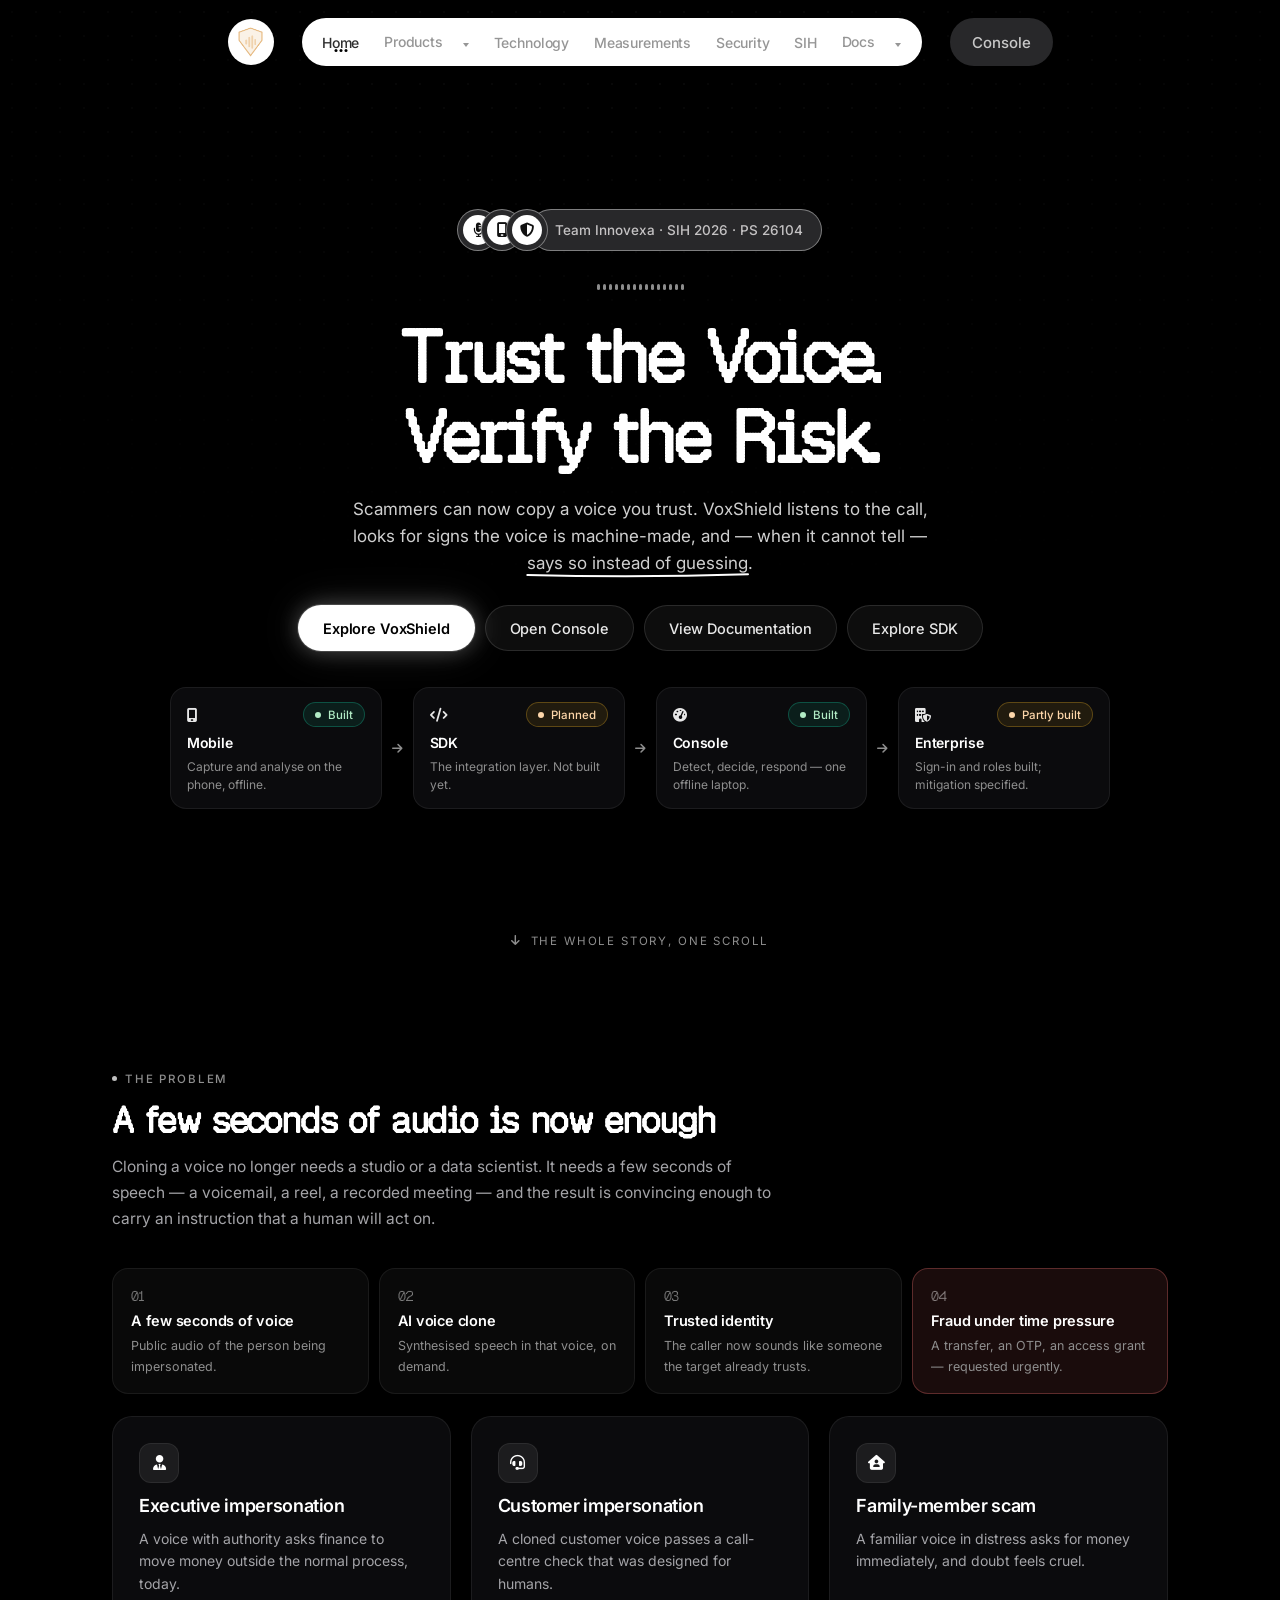
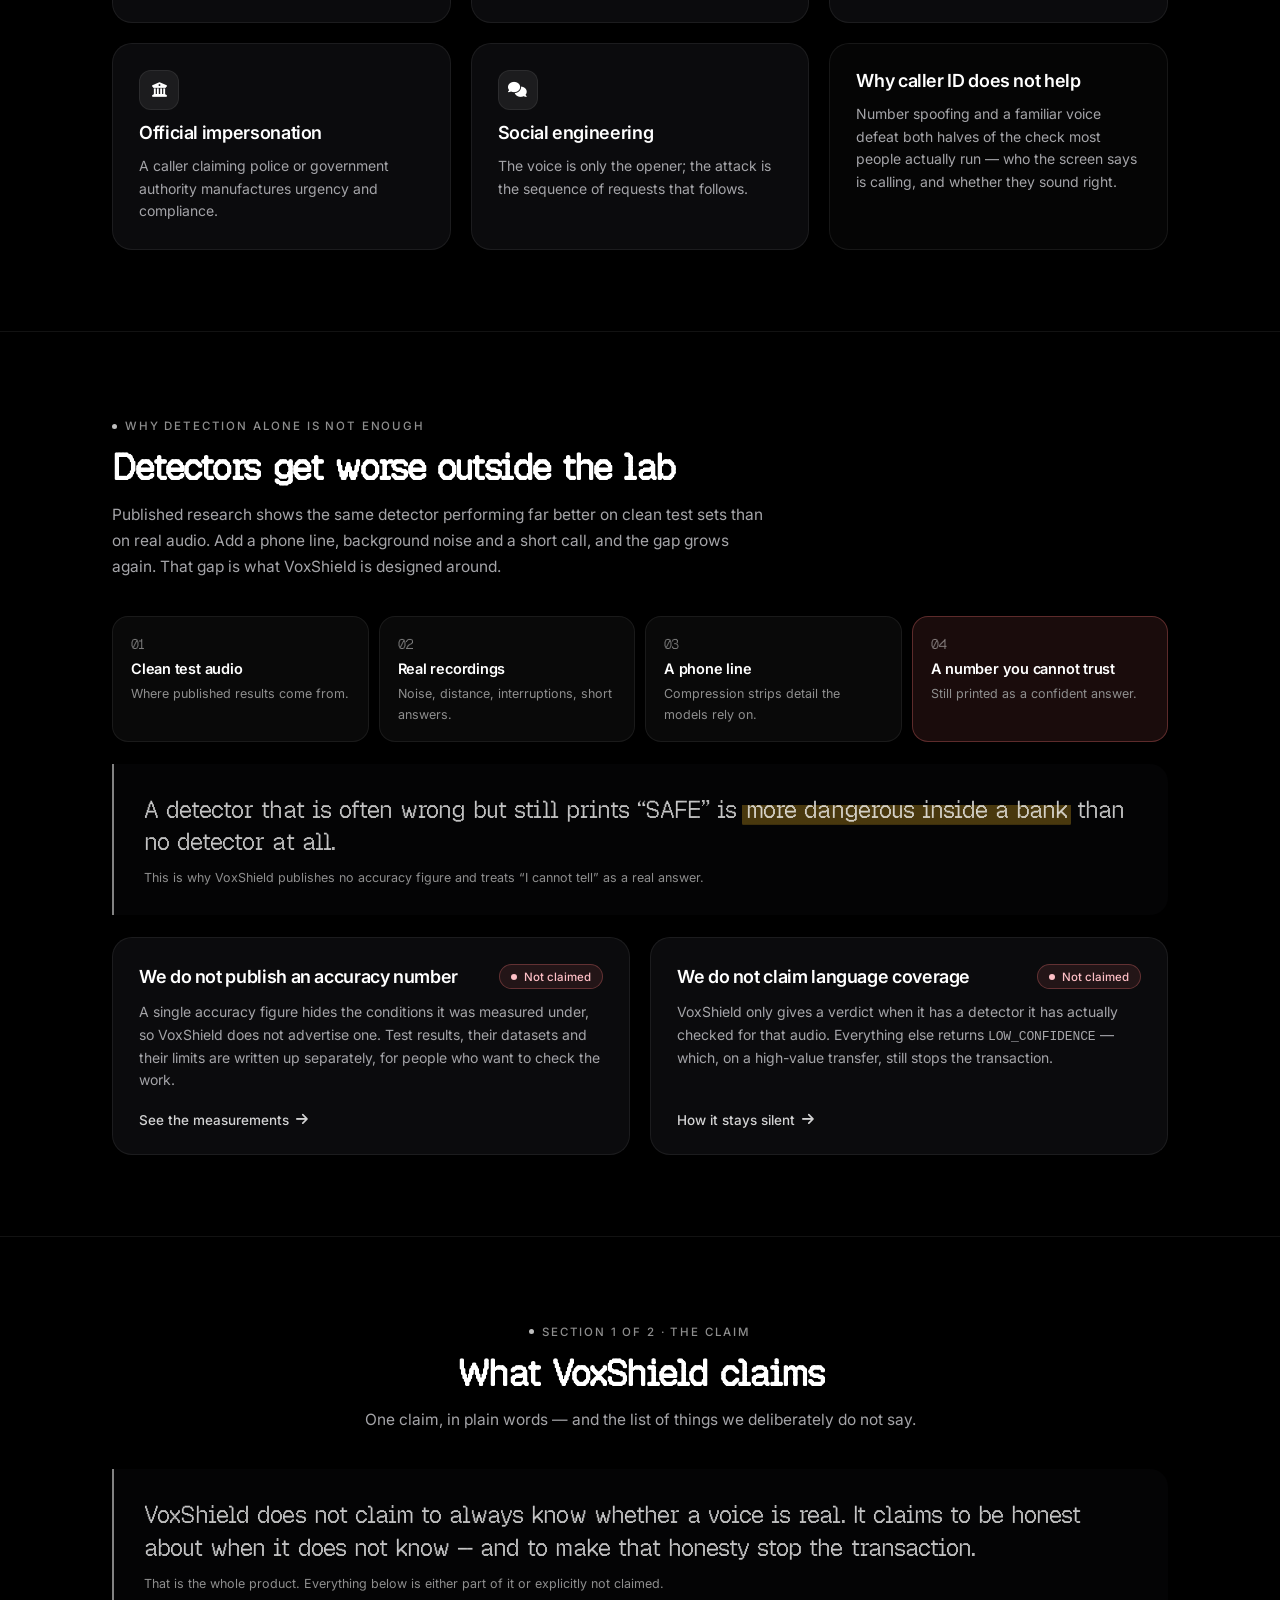
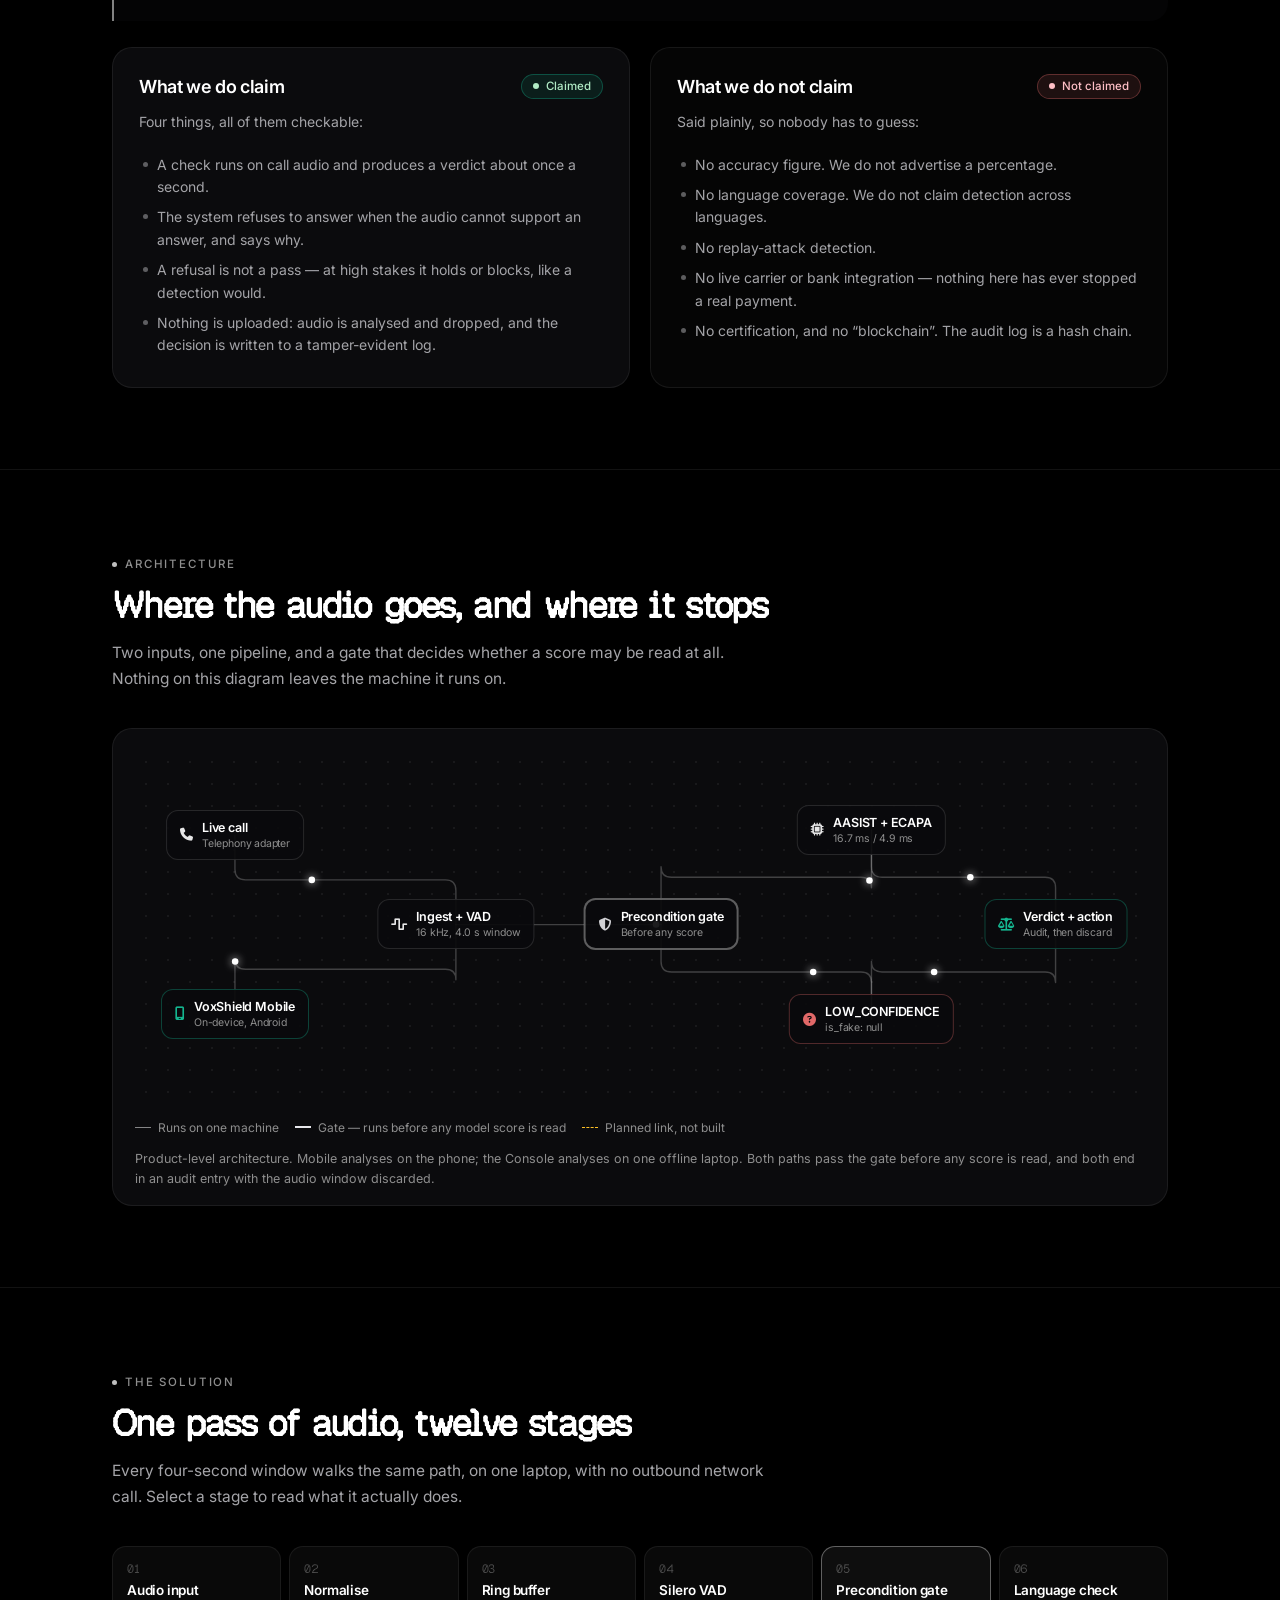
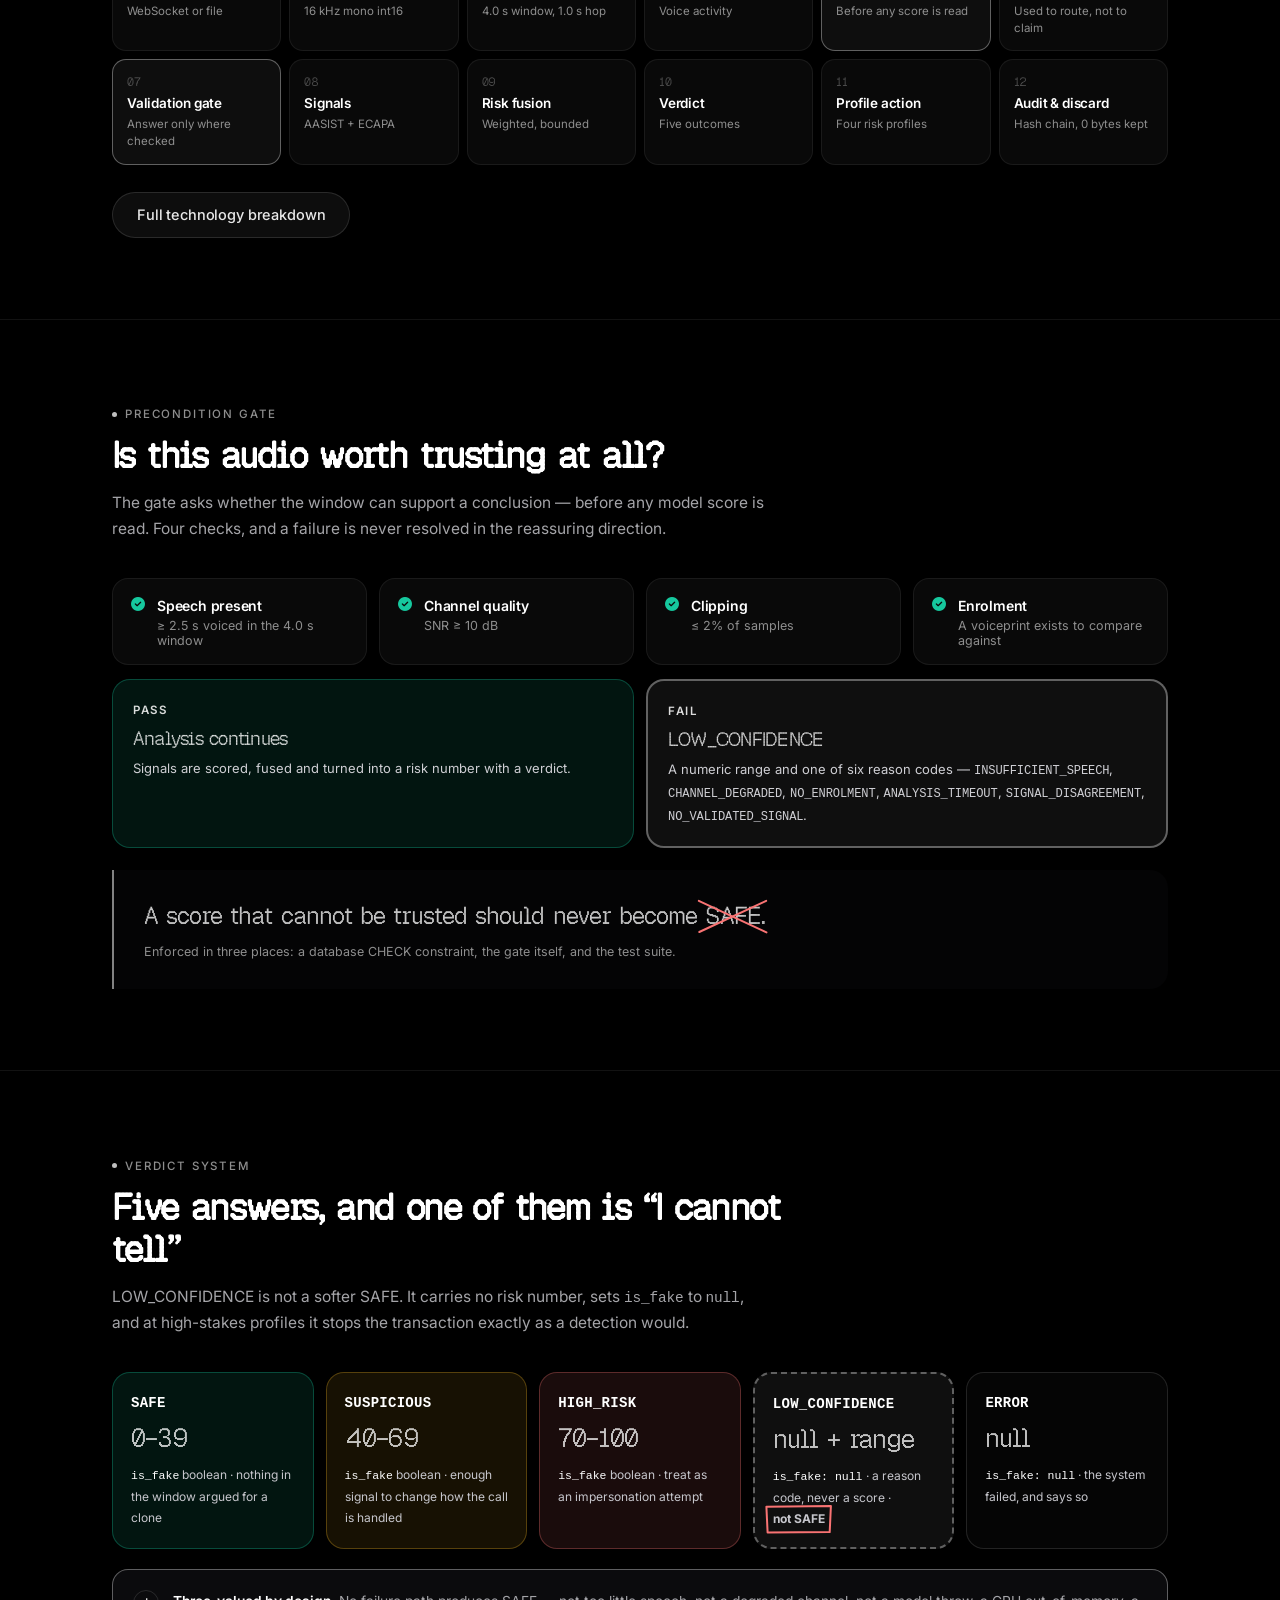
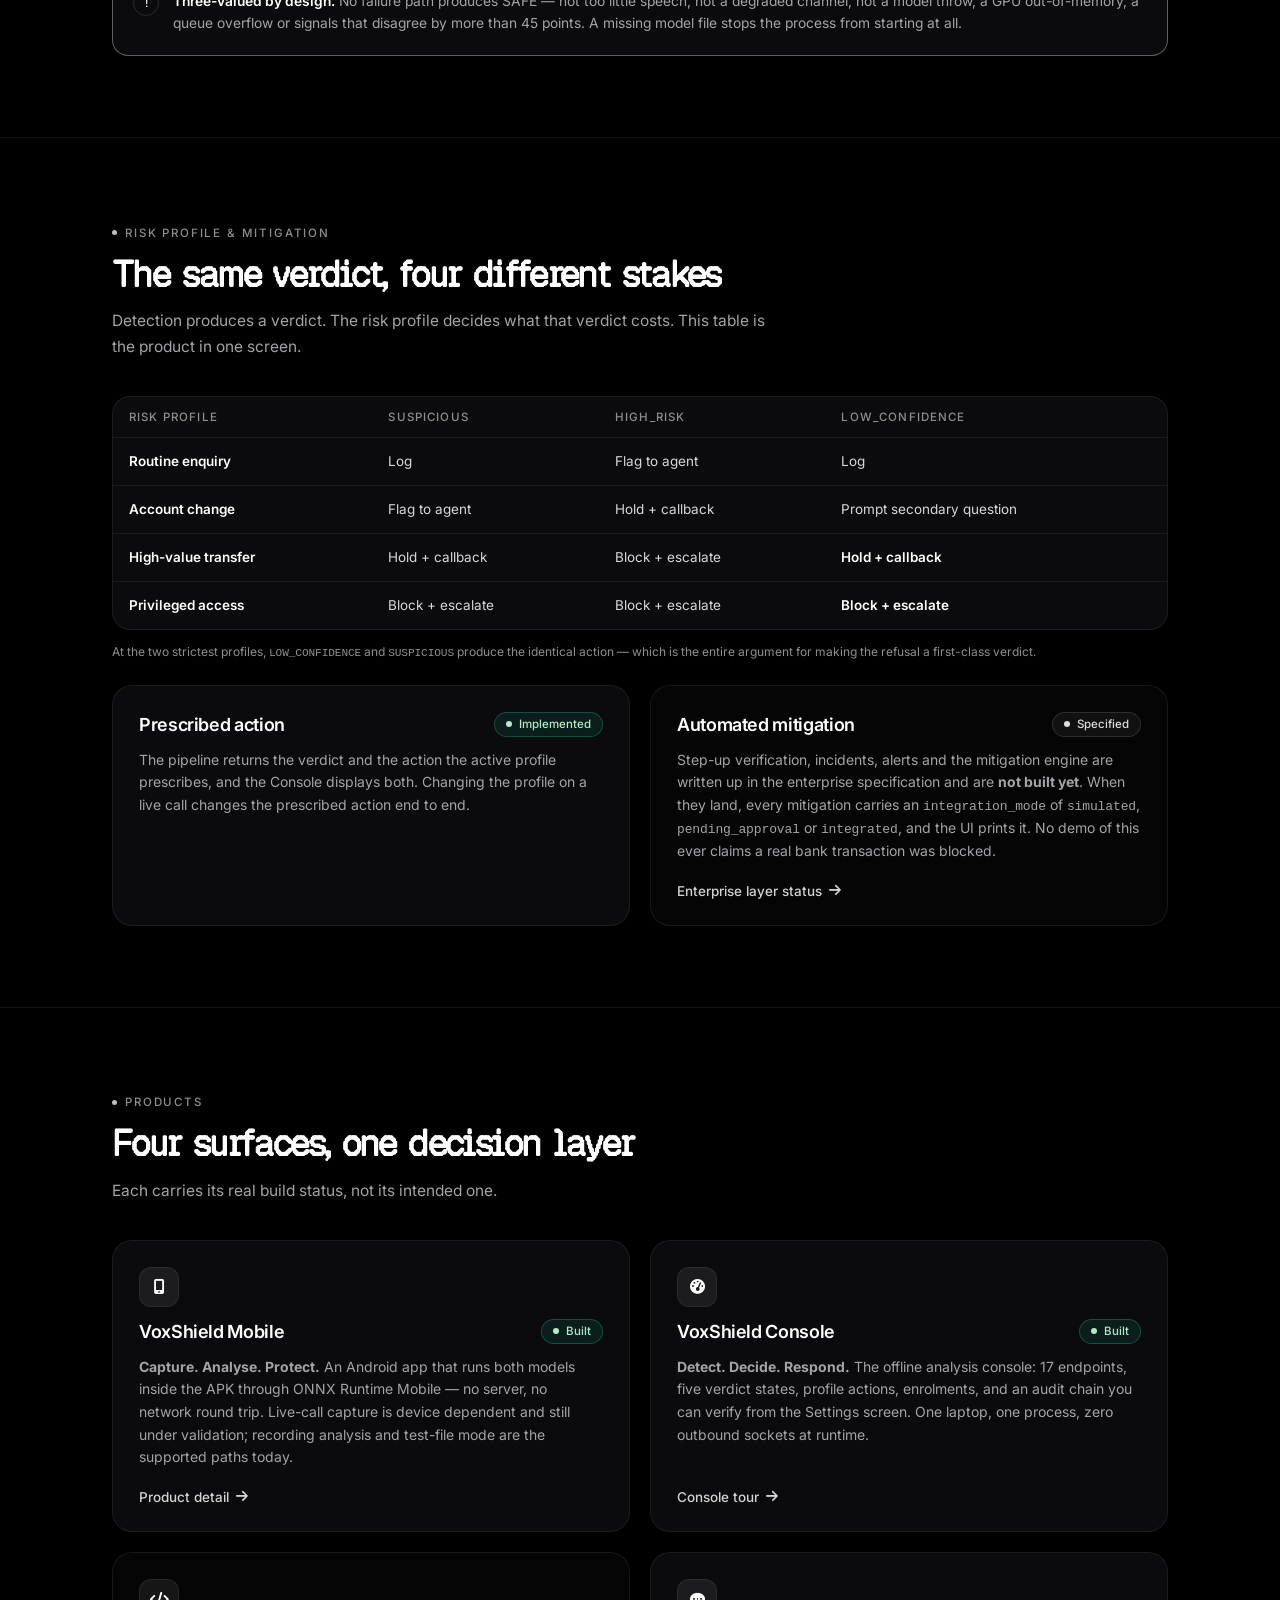
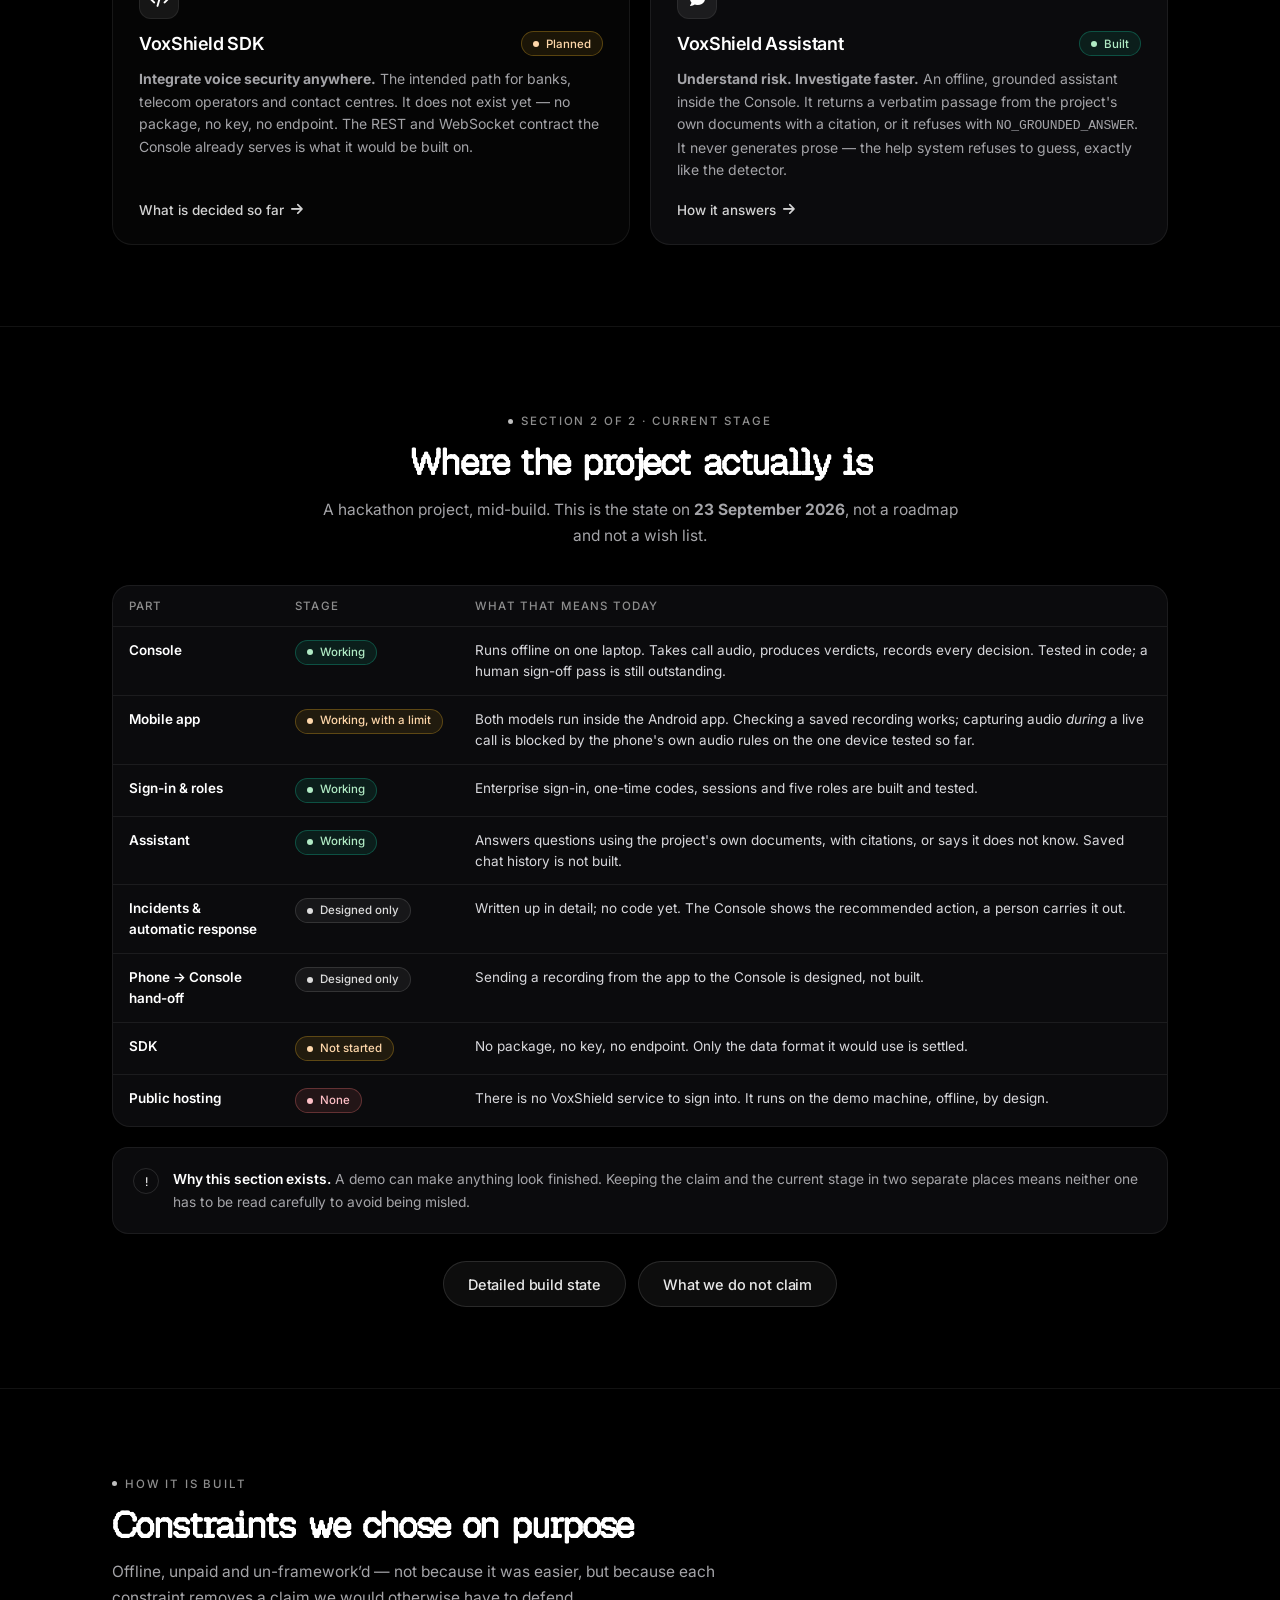
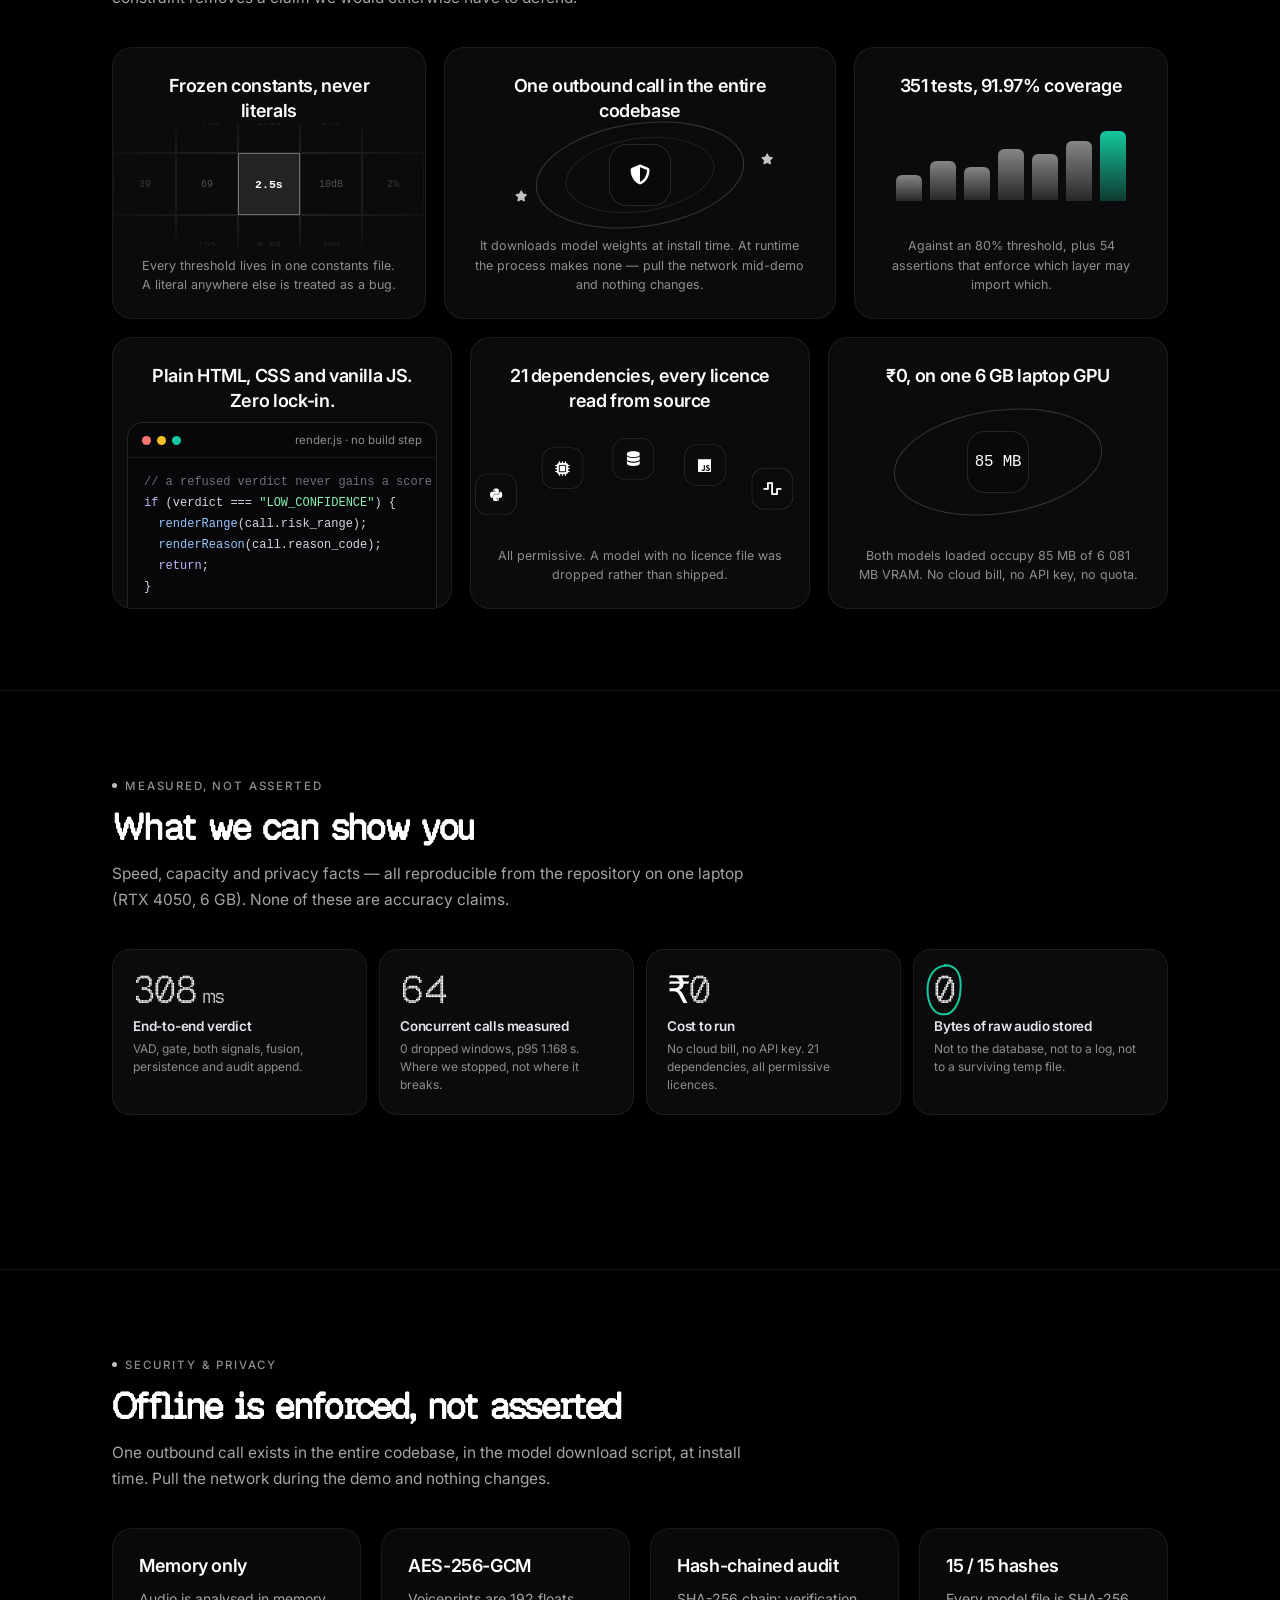
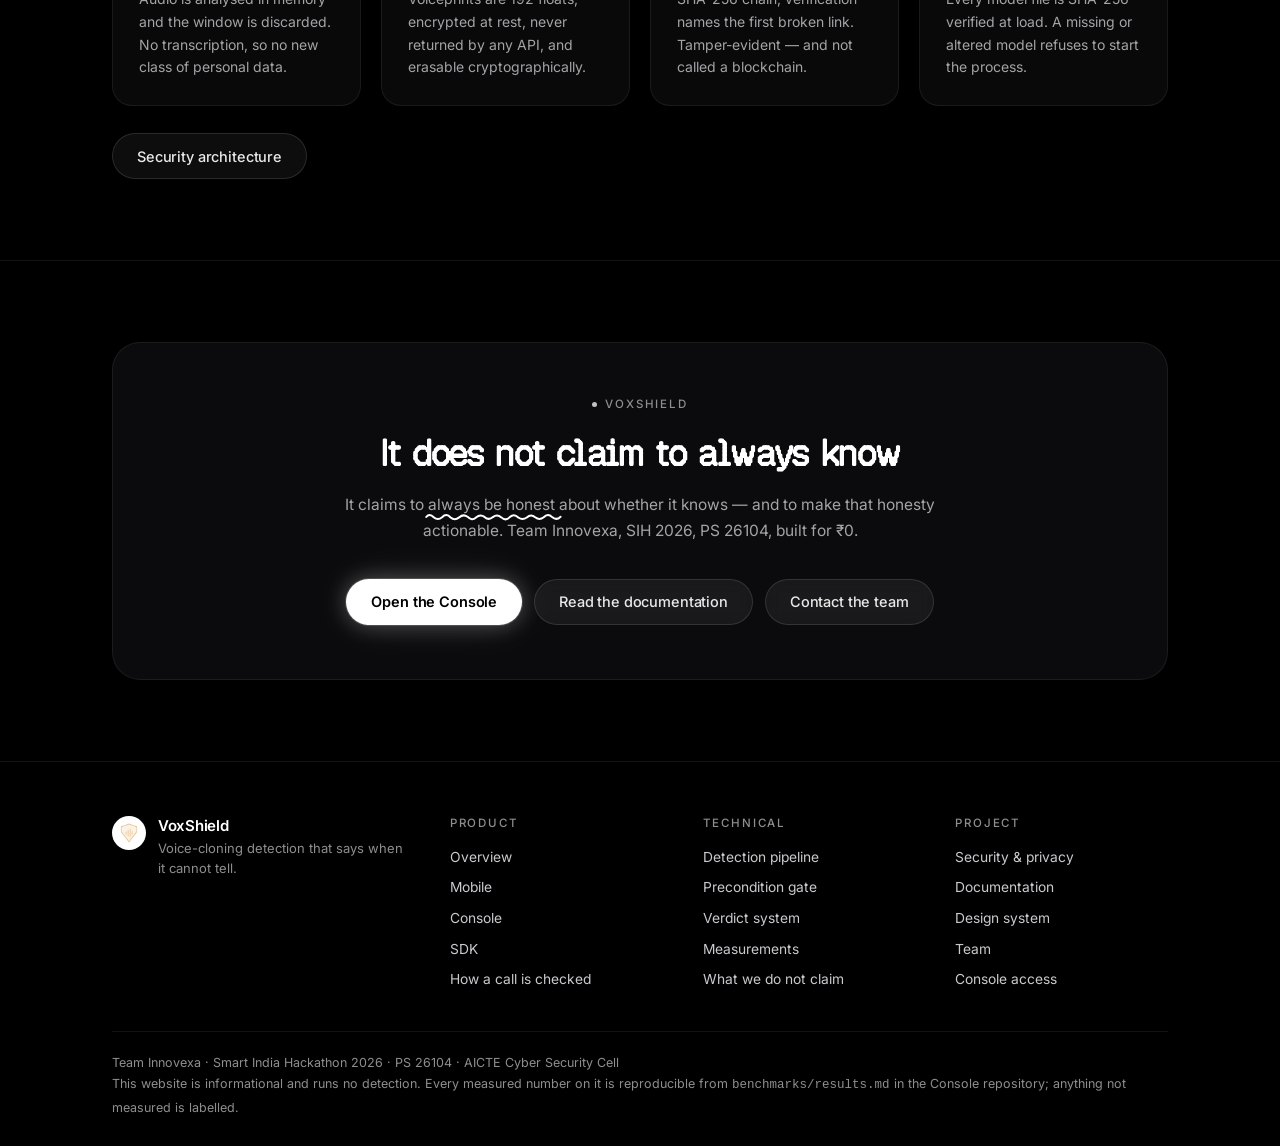
<file: index.html>
<!DOCTYPE html>
<html lang="en">
<head>
  <meta charset="UTF-8" />
  <meta name="viewport" content="width=device-width, initial-scale=1.0, viewport-fit=cover" />
  <title>VoxShield — Trust the Voice. Verify the Risk.</title>
  <meta name="description" content="VoxShield is a voice-cloning protection ecosystem: on-device mobile detection, an offline console, and a decision layer that says LOW_CONFIDENCE instead of guessing. Team Innovexa, SIH 2026, PS 26104." />
  <meta name="theme-color" content="#000000" />
  <meta name="color-scheme" content="dark" />

  <link rel="icon" type="image/webp" href="assets/logo.webp" />

  <link rel="preconnect" href="https://fonts.googleapis.com" />
  <link rel="preconnect" href="https://fonts.gstatic.com" crossorigin />
  <link href="https://fonts.googleapis.com/css2?family=Inter:wght@400;500;600&display=swap" rel="stylesheet" />
  <link href="https://db.onlinewebfonts.com/c/8cb707a9b8a73f8a7403336b861c3074?family=BubbledotICG-FinePos" rel="stylesheet" />
  <link rel="stylesheet" href="https://cdnjs.cloudflare.com/ajax/libs/font-awesome/6.5.2/css/all.min.css" integrity="sha512-SnH5WK+bZxgPHs44uWIX+LLJAJ9/2PkPKZ5QiAj6Ta86w+fsb2TkcmfRyVX3pBnMFcV7oQPJkl9QevSCWr3W6A==" crossorigin="anonymous" referrerpolicy="no-referrer" />

  <link rel="stylesheet" href="styles.css" />
  <link rel="stylesheet" href="pages.css" />
  <script src="main.js" defer></script>
  <script src="ascii.js" defer></script>
</head>
<body>
  <a class="skip-link" href="#main">Skip to content</a>

  <!-- Shared background: one looping video behind every page -->
  <div class="bg" aria-hidden="true">
    <video class="bg-video" autoplay muted loop playsinline poster="data:image/svg+xml;utf8,<svg xmlns='http://www.w3.org/2000/svg' width='1' height='1'></svg>">
      <source src="https://d8j0ntlcm91z4.cloudfront.net/user_38xzZboKViGWJOttwIXH07lWA1P/hf_20260809_012548_ef22562c-c0ae-4816-ad9d-f8922af4e6a7.mp4" type="video/mp4" />
    </video>
  </div>
  <div class="page-bg" aria-hidden="true"></div>

  <div class="page-header">
    <header class="header">
      <a href="index.html" class="logo-btn" aria-label="VoxShield, home">
        <img src="assets/logo.webp" alt="" width="52" height="52" class="logo-img" />
      </a>

      <nav class="nav-pill" aria-label="Primary navigation">
        <ul class="nav-links">
          <li><a href="index.html" class="nav-link active" aria-current="page">Home</a></li>
          <li class="has-menu"><a href="products.html" class="nav-link">Products</a><button class="nav-trigger" type="button" aria-expanded="false" aria-label="Open Products menu"><span class="caret" aria-hidden="true"></span></button><div class="nav-menu" data-open="false"><a href="products.html#mobile">VoxShield Mobile<span>On-device Android detection</span></a><a href="products.html#console">VoxShield Console<span>Detect, decide, respond</span></a><a href="products.html#sdk">VoxShield SDK<span>Planned integration layer</span></a><a href="products.html#assistant">VoxShield Assistant<span>Grounded answers, or none</span></a></div></li>
          <li><a href="technology.html" class="nav-link">Technology</a></li>
          <li><a href="benchmarks.html" class="nav-link">Measurements</a></li>
          <li><a href="security.html" class="nav-link">Security</a></li>
          <li><a href="sih.html" class="nav-link">SIH</a></li>
          <li class="has-menu"><a href="docs.html" class="nav-link">Docs</a><button class="nav-trigger" type="button" aria-expanded="false" aria-label="Open Docs menu"><span class="caret" aria-hidden="true"></span></button><div class="nav-menu" data-open="false"><a href="docs.html#technical">Architecture & pipeline<span>Gate, fusion, verdicts</span></a><a href="docs.html#security">Security & privacy<span>Audit chain, retention</span></a><a href="docs.html#evaluation">Evaluation<span>Measurements and limits</span></a><a href="docs.html#integration">Integration<span>API contract and wire format</span></a><a href="docs.html#project">Project documents<span>PRD, TRD, SIH material</span></a></div></li>
        </ul>
      </nav>

      <a href="console.html" class="signin-btn">Console</a>

      <button class="burger-btn" id="burger-btn" type="button" aria-expanded="false" aria-controls="mobile-menu" aria-label="Toggle navigation menu">
        <span class="bar"></span>
        <span class="bar"></span>
        <span class="bar"></span>
      </button>
    </header>
  </div>

  <main id="main">
    <!-- ================= HERO ================= -->
    <section class="hero-full">
      <div class="shell hero-body">
        <div class="trust-row anim" style="--d: 0.05s;">
          <div class="avatar-group">
            <div class="avatar avatar-1" title="Voice analysis">
              <div class="avatar-inner"><i class="fa-solid fa-microphone-lines" aria-hidden="true"></i></div>
            </div>
            <div class="avatar avatar-2" title="On-device Android app">
              <div class="avatar-inner"><i class="fa-solid fa-mobile-screen" aria-hidden="true"></i></div>
            </div>
            <div class="avatar avatar-3" title="Offline console">
              <div class="avatar-inner"><i class="fa-solid fa-shield-halved" aria-hidden="true"></i></div>
            </div>
            <div class="trust-pill"><span>Team Innovexa &middot; SIH 2026 &middot; PS 26104</span></div>
          </div>
        </div>

        <div class="wave anim" style="--d: 0.1s;" aria-hidden="true">
          <span style="--i: 0"></span><span style="--i: 1"></span><span style="--i: 2"></span>
          <span style="--i: 3"></span><span style="--i: 4"></span><span style="--i: 5"></span>
          <span style="--i: 6"></span><span style="--i: 7"></span><span style="--i: 8"></span>
          <span style="--i: 9"></span><span style="--i: 10"></span><span style="--i: 11"></span>
          <span style="--i: 12"></span><span style="--i: 13"></span><span style="--i: 14"></span>
        </div>

        <h1 class="hero-headline">
          <span class="headline-line line-1">Trust the Voice.</span>
          <span class="headline-line line-2">Verify the Risk.</span>
        </h1>

        <p class="hero-sub anim" style="--d: 0.28s;">
          Scammers can now copy a voice you trust. VoxShield listens to the call, looks for signs the voice
          is machine-made, and &mdash; when it cannot tell &mdash;
          <span class="annot" data-annot="underline" data-annot-delay="0.9">says so instead of guessing</span>.
        </p>

        <div class="hero-cta anim" style="--d: 0.36s;">
          <a class="btn btn--primary" href="#problem">Explore VoxShield</a>
          <a class="btn btn--ghost" href="console.html">Open Console</a>
          <a class="btn btn--ghost" href="docs.html">View Documentation</a>
          <a class="btn btn--ghost" href="products.html#sdk">Explore SDK</a>
        </div>

        <div class="eco anim" style="--d: 0.46s;">
          <a class="eco__node" href="products.html#mobile">
            <span class="eco__top">
              <i class="fa-solid fa-mobile-screen eco__icon" aria-hidden="true"></i>
              <span class="badge badge--built badge-sm">Built</span>
            </span>
            <span class="eco__name">Mobile</span>
            <span class="eco__note">Capture and analyse on the phone, offline.</span>
          </a>
          <span class="eco__arrow" aria-hidden="true"><i class="fa-solid fa-arrow-right"></i></span>
          <a class="eco__node" href="products.html#sdk">
            <span class="eco__top">
              <i class="fa-solid fa-code eco__icon" aria-hidden="true"></i>
              <span class="badge badge--planned">Planned</span>
            </span>
            <span class="eco__name">SDK</span>
            <span class="eco__note">The integration layer. Not built yet.</span>
          </a>
          <span class="eco__arrow" aria-hidden="true"><i class="fa-solid fa-arrow-right"></i></span>
          <a class="eco__node" href="console.html">
            <span class="eco__top">
              <i class="fa-solid fa-gauge-high eco__icon" aria-hidden="true"></i>
              <span class="badge badge--built">Built</span>
            </span>
            <span class="eco__name">Console</span>
            <span class="eco__note">Detect, decide, respond &mdash; one offline laptop.</span>
          </a>
          <span class="eco__arrow" aria-hidden="true"><i class="fa-solid fa-arrow-right"></i></span>
          <a class="eco__node" href="console.html#enterprise">
            <span class="eco__top">
              <i class="fa-solid fa-building-shield eco__icon" aria-hidden="true"></i>
              <span class="badge badge--wip">Partly built</span>
            </span>
            <span class="eco__name">Enterprise</span>
            <span class="eco__note">Sign-in and roles built; mitigation specified.</span>
          </a>
        </div>
      </div>

      <div class="shell">
        <p class="scroll-cue"><i class="fa-solid fa-arrow-down" aria-hidden="true"></i> The whole story, one scroll</p>
      </div>
    </section>

    <!-- ================= PROBLEM ================= -->
    <section class="section" id="problem" aria-labelledby="problem-title">
      <div class="shell">
        <div class="section-head" data-reveal>
          <p class="eyebrow">The problem</p>
          <h2 class="section-title" id="problem-title">A few seconds of audio is now enough</h2>
          <p class="sub">
            Cloning a voice no longer needs a studio or a data scientist. It needs a few seconds of
            speech &mdash; a voicemail, a reel, a recorded meeting &mdash; and the result is
            convincing enough to carry an instruction that a human will act on.
          </p>
        </div>

        <div class="chain" data-reveal>
          <div class="chain__step">
            <span class="chain__k">01</span>
            <span class="chain__t">A few seconds of voice</span>
            <span class="chain__d">Public audio of the person being impersonated.</span>
          </div>
          <div class="chain__step">
            <span class="chain__k">02</span>
            <span class="chain__t">AI voice clone</span>
            <span class="chain__d">Synthesised speech in that voice, on demand.</span>
          </div>
          <div class="chain__step">
            <span class="chain__k">03</span>
            <span class="chain__t">Trusted identity</span>
            <span class="chain__d">The caller now sounds like someone the target already trusts.</span>
          </div>
          <div class="chain__step chain__step--end">
            <span class="chain__k">04</span>
            <span class="chain__t">Fraud under time pressure</span>
            <span class="chain__d">A transfer, an OTP, an access grant &mdash; requested urgently.</span>
          </div>
        </div>

        <div class="grid grid--3" style="margin-top: 22px;">
          <article class="card" data-reveal>
            <span class="card__icon"><i class="fa-solid fa-user-tie" aria-hidden="true"></i></span>
            <h3 class="card__title">Executive impersonation</h3>
            <p class="card__desc">A voice with authority asks finance to move money outside the normal process, today.</p>
          </article>
          <article class="card" data-reveal style="--d: 0.05s;">
            <span class="card__icon"><i class="fa-solid fa-headset" aria-hidden="true"></i></span>
            <h3 class="card__title">Customer impersonation</h3>
            <p class="card__desc">A cloned customer voice passes a call-centre check that was designed for humans.</p>
          </article>
          <article class="card" data-reveal style="--d: 0.1s;">
            <span class="card__icon"><i class="fa-solid fa-house-user" aria-hidden="true"></i></span>
            <h3 class="card__title">Family-member scam</h3>
            <p class="card__desc">A familiar voice in distress asks for money immediately, and doubt feels cruel.</p>
          </article>
          <article class="card" data-reveal style="--d: 0.15s;">
            <span class="card__icon"><i class="fa-solid fa-building-columns" aria-hidden="true"></i></span>
            <h3 class="card__title">Official impersonation</h3>
            <p class="card__desc">A caller claiming police or government authority manufactures urgency and compliance.</p>
          </article>
          <article class="card" data-reveal style="--d: 0.2s;">
            <span class="card__icon"><i class="fa-solid fa-comments" aria-hidden="true"></i></span>
            <h3 class="card__title">Social engineering</h3>
            <p class="card__desc">The voice is only the opener; the attack is the sequence of requests that follows.</p>
          </article>
          <article class="card card--muted" data-reveal style="--d: 0.25s;">
            <div class="card__head">
              <h3 class="card__title">Why caller ID does not help</h3>
            </div>
            <p class="card__desc">
              Number spoofing and a familiar voice defeat both halves of the check most people
              actually run &mdash; who the screen says is calling, and whether they sound right.
            </p>
          </article>
        </div>
      </div>
    </section>

    <!-- ================= DETECTION PROBLEM ================= -->
    <section class="section" id="detection-problem" aria-labelledby="dp-title">
      <div class="shell">
        <div class="section-head" data-reveal>
          <p class="eyebrow">Why detection alone is not enough</p>
          <h2 class="section-title" id="dp-title">Detectors get worse outside the lab</h2>
          <p class="sub">
            Published research shows the same detector performing far better on clean test sets than on
            real audio. Add a phone line, background noise and a short call, and the gap grows again.
            That gap is what VoxShield is designed around.
          </p>
        </div>

        <div class="chain" data-reveal>
          <div class="chain__step">
            <span class="chain__k">01</span>
            <span class="chain__t">Clean test audio</span>
            <span class="chain__d">Where published results come from.</span>
          </div>
          <div class="chain__step">
            <span class="chain__k">02</span>
            <span class="chain__t">Real recordings</span>
            <span class="chain__d">Noise, distance, interruptions, short answers.</span>
          </div>
          <div class="chain__step">
            <span class="chain__k">03</span>
            <span class="chain__t">A phone line</span>
            <span class="chain__d">Compression strips detail the models rely on.</span>
          </div>
          <div class="chain__step chain__step--end">
            <span class="chain__k">04</span>
            <span class="chain__t">A number you cannot trust</span>
            <span class="chain__d">Still printed as a confident answer.</span>
          </div>
        </div>

        <figure class="pull" data-reveal style="margin-top: 22px;">
          <p>A detector that is often wrong but still prints &ldquo;SAFE&rdquo; is <span class="annot annot--mark" data-annot="highlight">more dangerous inside a bank</span> than no detector at all.</p>
          <cite>This is why VoxShield publishes no accuracy figure and treats &ldquo;I cannot tell&rdquo; as a real answer.</cite>
        </figure>

        <div class="grid grid--2" style="margin-top: 22px;">
          <article class="card" data-reveal>
            <div class="card__head">
              <h3 class="card__title">We do not publish an accuracy number</h3>
              <span class="badge badge--limit">Not claimed</span>
            </div>
            <p class="card__desc">
              A single accuracy figure hides the conditions it was measured under, so VoxShield does not
              advertise one. Test results, their datasets and their limits are written up separately, for
              people who want to check the work.
            </p>
            <a class="card__link" href="benchmarks.html">See the measurements <i class="fa-solid fa-arrow-right" aria-hidden="true"></i></a>
          </article>
          <article class="card" data-reveal style="--d: 0.06s;">
            <div class="card__head">
              <h3 class="card__title">We do not claim language coverage</h3>
              <span class="badge badge--limit">Not claimed</span>
            </div>
            <p class="card__desc">
              VoxShield only gives a verdict when it has a detector it has actually checked for that audio.
              Everything else returns <span class="mono">LOW_CONFIDENCE</span> &mdash; which, on a high-value
              transfer, still stops the transaction.
            </p>
            <a class="card__link" href="technology.html#language-gate">How it stays silent <i class="fa-solid fa-arrow-right" aria-hidden="true"></i></a>
          </article>
        </div>
      </div>
    </section>

    <!-- ================= THE CLAIM ================= -->
    <section class="section" id="claim" aria-labelledby="claim-title">
      <div class="shell">
        <div class="section-head section-head--center" data-reveal>
          <p class="eyebrow">Section 1 of 2 &middot; The claim</p>
          <h2 class="section-title" id="claim-title">What VoxShield claims</h2>
          <p class="sub">
            One claim, in plain words &mdash; and the list of things we deliberately do not say.
          </p>
        </div>

        <figure class="pull" data-reveal style="margin-bottom: 26px;">
          <p>VoxShield does not claim to always know whether a voice is real. It claims to be honest about when it does not know &mdash; and to make that honesty stop the transaction.</p>
          <cite>That is the whole product. Everything below is either part of it or explicitly not claimed.</cite>
        </figure>

        <div class="grid grid--2">
          <article class="card" data-reveal>
            <div class="card__head">
              <h3 class="card__title">What we do claim</h3>
              <span class="badge badge--implemented">Claimed</span>
            </div>
            <p class="card__desc" style="margin-bottom: 4px;">Four things, all of them checkable:</p>
            <ul class="plain">
              <li>A check runs on call audio and produces a verdict about once a second.</li>
              <li>The system refuses to answer when the audio cannot support an answer, and says why.</li>
              <li>A refusal is not a pass &mdash; at high stakes it holds or blocks, like a detection would.</li>
              <li>Nothing is uploaded: audio is analysed and dropped, and the decision is written to a tamper-evident log.</li>
            </ul>
          </article>

          <article class="card card--muted" data-reveal style="--d: 0.06s;">
            <div class="card__head">
              <h3 class="card__title">What we do not claim</h3>
              <span class="badge badge--limit">Not claimed</span>
            </div>
            <p class="card__desc" style="margin-bottom: 4px;">Said plainly, so nobody has to guess:</p>
            <ul class="plain">
              <li>No accuracy figure. We do not advertise a percentage.</li>
              <li>No language coverage. We do not claim detection across languages.</li>
              <li>No replay-attack detection.</li>
              <li>No live carrier or bank integration &mdash; nothing here has ever stopped a real payment.</li>
              <li>No certification, and no &ldquo;blockchain&rdquo;. The audit log is a hash chain.</li>
            </ul>
          </article>
        </div>
      </div>
    </section>

    <!-- ================= ARCHITECTURE ================= -->
    <section class="section" id="architecture" aria-labelledby="arch-title">
      <div class="shell">
        <div class="section-head" data-reveal>
          <p class="eyebrow">Architecture</p>
          <h2 class="section-title" id="arch-title">Where the audio goes, and where it stops</h2>
          <p class="sub">
            Two inputs, one pipeline, and a gate that decides whether a score may be read at all.
            Nothing on this diagram leaves the machine it runs on.
          </p>
        </div>

        <figure class="circuit" data-circuit data-width="960" data-height="330" data-pulse-speed="2.4" data-reveal>
          <script type="application/json">
            {
              "nodes": [
                { "id": "call", "x": 95, "y": 80, "label": "Live call", "note": "Telephony adapter", "icon": "fa-solid fa-phone" },
                { "id": "mobile", "x": 95, "y": 250, "label": "VoxShield Mobile", "note": "On-device, Android", "icon": "fa-solid fa-mobile-screen", "state": "safe", "href": "products.html#mobile" },
                { "id": "ingest", "x": 305, "y": 165, "label": "Ingest + VAD", "note": "16 kHz, 4.0 s window", "icon": "fa-solid fa-wave-square" },
                { "id": "gate", "x": 500, "y": 165, "label": "Precondition gate", "note": "Before any score", "icon": "fa-solid fa-shield-halved", "state": "gate", "href": "technology.html#gate" },
                { "id": "signals", "x": 700, "y": 75, "label": "AASIST + ECAPA", "note": "16.7 ms / 4.9 ms", "icon": "fa-solid fa-microchip" },
                { "id": "lowconf", "x": 700, "y": 255, "label": "LOW_CONFIDENCE", "note": "is_fake: null", "icon": "fa-solid fa-circle-question", "state": "risk" },
                { "id": "verdict", "x": 875, "y": 165, "label": "Verdict + action", "note": "Audit, then discard", "icon": "fa-solid fa-scale-balanced", "state": "safe", "href": "technology.html#verdicts" }
              ],
              "connections": [
                { "from": "call", "to": "ingest", "animated": true },
                { "from": "mobile", "to": "ingest", "animated": true },
                { "from": "ingest", "to": "gate", "animated": true },
                { "from": "gate", "to": "signals", "animated": true },
                { "from": "gate", "to": "lowconf", "animated": true },
                { "from": "signals", "to": "verdict", "animated": true },
                { "from": "lowconf", "to": "verdict", "animated": true }
              ]
            }
          </script>
          <div class="circuit__legend">
            <span><i class="circuit__key" aria-hidden="true"></i> Runs on one machine</span>
            <span><i class="circuit__key circuit__key--gate" aria-hidden="true"></i> Gate &mdash; runs before any model score is read</span>
            <span><i class="circuit__key circuit__key--planned" aria-hidden="true"></i> Planned link, not built</span>
          </div>
          <figcaption>
            Product-level architecture. Mobile analyses on the phone; the Console analyses on one offline
            laptop. Both paths pass the gate before any score is read, and both end in an audit entry with
            the audio window discarded.
          </figcaption>
        </figure>
      </div>
    </section>

    <!-- ================= SOLUTION / PIPELINE ================= -->
    <section class="section" id="pipeline" aria-labelledby="pipe-title">
      <div class="shell">
        <div class="section-head" data-reveal>
          <p class="eyebrow">The solution</p>
          <h2 class="section-title" id="pipe-title">One pass of audio, twelve stages</h2>
          <p class="sub">
            Every four-second window walks the same path, on one laptop, with no outbound network
            call. Select a stage to read what it actually does.
          </p>
        </div>

        <div class="pipe" data-reveal data-pipeline>
          <button class="pipe__stage" type="button" aria-expanded="false" data-stage="1"
            data-title="Audio input"
            data-body="Call audio arrives over a WebSocket from the telephony adapter, or as an uploaded file. Uploads are checked by extension and magic bytes, capped at 50 MB, and deleted in a finally block. Nothing is kept."><span class="pipe__n">01</span><span class="pipe__name">Audio input</span><span class="pipe__hint">WebSocket or file</span></button>

          <button class="pipe__stage" type="button" aria-expanded="false" data-stage="2"
            data-title="Normalise"
            data-body="Everything is resampled to the frozen format before analysis: 16 000 Hz, mono, int16 little-endian. A literal sample rate anywhere outside constants.py is treated as a bug."><span class="pipe__n">02</span><span class="pipe__name">Normalise</span><span class="pipe__hint">16 kHz mono int16</span></button>

          <button class="pipe__stage" type="button" aria-expanded="false" data-stage="3"
            data-title="Ring buffer"
            data-body="A 4.0-second window advances in 1.0-second hops, so the system produces roughly one verdict per second for a live call rather than one answer at the end of it."><span class="pipe__n">03</span><span class="pipe__name">Ring buffer</span><span class="pipe__hint">4.0 s window, 1.0 s hop</span></button>

          <button class="pipe__stage" type="button" aria-expanded="false" data-stage="4"
            data-title="Silero VAD"
            data-body="Silero VAD v5 (ONNX, MIT, 2.3 MB, CPU) marks which 32 ms frames contain speech at threshold 0.5. Silence never reaches a model, and voiced duration is what the gate measures."><span class="pipe__n">04</span><span class="pipe__name">Silero VAD</span><span class="pipe__hint">Voice activity</span></button>

          <button class="pipe__stage pipe__stage--gate" type="button" aria-expanded="false" data-stage="5"
            data-title="Precondition gate — the load-bearing wall"
            data-body="The gate runs before any model score is read, not after. It requires at least 2.5 s of voiced speech, SNR of at least 10 dB, clipping no worse than 2%, and an available enrolment. Fail any one and the window returns LOW_CONFIDENCE with a reason code — a score that exists is a score someone will eventually display."><span class="pipe__n">05</span><span class="pipe__name">Precondition gate</span><span class="pipe__hint">Before any score is read</span></button>

          <button class="pipe__stage" type="button" aria-expanded="false" data-stage="6"
            data-title="Language check"
            data-body="A language-identification step runs only so the system knows whether it has a detector it has actually checked for this audio. It does not transcribe anything, and it is not a claim that VoxShield works across languages."><span class="pipe__n">06</span><span class="pipe__name">Language check</span><span class="pipe__hint">Used to route, not to claim</span></button>

          <button class="pipe__stage pipe__stage--gate" type="button" aria-expanded="false" data-stage="7"
            data-title="Validation gate"
            data-body="If the audio falls outside the narrow case the team has actually checked, the synthesis score is withheld rather than reported, and the verdict becomes LOW_CONFIDENCE with the reason NO_VALIDATED_SIGNAL. Refusing to answer is the feature."><span class="pipe__n">07</span><span class="pipe__name">Validation gate</span><span class="pipe__hint">Answer only where checked</span></button>

          <button class="pipe__stage" type="button" aria-expanded="false" data-stage="8"
            data-title="Signals — AASIST and ECAPA-TDNN"
            data-body="One model looks for signs that speech was generated rather than spoken (16.7 ms per window on a laptop GPU); another compares the speaker against the enrolled voiceprint (4.9 ms). Two further signals were built, tested, and deliberately left switched off because they did not earn their place."><span class="pipe__n">08</span><span class="pipe__name">Signals</span><span class="pipe__hint">AASIST + ECAPA</span></button>

          <button class="pipe__stage" type="button" aria-expanded="false" data-stage="9"
            data-title="Risk fusion"
            data-body="Weights are synthesis 0.45, speaker 0.25, phase 0.20, prosody 0.10 — heuristic and uncalibrated, and we say so. A missing signal contributes 0 at the low end of the range and its full weight at the high end, so the result is a provable bound rather than a guess. No signal at all gives exactly [0, 100]."><span class="pipe__n">09</span><span class="pipe__name">Risk fusion</span><span class="pipe__hint">Weighted, bounded</span></button>

          <button class="pipe__stage" type="button" aria-expanded="false" data-stage="10"
            data-title="Verdict"
            data-body="Five outcomes: SAFE 0–39, SUSPICIOUS 40–69, HIGH_RISK 70–100, LOW_CONFIDENCE (risk null, plus a numeric range and one of six reason codes) and ERROR. is_fake is three-valued — true, false or null. A client that reads null as false is a broken client."><span class="pipe__n">10</span><span class="pipe__name">Verdict</span><span class="pipe__hint">Five outcomes</span></button>

          <button class="pipe__stage" type="button" aria-expanded="false" data-stage="11"
            data-title="Risk profile action"
            data-body="The same verdict means different things at different stakes. Four profiles — routine enquiry, account change, high-value transfer, privileged access — map each verdict to a prescribed action. At the two strictest profiles, LOW_CONFIDENCE and SUSPICIOUS produce the identical action."><span class="pipe__n">11</span><span class="pipe__name">Profile action</span><span class="pipe__hint">Four risk profiles</span></button>

          <button class="pipe__stage" type="button" aria-expanded="false" data-stage="12"
            data-title="Audit append, then discard"
            data-body="Each decision appends to a SHA-256 hash chain whose verify step names the sequence number of the first broken link; three corruption paths are tested. The audio window is then discarded from memory. Zero bytes of raw audio are written to disk, ever."><span class="pipe__n">12</span><span class="pipe__name">Audit &amp; discard</span><span class="pipe__hint">Hash chain, 0 bytes kept</span></button>
        </div>

        <div class="pipe__detail" data-pipeline-detail hidden>
          <h3 data-detail-title></h3>
          <p data-detail-body></p>
        </div>

        <div class="actions" data-reveal>
          <a class="btn btn--ghost" href="technology.html">Full technology breakdown</a>
        </div>
      </div>
    </section>

    <!-- ================= GATE ================= -->
    <section class="section" id="gate" aria-labelledby="gate-title">
      <div class="shell">
        <div class="section-head" data-reveal>
          <p class="eyebrow">Precondition gate</p>
          <h2 class="section-title" id="gate-title">Is this audio worth trusting at all?</h2>
          <p class="sub">
            The gate asks whether the window can support a conclusion &mdash; before any model score
            is read. Four checks, and a failure is never resolved in the reassuring direction.
          </p>
        </div>

        <div class="gate" data-reveal>
          <div class="gate__check">
            <i class="fa-solid fa-circle-check" aria-hidden="true"></i>
            <div><span class="gate__label">Speech present</span><span class="gate__value">&ge; 2.5 s voiced in the 4.0 s window</span></div>
          </div>
          <div class="gate__check">
            <i class="fa-solid fa-circle-check" aria-hidden="true"></i>
            <div><span class="gate__label">Channel quality</span><span class="gate__value">SNR &ge; 10 dB</span></div>
          </div>
          <div class="gate__check">
            <i class="fa-solid fa-circle-check" aria-hidden="true"></i>
            <div><span class="gate__label">Clipping</span><span class="gate__value">&le; 2% of samples</span></div>
          </div>
          <div class="gate__check">
            <i class="fa-solid fa-circle-check" aria-hidden="true"></i>
            <div><span class="gate__label">Enrolment</span><span class="gate__value">A voiceprint exists to compare against</span></div>
          </div>
        </div>

        <div class="gate__outcomes" data-reveal>
          <div class="outcome outcome--pass">
            <span class="outcome__k">Pass</span>
            <span class="outcome__t">Analysis continues</span>
            <span class="outcome__d">Signals are scored, fused and turned into a risk number with a verdict.</span>
          </div>
          <div class="outcome outcome--fail">
            <span class="outcome__k">Fail</span>
            <span class="outcome__t">LOW_CONFIDENCE</span>
            <span class="outcome__d">
              A numeric range and one of six reason codes &mdash; <span class="mono">INSUFFICIENT_SPEECH</span>,
              <span class="mono">CHANNEL_DEGRADED</span>, <span class="mono">NO_ENROLMENT</span>,
              <span class="mono">ANALYSIS_TIMEOUT</span>, <span class="mono">SIGNAL_DISAGREEMENT</span>,
              <span class="mono">NO_VALIDATED_SIGNAL</span>.
            </span>
          </div>
        </div>

        <figure class="pull" data-reveal style="margin-top: 22px;">
          <p>A score that cannot be trusted should never become <span class="annot annot--bad" data-annot="crossOut">SAFE</span>.</p>
          <cite>Enforced in three places: a database CHECK constraint, the gate itself, and the test suite.</cite>
        </figure>
      </div>
    </section>

    <!-- ================= VERDICTS ================= -->
    <section class="section" id="verdicts" aria-labelledby="verdict-title">
      <div class="shell">
        <div class="section-head" data-reveal>
          <p class="eyebrow">Verdict system</p>
          <h2 class="section-title" id="verdict-title">Five answers, and one of them is &ldquo;I cannot tell&rdquo;</h2>
          <p class="sub">
            LOW_CONFIDENCE is not a softer SAFE. It carries no risk number, sets
            <code class="mono">is_fake</code> to <code class="mono">null</code>, and at high-stakes profiles it
            stops the transaction exactly as a detection would.
          </p>
        </div>

        <div class="verdicts" data-reveal>
          <div class="verdict verdict--safe">
            <span class="verdict__name">SAFE</span>
            <span class="verdict__range">0&ndash;39</span>
            <span class="verdict__meta"><code>is_fake</code> boolean &middot; nothing in the window argued for a clone</span>
          </div>
          <div class="verdict verdict--suspicious">
            <span class="verdict__name">SUSPICIOUS</span>
            <span class="verdict__range">40&ndash;69</span>
            <span class="verdict__meta"><code>is_fake</code> boolean &middot; enough signal to change how the call is handled</span>
          </div>
          <div class="verdict verdict--high">
            <span class="verdict__name">HIGH_RISK</span>
            <span class="verdict__range">70&ndash;100</span>
            <span class="verdict__meta"><code>is_fake</code> boolean &middot; treat as an impersonation attempt</span>
          </div>
          <div class="verdict verdict--lowconf">
            <span class="verdict__name">LOW_CONFIDENCE</span>
            <span class="verdict__range">null + range</span>
            <span class="verdict__meta"><code>is_fake: null</code> &middot; a reason code, never a score &middot; <span class="annot annot--bad" data-annot="box"><strong>not SAFE</strong></span></span>
          </div>
          <div class="verdict verdict--error">
            <span class="verdict__name">ERROR</span>
            <span class="verdict__range">null</span>
            <span class="verdict__meta"><code>is_fake: null</code> &middot; the system failed, and says so</span>
          </div>
        </div>

        <div class="notice notice--key" data-reveal style="margin-top: 20px;">
          <span class="notice__icon" aria-hidden="true">!</span>
          <p>
            <strong>Three-valued by design.</strong> No failure path produces SAFE &mdash; not too little
            speech, not a degraded channel, not a model throw, a GPU out-of-memory, a queue overflow or
            signals that disagree by more than 45 points. A missing model file stops the process from
            starting at all.
          </p>
        </div>
      </div>
    </section>

    <!-- ================= RISK PROFILE + MITIGATION ================= -->
    <section class="section" id="mitigation" aria-labelledby="mit-title">
      <div class="shell">
        <div class="section-head" data-reveal>
          <p class="eyebrow">Risk profile &amp; mitigation</p>
          <h2 class="section-title" id="mit-title">The same verdict, four different stakes</h2>
          <p class="sub">
            Detection produces a verdict. The risk profile decides what that verdict costs. This
            table is the product in one screen.
          </p>
        </div>

        <div class="table-wrap" data-reveal>
          <table class="data">
            <caption class="sr-only">Prescribed action by risk profile and verdict</caption>
            <thead>
              <tr>
                <th scope="col">Risk profile</th>
                <th scope="col">SUSPICIOUS</th>
                <th scope="col">HIGH_RISK</th>
                <th scope="col">LOW_CONFIDENCE</th>
              </tr>
            </thead>
            <tbody>
              <tr>
                <td><strong>Routine enquiry</strong></td>
                <td>Log</td>
                <td>Flag to agent</td>
                <td>Log</td>
              </tr>
              <tr>
                <td><strong>Account change</strong></td>
                <td>Flag to agent</td>
                <td>Hold + callback</td>
                <td>Prompt secondary question</td>
              </tr>
              <tr>
                <td><strong>High-value transfer</strong></td>
                <td class="cell-warn">Hold + callback</td>
                <td class="cell-bad">Block + escalate</td>
                <td class="cell-warn"><strong>Hold + callback</strong></td>
              </tr>
              <tr>
                <td><strong>Privileged access</strong></td>
                <td class="cell-bad">Block + escalate</td>
                <td class="cell-bad">Block + escalate</td>
                <td class="cell-bad"><strong>Block + escalate</strong></td>
              </tr>
            </tbody>
          </table>
        </div>

        <p class="source" data-reveal>
          At the two strictest profiles, <span class="mono">LOW_CONFIDENCE</span> and
          <span class="mono">SUSPICIOUS</span> produce the identical action &mdash; which is the entire
          argument for making the refusal a first-class verdict.
        </p>

        <div class="grid grid--2" style="margin-top: 22px;">
          <article class="card" data-reveal>
            <div class="card__head">
              <h3 class="card__title">Prescribed action</h3>
              <span class="badge badge--implemented">Implemented</span>
            </div>
            <p class="card__desc">
              The pipeline returns the verdict and the action the active profile prescribes, and the
              Console displays both. Changing the profile on a live call changes the prescribed action
              end to end.
            </p>
          </article>
          <article class="card card--muted" data-reveal style="--d: 0.06s;">
            <div class="card__head">
              <h3 class="card__title">Automated mitigation</h3>
              <span class="badge badge--spec">Specified</span>
            </div>
            <p class="card__desc">
              Step-up verification, incidents, alerts and the mitigation engine are written up in the
              enterprise specification and are <strong>not built yet</strong>. When they land, every
              mitigation carries an <code class="mono">integration_mode</code> of
              <span class="mono">simulated</span>, <span class="mono">pending_approval</span> or
              <span class="mono">integrated</span>, and the UI prints it. No demo of this ever claims a
              real bank transaction was blocked.
            </p>
            <a class="card__link" href="console.html#enterprise">Enterprise layer status <i class="fa-solid fa-arrow-right" aria-hidden="true"></i></a>
          </article>
        </div>
      </div>
    </section>

    <!-- ================= PRODUCTS ================= -->
    <section class="section" id="products" aria-labelledby="prod-title">
      <div class="shell">
        <div class="section-head" data-reveal>
          <p class="eyebrow">Products</p>
          <h2 class="section-title" id="prod-title">Four surfaces, one decision layer</h2>
          <p class="sub">Each carries its real build status, not its intended one.</p>
        </div>

        <div class="grid grid--2">
          <article class="card" data-reveal>
            <span class="card__icon"><i class="fa-solid fa-mobile-screen" aria-hidden="true"></i></span>
            <div class="card__head">
              <h3 class="card__title">VoxShield Mobile</h3>
              <span class="badge badge--built">Built</span>
            </div>
            <p class="card__desc">
              <strong>Capture. Analyse. Protect.</strong> An Android app that runs both models inside the
              APK through ONNX Runtime Mobile &mdash; no server, no network round trip. Live-call capture
              is device dependent and still under validation; recording analysis and test-file mode are
              the supported paths today.
            </p>
            <a class="card__link" href="products.html#mobile">Product detail <i class="fa-solid fa-arrow-right" aria-hidden="true"></i></a>
          </article>

          <article class="card" data-reveal style="--d: 0.06s;">
            <span class="card__icon"><i class="fa-solid fa-gauge-high" aria-hidden="true"></i></span>
            <div class="card__head">
              <h3 class="card__title">VoxShield Console</h3>
              <span class="badge badge--built">Built</span>
            </div>
            <p class="card__desc">
              <strong>Detect. Decide. Respond.</strong> The offline analysis console: 17 endpoints, five
              verdict states, profile actions, enrolments, and an audit chain you can verify from the
              Settings screen. One laptop, one process, zero outbound sockets at runtime.
            </p>
            <a class="card__link" href="console.html">Console tour <i class="fa-solid fa-arrow-right" aria-hidden="true"></i></a>
          </article>

          <article class="card card--muted" data-reveal style="--d: 0.12s;">
            <span class="card__icon"><i class="fa-solid fa-code" aria-hidden="true"></i></span>
            <div class="card__head">
              <h3 class="card__title">VoxShield SDK</h3>
              <span class="badge badge--planned">Planned</span>
            </div>
            <p class="card__desc">
              <strong>Integrate voice security anywhere.</strong> The intended path for banks, telecom
              operators and contact centres. It does not exist yet &mdash; no package, no key, no
              endpoint. The REST and WebSocket contract the Console already serves is what it would be
              built on.
            </p>
            <a class="card__link" href="products.html#sdk">What is decided so far <i class="fa-solid fa-arrow-right" aria-hidden="true"></i></a>
          </article>

          <article class="card" data-reveal style="--d: 0.18s;">
            <span class="card__icon"><i class="fa-solid fa-comment-dots" aria-hidden="true"></i></span>
            <div class="card__head">
              <h3 class="card__title">VoxShield Assistant</h3>
              <span class="badge badge--built">Built</span>
            </div>
            <p class="card__desc">
              <strong>Understand risk. Investigate faster.</strong> An offline, grounded assistant inside
              the Console. It returns a verbatim passage from the project's own documents with a
              citation, or it refuses with <code class="mono">NO_GROUNDED_ANSWER</code>. It never generates
              prose &mdash; the help system refuses to guess, exactly like the detector.
            </p>
            <a class="card__link" href="products.html#assistant">How it answers <i class="fa-solid fa-arrow-right" aria-hidden="true"></i></a>
          </article>
        </div>
      </div>
    </section>

    <!-- ================= CURRENT STAGE ================= -->
    <section class="section" id="current-stage" aria-labelledby="stage-title">
      <div class="shell">
        <div class="section-head section-head--center" data-reveal>
          <p class="eyebrow">Section 2 of 2 &middot; Current stage</p>
          <h2 class="section-title" id="stage-title">Where the project actually is</h2>
          <p class="sub">
            A hackathon project, mid-build. This is the state on <strong>23 September 2026</strong>, not a
            roadmap and not a wish list.
          </p>
        </div>

        <div class="table-wrap" data-reveal>
          <table class="data">
            <caption class="sr-only">Current build state of each VoxShield surface</caption>
            <thead>
              <tr>
                <th scope="col">Part</th>
                <th scope="col">Stage</th>
                <th scope="col">What that means today</th>
              </tr>
            </thead>
            <tbody>
              <tr>
                <td><strong>Console</strong></td>
                <td><span class="badge badge--implemented">Working</span></td>
                <td>Runs offline on one laptop. Takes call audio, produces verdicts, records every decision. Tested in code; a human sign-off pass is still outstanding.</td>
              </tr>
              <tr>
                <td><strong>Mobile app</strong></td>
                <td><span class="badge badge--wip">Working, with a limit</span></td>
                <td>Both models run inside the Android app. Checking a saved recording works; capturing audio <em>during</em> a live call is blocked by the phone's own audio rules on the one device tested so far.</td>
              </tr>
              <tr>
                <td><strong>Sign-in &amp; roles</strong></td>
                <td><span class="badge badge--implemented">Working</span></td>
                <td>Enterprise sign-in, one-time codes, sessions and five roles are built and tested.</td>
              </tr>
              <tr>
                <td><strong>Assistant</strong></td>
                <td><span class="badge badge--implemented">Working</span></td>
                <td>Answers questions using the project's own documents, with citations, or says it does not know. Saved chat history is not built.</td>
              </tr>
              <tr>
                <td><strong>Incidents &amp; automatic response</strong></td>
                <td><span class="badge badge--spec">Designed only</span></td>
                <td>Written up in detail; no code yet. The Console shows the recommended action, a person carries it out.</td>
              </tr>
              <tr>
                <td><strong>Phone &rarr; Console hand-off</strong></td>
                <td><span class="badge badge--spec">Designed only</span></td>
                <td>Sending a recording from the app to the Console is designed, not built.</td>
              </tr>
              <tr>
                <td><strong>SDK</strong></td>
                <td><span class="badge badge--planned">Not started</span></td>
                <td>No package, no key, no endpoint. Only the data format it would use is settled.</td>
              </tr>
              <tr>
                <td><strong>Public hosting</strong></td>
                <td><span class="badge badge--limit">None</span></td>
                <td>There is no VoxShield service to sign into. It runs on the demo machine, offline, by design.</td>
              </tr>
            </tbody>
          </table>
        </div>

        <div class="notice" data-reveal style="margin-top: 20px;">
          <span class="notice__icon" aria-hidden="true">!</span>
          <p>
            <strong>Why this section exists.</strong> A demo can make anything look finished. Keeping the
            claim and the current stage in two separate places means neither one has to be read carefully to
            avoid being misled.
          </p>
        </div>

        <div class="actions section-head--center" data-reveal style="justify-content: center;">
          <a class="btn btn--ghost" href="console.html#status">Detailed build state</a>
          <a class="btn btn--ghost" href="benchmarks.html#limitations">What we do not claim</a>
        </div>
      </div>
    </section>

    <!-- ================= HOW IT IS BUILT (bento) ================= -->
    <section class="section" id="build" aria-labelledby="build-title">
      <div class="shell">
        <div class="section-head" data-reveal>
          <p class="eyebrow">How it is built</p>
          <h2 class="section-title" id="build-title">Constraints we chose on purpose</h2>
          <p class="sub">
            Offline, unpaid and un-framework&rsquo;d &mdash; not because it was easier, but because each
            constraint removes a claim we would otherwise have to defend.
          </p>
        </div>

        <div class="bento bento--hero" data-reveal>
          <article class="bento__card">
            <h3 class="bento__title">Frozen constants, never literals</h3>
            <div class="bento__stage">
              <div class="cellgrid" aria-hidden="true">
                <div class="cellgrid__inner">
                  <div class="cellgrid__cell">16k</div>
                  <div class="cellgrid__cell">4.0s</div>
                  <div class="cellgrid__cell">1.0s</div>
                  <div class="cellgrid__cell">0.5</div>
                  <div class="cellgrid__cell">32ms</div>
                  <div class="cellgrid__cell">39</div>
                  <div class="cellgrid__cell">69</div>
                  <div class="cellgrid__cell cellgrid__cell--on">2.5s</div>
                  <div class="cellgrid__cell">10dB</div>
                  <div class="cellgrid__cell">2%</div>
                  <div class="cellgrid__cell">45</div>
                  <div class="cellgrid__cell">192</div>
                  <div class="cellgrid__cell">0.50</div>
                  <div class="cellgrid__cell">30d</div>
                  <div class="cellgrid__cell">90d</div>
                </div>
              </div>
            </div>
            <p class="bento__note">Every threshold lives in one constants file. A literal anywhere else is treated as a bug.</p>
          </article>

          <article class="bento__card">
            <h3 class="bento__title">One outbound call in the entire codebase</h3>
            <div class="bento__stage">
              <div class="orbit" aria-hidden="true">
                <span class="orbit__ring"></span>
                <span class="orbit__ring orbit__ring--b"></span>
                <span class="orbit__core"><i class="fa-solid fa-shield-halved"></i></span>
                <i class="fa-solid fa-star orbit__spark orbit__spark--a"></i>
                <i class="fa-solid fa-star orbit__spark orbit__spark--b"></i>
              </div>
            </div>
            <p class="bento__note">
              It downloads model weights at install time. At runtime the process makes none &mdash; pull the
              network mid-demo and nothing changes.
            </p>
          </article>

          <article class="bento__card">
            <h3 class="bento__title">351 tests, 91.97% coverage</h3>
            <div class="bento__stage">
              <div class="bars" aria-hidden="true">
                <span style="--h: 34%; --i: 0"></span>
                <span style="--h: 52%; --i: 1"></span>
                <span style="--h: 44%; --i: 2"></span>
                <span style="--h: 68%; --i: 3"></span>
                <span style="--h: 61%; --i: 4"></span>
                <span style="--h: 79%; --i: 5"></span>
                <span style="--h: 92%; --i: 6"></span>
              </div>
            </div>
            <p class="bento__note">Against an 80% threshold, plus 54 assertions that enforce which layer may import which.</p>
          </article>
        </div>

        <div class="bento bento--trio" data-reveal style="--d: 0.06s;">
          <article class="bento__card">
            <h3 class="bento__title">Plain HTML, CSS and vanilla JS. Zero lock-in.</h3>
            <div class="bento__stage">
              <div class="editor" aria-hidden="true">
                <div class="editor__bar">
                  <div class="editor__dots"><span></span><span></span><span></span></div>
                  <span class="editor__name">render.js &middot; no build step</span>
                </div>
                <pre><span class="t-cm">// a refused verdict never gains a score</span>
<span class="t-kw">if</span> (verdict === <span class="t-str">"LOW_CONFIDENCE"</span>) {
  <span class="t-fn">renderRange</span>(call.risk_range);
  <span class="t-fn">renderReason</span>(call.reason_code);
  <span class="t-kw">return</span>;
}</pre>
              </div>
            </div>
          </article>

          <article class="bento__card">
            <h3 class="bento__title">21 dependencies, every licence read from source</h3>
            <div class="bento__stage">
              <div class="belt" data-belt aria-hidden="true">
                <div class="belt__fallback">
                  <span class="belt__chip"><i class="fa-brands fa-python"></i></span>
                  <span class="belt__chip"><i class="fa-solid fa-microchip"></i></span>
                  <span class="belt__chip"><i class="fa-solid fa-database"></i></span>
                  <span class="belt__chip"><i class="fa-brands fa-js"></i></span>
                  <span class="belt__chip"><i class="fa-solid fa-wave-square"></i></span>
                  <span class="belt__chip"><i class="fa-solid fa-lock"></i></span>
                </div>
              </div>
            </div>
            <p class="bento__note">All permissive. A model with no licence file was dropped rather than shipped.</p>
          </article>

          <article class="bento__card">
            <h3 class="bento__title">&#8377;0, on one 6 GB laptop GPU</h3>
            <div class="bento__stage">
              <div class="orbit" aria-hidden="true">
                <span class="orbit__ring"></span>
                <span class="orbit__core" style="font-size: 17px;"><span class="mono">85 MB</span></span>
              </div>
            </div>
            <p class="bento__note">Both models loaded occupy 85 MB of 6 081 MB VRAM. No cloud bill, no API key, no quota.</p>
          </article>
        </div>
      </div>
    </section>

    <!-- ================= MEASURED ================= -->
    <section class="section" id="measured" aria-labelledby="meas-title">
      <div class="shell">
        <div class="section-head" data-reveal>
          <p class="eyebrow">Measured, not asserted</p>
          <h2 class="section-title" id="meas-title">What we can show you</h2>
          <p class="sub">
            Speed, capacity and privacy facts &mdash; all reproducible from the repository on one laptop
            (RTX 4050, 6 GB). None of these are accuracy claims.
          </p>
        </div>

        <div class="metrics" data-reveal>
          <div class="metric">
            <span class="metric__v">308<small style="font-size:0.5em"> ms</small></span>
            <span class="metric__l">End-to-end verdict</span>
            <span class="metric__c">VAD, gate, both signals, fusion, persistence and audit append.</span>
          </div>
          <div class="metric">
            <span class="metric__v">64</span>
            <span class="metric__l">Concurrent calls measured</span>
            <span class="metric__c">0 dropped windows, p95 1.168 s. Where we stopped, not where it breaks.</span>
          </div>
          <div class="metric">
            <span class="metric__v">&#8377;0</span>
            <span class="metric__l">Cost to run</span>
            <span class="metric__c">No cloud bill, no API key. 21 dependencies, all permissive licences.</span>
          </div>
          <div class="metric">
            <span class="metric__v"><span class="annot annot--safe" data-annot="circle">0</span></span>
            <span class="metric__l">Bytes of raw audio stored</span>
            <span class="metric__c">Not to the database, not to a log, not to a surviving temp file.</span>
          </div>
        </div>

        <div class="actions" data-reveal>
          <a class="btn btn--primary" href="benchmarks.html">Measurements &amp; limits</a>
          <a class="btn btn--ghost" href="benchmarks.html#limitations">What we do not claim</a>
        </div>
      </div>
    </section>

    <!-- ================= SECURITY ================= -->
    <section class="section" id="security" aria-labelledby="sec-title">
      <div class="shell">
        <div class="section-head" data-reveal>
          <p class="eyebrow">Security &amp; privacy</p>
          <h2 class="section-title" id="sec-title">Offline is enforced, not asserted</h2>
          <p class="sub">
            One outbound call exists in the entire codebase, in the model download script, at install
            time. Pull the network during the demo and nothing changes.
          </p>
        </div>

        <div class="grid grid--4" data-reveal>
          <article class="card card--flat">
            <h3 class="card__title">Memory only</h3>
            <p class="card__desc">Audio is analysed in memory and the window is discarded. No transcription, so no new class of personal data.</p>
          </article>
          <article class="card card--flat">
            <h3 class="card__title">AES-256-GCM</h3>
            <p class="card__desc">Voiceprints are 192 floats, encrypted at rest, never returned by any API, and erasable cryptographically.</p>
          </article>
          <article class="card card--flat">
            <h3 class="card__title">Hash-chained audit</h3>
            <p class="card__desc">SHA-256 chain; verification names the first broken link. Tamper-evident &mdash; and not called a blockchain.</p>
          </article>
          <article class="card card--flat">
            <h3 class="card__title">15 / 15 hashes</h3>
            <p class="card__desc">Every model file is SHA-256 verified at load. A missing or altered model refuses to start the process.</p>
          </article>
        </div>

        <div class="actions" data-reveal>
          <a class="btn btn--ghost" href="security.html">Security architecture</a>
        </div>
      </div>
    </section>

    <!-- ================= CTA ================= -->
    <section class="section" aria-labelledby="cta-title">
      <div class="shell">
        <div class="cta-band" data-reveal>
          <p class="eyebrow">VoxShield</p>
          <h2 class="section-title" id="cta-title">It does not claim to always know</h2>
          <p class="sub">
            It claims to <span class="annot" data-annot="wavy">always be honest</span> about whether it knows &mdash; and to make that honesty
            actionable. Team Innovexa, SIH 2026, PS 26104, built for &#8377;0.
          </p>
          <div class="actions">
            <a class="btn btn--primary" href="console.html">Open the Console</a>
            <a class="btn btn--ghost" href="docs.html">Read the documentation</a>
            <a class="btn btn--ghost" href="contact.html">Contact the team</a>
          </div>
        </div>
      </div>
    </section>
  </main>

  <footer class="site-foot">
    <div class="shell">
      <div class="foot-grid">
        <div class="foot-brand">
          <img src="assets/logo.webp" alt="" width="34" height="34" />
          <div>
            <p class="foot-name">VoxShield</p>
            <p class="foot-tag">Voice-cloning detection that says when it cannot tell.</p>
          </div>
        </div>
        <div class="foot-col"><h3>Product</h3><a href="products.html">Overview</a><a href="products.html#mobile">Mobile</a><a href="console.html">Console</a><a href="products.html#sdk">SDK</a><a href="workflow.html">How a call is checked</a></div>
        <div class="foot-col"><h3>Technical</h3><a href="technology.html">Detection pipeline</a><a href="technology.html#gate">Precondition gate</a><a href="technology.html#verdicts">Verdict system</a><a href="benchmarks.html">Measurements</a><a href="benchmarks.html#limitations">What we do not claim</a></div>
        <div class="foot-col"><h3>Project</h3><a href="security.html">Security & privacy</a><a href="docs.html">Documentation</a><a href="components.html">Design system</a><a href="contact.html">Team</a><a href="console.html#access">Console access</a></div>
      </div>
      <p class="foot-legal">
        Team Innovexa &middot; Smart India Hackathon 2026 &middot; PS 26104 &middot; AICTE Cyber Security Cell<br />
        This website is informational and runs no detection. Every measured number on it is reproducible from
        <code>benchmarks/results.md</code> in the Console repository; anything not measured is labelled.
      </p>
    </div>
  </footer>

  <div class="mobile-overlay" id="mobile-overlay" aria-hidden="true"></div>
  <div class="mobile-sheet" id="mobile-menu" aria-hidden="true" hidden>
    <nav class="mobile-nav" aria-label="Mobile navigation">
        <a href="index.html" class="mobile-link active" style="--i: 1;">Home</a>
        <a href="products.html" class="mobile-link" style="--i: 2;">Products</a>
        <div class="mobile-group"><h3>Products</h3><a href="products.html#mobile" class="mobile-link" style="--i: 3;">VoxShield Mobile</a><a href="products.html#console" class="mobile-link" style="--i: 4;">VoxShield Console</a><a href="products.html#sdk" class="mobile-link" style="--i: 5;">VoxShield SDK</a><a href="products.html#assistant" class="mobile-link" style="--i: 6;">VoxShield Assistant</a></div>
        <a href="technology.html" class="mobile-link" style="--i: 7;">Technology</a>
        <a href="benchmarks.html" class="mobile-link" style="--i: 8;">Measurements</a>
        <a href="security.html" class="mobile-link" style="--i: 9;">Security</a>
        <a href="sih.html" class="mobile-link" style="--i: 10;">SIH</a>
        <a href="docs.html" class="mobile-link" style="--i: 11;">Docs</a>
        <div class="mobile-group"><h3>Docs</h3><a href="docs.html#technical" class="mobile-link" style="--i: 12;">Architecture & pipeline</a><a href="docs.html#security" class="mobile-link" style="--i: 13;">Security & privacy</a><a href="docs.html#evaluation" class="mobile-link" style="--i: 14;">Evaluation</a><a href="docs.html#integration" class="mobile-link" style="--i: 15;">Integration</a><a href="docs.html#project" class="mobile-link" style="--i: 16;">Project documents</a></div>
        <a href="console.html" class="mobile-signin" style="--i: 17;">Open Console</a>
    </nav>
  </div>
</body>
</html>
</file>
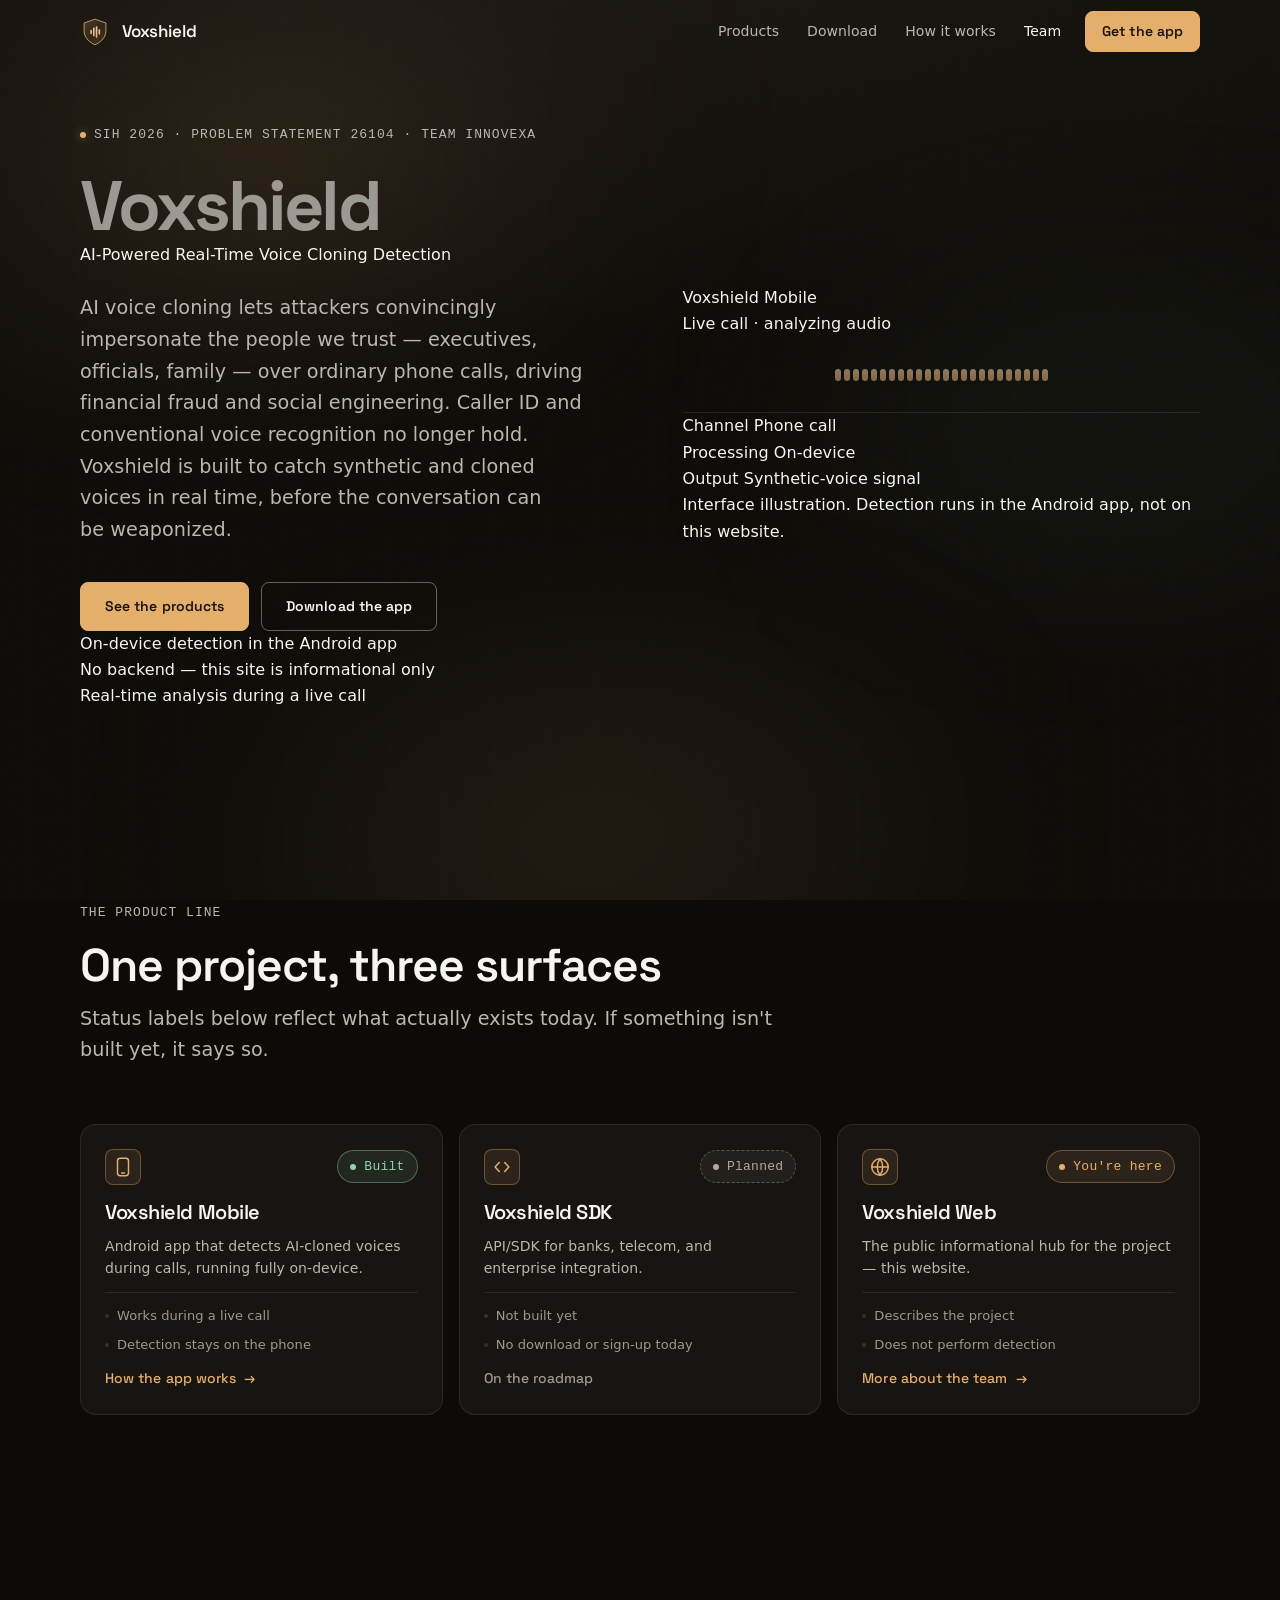
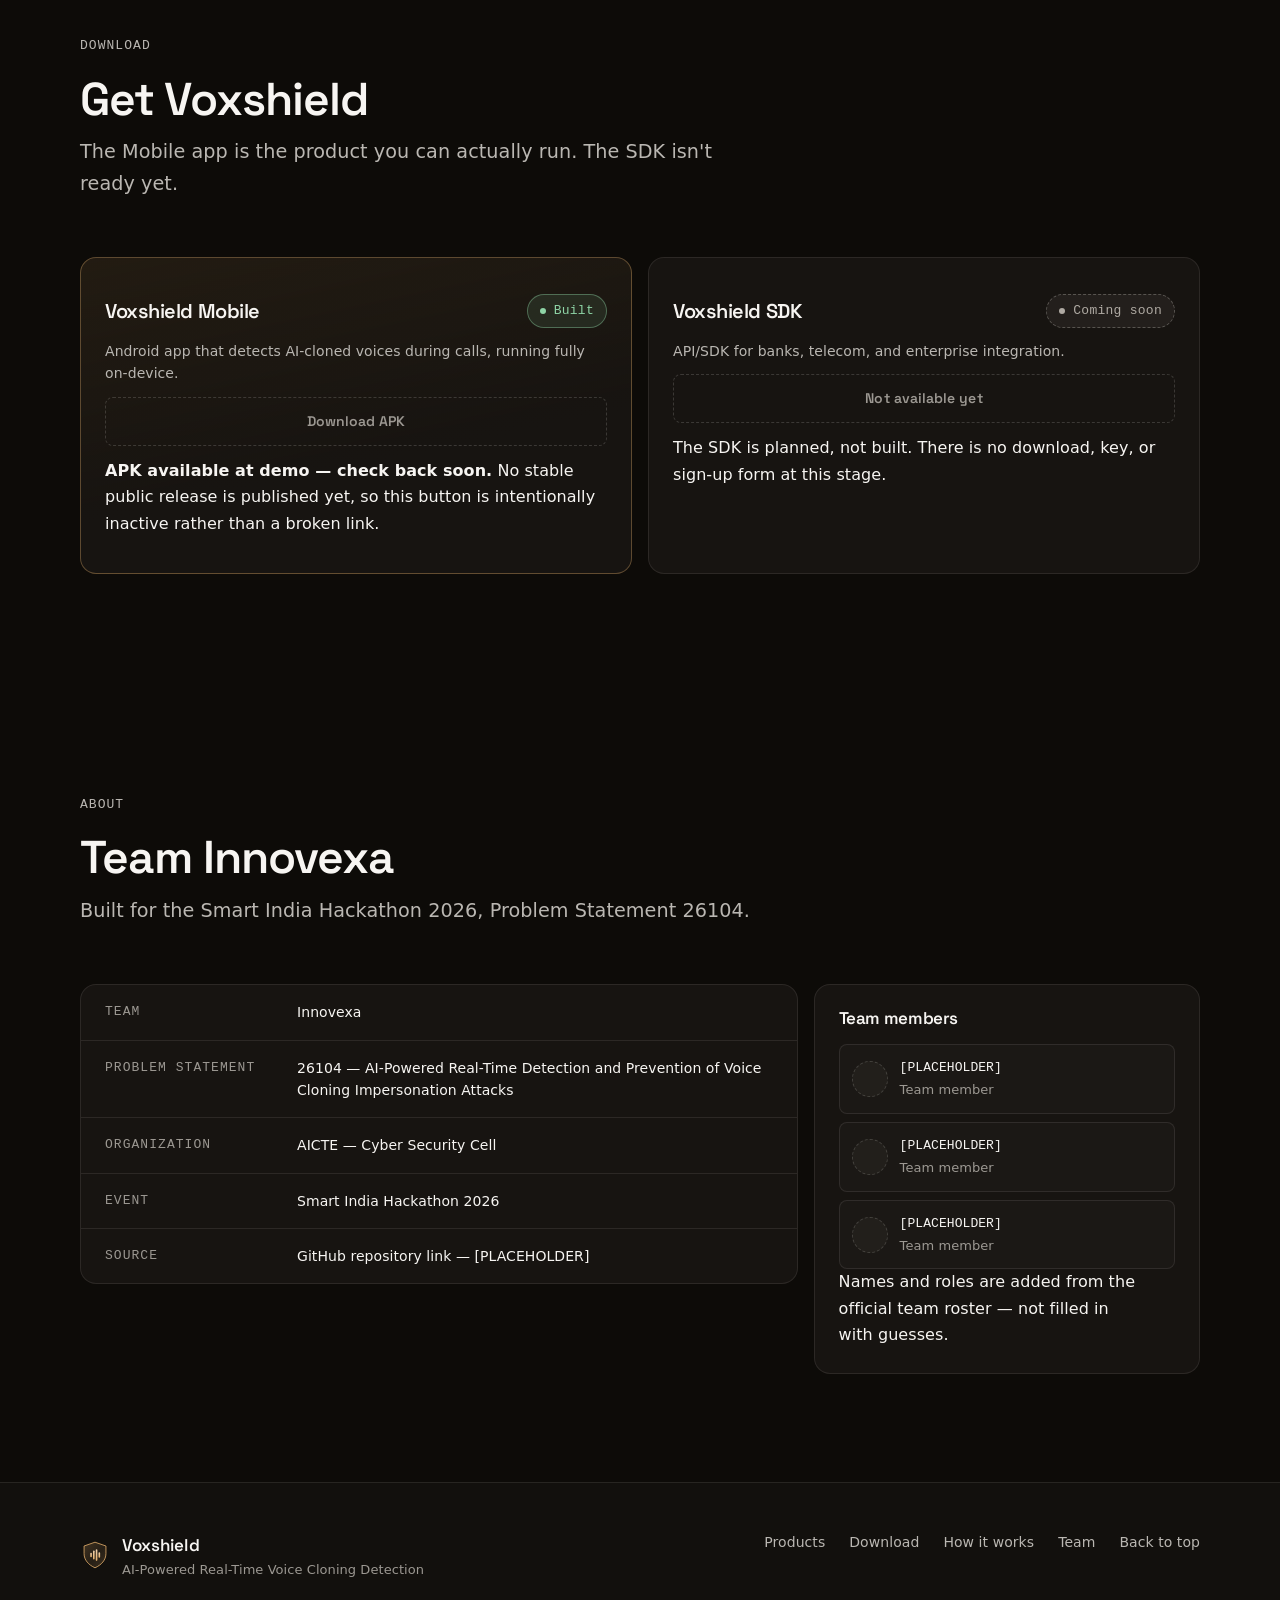
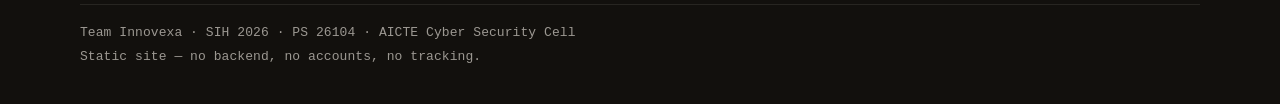
<file: __v.html>
<!DOCTYPE html>
<html lang="en">
<head>
  <meta charset="UTF-8" />
  <meta name="viewport" content="width=device-width, initial-scale=1, viewport-fit=cover" />
  <title>Voxshield — AI-Powered Real-Time Voice Cloning Detection</title>
  <meta name="description" content="Voxshield detects AI-cloned and synthetic voices in real time. Team Innovexa, SIH 2026 Problem Statement 26104." />
  <meta name="theme-color" content="#f5f4f1" />
  <meta name="color-scheme" content="light" />

  <meta property="og:type" content="website" />
  <meta property="og:title" content="Voxshield — AI-Powered Real-Time Voice Cloning Detection" />
  <meta property="og:description" content="Detecting AI-cloned voices in real time. Team Innovexa, SIH 2026 Problem Statement 26104." />
  <meta property="og:image" content="assets/logo.svg" />
  <meta name="twitter:card" content="summary_large_image" />

  <link rel="icon" type="image/svg+xml" href="assets/logo.svg" />
  <link rel="apple-touch-icon" href="assets/logo.svg" />

  <link rel="preconnect" href="https://fonts.googleapis.com" />
  <link rel="preconnect" href="https://fonts.gstatic.com" crossorigin />
  <link rel="stylesheet" href="https://fonts.googleapis.com/css2?family=Space+Grotesk:wght@400;500;600;700&display=swap" />
  <link rel="stylesheet" href="css/styles.css" />
  <script>
    (function () {
      var root = document.documentElement;
      root.classList.add("js");
      window.setTimeout(function () {
        if (!root.classList.contains("js-ready")) root.classList.remove("js");
      }, 2500);
    })();
  </script>
  <script src="js/main.js" defer></script>
<style>#hero{min-height:auto!important;padding:120px 0 80px!important}.scroll-cue{display:none!important}</style>
</head>
<body>
  <a class="skip-link" href="#hero">Skip to content</a>

  <div class="backdrop" aria-hidden="true">
    <canvas id="starfield"></canvas>
    <div class="glow glow--a"></div>
    <div class="glow glow--b"></div>
    <div class="glow glow--c"></div>
    <div class="noise"></div>
  </div>

  <header class="site-header" id="site-header">
    <div class="wrap header-inner">
      <a class="brand" href="#hero" aria-label="Voxshield — home">
        <img class="brand__mark" src="assets/logo.svg" alt="" width="34" height="34" />
        <span class="brand__name">Voxshield</span>
      </a>

      <button
        class="nav-toggle"
        id="nav-toggle"
        type="button"
        aria-expanded="false"
        aria-controls="primary-nav"
        aria-label="Open menu"
      >
        <span class="nav-toggle__bar"></span>
        <span class="nav-toggle__bar"></span>
        <span class="nav-toggle__bar"></span>
      </button>

      <nav class="site-nav" id="primary-nav" aria-label="Primary">
        <ul class="site-nav__list">
          <li><a class="site-nav__link" href="#products">Products</a></li>
          <li><a class="site-nav__link" href="#download">Download</a></li>
          <li><a class="site-nav__link" href="workflow.html">How it works</a></li>
          <li><a class="site-nav__link" href="#team">Team</a></li>
          <li class="site-nav__cta"><a class="btn btn--primary btn--sm" href="#download">Get the app</a></li>
        </ul>
      </nav>
    </div>
  </header>

  <main id="main">
    <section class="hero" id="hero">
      <div class="wrap hero__inner">
        <div class="hero__copy reveal">
          <p class="eyebrow">
            <span class="eyebrow__dot" aria-hidden="true"></span>
            SIH 2026 · Problem Statement 26104 · Team Innovexa
          </p>
          <h1 class="hero__title">
            <span class="hero__title-strong">Voxshield</span>
          </h1>
          <p class="hero__tagline">AI-Powered Real-Time Voice Cloning Detection</p>
          <p class="hero__lead">
            AI voice cloning lets attackers convincingly impersonate the people we trust — executives,
            officials, family — over ordinary phone calls, driving financial fraud and social engineering.
            Caller ID and conventional voice recognition no longer hold. Voxshield is built to catch
            synthetic and cloned voices in real time, before the conversation can be weaponized.
          </p>
          <div class="hero__actions">
            <a class="btn btn--primary" href="#products">See the products</a>
            <a class="btn btn--ghost" href="#download">Download the app</a>
          </div>
          <ul class="hero__facts">
            <li><span class="hero__fact-key">On-device</span> detection in the Android app</li>
            <li><span class="hero__fact-key">No backend</span> — this site is informational only</li>
            <li><span class="hero__fact-key">Real-time</span> analysis during a live call</li>
          </ul>
        </div>

        <div class="hero__visual reveal" data-parallax>
          <div class="device" data-tilt>
            <div class="device__bar">
              <span class="device__dot"></span>
              <span class="device__dot"></span>
              <span class="device__dot"></span>
              <span class="device__label">Voxshield Mobile</span>
            </div>
            <div class="device__body">
              <p class="device__meta"><span class="pulse" aria-hidden="true"></span> Live call · analyzing audio</p>
              <div class="wave" aria-hidden="true">
                <span style="--i:0"></span><span style="--i:1"></span><span style="--i:2"></span>
                <span style="--i:3"></span><span style="--i:4"></span><span style="--i:5"></span>
                <span style="--i:6"></span><span style="--i:7"></span><span style="--i:8"></span>
                <span style="--i:9"></span><span style="--i:10"></span><span style="--i:11"></span>
                <span style="--i:12"></span><span style="--i:13"></span><span style="--i:14"></span>
                <span style="--i:15"></span><span style="--i:16"></span><span style="--i:17"></span>
                <span style="--i:18"></span><span style="--i:19"></span><span style="--i:20"></span>
                <span style="--i:21"></span><span style="--i:22"></span><span style="--i:23"></span>
              </div>
              <div class="device__rows">
                <div class="device__row">
                  <span class="device__row-key">Channel</span>
                  <span class="device__row-val">Phone call</span>
                </div>
                <div class="device__row">
                  <span class="device__row-key">Processing</span>
                  <span class="device__row-val">On-device</span>
                </div>
                <div class="device__row">
                  <span class="device__row-key">Output</span>
                  <span class="device__row-val device__row-val--accent">Synthetic-voice signal</span>
                </div>
              </div>
              <p class="device__caption">Interface illustration. Detection runs in the Android app, not on this website.</p>
            </div>
          </div>
        </div>
      </div>

      <a class="scroll-cue" href="#products" aria-label="Scroll to products">
        <span class="scroll-cue__line" aria-hidden="true"></span>
      </a>
    </section>

    <section class="section" id="products">
      <div class="wrap">
        <header class="section__head reveal">
          <p class="eyebrow">The product line</p>
          <h2 class="section__title">One project, three surfaces</h2>
          <p class="section__sub">
            Status labels below reflect what actually exists today. If something isn't built yet,
            it says so.
          </p>
        </header>

        <div class="cards">
          <article class="card reveal">
            <div class="card__top">
              <span class="card__icon" aria-hidden="true">
                <svg viewBox="0 0 24 24" width="22" height="22" fill="none" stroke="currentColor" stroke-width="1.6" stroke-linecap="round" stroke-linejoin="round">
                  <rect x="6" y="2.5" width="12" height="19" rx="3"/>
                  <path d="M10.5 18.5h3"/>
                </svg>
              </span>
              <span class="badge badge--built"><span class="badge__dot" aria-hidden="true"></span>Built</span>
            </div>
            <h3 class="card__title">Voxshield Mobile</h3>
            <p class="card__desc">Android app that detects AI-cloned voices during calls, running fully on-device.</p>
            <ul class="card__points">
              <li>Works during a live call</li>
              <li>Detection stays on the phone</li>
            </ul>
            <a class="card__link" href="workflow.html">How the app works <span aria-hidden="true">&rarr;</span></a>
          </article>

          <article class="card reveal">
            <div class="card__top">
              <span class="card__icon" aria-hidden="true">
                <svg viewBox="0 0 24 24" width="22" height="22" fill="none" stroke="currentColor" stroke-width="1.6" stroke-linecap="round" stroke-linejoin="round">
                  <path d="M9 7 4.5 12 9 17"/>
                  <path d="m15 7 4.5 5L15 17"/>
                </svg>
              </span>
              <span class="badge badge--planned"><span class="badge__dot" aria-hidden="true"></span>Planned</span>
            </div>
            <h3 class="card__title">Voxshield SDK</h3>
            <p class="card__desc">API/SDK for banks, telecom, and enterprise integration.</p>
            <ul class="card__points">
              <li>Not built yet</li>
              <li>No download or sign-up today</li>
            </ul>
            <span class="card__link card__link--muted">On the roadmap</span>
          </article>

          <article class="card reveal">
            <div class="card__top">
              <span class="card__icon" aria-hidden="true">
                <svg viewBox="0 0 24 24" width="22" height="22" fill="none" stroke="currentColor" stroke-width="1.6" stroke-linecap="round" stroke-linejoin="round">
                  <circle cx="12" cy="12" r="9"/>
                  <path d="M3 12h18"/>
                  <path d="M12 3a15 15 0 0 1 0 18a15 15 0 0 1 0-18Z"/>
                </svg>
              </span>
              <span class="badge badge--here"><span class="badge__dot" aria-hidden="true"></span>You're here</span>
            </div>
            <h3 class="card__title">Voxshield Web</h3>
            <p class="card__desc">The public informational hub for the project — this website.</p>
            <ul class="card__points">
              <li>Describes the project</li>
              <li>Does not perform detection</li>
            </ul>
            <a class="card__link" href="#team">More about the team <span aria-hidden="true">&rarr;</span></a>
          </article>
        </div>
      </div>
    </section>

    <section class="section" id="download">
      <div class="wrap">
        <header class="section__head reveal">
          <p class="eyebrow">Download</p>
          <h2 class="section__title">Get Voxshield</h2>
          <p class="section__sub">The Mobile app is the product you can actually run. The SDK isn't ready yet.</p>
        </header>

        <div class="panels">
          <div class="panel panel--primary reveal">
            <div class="panel__head">
              <h3 class="panel__title">Voxshield Mobile</h3>
              <span class="badge badge--built"><span class="badge__dot" aria-hidden="true"></span>Built</span>
            </div>
            <p class="panel__desc">Android app that detects AI-cloned voices during calls, running fully on-device.</p>
            <button class="btn btn--primary btn--block" type="button" disabled aria-disabled="true">
              Download APK
            </button>
            <p class="panel__note">
              <strong>APK available at demo — check back soon.</strong>
              No stable public release is published yet, so this button is intentionally inactive
              rather than a broken link.
            </p>
          </div>

          <div class="panel reveal">
            <div class="panel__head">
              <h3 class="panel__title">Voxshield SDK</h3>
              <span class="badge badge--planned"><span class="badge__dot" aria-hidden="true"></span>Coming soon</span>
            </div>
            <p class="panel__desc">API/SDK for banks, telecom, and enterprise integration.</p>
            <button class="btn btn--ghost btn--block" type="button" disabled aria-disabled="true">
              Not available yet
            </button>
            <p class="panel__note">
              The SDK is planned, not built. There is no download, key, or sign-up form at this stage.
            </p>
          </div>
        </div>
      </div>
    </section>

    <section class="section" id="team">
      <div class="wrap">
        <header class="section__head reveal">
          <p class="eyebrow">About</p>
          <h2 class="section__title">Team Innovexa</h2>
          <p class="section__sub">
            Built for the Smart India Hackathon 2026, Problem Statement 26104.
          </p>
        </header>

        <div class="about">
          <div class="about__meta reveal">
            <dl class="facts">
              <div class="facts__row">
                <dt>Team</dt>
                <dd>Innovexa</dd>
              </div>
              <div class="facts__row">
                <dt>Problem Statement</dt>
                <dd>26104 — AI-Powered Real-Time Detection and Prevention of Voice Cloning Impersonation Attacks</dd>
              </div>
              <div class="facts__row">
                <dt>Organization</dt>
                <dd>AICTE — Cyber Security Cell</dd>
              </div>
              <div class="facts__row">
                <dt>Event</dt>
                <dd>Smart India Hackathon 2026</dd>
              </div>
              <div class="facts__row">
                <dt>Source</dt>
                <dd><span class="placeholder">GitHub repository link — [PLACEHOLDER]</span></dd>
              </div>
            </dl>
          </div>

          <div class="members reveal">
            <h3 class="members__title">Team members</h3>
            <ul class="members__list">
              <li class="member">
                <span class="member__avatar" aria-hidden="true"></span>
                <span class="member__name placeholder">[PLACEHOLDER]</span>
                <span class="member__role">Team member</span>
              </li>
              <li class="member">
                <span class="member__avatar" aria-hidden="true"></span>
                <span class="member__name placeholder">[PLACEHOLDER]</span>
                <span class="member__role">Team member</span>
              </li>
              <li class="member">
                <span class="member__avatar" aria-hidden="true"></span>
                <span class="member__name placeholder">[PLACEHOLDER]</span>
                <span class="member__role">Team member</span>
              </li>
            </ul>
            <p class="members__note">
              Names and roles are added from the official team roster — not filled in with guesses.
            </p>
          </div>
        </div>
      </div>
    </section>
  </main>

  <footer class="site-footer">
    <div class="wrap footer-inner">
      <div class="footer__brand">
        <img class="brand__mark" src="assets/logo.svg" alt="" width="30" height="30" />
        <div>
          <p class="footer__name">Voxshield</p>
          <p class="footer__tag">AI-Powered Real-Time Voice Cloning Detection</p>
        </div>
      </div>

      <nav class="footer__nav" aria-label="Footer">
        <a href="#products">Products</a>
        <a href="#download">Download</a>
        <a href="workflow.html">How it works</a>
        <a href="#team">Team</a>
        <a href="#hero">Back to top</a>
      </nav>

      <p class="footer__legal">
        Team Innovexa · SIH 2026 · PS 26104 · AICTE Cyber Security Cell<br />
        Static site — no backend, no accounts, no tracking.
      </p>
    </div>
  </footer>
</body>
</html>
</file>
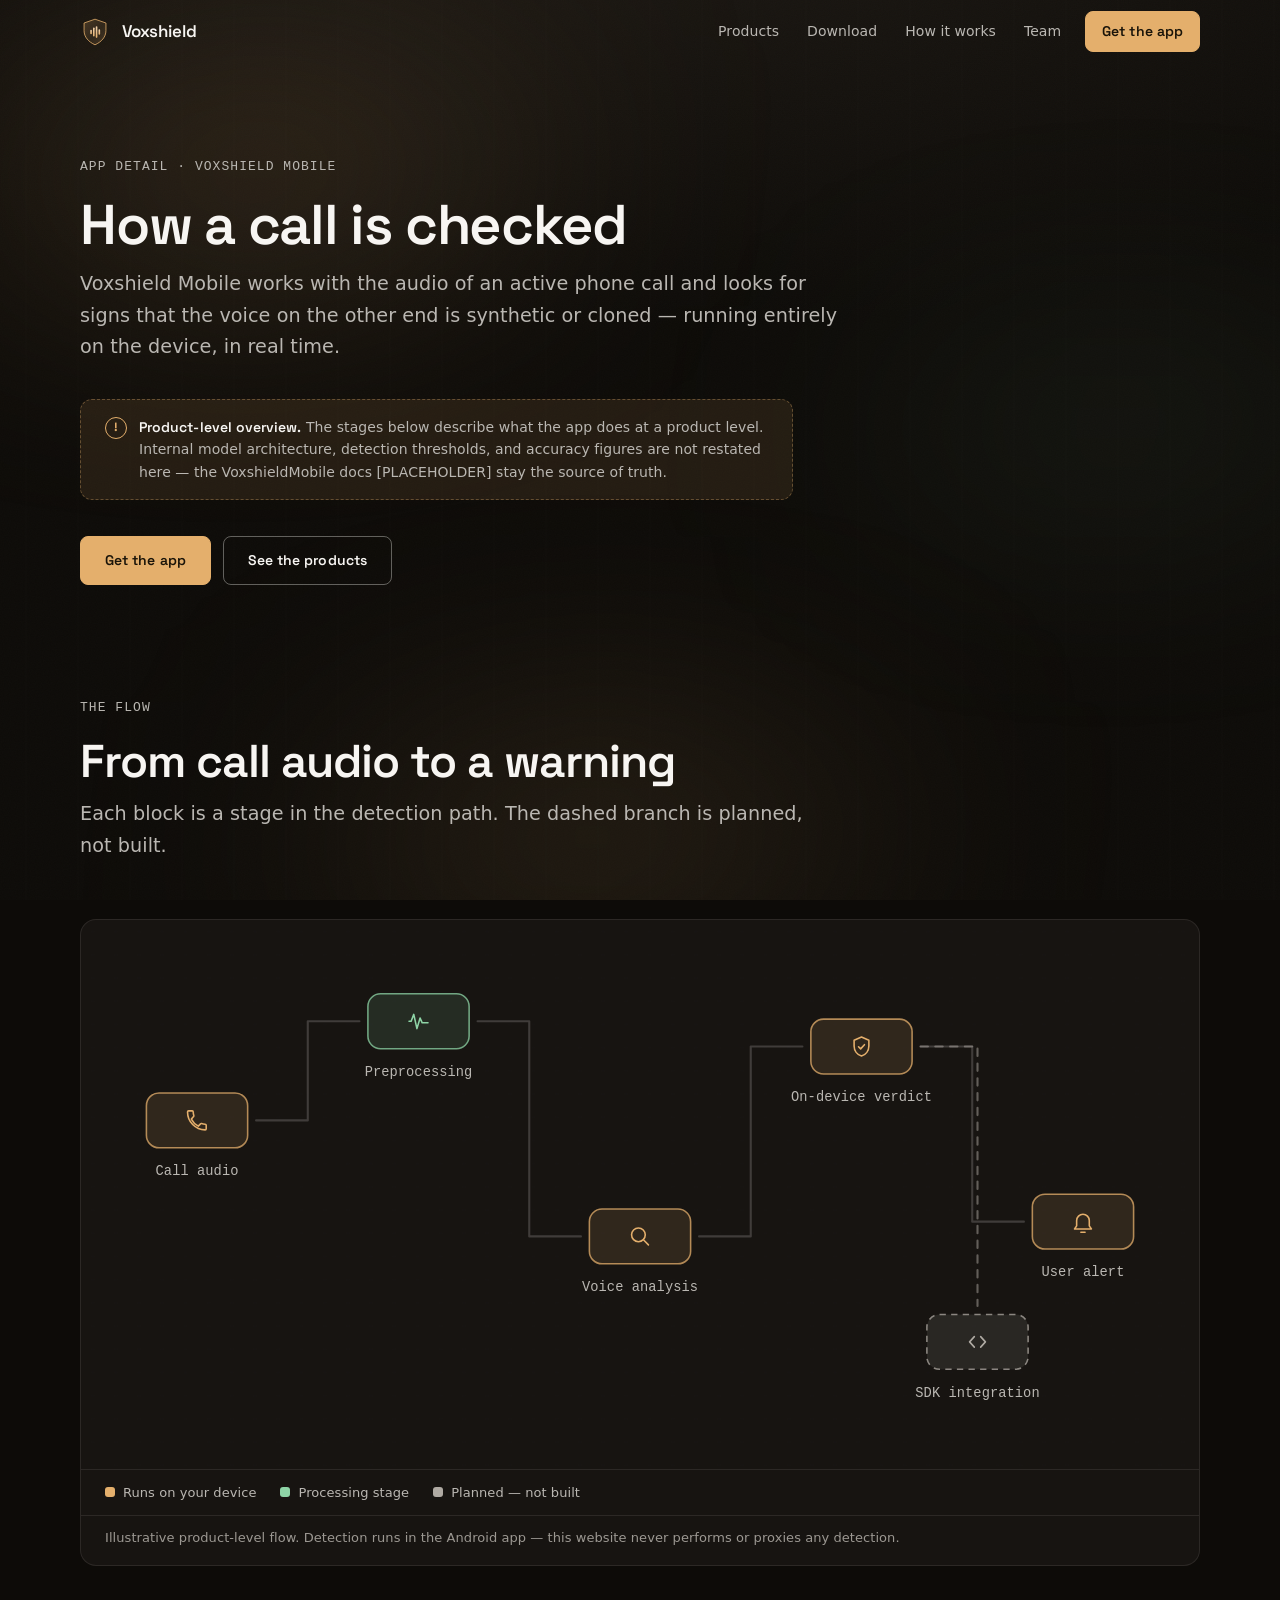
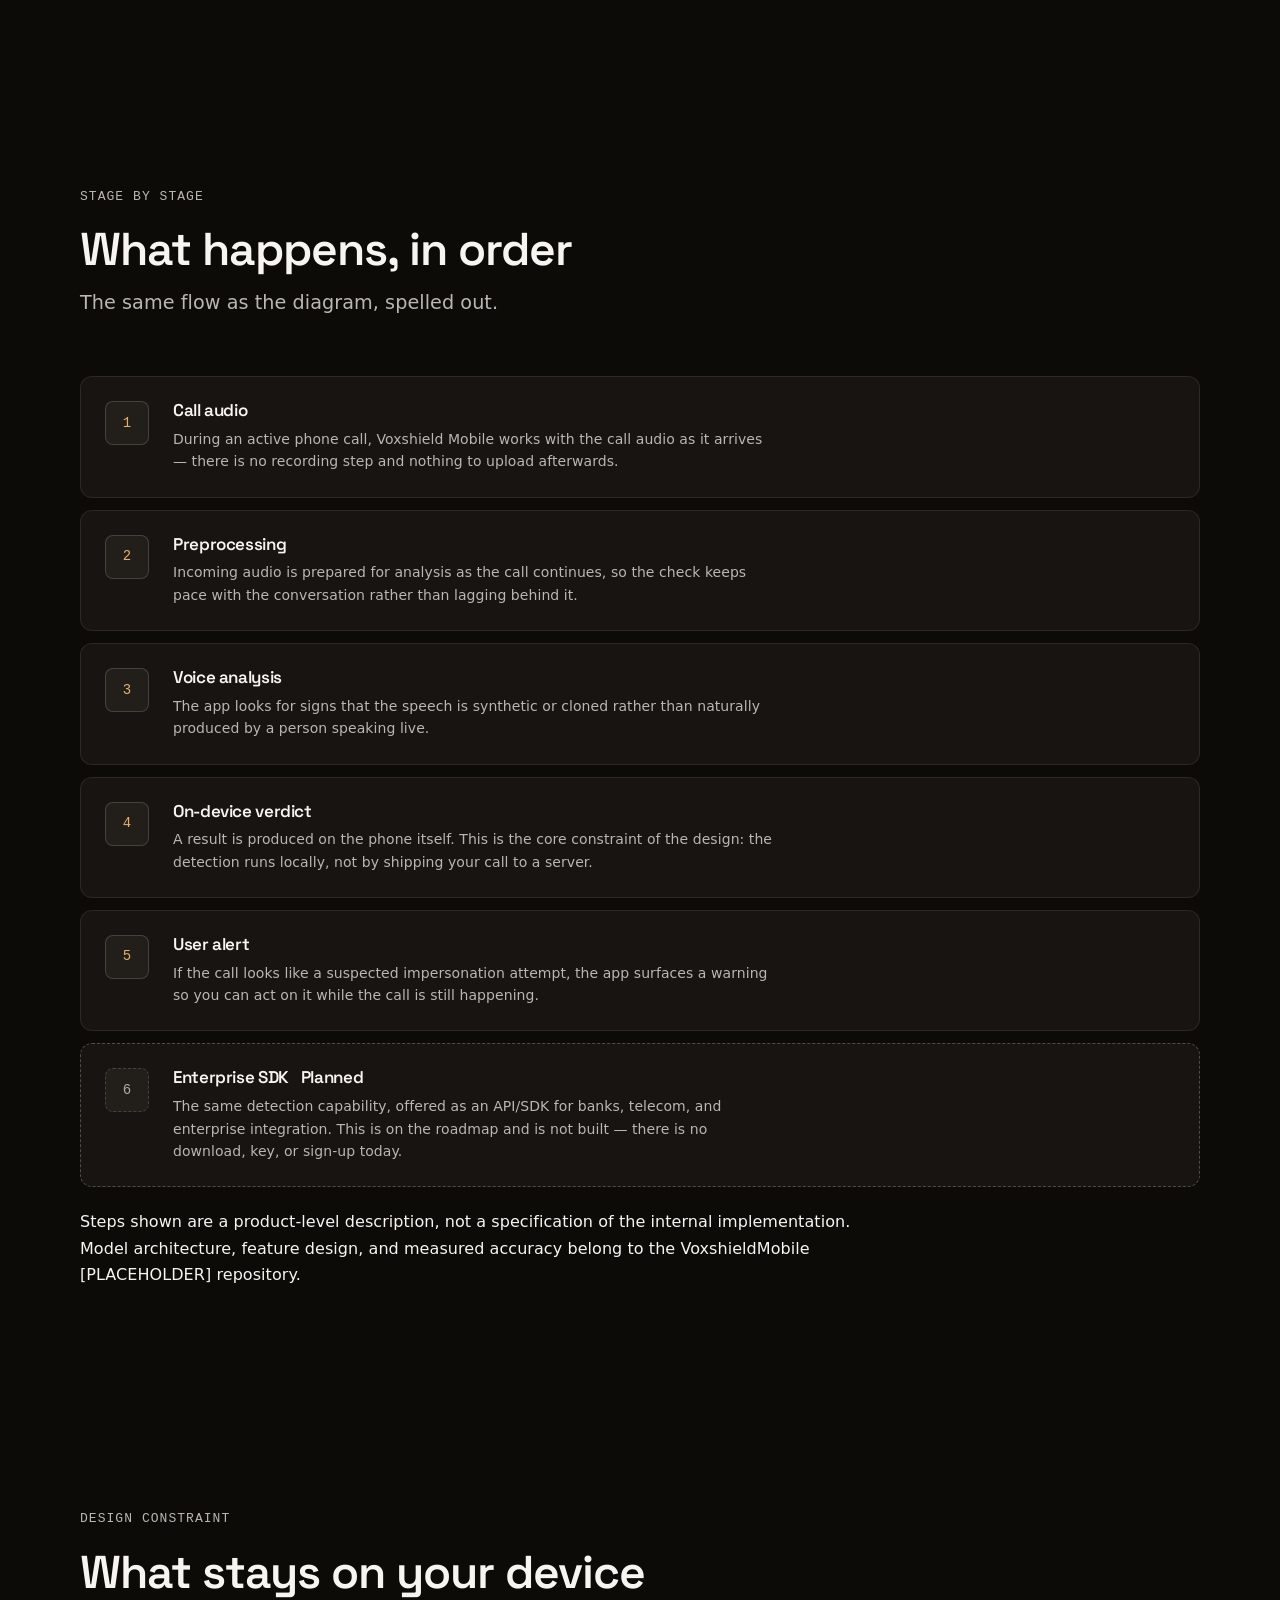
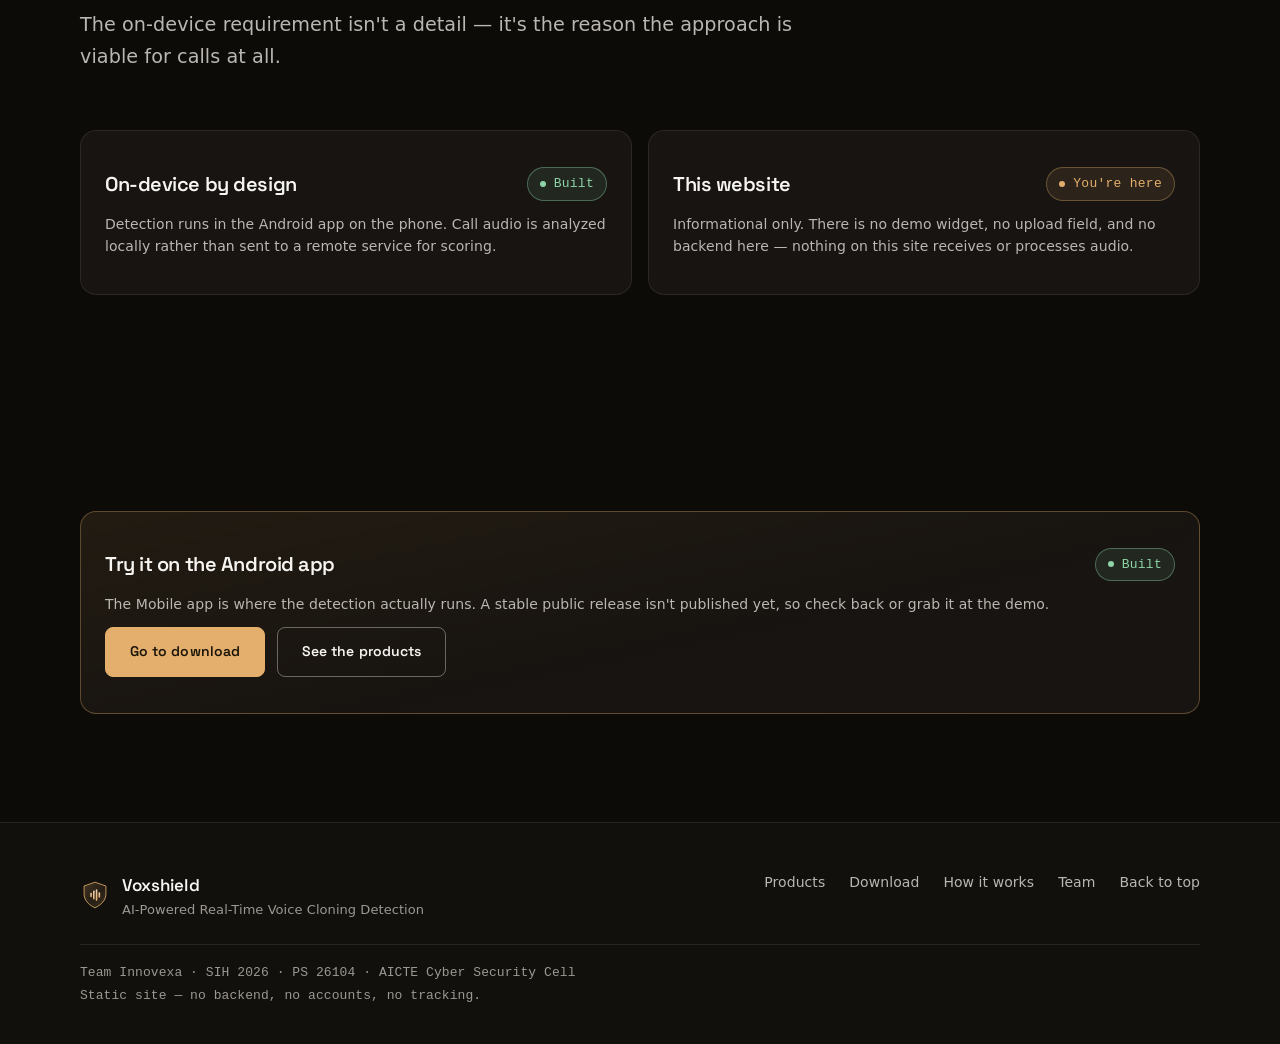
<file: __w.html>
<!DOCTYPE html>
<html lang="en">
<head>
  <meta charset="UTF-8" />
  <meta name="viewport" content="width=device-width, initial-scale=1, viewport-fit=cover" />
  <title>How Voxshield Works — App Workflow | Voxshield</title>
  <meta name="description" content="A product-level walkthrough of how Voxshield Mobile checks call audio for AI-cloned voices, on-device in real time." />
  <meta name="theme-color" content="#f5f4f1" />
  <meta name="color-scheme" content="light" />

  <link rel="icon" type="image/svg+xml" href="assets/logo.svg" />
  <link rel="apple-touch-icon" href="assets/logo.svg" />

  <link rel="preconnect" href="https://fonts.googleapis.com" />
  <link rel="preconnect" href="https://fonts.gstatic.com" crossorigin />
  <link rel="stylesheet" href="https://fonts.googleapis.com/css2?family=Space+Grotesk:wght@400;500;600;700&display=swap" />
  <link rel="stylesheet" href="css/styles.css" />
  <script>
    (function () {
      var root = document.documentElement;
      root.classList.add("js");
      window.setTimeout(function () {
        if (!root.classList.contains("js-ready")) root.classList.remove("js");
      }, 2500);
    })();
  </script>
  <script src="js/main.js" defer></script>
</head>
<body>
  <a class="skip-link" href="#main">Skip to content</a>

  <div class="backdrop" aria-hidden="true">
    <canvas id="starfield"></canvas>
    <div class="glow glow--a"></div>
    <div class="glow glow--b"></div>
    <div class="glow glow--c"></div>
    <div class="noise"></div>
  </div>

  <header class="site-header" id="site-header">
    <div class="wrap header-inner">
      <a class="brand" href="index.html" aria-label="Voxshield — home">
        <img class="brand__mark" src="assets/logo.svg" alt="" width="34" height="34" />
        <span class="brand__name">Voxshield</span>
      </a>

      <button
        class="nav-toggle"
        id="nav-toggle"
        type="button"
        aria-expanded="false"
        aria-controls="primary-nav"
        aria-label="Open menu"
      >
        <span class="nav-toggle__bar"></span>
        <span class="nav-toggle__bar"></span>
        <span class="nav-toggle__bar"></span>
      </button>

      <nav class="site-nav" id="primary-nav" aria-label="Primary">
        <ul class="site-nav__list">
          <li><a class="site-nav__link" href="index.html#products">Products</a></li>
          <li><a class="site-nav__link" href="index.html#download">Download</a></li>
          <li><a class="site-nav__link" href="workflow.html" aria-current="page">How it works</a></li>
          <li><a class="site-nav__link" href="index.html#team">Team</a></li>
          <li class="site-nav__cta"><a class="btn btn--primary btn--sm" href="index.html#download">Get the app</a></li>
        </ul>
      </nav>
    </div>
  </header>

  <main id="main">
    <section class="page-hero">
      <div class="wrap">
        <p class="eyebrow reveal">App detail · Voxshield Mobile</p>
        <h1 class="page-hero__title reveal">How a call is checked</h1>
        <p class="page-hero__lead reveal">
          Voxshield Mobile works with the audio of an active phone call and looks for signs that the
          voice on the other end is synthetic or cloned — running entirely on the device, in real time.
        </p>

        <div class="notice reveal" role="note">
          <span class="notice__icon" aria-hidden="true">!</span>
          <p>
            <strong>Product-level overview.</strong>
            The stages below describe what the app does at a product level. Internal model
            architecture, detection thresholds, and accuracy figures are not restated here —
            the <span class="placeholder">VoxshieldMobile docs [PLACEHOLDER]</span> stay the source of truth.
          </p>
        </div>

        <div class="hero__actions reveal">
          <a class="btn btn--primary" href="index.html#download">Get the app</a>
          <a class="btn btn--ghost" href="index.html#products">See the products</a>
        </div>
      </div>
    </section>

    <section class="section" aria-labelledby="flow-title">
      <div class="wrap">
        <header class="section__head reveal">
          <p class="eyebrow">The flow</p>
          <h2 class="section__title" id="flow-title">From call audio to a warning</h2>
          <p class="section__sub">
            Each block is a stage in the detection path. The dashed branch is planned, not built.
          </p>
        </header>

        <figure class="circuit reveal" data-circuit>
          <svg
            class="circuit__svg"
            viewBox="0 0 1060 520"
            preserveAspectRatio="xMidYMid meet"
            role="img"
            aria-labelledby="circuit-title circuit-desc"
          >
            <title id="circuit-title">Voxshield Mobile detection workflow</title>
            <desc id="circuit-desc">
              Call audio passes through preprocessing and voice analysis to an on-device verdict,
              which produces a user alert. A separate dashed branch to an enterprise SDK is planned
              and not built.
            </desc>
            <defs>
              <pattern id="circuitDots" width="22" height="22" patternUnits="userSpaceOnUse">
                <circle cx="11" cy="11" r="1" fill="rgba(20,22,27,0.1)" />
              </pattern>
              <filter id="circuitGlow" x="-60%" y="-60%" width="220%" height="220%">
                <feGaussianBlur stdDeviation="3.2" result="blur" />
                <feMerge>
                  <feMergeNode in="blur" />
                  <feMergeNode in="SourceGraphic" />
                </feMerge>
              </filter>
            </defs>
            <rect class="circuit__grid" width="1060" height="520" fill="url(#circuitDots)" />
            <g class="circuit__traces" data-traces></g>
            <g class="circuit__nodes" data-nodes></g>
          </svg>

          <div class="circuit__legend">
            <span class="legend legend--live">
              <span class="legend__swatch" aria-hidden="true"></span>
              <span class="legend__text">Runs on your device</span>
            </span>
            <span class="legend legend--processing">
              <span class="legend__swatch" aria-hidden="true"></span>
              <span class="legend__text">Processing stage</span>
            </span>
            <span class="legend legend--planned">
              <span class="legend__swatch" aria-hidden="true"></span>
              <span class="legend__text">Planned — not built</span>
            </span>
          </div>

          <figcaption class="circuit__caption">
            Illustrative product-level flow. Detection runs in the Android app — this website never
            performs or proxies any detection.
          </figcaption>
        </figure>
      </div>
    </section>

    <section class="section" aria-labelledby="steps-title">
      <div class="wrap">
        <header class="section__head reveal">
          <p class="eyebrow">Stage by stage</p>
          <h2 class="section__title" id="steps-title">What happens, in order</h2>
          <p class="section__sub">The same flow as the diagram, spelled out.</p>
        </header>

        <ol class="steps">
          <li class="step reveal">
            <span class="step__num" aria-hidden="true">1</span>
            <div>
              <h3 class="step__title">Call audio</h3>
              <p class="step__desc">
                During an active phone call, Voxshield Mobile works with the call audio as it
                arrives — there is no recording step and nothing to upload afterwards.
              </p>
            </div>
          </li>

          <li class="step reveal">
            <span class="step__num" aria-hidden="true">2</span>
            <div>
              <h3 class="step__title">Preprocessing</h3>
              <p class="step__desc">
                Incoming audio is prepared for analysis as the call continues, so the check keeps
                pace with the conversation rather than lagging behind it.
              </p>
            </div>
          </li>

          <li class="step reveal">
            <span class="step__num" aria-hidden="true">3</span>
            <div>
              <h3 class="step__title">Voice analysis</h3>
              <p class="step__desc">
                The app looks for signs that the speech is synthetic or cloned rather than naturally
                produced by a person speaking live.
              </p>
            </div>
          </li>

          <li class="step reveal">
            <span class="step__num" aria-hidden="true">4</span>
            <div>
              <h3 class="step__title">On-device verdict</h3>
              <p class="step__desc">
                A result is produced on the phone itself. This is the core constraint of the design:
                the detection runs locally, not by shipping your call to a server.
              </p>
            </div>
          </li>

          <li class="step reveal">
            <span class="step__num" aria-hidden="true">5</span>
            <div>
              <h3 class="step__title">User alert</h3>
              <p class="step__desc">
                If the call looks like a suspected impersonation attempt, the app surfaces a warning
                so you can act on it while the call is still happening.
              </p>
            </div>
          </li>

          <li class="step step--planned reveal">
            <span class="step__num" aria-hidden="true">6</span>
            <div>
              <h3 class="step__title">
                Enterprise SDK
                <span class="step__tag">Planned</span>
              </h3>
              <p class="step__desc">
                The same detection capability, offered as an API/SDK for banks, telecom, and
                enterprise integration. This is on the roadmap and is not built — there is no
                download, key, or sign-up today.
              </p>
            </div>
          </li>
        </ol>

        <p class="fineprint reveal" style="margin-top:22px; max-width:76ch;">
          Steps shown are a product-level description, not a specification of the internal
          implementation. Model architecture, feature design, and measured accuracy belong to the
          <span class="placeholder">VoxshieldMobile [PLACEHOLDER]</span> repository.
        </p>
      </div>
    </section>

    <section class="section" aria-labelledby="device-title">
      <div class="wrap">
        <header class="section__head reveal">
          <p class="eyebrow">Design constraint</p>
          <h2 class="section__title" id="device-title">What stays on your device</h2>
          <p class="section__sub">
            The on-device requirement isn't a detail — it's the reason the approach is viable for
            calls at all.
          </p>
        </header>

        <div class="panels">
          <div class="panel reveal">
            <div class="panel__head">
              <h3 class="panel__title">On-device by design</h3>
              <span class="badge badge--built"><span class="badge__dot" aria-hidden="true"></span>Built</span>
            </div>
            <p class="panel__desc">
              Detection runs in the Android app on the phone. Call audio is analyzed locally rather
              than sent to a remote service for scoring.
            </p>
          </div>

          <div class="panel reveal">
            <div class="panel__head">
              <h3 class="panel__title">This website</h3>
              <span class="badge badge--here"><span class="badge__dot" aria-hidden="true"></span>You're here</span>
            </div>
            <p class="panel__desc">
              Informational only. There is no demo widget, no upload field, and no backend here —
              nothing on this site receives or processes audio.
            </p>
          </div>
        </div>
      </div>
    </section>

    <section class="section" aria-labelledby="cta-title">
      <div class="wrap">
        <div class="panel panel--primary reveal">
          <div class="panel__head">
            <h2 class="panel__title" id="cta-title">Try it on the Android app</h2>
            <span class="badge badge--built"><span class="badge__dot" aria-hidden="true"></span>Built</span>
          </div>
          <p class="panel__desc">
            The Mobile app is where the detection actually runs. A stable public release isn't
            published yet, so check back or grab it at the demo.
          </p>
          <div class="hero__actions" style="margin:0;">
            <a class="btn btn--primary" href="index.html#download">Go to download</a>
            <a class="btn btn--ghost" href="index.html#products">See the products</a>
          </div>
        </div>
      </div>
    </section>
  </main>

  <footer class="site-footer">
    <div class="wrap footer-inner">
      <div class="footer__brand">
        <img class="brand__mark" src="assets/logo.svg" alt="" width="30" height="30" />
        <div>
          <p class="footer__name">Voxshield</p>
          <p class="footer__tag">AI-Powered Real-Time Voice Cloning Detection</p>
        </div>
      </div>

      <nav class="footer__nav" aria-label="Footer">
        <a href="index.html#products">Products</a>
        <a href="index.html#download">Download</a>
        <a href="workflow.html">How it works</a>
        <a href="index.html#team">Team</a>
        <a href="#main">Back to top</a>
      </nav>

      <p class="footer__legal">
        Team Innovexa · SIH 2026 · PS 26104 · AICTE Cyber Security Cell<br />
        Static site — no backend, no accounts, no tracking.
      </p>
    </div>
  </footer>
</body>
</html>
</file>
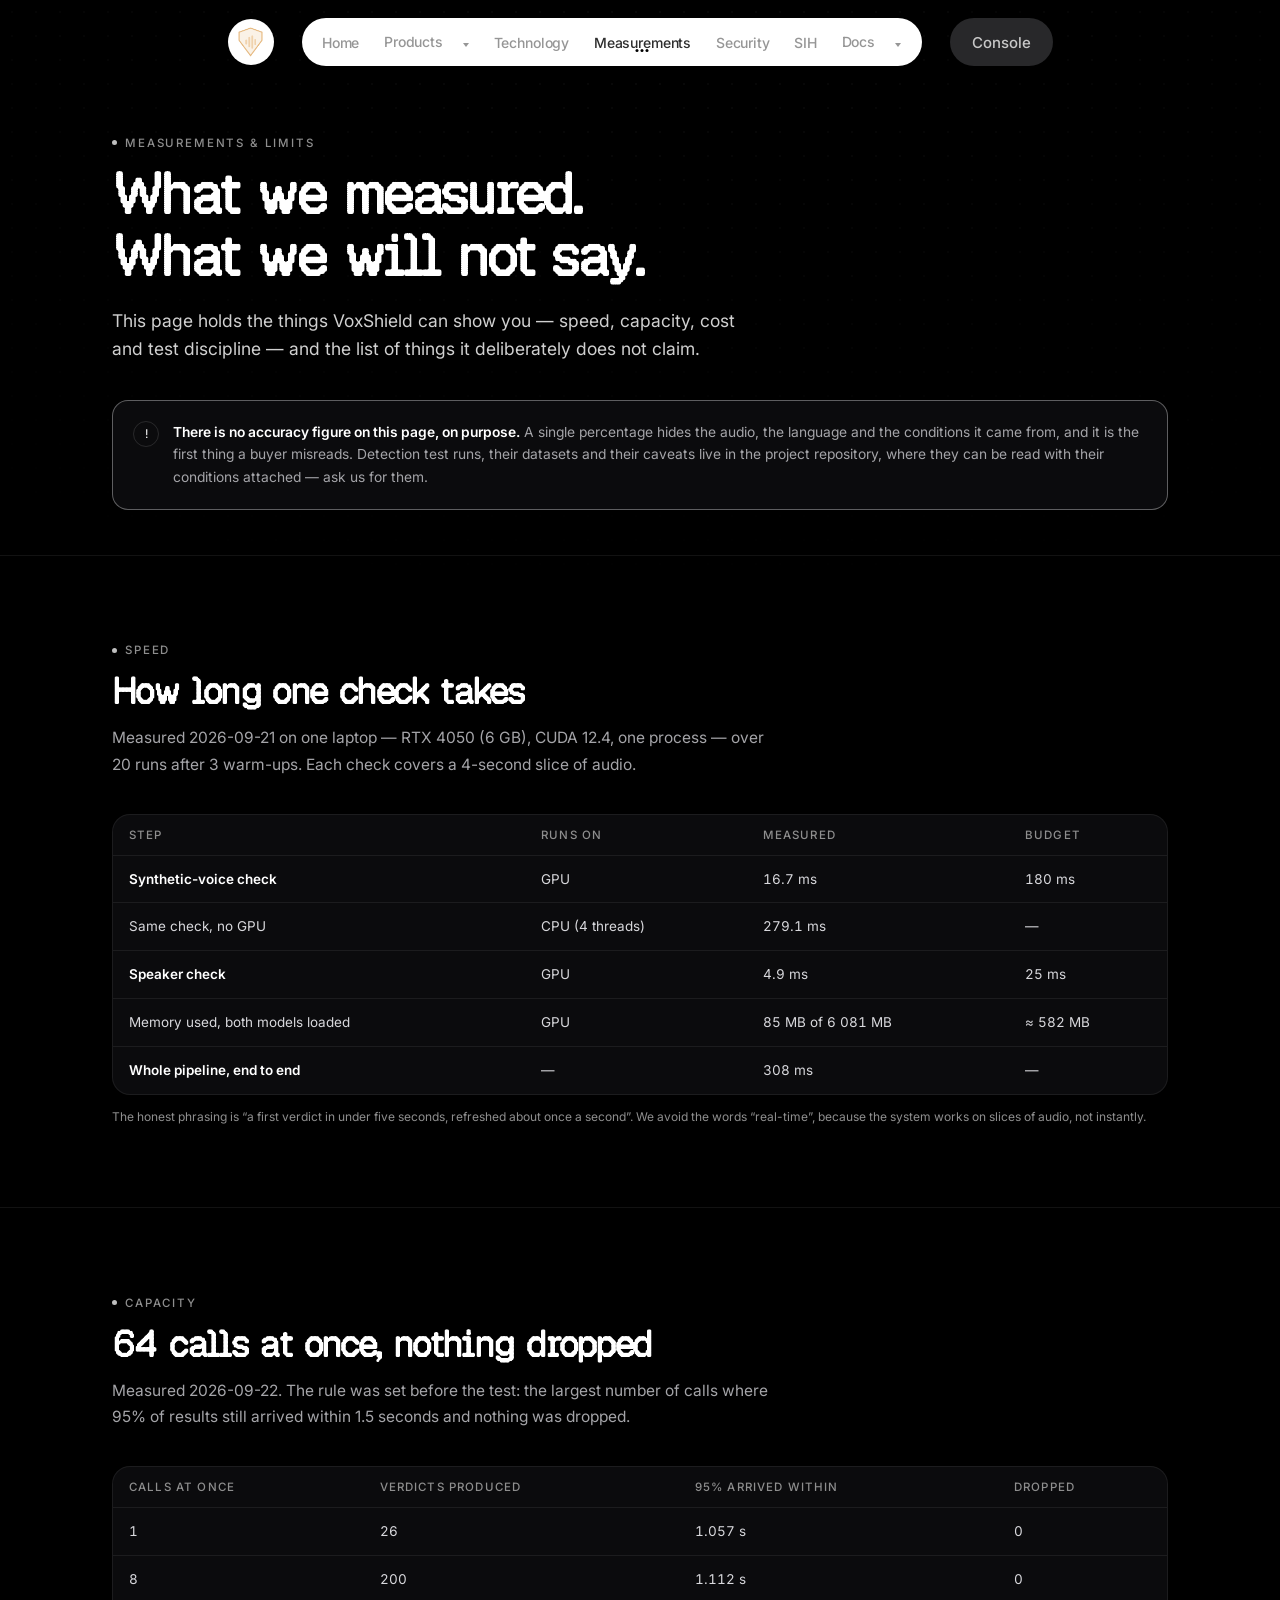
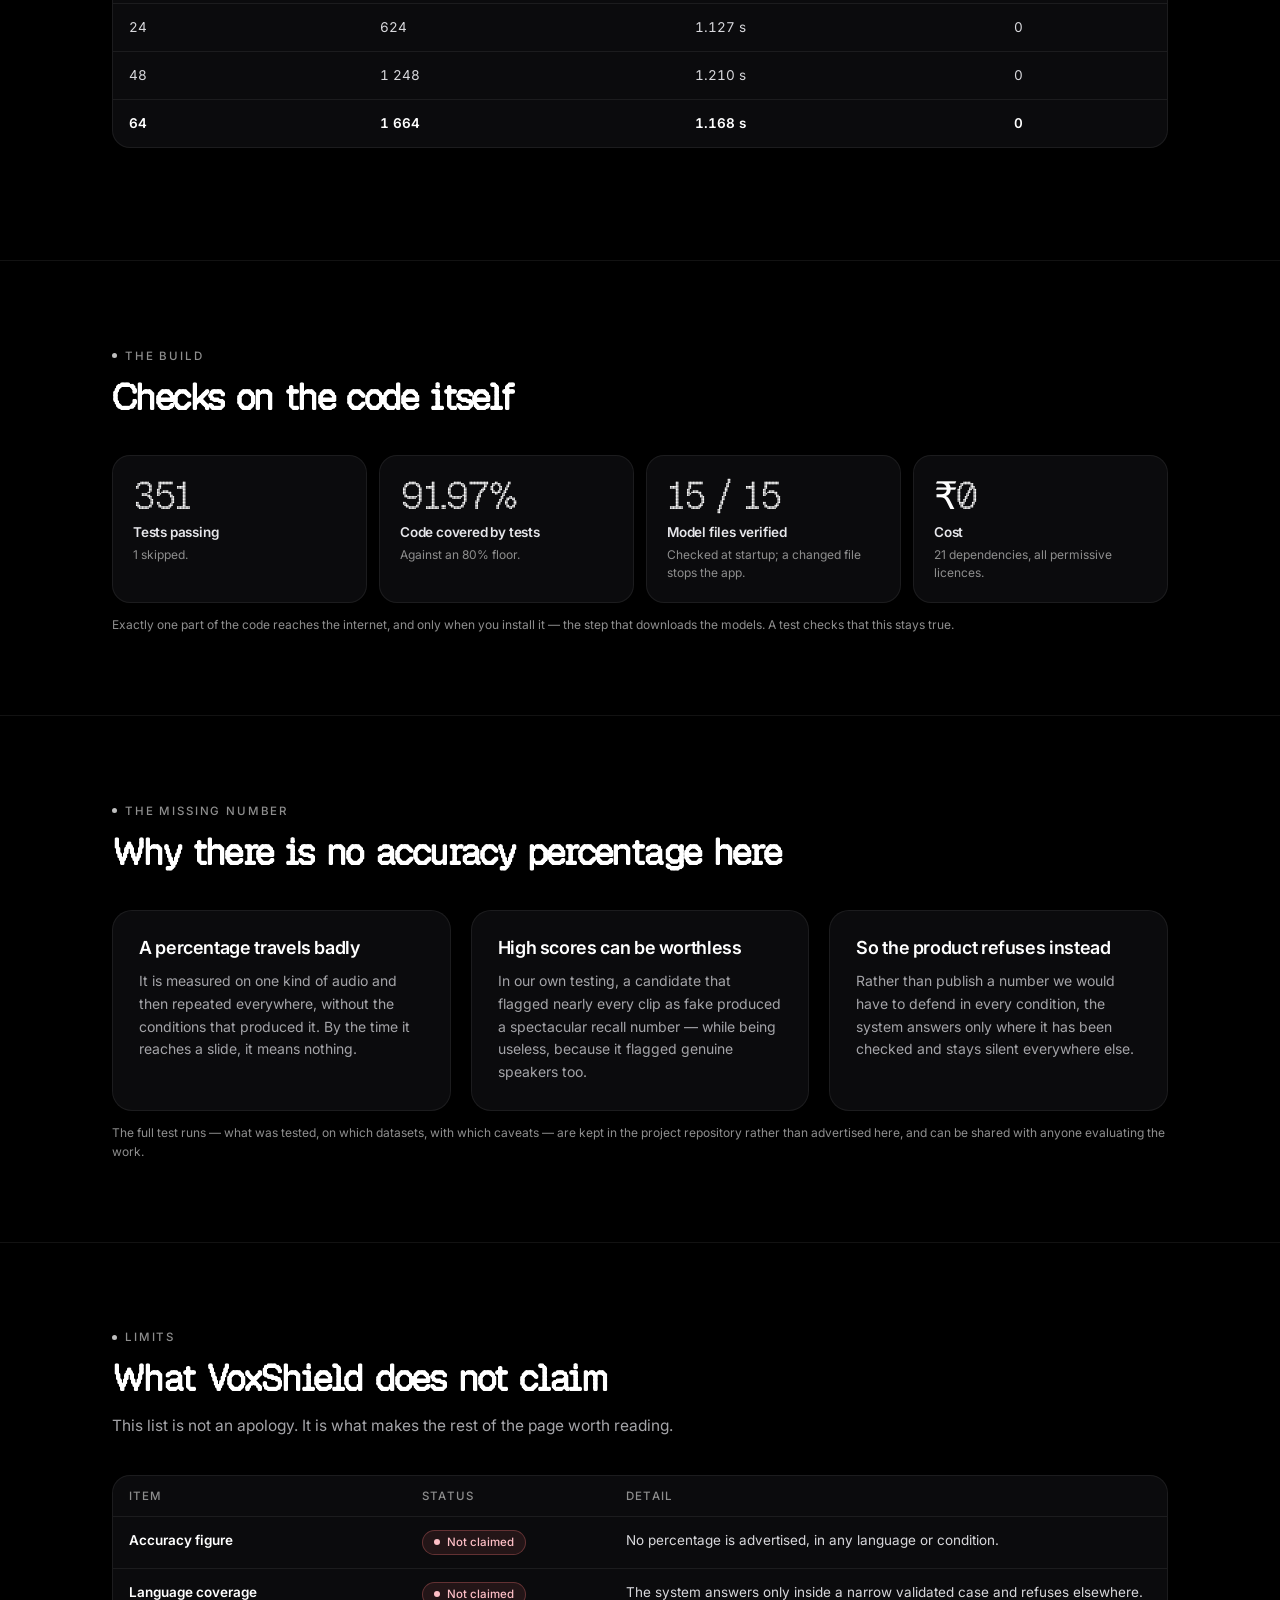
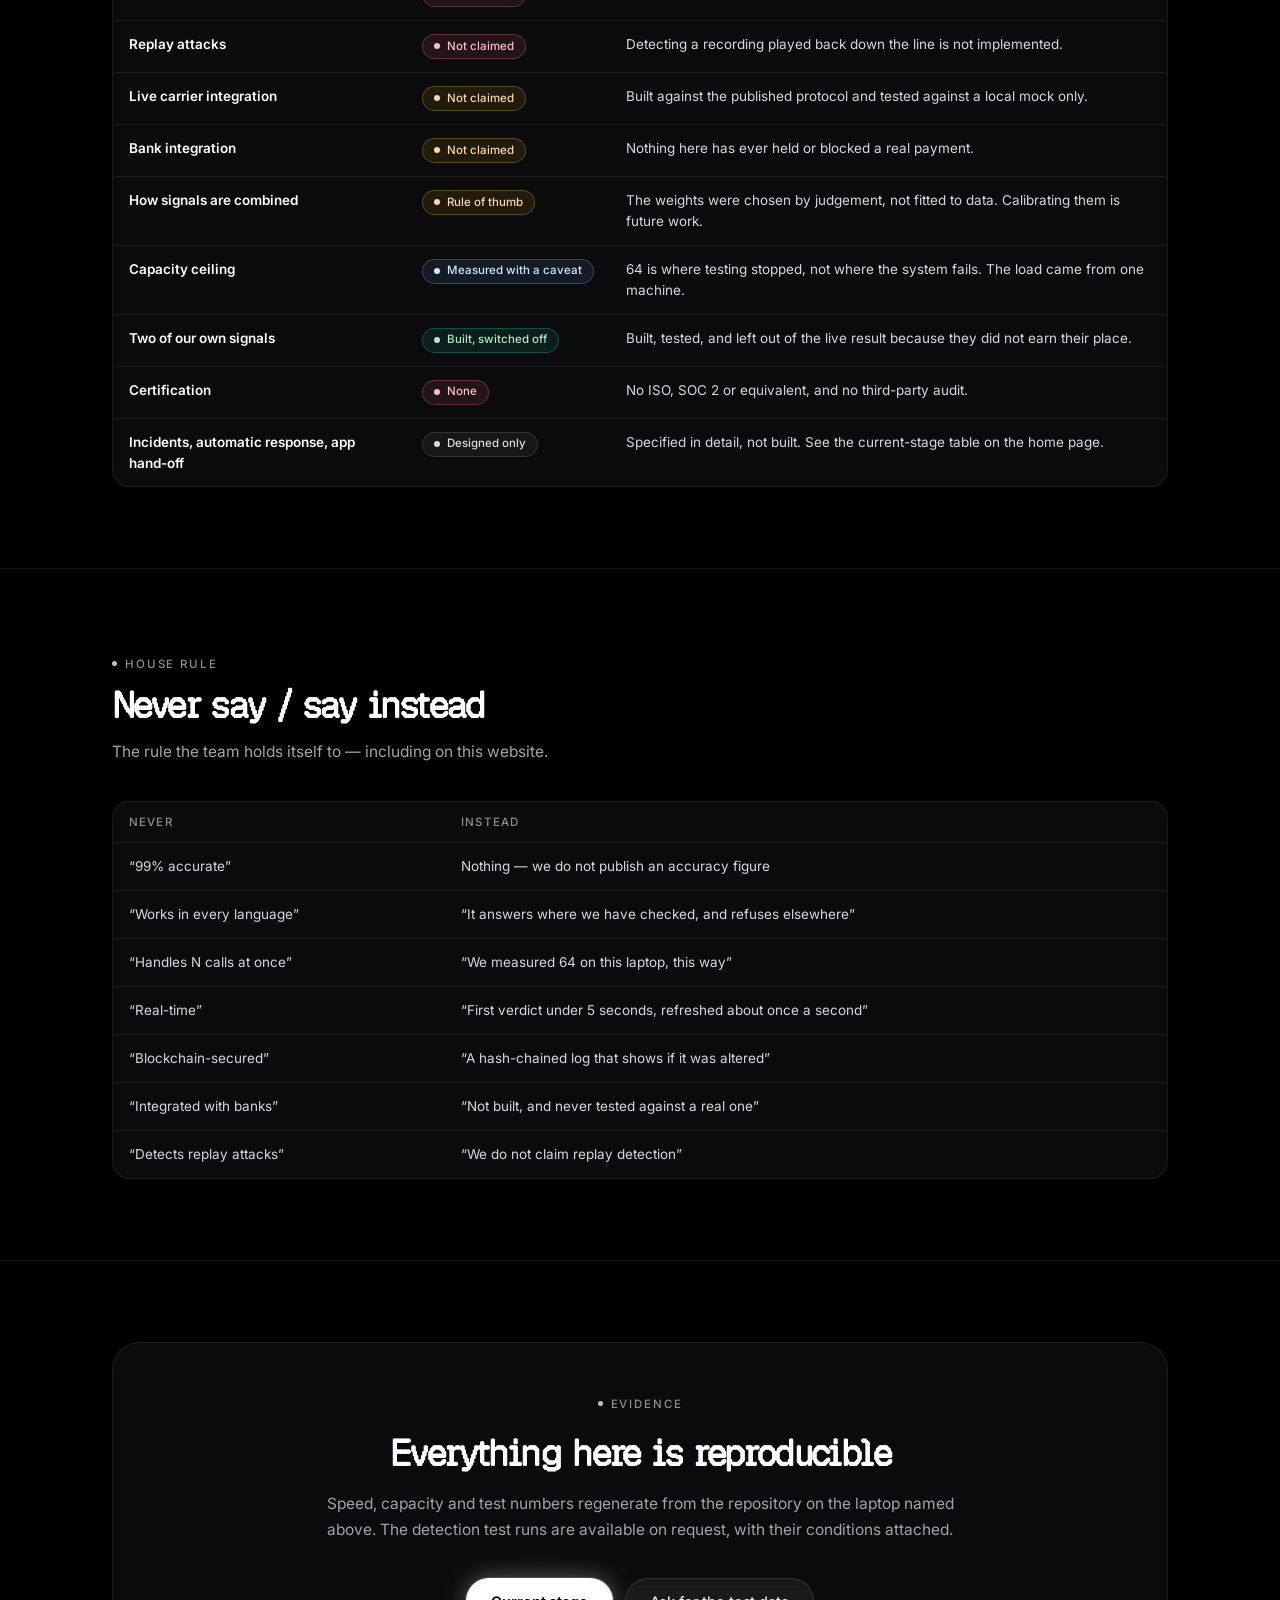
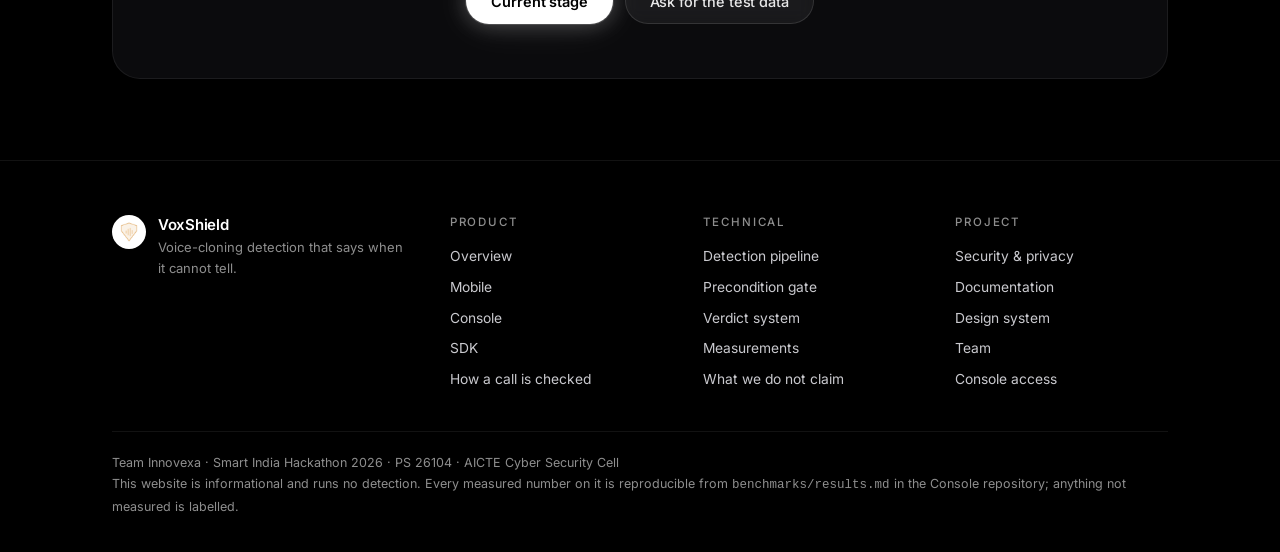
<file: benchmarks.html>
<!DOCTYPE html>
<html lang="en">
<head>
  <meta charset="UTF-8" />
  <meta name="viewport" content="width=device-width, initial-scale=1.0, viewport-fit=cover" />
  <title>Benchmarks — VoxShield</title>
  <meta name="description" content="Measured VoxShield numbers with dataset, sample size, hardware and date — including the results that argue against our own detector." />
  <meta name="theme-color" content="#000000" />
  <meta name="color-scheme" content="dark" />

  <link rel="icon" type="image/webp" href="assets/logo.webp" />

  <link rel="preconnect" href="https://fonts.googleapis.com" />
  <link rel="preconnect" href="https://fonts.gstatic.com" crossorigin />
  <link href="https://fonts.googleapis.com/css2?family=Inter:wght@400;500;600&display=swap" rel="stylesheet" />
  <link href="https://db.onlinewebfonts.com/c/8cb707a9b8a73f8a7403336b861c3074?family=BubbledotICG-FinePos" rel="stylesheet" />
  <link rel="stylesheet" href="https://cdnjs.cloudflare.com/ajax/libs/font-awesome/6.5.2/css/all.min.css" integrity="sha512-SnH5WK+bZxgPHs44uWIX+LLJAJ9/2PkPKZ5QiAj6Ta86w+fsb2TkcmfRyVX3pBnMFcV7oQPJkl9QevSCWr3W6A==" crossorigin="anonymous" referrerpolicy="no-referrer" />

  <link rel="stylesheet" href="styles.css" />
  <link rel="stylesheet" href="pages.css" />
  <script src="main.js" defer></script>
  <script src="ascii.js" defer></script>
</head>
<body>
  <a class="skip-link" href="#main">Skip to content</a>

  <!-- Shared background: one looping video behind every page -->
  <div class="bg" aria-hidden="true">
    <video class="bg-video" autoplay muted loop playsinline poster="data:image/svg+xml;utf8,<svg xmlns='http://www.w3.org/2000/svg' width='1' height='1'></svg>">
      <source src="https://d8j0ntlcm91z4.cloudfront.net/user_38xzZboKViGWJOttwIXH07lWA1P/hf_20260809_012548_ef22562c-c0ae-4816-ad9d-f8922af4e6a7.mp4" type="video/mp4" />
    </video>
  </div>
  <div class="page-bg" aria-hidden="true"></div>

  <div class="page-header">
    <header class="header">
      <a href="index.html" class="logo-btn" aria-label="VoxShield, home">
        <img src="assets/logo.webp" alt="" width="52" height="52" class="logo-img" />
      </a>

      <nav class="nav-pill" aria-label="Primary navigation">
        <ul class="nav-links">
          <li><a href="index.html" class="nav-link">Home</a></li>
          <li class="has-menu"><a href="products.html" class="nav-link">Products</a><button class="nav-trigger" type="button" aria-expanded="false" aria-label="Open Products menu"><span class="caret" aria-hidden="true"></span></button><div class="nav-menu" data-open="false"><a href="products.html#mobile">VoxShield Mobile<span>On-device Android detection</span></a><a href="products.html#console">VoxShield Console<span>Detect, decide, respond</span></a><a href="products.html#sdk">VoxShield SDK<span>Planned integration layer</span></a><a href="products.html#assistant">VoxShield Assistant<span>Grounded answers, or none</span></a></div></li>
          <li><a href="technology.html" class="nav-link">Technology</a></li>
          <li><a href="benchmarks.html" class="nav-link active" aria-current="page">Measurements</a></li>
          <li><a href="security.html" class="nav-link">Security</a></li>
          <li><a href="sih.html" class="nav-link">SIH</a></li>
          <li class="has-menu"><a href="docs.html" class="nav-link">Docs</a><button class="nav-trigger" type="button" aria-expanded="false" aria-label="Open Docs menu"><span class="caret" aria-hidden="true"></span></button><div class="nav-menu" data-open="false"><a href="docs.html#technical">Architecture & pipeline<span>Gate, fusion, verdicts</span></a><a href="docs.html#security">Security & privacy<span>Audit chain, retention</span></a><a href="docs.html#evaluation">Evaluation<span>Measurements and limits</span></a><a href="docs.html#integration">Integration<span>API contract and wire format</span></a><a href="docs.html#project">Project documents<span>PRD, TRD, SIH material</span></a></div></li>
        </ul>
      </nav>

      <a href="console.html" class="signin-btn">Console</a>

      <button class="burger-btn" id="burger-btn" type="button" aria-expanded="false" aria-controls="mobile-menu" aria-label="Toggle navigation menu">
        <span class="bar"></span>
        <span class="bar"></span>
        <span class="bar"></span>
      </button>
    </header>
  </div>

  <main id="main">
    <section class="section section--tight">
      <div class="shell">
        <div class="section-head" data-reveal>
          <p class="eyebrow">Measurements &amp; limits</p>
          <h1 class="page-title">What we measured.<br />What we will not say.</h1>
          <p class="lead">
            This page holds the things VoxShield can show you &mdash; speed, capacity, cost and test
            discipline &mdash; and the list of things it deliberately does not claim.
          </p>
        </div>

        <div class="notice notice--key" data-reveal style="--d: 0.08s;" role="note">
          <span class="notice__icon" aria-hidden="true">!</span>
          <p>
            <strong>There is no accuracy figure on this page, on purpose.</strong> A single percentage hides
            the audio, the language and the conditions it came from, and it is the first thing a buyer
            misreads. Detection test runs, their datasets and their caveats live in the project repository,
            where they can be read with their conditions attached &mdash; ask us for them.
          </p>
        </div>
      </div>
    </section>

    <section class="section" id="performance" aria-labelledby="perf-title">
      <div class="shell">
        <div class="section-head" data-reveal>
          <p class="eyebrow">Speed</p>
          <h2 class="section-title" id="perf-title">How long one check takes</h2>
          <p class="sub">
            Measured 2026-09-21 on one laptop &mdash; RTX 4050 (6 GB), CUDA 12.4, one process &mdash; over
            20 runs after 3 warm-ups. Each check covers a 4-second slice of audio.
          </p>
        </div>

        <div class="table-wrap" data-reveal>
          <table class="data">
            <thead><tr><th scope="col">Step</th><th scope="col">Runs on</th><th scope="col">Measured</th><th scope="col">Budget</th></tr></thead>
            <tbody>
              <tr><td><strong>Synthetic-voice check</strong></td><td>GPU</td><td class="num cell-safe">16.7 ms</td><td class="num">180 ms</td></tr>
              <tr><td>Same check, no GPU</td><td>CPU (4 threads)</td><td class="num">279.1 ms</td><td class="num">&mdash;</td></tr>
              <tr><td><strong>Speaker check</strong></td><td>GPU</td><td class="num cell-safe">4.9 ms</td><td class="num">25 ms</td></tr>
              <tr><td>Memory used, both models loaded</td><td>GPU</td><td class="num">85 MB of 6 081 MB</td><td class="num">&asymp; 582 MB</td></tr>
              <tr><td><strong>Whole pipeline, end to end</strong></td><td>&mdash;</td><td class="num cell-safe">308 ms</td><td class="num">&mdash;</td></tr>
            </tbody>
          </table>
        </div>

        <p class="source" data-reveal>
          The honest phrasing is &ldquo;a first verdict in under five seconds, refreshed about once a
          second&rdquo;. We avoid the words &ldquo;real-time&rdquo;, because the system works on slices of
          audio, not instantly.
        </p>
      </div>
    </section>

    <section class="section" id="capacity" aria-labelledby="cap-title">
      <div class="shell">
        <div class="section-head" data-reveal>
          <p class="eyebrow">Capacity</p>
          <h2 class="section-title" id="cap-title">64 calls at once, nothing dropped</h2>
          <p class="sub">
            Measured 2026-09-22. The rule was set before the test: the largest number of calls where 95% of
            results still arrived within 1.5 seconds and nothing was dropped.
          </p>
        </div>

        <div class="table-wrap" data-reveal>
          <table class="data">
            <thead><tr><th scope="col">Calls at once</th><th scope="col">Verdicts produced</th><th scope="col">95% arrived within</th><th scope="col">Dropped</th></tr></thead>
            <tbody>
              <tr><td class="num">1</td><td class="num">26</td><td class="num">1.057 s</td><td class="num cell-safe">0</td></tr>
              <tr><td class="num">8</td><td class="num">200</td><td class="num">1.112 s</td><td class="num cell-safe">0</td></tr>
              <tr><td class="num">24</td><td class="num">624</td><td class="num">1.127 s</td><td class="num cell-safe">0</td></tr>
              <tr><td class="num">48</td><td class="num">1 248</td><td class="num">1.210 s</td><td class="num cell-safe">0</td></tr>
              <tr><td class="num"><strong>64</strong></td><td class="num"><strong>1 664</strong></td><td class="num"><strong>1.168 s</strong></td><td class="num cell-safe"><strong>0</strong></td></tr>
            </tbody>
          </table>
        </div>

        <p class="source" data-reveal>
          Call 65 was refused on purpose, with a clear error. The supported wording is
          <strong>&ldquo;at least 64 &mdash; that is where we stopped testing, not where it breaks&rdquo;</strong>.
          We never say &ldquo;handles N calls&rdquo;.
        </p>
      </div>
    </section>

    <section class="section" id="engineering" aria-labelledby="eng-title">
      <div class="shell">
        <div class="section-head" data-reveal>
          <p class="eyebrow">The build</p>
          <h2 class="section-title" id="eng-title">Checks on the code itself</h2>
        </div>

        <div class="metrics" data-reveal>
          <div class="metric"><span class="metric__v">351</span><span class="metric__l">Tests passing</span><span class="metric__c">1 skipped.</span></div>
          <div class="metric"><span class="metric__v">91.97%</span><span class="metric__l">Code covered by tests</span><span class="metric__c">Against an 80% floor.</span></div>
          <div class="metric"><span class="metric__v">15 / 15</span><span class="metric__l">Model files verified</span><span class="metric__c">Checked at startup; a changed file stops the app.</span></div>
          <div class="metric"><span class="metric__v">&#8377;0</span><span class="metric__l">Cost</span><span class="metric__c">21 dependencies, all permissive licences.</span></div>
        </div>

        <p class="source" data-reveal>
          Exactly one part of the code reaches the internet, and only when you install it &mdash; the step
          that downloads the models. A test checks that this stays true.
        </p>
      </div>
    </section>

    <section class="section" id="why-no-number" aria-labelledby="wn-title">
      <div class="shell">
        <div class="section-head" data-reveal>
          <p class="eyebrow">The missing number</p>
          <h2 class="section-title" id="wn-title">Why there is no accuracy percentage here</h2>
        </div>

        <div class="grid grid--3">
          <article class="card" data-reveal>
            <h3 class="card__title">A percentage travels badly</h3>
            <p class="card__desc">
              It is measured on one kind of audio and then repeated everywhere, without the conditions that
              produced it. By the time it reaches a slide, it means nothing.
            </p>
          </article>
          <article class="card" data-reveal style="--d: 0.06s;">
            <h3 class="card__title">High scores can be worthless</h3>
            <p class="card__desc">
              In our own testing, a candidate that flagged nearly every clip as fake produced a spectacular
              recall number &mdash; while being useless, because it flagged genuine speakers too.
            </p>
          </article>
          <article class="card" data-reveal style="--d: 0.12s;">
            <h3 class="card__title">So the product refuses instead</h3>
            <p class="card__desc">
              Rather than publish a number we would have to defend in every condition, the system answers
              only where it has been checked and stays silent everywhere else.
            </p>
          </article>
        </div>

        <p class="source" data-reveal>
          The full test runs &mdash; what was tested, on which datasets, with which caveats &mdash; are kept
          in the project repository rather than advertised here, and can be shared with anyone evaluating
          the work.
        </p>
      </div>
    </section>

    <section class="section" id="limitations" aria-labelledby="lim-title">
      <div class="shell">
        <div class="section-head" data-reveal>
          <p class="eyebrow">Limits</p>
          <h2 class="section-title" id="lim-title">What VoxShield does not claim</h2>
          <p class="sub">This list is not an apology. It is what makes the rest of the page worth reading.</p>
        </div>

        <div class="table-wrap" data-reveal>
          <table class="data">
            <thead><tr><th scope="col">Item</th><th scope="col">Status</th><th scope="col">Detail</th></tr></thead>
            <tbody>
              <tr>
                <td><strong>Accuracy figure</strong></td>
                <td><span class="badge badge--limit">Not claimed</span></td>
                <td>No percentage is advertised, in any language or condition.</td>
              </tr>
              <tr>
                <td><strong>Language coverage</strong></td>
                <td><span class="badge badge--limit">Not claimed</span></td>
                <td>The system answers only inside a narrow validated case and refuses elsewhere.</td>
              </tr>
              <tr>
                <td><strong>Replay attacks</strong></td>
                <td><span class="badge badge--limit">Not claimed</span></td>
                <td>Detecting a recording played back down the line is not implemented.</td>
              </tr>
              <tr>
                <td><strong>Live carrier integration</strong></td>
                <td><span class="badge badge--planned">Not claimed</span></td>
                <td>Built against the published protocol and tested against a local mock only.</td>
              </tr>
              <tr>
                <td><strong>Bank integration</strong></td>
                <td><span class="badge badge--planned">Not claimed</span></td>
                <td>Nothing here has ever held or blocked a real payment.</td>
              </tr>
              <tr>
                <td><strong>How signals are combined</strong></td>
                <td><span class="badge badge--planned">Rule of thumb</span></td>
                <td>The weights were chosen by judgement, not fitted to data. Calibrating them is future work.</td>
              </tr>
              <tr>
                <td><strong>Capacity ceiling</strong></td>
                <td><span class="badge badge--measured">Measured with a caveat</span></td>
                <td>64 is where testing stopped, not where the system fails. The load came from one machine.</td>
              </tr>
              <tr>
                <td><strong>Two of our own signals</strong></td>
                <td><span class="badge badge--implemented">Built, switched off</span></td>
                <td>Built, tested, and left out of the live result because they did not earn their place.</td>
              </tr>
              <tr>
                <td><strong>Certification</strong></td>
                <td><span class="badge badge--limit">None</span></td>
                <td>No ISO, SOC 2 or equivalent, and no third-party audit.</td>
              </tr>
              <tr>
                <td><strong>Incidents, automatic response, app hand-off</strong></td>
                <td><span class="badge badge--spec">Designed only</span></td>
                <td>Specified in detail, not built. See the current-stage table on the home page.</td>
              </tr>
            </tbody>
          </table>
        </div>
      </div>
    </section>

    <section class="section" id="discipline" aria-labelledby="disc-title">
      <div class="shell">
        <div class="section-head" data-reveal>
          <p class="eyebrow">House rule</p>
          <h2 class="section-title" id="disc-title">Never say / say instead</h2>
          <p class="sub">The rule the team holds itself to &mdash; including on this website.</p>
        </div>

        <div class="table-wrap" data-reveal>
          <table class="data">
            <thead><tr><th scope="col">Never</th><th scope="col">Instead</th></tr></thead>
            <tbody>
              <tr><td class="cell-bad">&ldquo;99% accurate&rdquo;</td><td>Nothing &mdash; we do not publish an accuracy figure</td></tr>
              <tr><td class="cell-bad">&ldquo;Works in every language&rdquo;</td><td>&ldquo;It answers where we have checked, and refuses elsewhere&rdquo;</td></tr>
              <tr><td class="cell-bad">&ldquo;Handles N calls at once&rdquo;</td><td>&ldquo;We measured 64 on this laptop, this way&rdquo;</td></tr>
              <tr><td class="cell-bad">&ldquo;Real-time&rdquo;</td><td>&ldquo;First verdict under 5 seconds, refreshed about once a second&rdquo;</td></tr>
              <tr><td class="cell-bad">&ldquo;Blockchain-secured&rdquo;</td><td>&ldquo;A hash-chained log that shows if it was altered&rdquo;</td></tr>
              <tr><td class="cell-bad">&ldquo;Integrated with banks&rdquo;</td><td>&ldquo;Not built, and never tested against a real one&rdquo;</td></tr>
              <tr><td class="cell-bad">&ldquo;Detects replay attacks&rdquo;</td><td>&ldquo;We do not claim replay detection&rdquo;</td></tr>
            </tbody>
          </table>
        </div>
      </div>
    </section>

    <section class="section" aria-labelledby="cta-title">
      <div class="shell">
        <div class="cta-band" data-reveal>
          <p class="eyebrow">Evidence</p>
          <h2 class="section-title" id="cta-title">Everything here is reproducible</h2>
          <p class="sub">
            Speed, capacity and test numbers regenerate from the repository on the laptop named above. The
            detection test runs are available on request, with their conditions attached.
          </p>
          <div class="actions">
            <a class="btn btn--primary" href="index.html#current-stage">Current stage</a>
            <a class="btn btn--ghost" href="contact.html">Ask for the test data</a>
          </div>
        </div>
      </div>
    </section>
  </main>

  <footer class="site-foot">
    <div class="shell">
      <div class="foot-grid">
        <div class="foot-brand">
          <img src="assets/logo.webp" alt="" width="34" height="34" />
          <div>
            <p class="foot-name">VoxShield</p>
            <p class="foot-tag">Voice-cloning detection that says when it cannot tell.</p>
          </div>
        </div>
        <div class="foot-col"><h3>Product</h3><a href="products.html">Overview</a><a href="products.html#mobile">Mobile</a><a href="console.html">Console</a><a href="products.html#sdk">SDK</a><a href="workflow.html">How a call is checked</a></div>
        <div class="foot-col"><h3>Technical</h3><a href="technology.html">Detection pipeline</a><a href="technology.html#gate">Precondition gate</a><a href="technology.html#verdicts">Verdict system</a><a href="benchmarks.html">Measurements</a><a href="benchmarks.html#limitations">What we do not claim</a></div>
        <div class="foot-col"><h3>Project</h3><a href="security.html">Security & privacy</a><a href="docs.html">Documentation</a><a href="components.html">Design system</a><a href="contact.html">Team</a><a href="console.html#access">Console access</a></div>
      </div>
      <p class="foot-legal">
        Team Innovexa &middot; Smart India Hackathon 2026 &middot; PS 26104 &middot; AICTE Cyber Security Cell<br />
        This website is informational and runs no detection. Every measured number on it is reproducible from
        <code>benchmarks/results.md</code> in the Console repository; anything not measured is labelled.
      </p>
    </div>
  </footer>

  <div class="mobile-overlay" id="mobile-overlay" aria-hidden="true"></div>
  <div class="mobile-sheet" id="mobile-menu" aria-hidden="true" hidden>
    <nav class="mobile-nav" aria-label="Mobile navigation">
        <a href="index.html" class="mobile-link" style="--i: 1;">Home</a>
        <a href="products.html" class="mobile-link" style="--i: 2;">Products</a>
        <div class="mobile-group"><h3>Products</h3><a href="products.html#mobile" class="mobile-link" style="--i: 3;">VoxShield Mobile</a><a href="products.html#console" class="mobile-link" style="--i: 4;">VoxShield Console</a><a href="products.html#sdk" class="mobile-link" style="--i: 5;">VoxShield SDK</a><a href="products.html#assistant" class="mobile-link" style="--i: 6;">VoxShield Assistant</a></div>
        <a href="technology.html" class="mobile-link" style="--i: 7;">Technology</a>
        <a href="benchmarks.html" class="mobile-link active" style="--i: 8;">Measurements</a>
        <a href="security.html" class="mobile-link" style="--i: 9;">Security</a>
        <a href="sih.html" class="mobile-link" style="--i: 10;">SIH</a>
        <a href="docs.html" class="mobile-link" style="--i: 11;">Docs</a>
        <div class="mobile-group"><h3>Docs</h3><a href="docs.html#technical" class="mobile-link" style="--i: 12;">Architecture & pipeline</a><a href="docs.html#security" class="mobile-link" style="--i: 13;">Security & privacy</a><a href="docs.html#evaluation" class="mobile-link" style="--i: 14;">Evaluation</a><a href="docs.html#integration" class="mobile-link" style="--i: 15;">Integration</a><a href="docs.html#project" class="mobile-link" style="--i: 16;">Project documents</a></div>
        <a href="console.html" class="mobile-signin" style="--i: 17;">Open Console</a>
    </nav>
  </div>
</body>
</html>
</file>
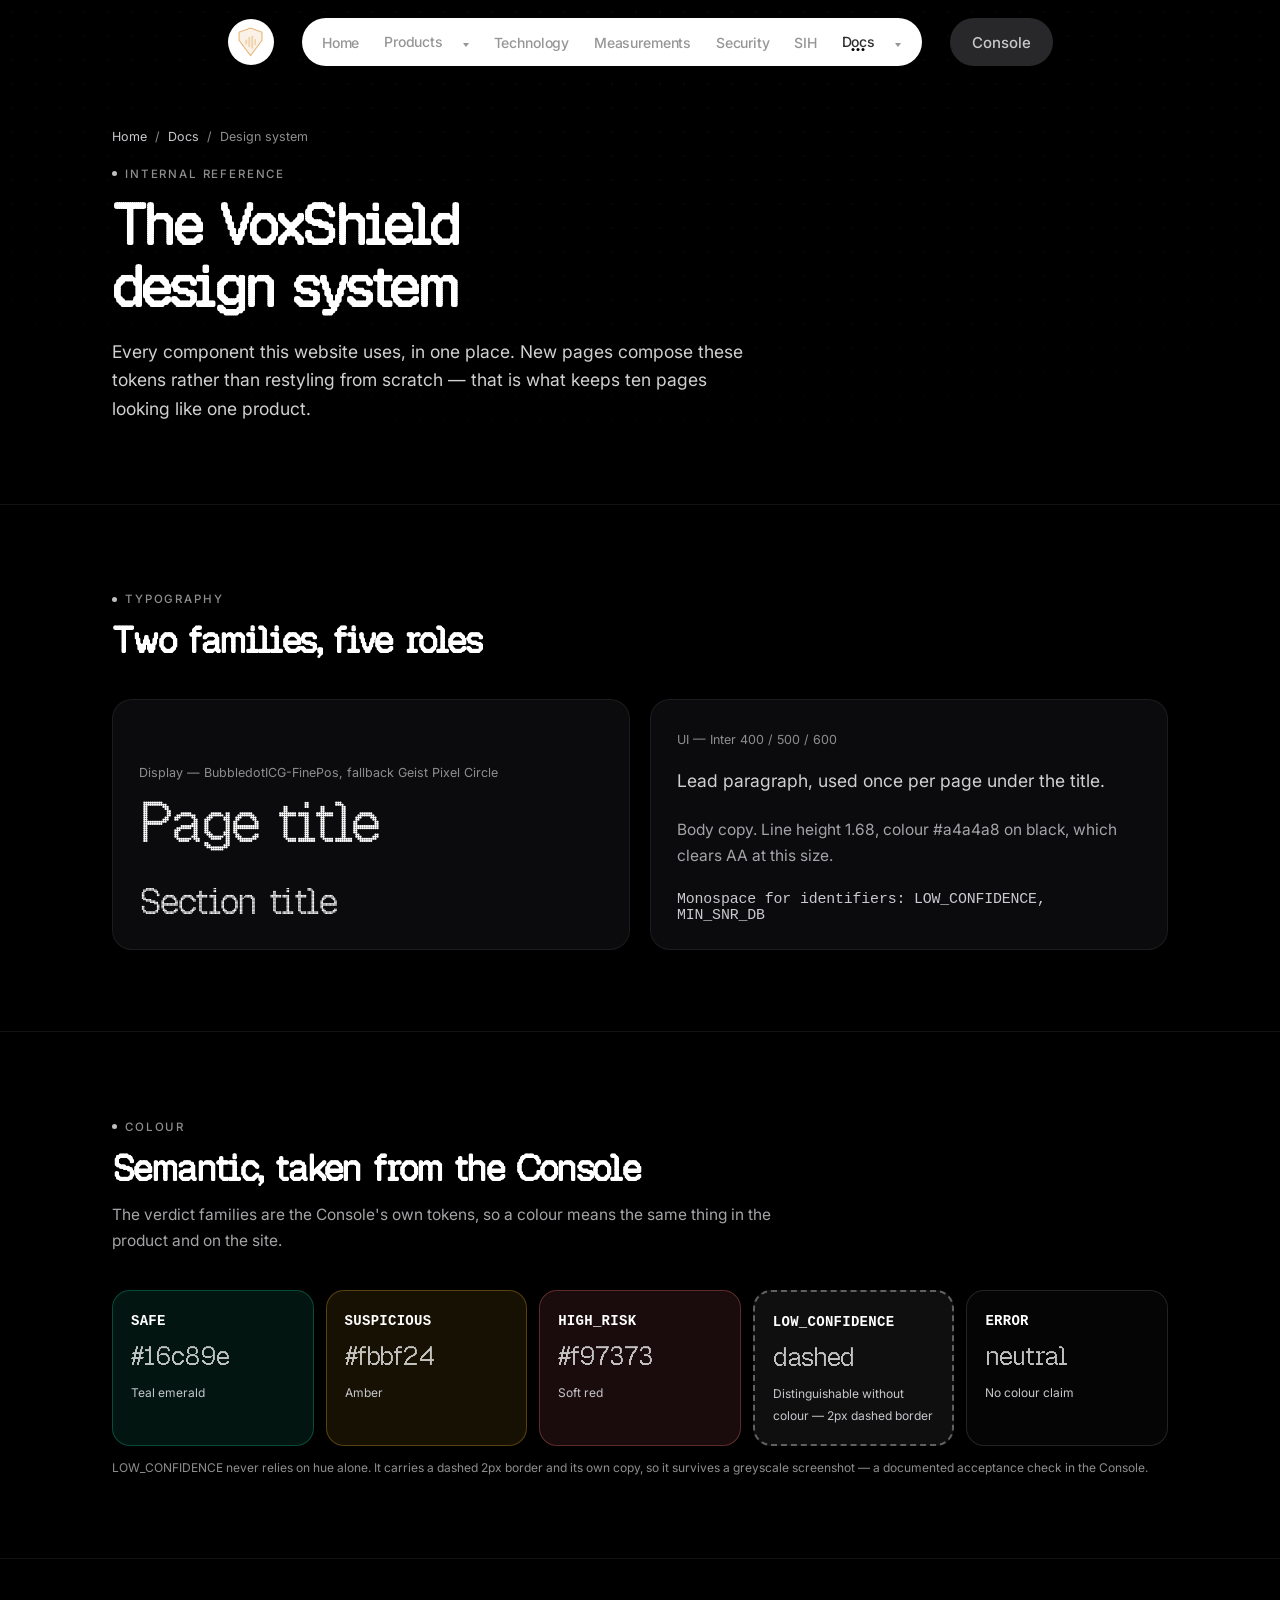
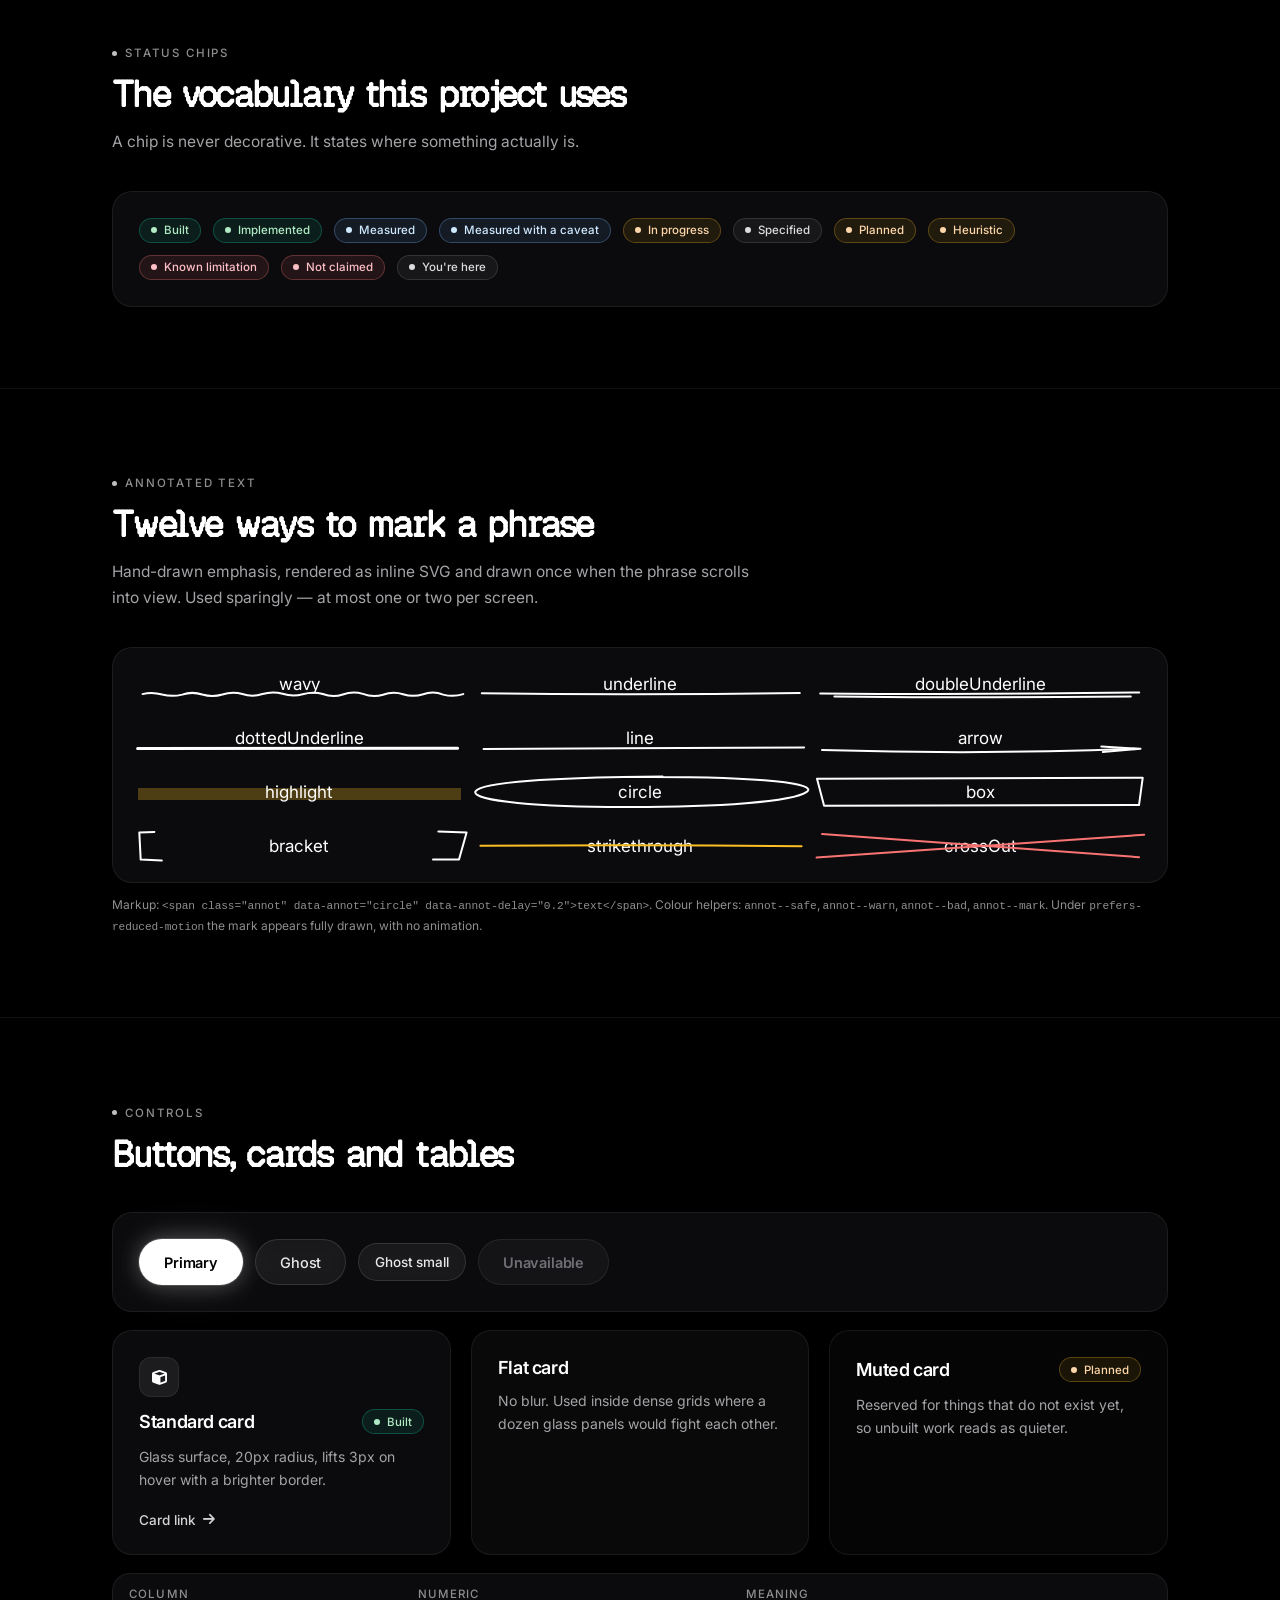
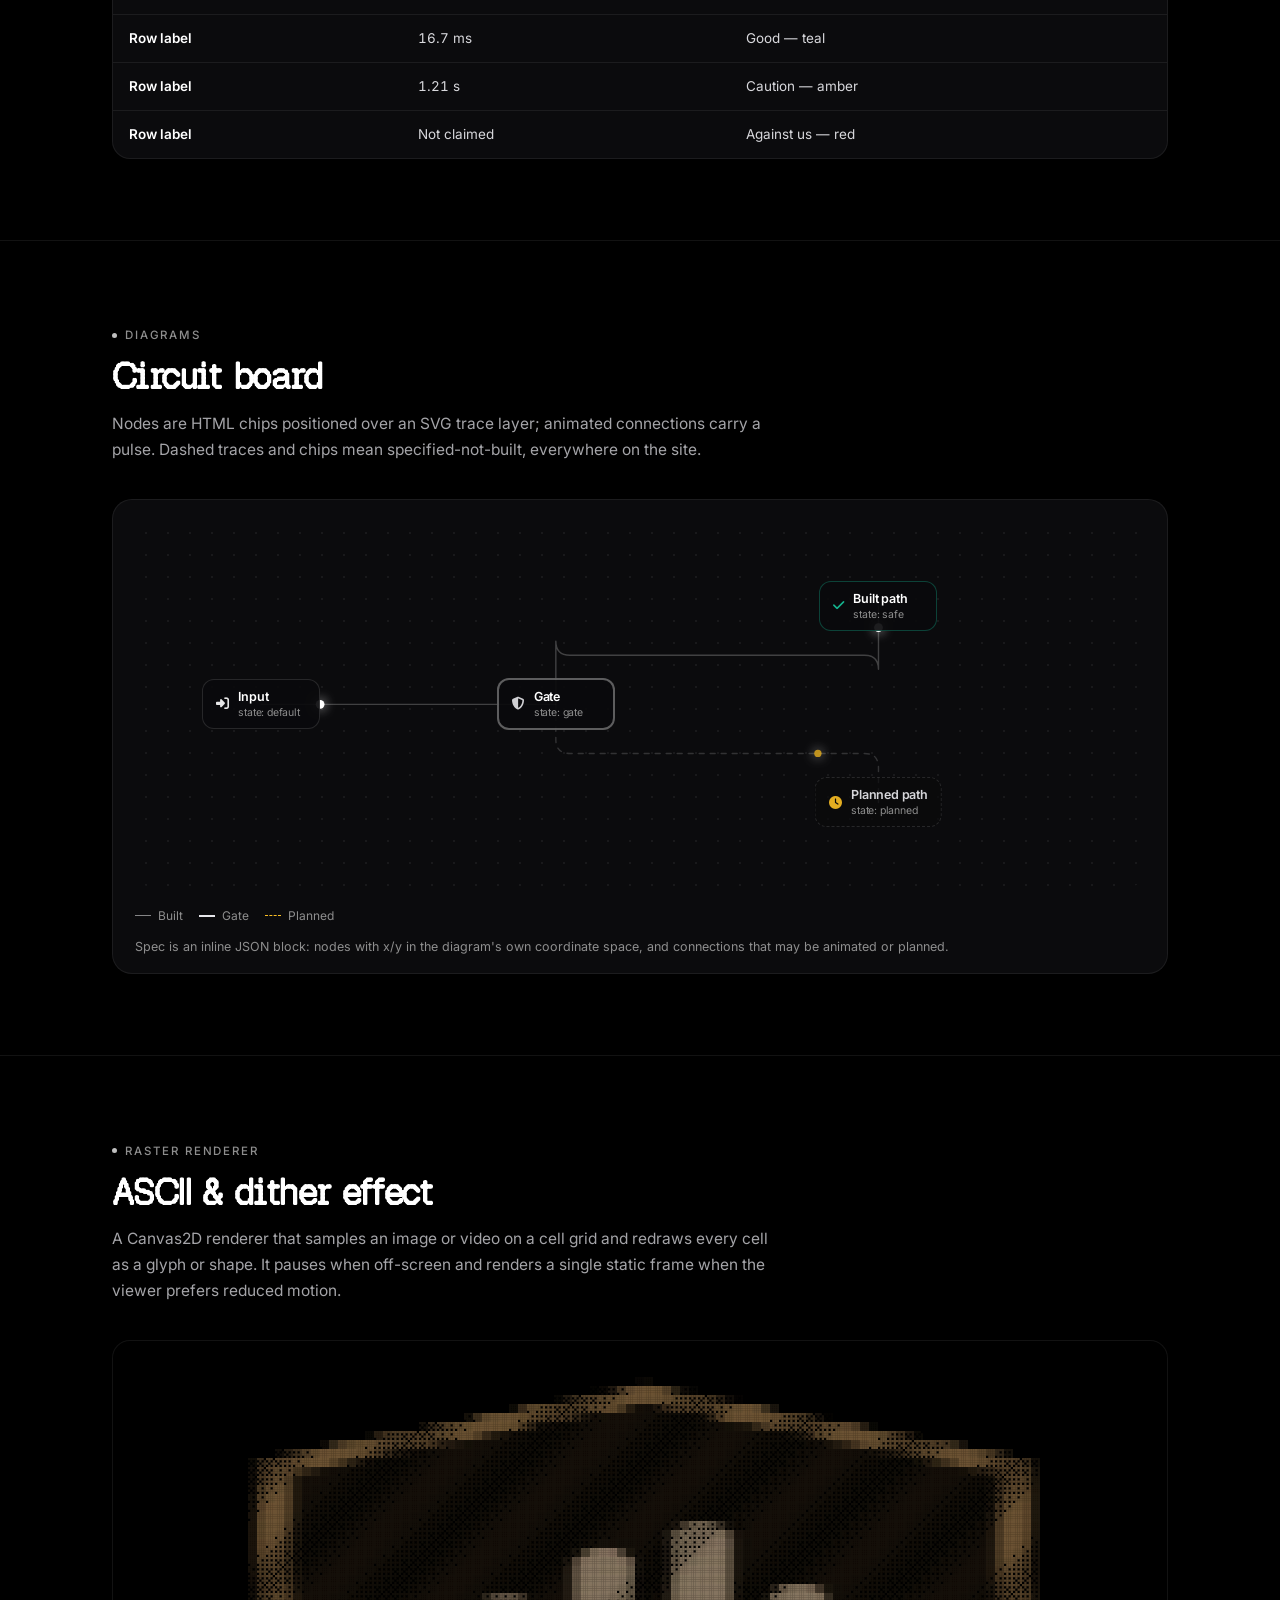
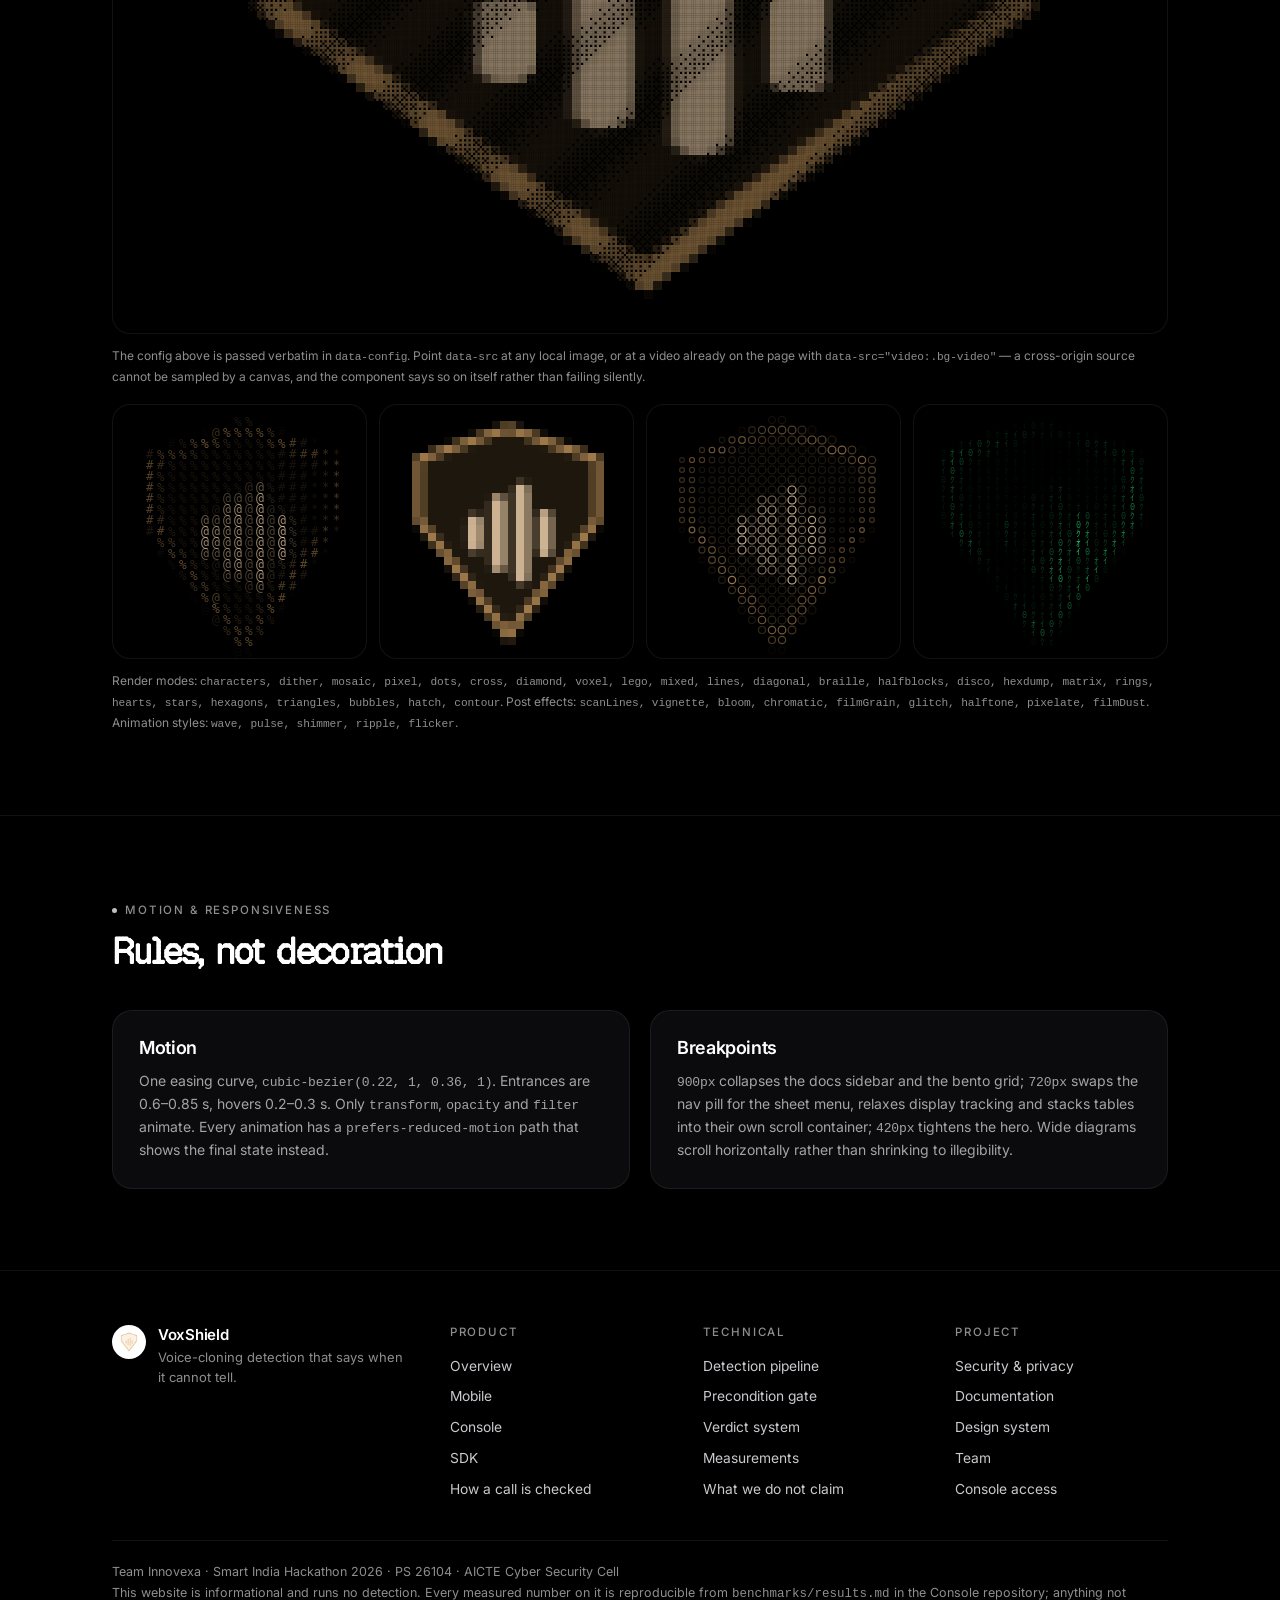
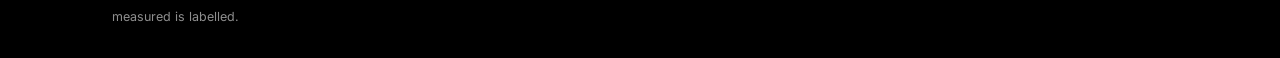
<file: components.html>
<!DOCTYPE html>
<html lang="en">
<head>
  <meta charset="UTF-8" />
  <meta name="viewport" content="width=device-width, initial-scale=1.0, viewport-fit=cover" />
  <title>Design System — VoxShield</title>
  <meta name="description" content="The internal UI reference for VoxShield: typography, colour, status chips, cards, tables, verdict states and motion." />
  <meta name="theme-color" content="#000000" />
  <meta name="color-scheme" content="dark" />

  <link rel="icon" type="image/webp" href="assets/logo.webp" />

  <link rel="preconnect" href="https://fonts.googleapis.com" />
  <link rel="preconnect" href="https://fonts.gstatic.com" crossorigin />
  <link href="https://fonts.googleapis.com/css2?family=Inter:wght@400;500;600&display=swap" rel="stylesheet" />
  <link href="https://db.onlinewebfonts.com/c/8cb707a9b8a73f8a7403336b861c3074?family=BubbledotICG-FinePos" rel="stylesheet" />
  <link rel="stylesheet" href="https://cdnjs.cloudflare.com/ajax/libs/font-awesome/6.5.2/css/all.min.css" integrity="sha512-SnH5WK+bZxgPHs44uWIX+LLJAJ9/2PkPKZ5QiAj6Ta86w+fsb2TkcmfRyVX3pBnMFcV7oQPJkl9QevSCWr3W6A==" crossorigin="anonymous" referrerpolicy="no-referrer" />

  <link rel="stylesheet" href="styles.css" />
  <link rel="stylesheet" href="pages.css" />
  <script src="main.js" defer></script>
  <script src="ascii.js" defer></script>
</head>
<body>
  <a class="skip-link" href="#main">Skip to content</a>

  <!-- Shared background: one looping video behind every page -->
  <div class="bg" aria-hidden="true">
    <video class="bg-video" autoplay muted loop playsinline poster="data:image/svg+xml;utf8,<svg xmlns='http://www.w3.org/2000/svg' width='1' height='1'></svg>">
      <source src="https://d8j0ntlcm91z4.cloudfront.net/user_38xzZboKViGWJOttwIXH07lWA1P/hf_20260809_012548_ef22562c-c0ae-4816-ad9d-f8922af4e6a7.mp4" type="video/mp4" />
    </video>
  </div>
  <div class="page-bg" aria-hidden="true"></div>

  <div class="page-header">
    <header class="header">
      <a href="index.html" class="logo-btn" aria-label="VoxShield, home">
        <img src="assets/logo.webp" alt="" width="52" height="52" class="logo-img" />
      </a>

      <nav class="nav-pill" aria-label="Primary navigation">
        <ul class="nav-links">
          <li><a href="index.html" class="nav-link">Home</a></li>
          <li class="has-menu"><a href="products.html" class="nav-link">Products</a><button class="nav-trigger" type="button" aria-expanded="false" aria-label="Open Products menu"><span class="caret" aria-hidden="true"></span></button><div class="nav-menu" data-open="false"><a href="products.html#mobile">VoxShield Mobile<span>On-device Android detection</span></a><a href="products.html#console">VoxShield Console<span>Detect, decide, respond</span></a><a href="products.html#sdk">VoxShield SDK<span>Planned integration layer</span></a><a href="products.html#assistant">VoxShield Assistant<span>Grounded answers, or none</span></a></div></li>
          <li><a href="technology.html" class="nav-link">Technology</a></li>
          <li><a href="benchmarks.html" class="nav-link">Measurements</a></li>
          <li><a href="security.html" class="nav-link">Security</a></li>
          <li><a href="sih.html" class="nav-link">SIH</a></li>
          <li class="has-menu"><a href="docs.html" class="nav-link active" aria-current="page">Docs</a><button class="nav-trigger" type="button" aria-expanded="false" aria-label="Open Docs menu"><span class="caret" aria-hidden="true"></span></button><div class="nav-menu" data-open="false"><a href="docs.html#technical">Architecture & pipeline<span>Gate, fusion, verdicts</span></a><a href="docs.html#security">Security & privacy<span>Audit chain, retention</span></a><a href="docs.html#evaluation">Evaluation<span>Measurements and limits</span></a><a href="docs.html#integration">Integration<span>API contract and wire format</span></a><a href="docs.html#project">Project documents<span>PRD, TRD, SIH material</span></a></div></li>
        </ul>
      </nav>

      <a href="console.html" class="signin-btn">Console</a>

      <button class="burger-btn" id="burger-btn" type="button" aria-expanded="false" aria-controls="mobile-menu" aria-label="Toggle navigation menu">
        <span class="bar"></span>
        <span class="bar"></span>
        <span class="bar"></span>
      </button>
    </header>
  </div>

  <main id="main">
    <section class="section section--tight">
      <div class="shell">
        <nav class="crumbs" aria-label="Breadcrumb" data-reveal>
          <a href="index.html">Home</a> <span aria-hidden="true">/</span>
          <a href="docs.html">Docs</a> <span aria-hidden="true">/</span> <span>Design system</span>
        </nav>
        <div class="section-head" data-reveal>
          <p class="eyebrow">Internal reference</p>
          <h1 class="page-title">The VoxShield<br />design system</h1>
          <p class="lead">
            Every component this website uses, in one place. New pages compose these tokens rather than
            restyling from scratch &mdash; that is what keeps ten pages looking like one product.
          </p>
        </div>
      </div>
    </section>

    <section class="section" id="type" aria-labelledby="type-title">
      <div class="shell">
        <div class="section-head" data-reveal>
          <p class="eyebrow">Typography</p>
          <h2 class="section-title" id="type-title">Two families, five roles</h2>
        </div>
        <div class="grid grid--2" data-reveal>
          <article class="card card--static">
            <p class="card__meta">Display &mdash; BubbledotICG-FinePos, fallback Geist Pixel Circle</p>
            <p class="page-title" style="margin: 0;">Page title</p>
            <p class="section-title" style="margin: 14px 0 0;">Section title</p>
          </article>
          <article class="card card--static">
            <p class="card__meta">UI &mdash; Inter 400 / 500 / 600</p>
            <p class="lead" style="margin: 8px 0 0;">Lead paragraph, used once per page under the title.</p>
            <p class="sub" style="margin: 10px 0 0;">Body copy. Line height 1.68, colour #a4a4a8 on black, which clears AA at this size.</p>
            <p class="mono" style="margin: 10px 0 0; color: #c9c9ce;">Monospace for identifiers: LOW_CONFIDENCE, MIN_SNR_DB</p>
          </article>
        </div>
      </div>
    </section>

    <section class="section" id="colour" aria-labelledby="colour-title">
      <div class="shell">
        <div class="section-head" data-reveal>
          <p class="eyebrow">Colour</p>
          <h2 class="section-title" id="colour-title">Semantic, taken from the Console</h2>
          <p class="sub">The verdict families are the Console's own tokens, so a colour means the same thing in the product and on the site.</p>
        </div>
        <div class="verdicts" data-reveal>
          <div class="verdict verdict--safe"><span class="verdict__name">SAFE</span><span class="verdict__range">#16c89e</span><span class="verdict__meta">Teal emerald</span></div>
          <div class="verdict verdict--suspicious"><span class="verdict__name">SUSPICIOUS</span><span class="verdict__range">#fbbf24</span><span class="verdict__meta">Amber</span></div>
          <div class="verdict verdict--high"><span class="verdict__name">HIGH_RISK</span><span class="verdict__range">#f97373</span><span class="verdict__meta">Soft red</span></div>
          <div class="verdict verdict--lowconf"><span class="verdict__name">LOW_CONFIDENCE</span><span class="verdict__range">dashed</span><span class="verdict__meta">Distinguishable without colour &mdash; 2px dashed border</span></div>
          <div class="verdict verdict--error"><span class="verdict__name">ERROR</span><span class="verdict__range">neutral</span><span class="verdict__meta">No colour claim</span></div>
        </div>
        <p class="source" data-reveal>
          LOW_CONFIDENCE never relies on hue alone. It carries a dashed 2px border and its own copy, so it
          survives a greyscale screenshot &mdash; a documented acceptance check in the Console.
        </p>
      </div>
    </section>

    <section class="section" id="status" aria-labelledby="chip-title">
      <div class="shell">
        <div class="section-head" data-reveal>
          <p class="eyebrow">Status chips</p>
          <h2 class="section-title" id="chip-title">The vocabulary this project uses</h2>
          <p class="sub">A chip is never decorative. It states where something actually is.</p>
        </div>
        <div class="card card--static" data-reveal style="display: flex; flex-direction: row; flex-wrap: wrap; gap: 12px;">
          <span class="badge badge--implemented">Built</span>
          <span class="badge badge--implemented">Implemented</span>
          <span class="badge badge--measured">Measured</span>
          <span class="badge badge--measured">Measured with a caveat</span>
          <span class="badge badge--wip">In progress</span>
          <span class="badge badge--spec">Specified</span>
          <span class="badge badge--planned">Planned</span>
          <span class="badge badge--planned">Heuristic</span>
          <span class="badge badge--limit">Known limitation</span>
          <span class="badge badge--limit">Not claimed</span>
          <span class="badge badge--here">You're here</span>
        </div>
      </div>
    </section>

    <section class="section" id="annotations" aria-labelledby="annot-title">
      <div class="shell">
        <div class="section-head" data-reveal>
          <p class="eyebrow">Annotated text</p>
          <h2 class="section-title" id="annot-title">Twelve ways to mark a phrase</h2>
          <p class="sub">
            Hand-drawn emphasis, rendered as inline SVG and drawn once when the phrase scrolls into view.
            Used sparingly &mdash; at most one or two per screen.
          </p>
        </div>
        <div class="card card--static" data-reveal>
          <div class="grid grid--3" style="text-align: center; row-gap: 34px; font-size: 17px;">
            <span class="annot" data-annot="wavy" data-annot-delay="0">wavy</span>
            <span class="annot" data-annot="underline" data-annot-delay="0.08">underline</span>
            <span class="annot" data-annot="doubleUnderline" data-annot-delay="0.16">doubleUnderline</span>
            <span class="annot" data-annot="dottedUnderline" data-annot-delay="0.24">dottedUnderline</span>
            <span class="annot" data-annot="line" data-annot-delay="0.32">line</span>
            <span class="annot" data-annot="arrow" data-annot-delay="0.4">arrow</span>
            <span class="annot annot--mark" data-annot="highlight" data-annot-delay="0.48">highlight</span>
            <span class="annot" data-annot="circle" data-annot-delay="0.56">circle</span>
            <span class="annot" data-annot="box" data-annot-delay="0.64">box</span>
            <span class="annot" data-annot="bracket" data-annot-delay="0.72">bracket</span>
            <span class="annot annot--warn" data-annot="strikethrough" data-annot-delay="0.8">strikethrough</span>
            <span class="annot annot--bad" data-annot="crossOut" data-annot-delay="0.88">crossOut</span>
          </div>
        </div>
        <p class="source" data-reveal>
          Markup: <span class="mono">&lt;span class="annot" data-annot="circle" data-annot-delay="0.2"&gt;text&lt;/span&gt;</span>.
          Colour helpers: <span class="mono">annot--safe</span>, <span class="mono">annot--warn</span>,
          <span class="mono">annot--bad</span>, <span class="mono">annot--mark</span>. Under
          <span class="mono">prefers-reduced-motion</span> the mark appears fully drawn, with no animation.
        </p>
      </div>
    </section>

    <section class="section" id="buttons" aria-labelledby="btn-title">
      <div class="shell">
        <div class="section-head" data-reveal>
          <p class="eyebrow">Controls</p>
          <h2 class="section-title" id="btn-title">Buttons, cards and tables</h2>
        </div>
        <div class="card card--static" data-reveal style="display: flex; flex-direction: row; flex-wrap: wrap; gap: 12px; align-items: center;">
          <a class="btn btn--primary" href="#buttons">Primary</a>
          <a class="btn btn--ghost" href="#buttons">Ghost</a>
          <a class="btn btn--ghost btn--sm" href="#buttons">Ghost small</a>
          <span class="btn btn--disabled" aria-disabled="true" role="link">Unavailable</span>
        </div>

        <div class="grid grid--3" style="margin-top: 18px;">
          <article class="card" data-reveal>
            <span class="card__icon"><i class="fa-solid fa-cube" aria-hidden="true"></i></span>
            <div class="card__head"><h3 class="card__title">Standard card</h3><span class="badge badge--implemented">Built</span></div>
            <p class="card__desc">Glass surface, 20px radius, lifts 3px on hover with a brighter border.</p>
            <a class="card__link" href="#buttons">Card link <i class="fa-solid fa-arrow-right" aria-hidden="true"></i></a>
          </article>
          <article class="card card--flat" data-reveal style="--d: 0.06s;">
            <h3 class="card__title">Flat card</h3>
            <p class="card__desc">No blur. Used inside dense grids where a dozen glass panels would fight each other.</p>
          </article>
          <article class="card card--muted" data-reveal style="--d: 0.12s;">
            <div class="card__head"><h3 class="card__title">Muted card</h3><span class="badge badge--planned">Planned</span></div>
            <p class="card__desc">Reserved for things that do not exist yet, so unbuilt work reads as quieter.</p>
          </article>
        </div>

        <div class="table-wrap" data-reveal style="margin-top: 18px;">
          <table class="data">
            <thead><tr><th scope="col">Column</th><th scope="col">Numeric</th><th scope="col">Meaning</th></tr></thead>
            <tbody>
              <tr><td><strong>Row label</strong></td><td class="num cell-safe">16.7 ms</td><td>Good &mdash; teal</td></tr>
              <tr><td><strong>Row label</strong></td><td class="num cell-warn">1.21 s</td><td>Caution &mdash; amber</td></tr>
              <tr><td><strong>Row label</strong></td><td class="num cell-bad">Not claimed</td><td>Against us &mdash; red</td></tr>
            </tbody>
          </table>
        </div>
      </div>
    </section>

    <section class="section" id="diagram" aria-labelledby="dia-title">
      <div class="shell">
        <div class="section-head" data-reveal>
          <p class="eyebrow">Diagrams</p>
          <h2 class="section-title" id="dia-title">Circuit board</h2>
          <p class="sub">
            Nodes are HTML chips positioned over an SVG trace layer; animated connections carry a pulse.
            Dashed traces and chips mean specified-not-built, everywhere on the site.
          </p>
        </div>

        <figure class="circuit" data-circuit data-width="720" data-height="260" data-pulse-speed="2" data-reveal>
          <script type="application/json">
            {
              "nodes": [
                { "id": "in", "x": 90, "y": 130, "label": "Input", "note": "state: default", "icon": "fa-solid fa-right-to-bracket" },
                { "id": "gate", "x": 300, "y": 130, "label": "Gate", "note": "state: gate", "icon": "fa-solid fa-shield-halved", "state": "gate" },
                { "id": "ok", "x": 530, "y": 60, "label": "Built path", "note": "state: safe", "icon": "fa-solid fa-check", "state": "safe" },
                { "id": "todo", "x": 530, "y": 200, "label": "Planned path", "note": "state: planned", "icon": "fa-solid fa-clock", "state": "planned" }
              ],
              "connections": [
                { "from": "in", "to": "gate", "animated": true },
                { "from": "gate", "to": "ok", "animated": true },
                { "from": "gate", "to": "todo", "animated": true, "planned": true }
              ]
            }
          </script>
          <div class="circuit__legend">
            <span><i class="circuit__key" aria-hidden="true"></i> Built</span>
            <span><i class="circuit__key circuit__key--gate" aria-hidden="true"></i> Gate</span>
            <span><i class="circuit__key circuit__key--planned" aria-hidden="true"></i> Planned</span>
          </div>
          <figcaption>Spec is an inline JSON block: nodes with x/y in the diagram's own coordinate space, and connections that may be animated or planned.</figcaption>
        </figure>
      </div>
    </section>

    <section class="section" id="ascii" aria-labelledby="ascii-title">
      <div class="shell">
        <div class="section-head" data-reveal>
          <p class="eyebrow">Raster renderer</p>
          <h2 class="section-title" id="ascii-title">ASCII &amp; dither effect</h2>
          <p class="sub">
            A Canvas2D renderer that samples an image or video on a cell grid and redraws every cell as a
            glyph or shape. It pauses when off-screen and renders a single static frame when the viewer
            prefers reduced motion.
          </p>
        </div>

        <figure class="ascii" data-ascii data-reveal
          data-src="assets/logo.webp"
          data-config='{"renderMode":"dither","bgMode":"none","bgBlur":12,"bgOpacity":90,"cellSize":9,"coverage":100,"invert":false,"styleBlend":"source-over","charSet":"standard","customChars":"","brightness":0,"contrast":158,"edgeEmphasis":0,"density":20,"toneCurve":[{"x":0,"y":0},{"x":1,"y":1}],"tint":"#3ca6ff","tintOpacity":0,"overlayBlend":"multiply","saturation":100,"grayscale":0,"blurType":"off","blurAmount":35,"pfx":{"vignette":{"enabled":false,"intensity":38},"scanLines":{"enabled":false,"intensity":40},"chromatic":{"enabled":false,"intensity":15},"bloom":{"enabled":false,"intensity":25},"filmGrain":{"enabled":false,"intensity":30},"glitch":{"enabled":false,"intensity":20},"pixelate":{"enabled":false,"intensity":15},"halftone":{"enabled":false,"intensity":20},"filmDust":{"enabled":false,"intensity":20}},"animated":true,"animStyle":"shimmer","animSpeed":{"enabled":true,"intensity":100},"animIntensity":{"enabled":true,"intensity":60},"lights":{"enabled":false,"points":[]},"mask":{"enabled":false,"invert":false,"dataUrl":null}}'>
          <canvas></canvas>
        </figure>

        <p class="source" data-reveal>
          The config above is passed verbatim in <span class="mono">data-config</span>. Point
          <span class="mono">data-src</span> at any local image, or at a video already on the page with
          <span class="mono">data-src="video:.bg-video"</span> &mdash; a cross-origin source cannot be
          sampled by a canvas, and the component says so on itself rather than failing silently.
        </p>

        <div class="ascii-grid" style="margin-top: 18px;">
          <figure class="ascii" data-ascii data-reveal style="--ascii-ratio: 1 / 1;"
            data-src="assets/logo.webp"
            data-config='{"renderMode":"characters","cellSize":11,"contrast":150,"density":40,"charSet":"standard","animated":true,"animStyle":"wave","animIntensity":{"enabled":true,"intensity":40}}'>
            <canvas></canvas>
          </figure>
          <figure class="ascii" data-ascii data-reveal style="--ascii-ratio: 1 / 1; --d: 0.06s;"
            data-src="assets/logo.webp"
            data-config='{"renderMode":"halfblocks","cellSize":8,"contrast":150,"density":50,"animated":true,"animStyle":"pulse"}'>
            <canvas></canvas>
          </figure>
          <figure class="ascii" data-ascii data-reveal style="--ascii-ratio: 1 / 1; --d: 0.12s;"
            data-src="assets/logo.webp"
            data-config='{"renderMode":"rings","cellSize":10,"contrast":150,"density":60,"animated":true,"animStyle":"ripple","pfx":{"vignette":{"enabled":true,"intensity":40}}}'>
            <canvas></canvas>
          </figure>
          <figure class="ascii" data-ascii data-reveal style="--ascii-ratio: 1 / 1; --d: 0.18s;"
            data-src="assets/logo.webp"
            data-config='{"renderMode":"matrix","cellSize":9,"contrast":140,"density":60,"animated":true,"animStyle":"shimmer","pfx":{"scanLines":{"enabled":true,"intensity":35}}}'>
            <canvas></canvas>
          </figure>
        </div>

        <p class="source" data-reveal>
          Render modes: <span class="mono">characters, dither, mosaic, pixel, dots, cross, diamond, voxel,
          lego, mixed, lines, diagonal, braille, halfblocks, disco, hexdump, matrix, rings, hearts, stars,
          hexagons, triangles, bubbles, hatch, contour</span>. Post effects:
          <span class="mono">scanLines, vignette, bloom, chromatic, filmGrain, glitch, halftone, pixelate,
          filmDust</span>. Animation styles: <span class="mono">wave, pulse, shimmer, ripple, flicker</span>.
        </p>
      </div>
    </section>

    <section class="section" id="motion" aria-labelledby="motion-title">
      <div class="shell">
        <div class="section-head" data-reveal>
          <p class="eyebrow">Motion &amp; responsiveness</p>
          <h2 class="section-title" id="motion-title">Rules, not decoration</h2>
        </div>
        <div class="grid grid--2" data-reveal>
          <article class="card card--static">
            <h3 class="card__title">Motion</h3>
            <p class="card__desc">
              One easing curve, <span class="mono">cubic-bezier(0.22, 1, 0.36, 1)</span>. Entrances are 0.6&ndash;0.85 s,
              hovers 0.2&ndash;0.3 s. Only <span class="mono">transform</span>, <span class="mono">opacity</span> and
              <span class="mono">filter</span> animate. Every animation has a
              <span class="mono">prefers-reduced-motion</span> path that shows the final state instead.
            </p>
          </article>
          <article class="card card--static">
            <h3 class="card__title">Breakpoints</h3>
            <p class="card__desc">
              <span class="mono">900px</span> collapses the docs sidebar and the bento grid;
              <span class="mono">720px</span> swaps the nav pill for the sheet menu, relaxes display tracking and
              stacks tables into their own scroll container;
              <span class="mono">420px</span> tightens the hero. Wide diagrams scroll horizontally rather than
              shrinking to illegibility.
            </p>
          </article>
        </div>
      </div>
    </section>
  </main>

  <footer class="site-foot">
    <div class="shell">
      <div class="foot-grid">
        <div class="foot-brand">
          <img src="assets/logo.webp" alt="" width="34" height="34" />
          <div>
            <p class="foot-name">VoxShield</p>
            <p class="foot-tag">Voice-cloning detection that says when it cannot tell.</p>
          </div>
        </div>
        <div class="foot-col"><h3>Product</h3><a href="products.html">Overview</a><a href="products.html#mobile">Mobile</a><a href="console.html">Console</a><a href="products.html#sdk">SDK</a><a href="workflow.html">How a call is checked</a></div>
        <div class="foot-col"><h3>Technical</h3><a href="technology.html">Detection pipeline</a><a href="technology.html#gate">Precondition gate</a><a href="technology.html#verdicts">Verdict system</a><a href="benchmarks.html">Measurements</a><a href="benchmarks.html#limitations">What we do not claim</a></div>
        <div class="foot-col"><h3>Project</h3><a href="security.html">Security & privacy</a><a href="docs.html">Documentation</a><a href="components.html">Design system</a><a href="contact.html">Team</a><a href="console.html#access">Console access</a></div>
      </div>
      <p class="foot-legal">
        Team Innovexa &middot; Smart India Hackathon 2026 &middot; PS 26104 &middot; AICTE Cyber Security Cell<br />
        This website is informational and runs no detection. Every measured number on it is reproducible from
        <code>benchmarks/results.md</code> in the Console repository; anything not measured is labelled.
      </p>
    </div>
  </footer>

  <div class="mobile-overlay" id="mobile-overlay" aria-hidden="true"></div>
  <div class="mobile-sheet" id="mobile-menu" aria-hidden="true" hidden>
    <nav class="mobile-nav" aria-label="Mobile navigation">
        <a href="index.html" class="mobile-link" style="--i: 1;">Home</a>
        <a href="products.html" class="mobile-link" style="--i: 2;">Products</a>
        <div class="mobile-group"><h3>Products</h3><a href="products.html#mobile" class="mobile-link" style="--i: 3;">VoxShield Mobile</a><a href="products.html#console" class="mobile-link" style="--i: 4;">VoxShield Console</a><a href="products.html#sdk" class="mobile-link" style="--i: 5;">VoxShield SDK</a><a href="products.html#assistant" class="mobile-link" style="--i: 6;">VoxShield Assistant</a></div>
        <a href="technology.html" class="mobile-link" style="--i: 7;">Technology</a>
        <a href="benchmarks.html" class="mobile-link" style="--i: 8;">Measurements</a>
        <a href="security.html" class="mobile-link" style="--i: 9;">Security</a>
        <a href="sih.html" class="mobile-link" style="--i: 10;">SIH</a>
        <a href="docs.html" class="mobile-link active" style="--i: 11;">Docs</a>
        <div class="mobile-group"><h3>Docs</h3><a href="docs.html#technical" class="mobile-link" style="--i: 12;">Architecture & pipeline</a><a href="docs.html#security" class="mobile-link" style="--i: 13;">Security & privacy</a><a href="docs.html#evaluation" class="mobile-link" style="--i: 14;">Evaluation</a><a href="docs.html#integration" class="mobile-link" style="--i: 15;">Integration</a><a href="docs.html#project" class="mobile-link" style="--i: 16;">Project documents</a></div>
        <a href="console.html" class="mobile-signin" style="--i: 17;">Open Console</a>
    </nav>
  </div>
</body>
</html>
</file>
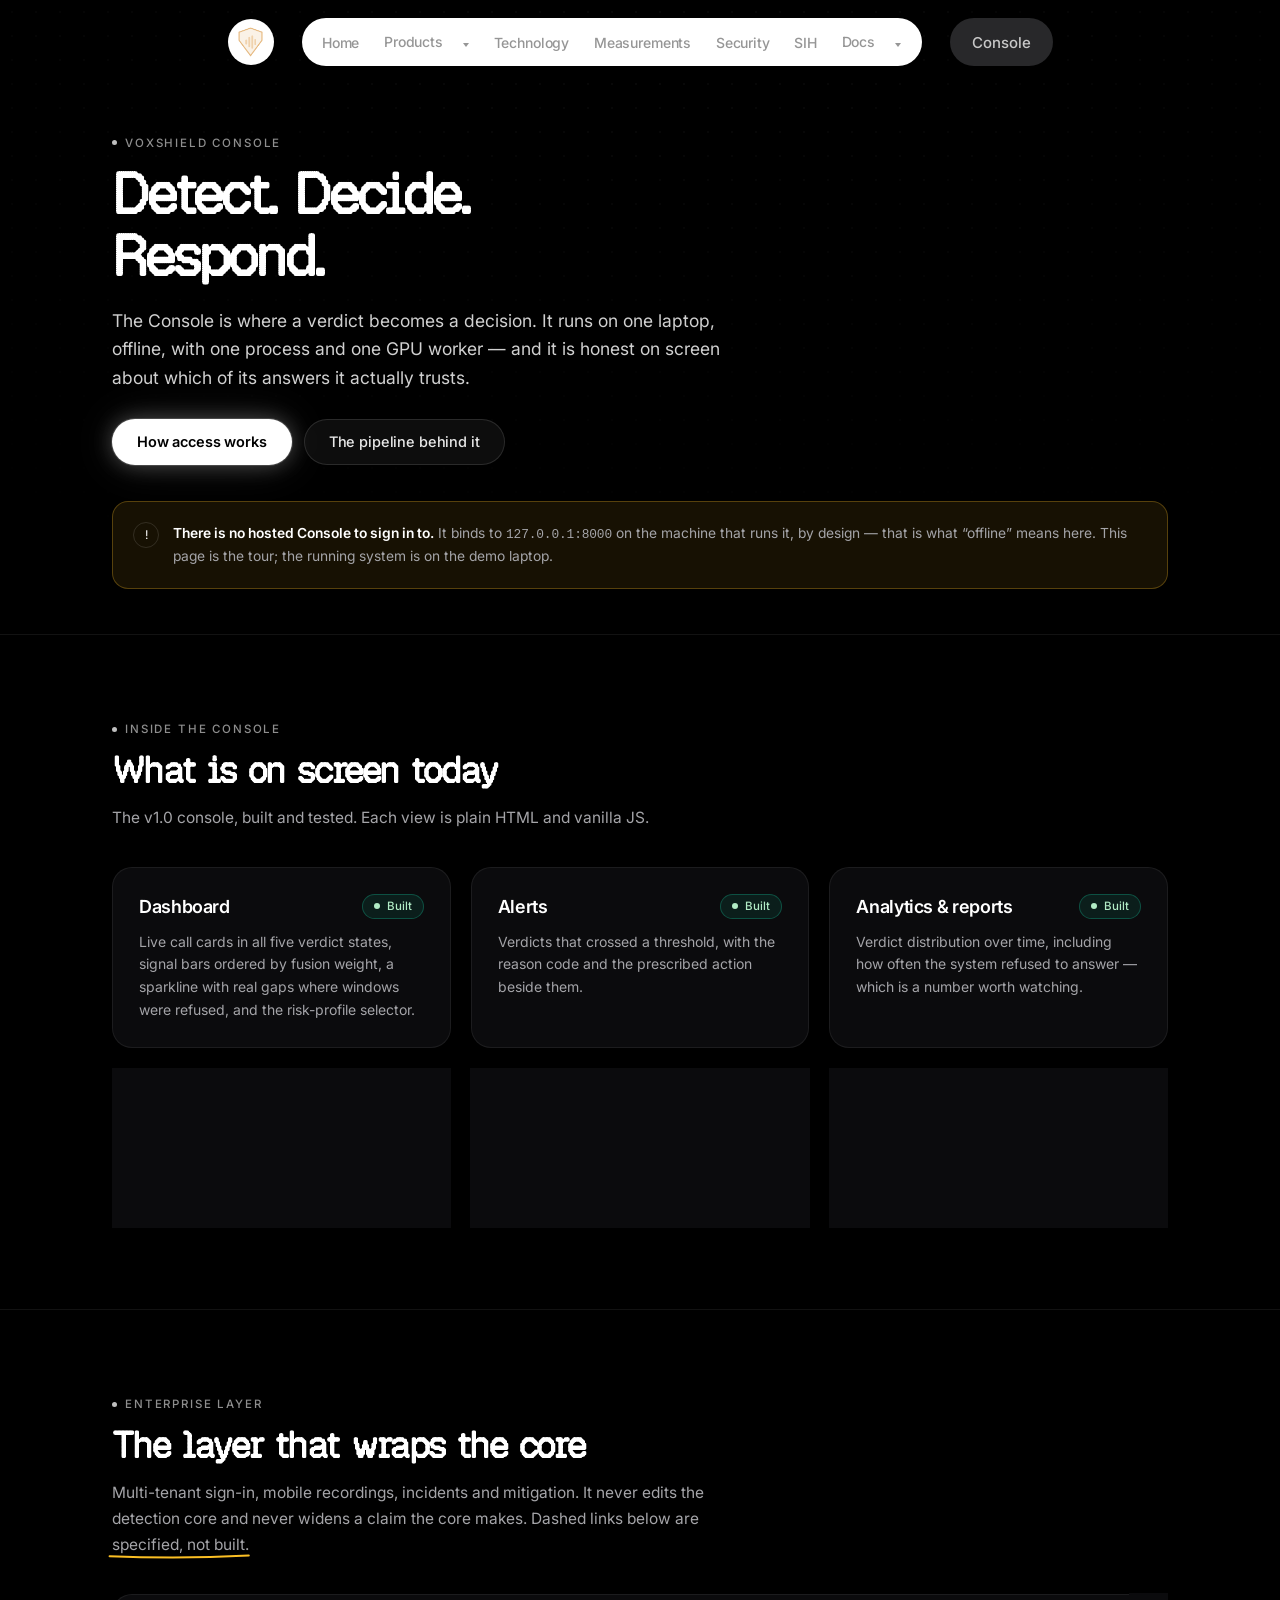
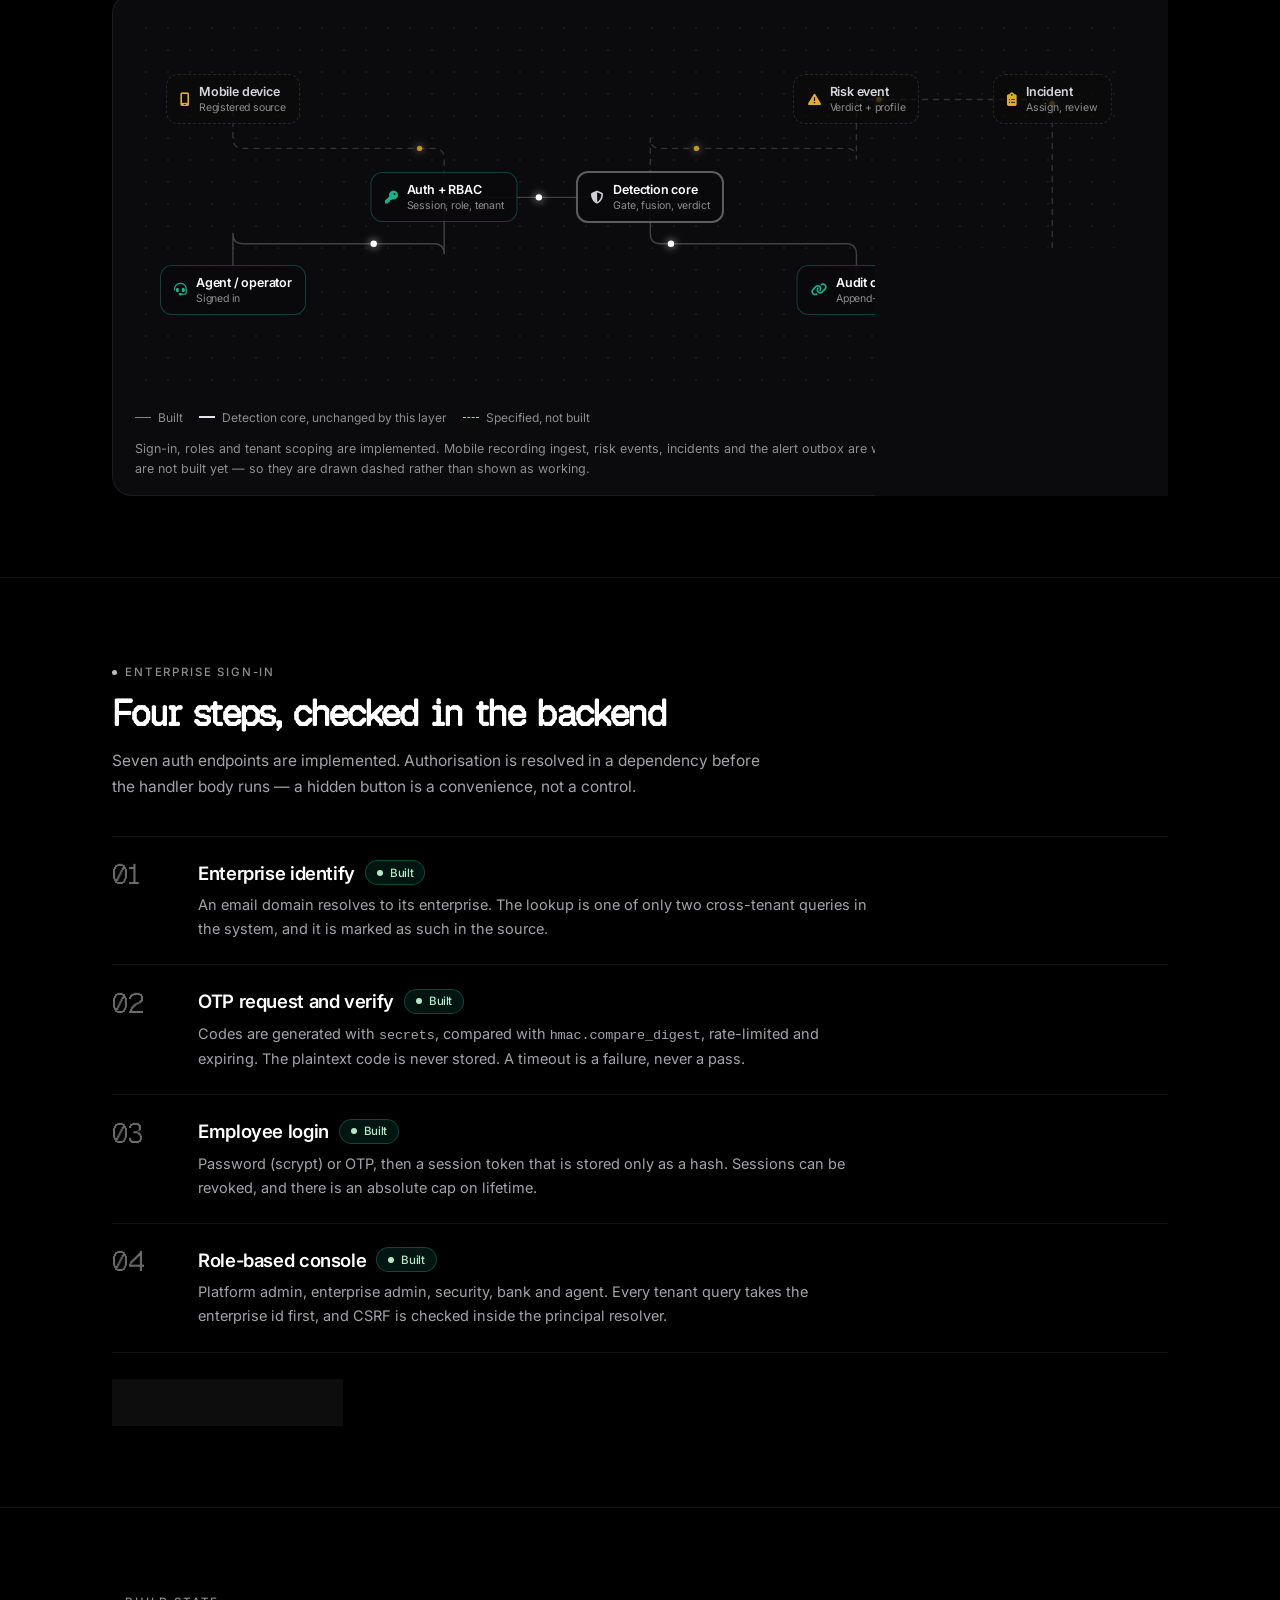
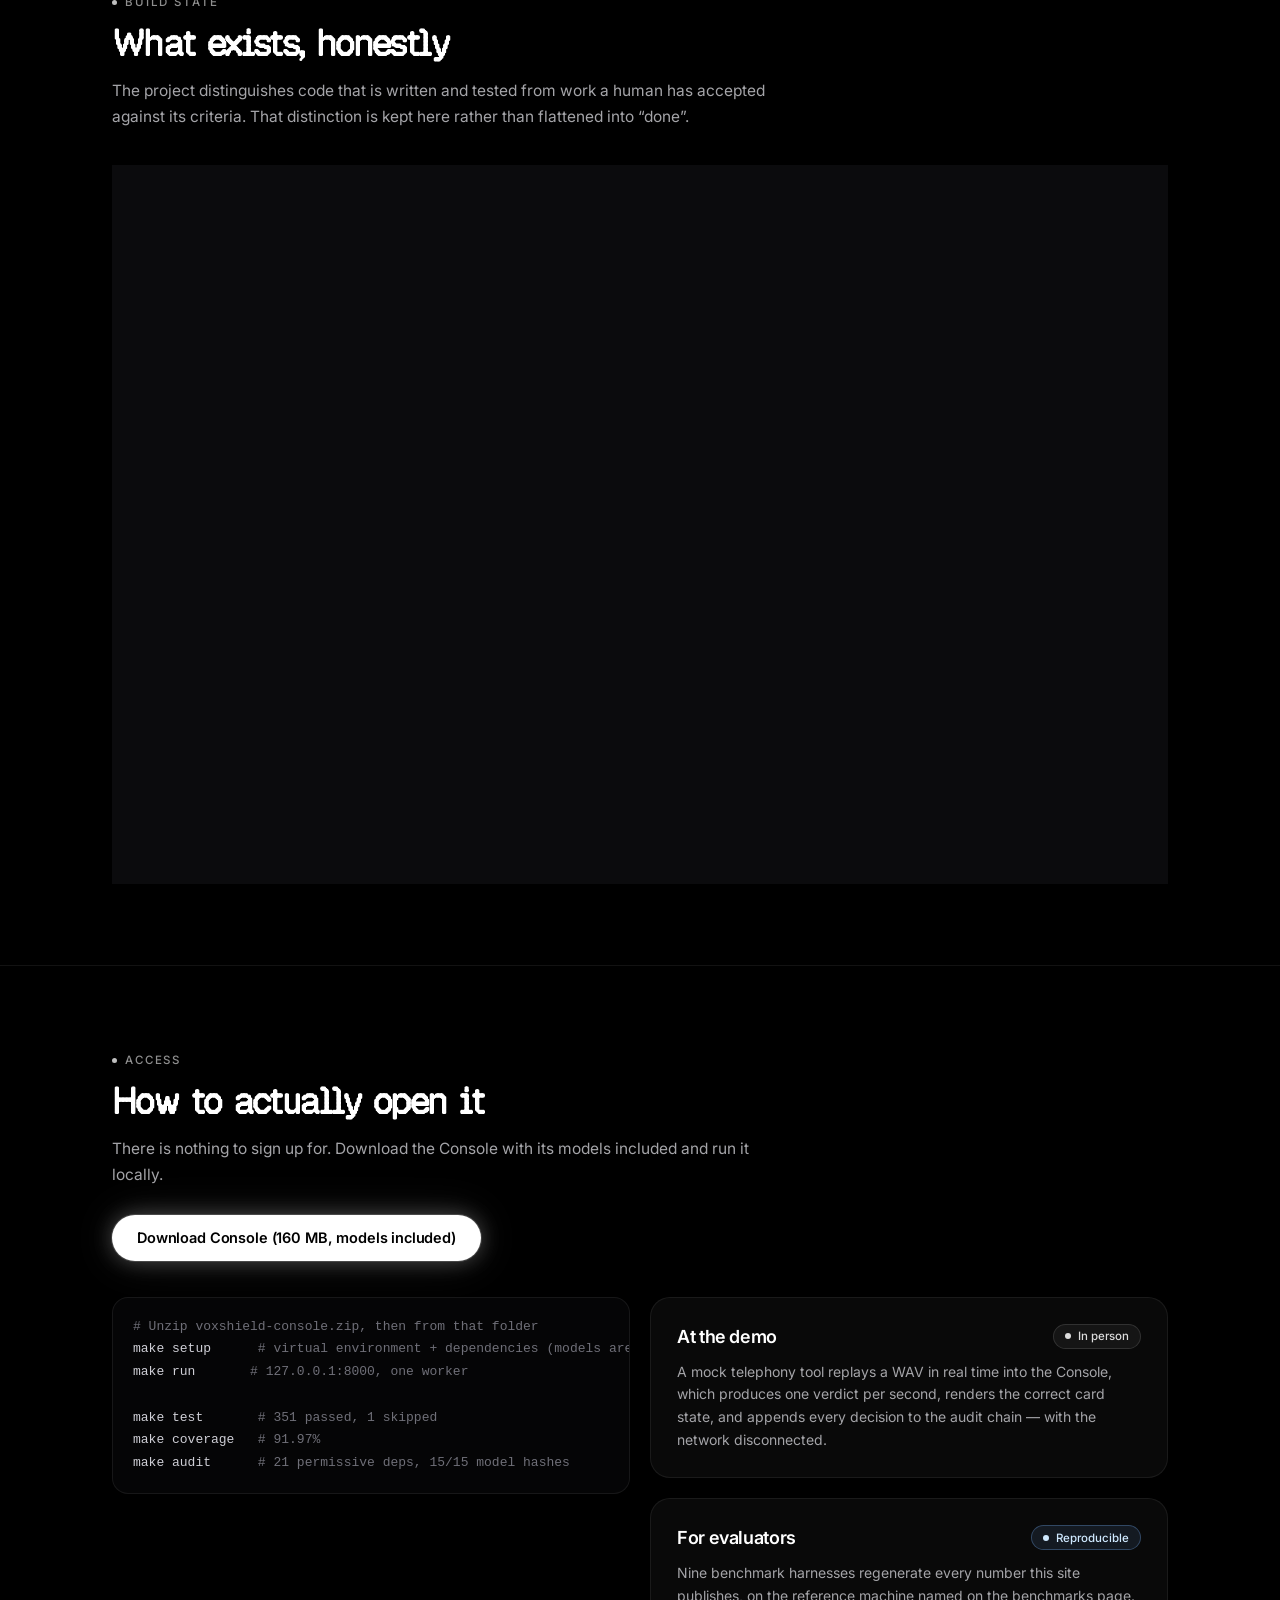
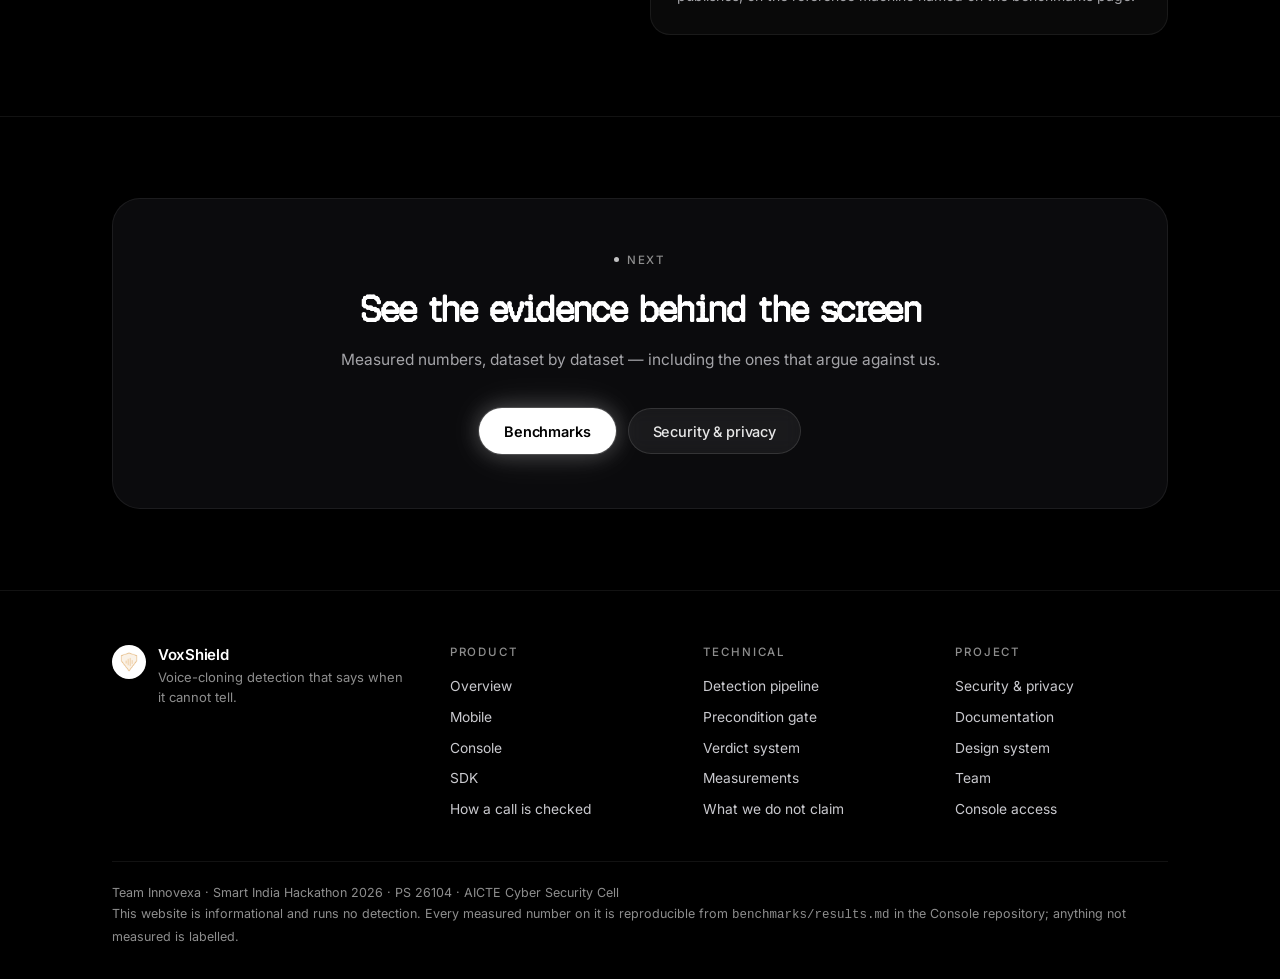
<file: console.html>
<!DOCTYPE html>
<html lang="en">
<head>
  <meta charset="UTF-8" />
  <meta name="viewport" content="width=device-width, initial-scale=1.0, viewport-fit=cover" />
  <title>Console — VoxShield</title>
  <meta name="description" content="VoxShield Console: detection, decision, mitigation and auditability on one offline laptop — plus the enterprise layer and its current build state." />
  <meta name="theme-color" content="#000000" />
  <meta name="color-scheme" content="dark" />

  <link rel="icon" type="image/webp" href="assets/logo.webp" />

  <link rel="preconnect" href="https://fonts.googleapis.com" />
  <link rel="preconnect" href="https://fonts.gstatic.com" crossorigin />
  <link href="https://fonts.googleapis.com/css2?family=Inter:wght@400;500;600&display=swap" rel="stylesheet" />
  <link href="https://db.onlinewebfonts.com/c/8cb707a9b8a73f8a7403336b861c3074?family=BubbledotICG-FinePos" rel="stylesheet" />
  <link rel="stylesheet" href="https://cdnjs.cloudflare.com/ajax/libs/font-awesome/6.5.2/css/all.min.css" integrity="sha512-SnH5WK+bZxgPHs44uWIX+LLJAJ9/2PkPKZ5QiAj6Ta86w+fsb2TkcmfRyVX3pBnMFcV7oQPJkl9QevSCWr3W6A==" crossorigin="anonymous" referrerpolicy="no-referrer" />

  <link rel="stylesheet" href="styles.css" />
  <link rel="stylesheet" href="pages.css" />
  <script src="main.js" defer></script>
  <script src="ascii.js" defer></script>
</head>
<body>
  <a class="skip-link" href="#main">Skip to content</a>

  <!-- Shared background: one looping video behind every page -->
  <div class="bg" aria-hidden="true">
    <video class="bg-video" autoplay muted loop playsinline poster="data:image/svg+xml;utf8,<svg xmlns='http://www.w3.org/2000/svg' width='1' height='1'></svg>">
      <source src="https://d8j0ntlcm91z4.cloudfront.net/user_38xzZboKViGWJOttwIXH07lWA1P/hf_20260809_012548_ef22562c-c0ae-4816-ad9d-f8922af4e6a7.mp4" type="video/mp4" />
    </video>
  </div>
  <div class="page-bg" aria-hidden="true"></div>

  <div class="page-header">
    <header class="header">
      <a href="index.html" class="logo-btn" aria-label="VoxShield, home">
        <img src="assets/logo.webp" alt="" width="52" height="52" class="logo-img" />
      </a>

      <nav class="nav-pill" aria-label="Primary navigation">
        <ul class="nav-links">
          <li><a href="index.html" class="nav-link">Home</a></li>
          <li class="has-menu"><a href="products.html" class="nav-link">Products</a><button class="nav-trigger" type="button" aria-expanded="false" aria-label="Open Products menu"><span class="caret" aria-hidden="true"></span></button><div class="nav-menu" data-open="false"><a href="products.html#mobile">VoxShield Mobile<span>On-device Android detection</span></a><a href="products.html#console">VoxShield Console<span>Detect, decide, respond</span></a><a href="products.html#sdk">VoxShield SDK<span>Planned integration layer</span></a><a href="products.html#assistant">VoxShield Assistant<span>Grounded answers, or none</span></a></div></li>
          <li><a href="technology.html" class="nav-link">Technology</a></li>
          <li><a href="benchmarks.html" class="nav-link">Measurements</a></li>
          <li><a href="security.html" class="nav-link">Security</a></li>
          <li><a href="sih.html" class="nav-link">SIH</a></li>
          <li class="has-menu"><a href="docs.html" class="nav-link">Docs</a><button class="nav-trigger" type="button" aria-expanded="false" aria-label="Open Docs menu"><span class="caret" aria-hidden="true"></span></button><div class="nav-menu" data-open="false"><a href="docs.html#technical">Architecture & pipeline<span>Gate, fusion, verdicts</span></a><a href="docs.html#security">Security & privacy<span>Audit chain, retention</span></a><a href="docs.html#evaluation">Evaluation<span>Measurements and limits</span></a><a href="docs.html#integration">Integration<span>API contract and wire format</span></a><a href="docs.html#project">Project documents<span>PRD, TRD, SIH material</span></a></div></li>
        </ul>
      </nav>

      <a href="console.html" class="signin-btn">Console</a>

      <button class="burger-btn" id="burger-btn" type="button" aria-expanded="false" aria-controls="mobile-menu" aria-label="Toggle navigation menu">
        <span class="bar"></span>
        <span class="bar"></span>
        <span class="bar"></span>
      </button>
    </header>
  </div>

  <main id="main">
    <section class="section section--tight">
      <div class="shell">
        <div class="section-head" data-reveal>
          <p class="eyebrow">VoxShield Console</p>
          <h1 class="page-title">Detect. Decide.<br />Respond.</h1>
          <p class="lead">
            The Console is where a verdict becomes a decision. It runs on one laptop, offline, with one
            process and one GPU worker &mdash; and it is honest on screen about which of its answers it
            actually trusts.
          </p>
          <div class="actions">
            <a class="btn btn--primary" href="#access">How access works</a>
            <a class="btn btn--ghost" href="technology.html">The pipeline behind it</a>
          </div>
        </div>

        <div class="notice notice--warn" data-reveal style="--d: 0.08s;" role="note">
          <span class="notice__icon" aria-hidden="true">!</span>
          <p>
            <strong>There is no hosted Console to sign in to.</strong> It binds to
            <span class="mono">127.0.0.1:8000</span> on the machine that runs it, by design &mdash; that is
            what &ldquo;offline&rdquo; means here. This page is the tour; the running system is on the demo
            laptop.
          </p>
        </div>
      </div>
    </section>

    <section class="section" id="views" aria-labelledby="views-title">
      <div class="shell">
        <div class="section-head" data-reveal>
          <p class="eyebrow">Inside the Console</p>
          <h2 class="section-title" id="views-title">What is on screen today</h2>
          <p class="sub">The v1.0 console, built and tested. Each view is plain HTML and vanilla JS.</p>
        </div>

        <div class="grid grid--3">
          <article class="card" data-reveal>
            <div class="card__head"><h3 class="card__title">Dashboard</h3><span class="badge badge--implemented">Built</span></div>
            <p class="card__desc">
              Live call cards in all five verdict states, signal bars ordered by fusion weight, a sparkline
              with real gaps where windows were refused, and the risk-profile selector.
            </p>
          </article>
          <article class="card" data-reveal style="--d: 0.05s;">
            <div class="card__head"><h3 class="card__title">Alerts</h3><span class="badge badge--implemented">Built</span></div>
            <p class="card__desc">Verdicts that crossed a threshold, with the reason code and the prescribed action beside them.</p>
          </article>
          <article class="card" data-reveal style="--d: 0.1s;">
            <div class="card__head"><h3 class="card__title">Analytics &amp; reports</h3><span class="badge badge--implemented">Built</span></div>
            <p class="card__desc">Verdict distribution over time, including how often the system refused to answer &mdash; which is a number worth watching.</p>
          </article>
          <article class="card" data-reveal style="--d: 0.15s;">
            <div class="card__head"><h3 class="card__title">Settings &amp; audit</h3><span class="badge badge--implemented">Built</span></div>
            <p class="card__desc">Enrolments, retention, and a verify-audit panel that reports either an intact chain or the sequence number where it broke.</p>
          </article>
          <article class="card" data-reveal style="--d: 0.2s;">
            <div class="card__head"><h3 class="card__title">System</h3><span class="badge badge--implemented">Built</span></div>
            <p class="card__desc">Model hashes, device and VRAM, offline indicator, and the health endpoint's report of which alert mode is live.</p>
          </article>
          <article class="card" data-reveal style="--d: 0.25s;">
            <div class="card__head"><h3 class="card__title">Assistant</h3><span class="badge badge--implemented">Built</span></div>
            <p class="card__desc">
              Grounded Q&amp;A with citations, plus a <span class="mono">?</span> control on each verdict card
              that pre-fills the question for that card's reason code.
            </p>
          </article>
        </div>
      </div>
    </section>

    <section class="section" id="enterprise" aria-labelledby="ent-title">
      <div class="shell">
        <div class="section-head" data-reveal>
          <p class="eyebrow">Enterprise layer</p>
          <h2 class="section-title" id="ent-title">The layer that wraps the core</h2>
          <p class="sub">
            Multi-tenant sign-in, mobile recordings, incidents and mitigation. It never edits the detection
            core and never widens a claim the core makes. Dashed links below are
            <span class="annot annot--warn" data-annot="underline">specified, not built</span>.
          </p>
        </div>

        <figure class="circuit" data-circuit data-width="980" data-height="360" data-pulse-speed="2.6" data-reveal>
          <script type="application/json">
            {
              "nodes": [
                { "id": "device", "x": 95, "y": 80, "label": "Mobile device", "note": "Registered source", "icon": "fa-solid fa-mobile-screen", "state": "planned" },
                { "id": "agent", "x": 95, "y": 265, "label": "Agent / operator", "note": "Signed in", "icon": "fa-solid fa-headset", "state": "safe" },
                { "id": "auth", "x": 300, "y": 175, "label": "Auth + RBAC", "note": "Session, role, tenant", "icon": "fa-solid fa-key", "state": "safe" },
                { "id": "core", "x": 500, "y": 175, "label": "Detection core", "note": "Gate, fusion, verdict", "icon": "fa-solid fa-shield-halved", "state": "gate" },
                { "id": "risk", "x": 700, "y": 80, "label": "Risk event", "note": "Verdict + profile", "icon": "fa-solid fa-triangle-exclamation", "state": "planned" },
                { "id": "audit", "x": 700, "y": 265, "label": "Audit chain", "note": "Append-only", "icon": "fa-solid fa-link", "state": "safe" },
                { "id": "incident", "x": 890, "y": 80, "label": "Incident", "note": "Assign, review", "icon": "fa-solid fa-clipboard-list", "state": "planned" },
                { "id": "outbox", "x": 890, "y": 265, "label": "Alert outbox", "note": "SMTP off by default", "icon": "fa-solid fa-inbox", "state": "planned" }
              ],
              "connections": [
                { "from": "device", "to": "auth", "animated": true, "planned": true },
                { "from": "agent", "to": "auth", "animated": true },
                { "from": "auth", "to": "core", "animated": true },
                { "from": "core", "to": "risk", "animated": true, "planned": true },
                { "from": "core", "to": "audit", "animated": true },
                { "from": "risk", "to": "incident", "animated": true, "planned": true },
                { "from": "incident", "to": "outbox", "animated": true, "planned": true }
              ]
            }
          </script>
          <div class="circuit__legend">
            <span><i class="circuit__key" aria-hidden="true"></i> Built</span>
            <span><i class="circuit__key circuit__key--gate" aria-hidden="true"></i> Detection core, unchanged by this layer</span>
            <span><i class="circuit__key circuit__key--planned" aria-hidden="true"></i> Specified, not built</span>
          </div>
          <figcaption>
            Sign-in, roles and tenant scoping are implemented. Mobile recording ingest, risk events,
            incidents and the alert outbox are written up in the enterprise specification and are not built
            yet &mdash; so they are drawn dashed rather than shown as working.
          </figcaption>
        </figure>
      </div>
    </section>

    <section class="section" id="login" aria-labelledby="login-title">
      <div class="shell">
        <div class="section-head" data-reveal>
          <p class="eyebrow">Enterprise sign-in</p>
          <h2 class="section-title" id="login-title">Four steps, checked in the backend</h2>
          <p class="sub">
            Seven auth endpoints are implemented. Authorisation is resolved in a dependency before the
            handler body runs &mdash; a hidden button is a convenience, not a control.
          </p>
        </div>

        <ol class="steps">
          <li class="step" data-reveal>
            <span class="step__num" aria-hidden="true">01</span>
            <div>
              <h3 class="step__title">Enterprise identify <span class="badge badge--implemented">Built</span></h3>
              <p class="step__desc">An email domain resolves to its enterprise. The lookup is one of only two cross-tenant queries in the system, and it is marked as such in the source.</p>
            </div>
          </li>
          <li class="step" data-reveal>
            <span class="step__num" aria-hidden="true">02</span>
            <div>
              <h3 class="step__title">OTP request and verify <span class="badge badge--implemented">Built</span></h3>
              <p class="step__desc">Codes are generated with <span class="mono">secrets</span>, compared with <span class="mono">hmac.compare_digest</span>, rate-limited and expiring. The plaintext code is never stored. A timeout is a failure, never a pass.</p>
            </div>
          </li>
          <li class="step" data-reveal>
            <span class="step__num" aria-hidden="true">03</span>
            <div>
              <h3 class="step__title">Employee login <span class="badge badge--implemented">Built</span></h3>
              <p class="step__desc">Password (scrypt) or OTP, then a session token that is stored only as a hash. Sessions can be revoked, and there is an absolute cap on lifetime.</p>
            </div>
          </li>
          <li class="step" data-reveal>
            <span class="step__num" aria-hidden="true">04</span>
            <div>
              <h3 class="step__title">Role-based console <span class="badge badge--implemented">Built</span></h3>
              <p class="step__desc">Platform admin, enterprise admin, security, bank and agent. Every tenant query takes the enterprise id first, and CSRF is checked inside the principal resolver.</p>
            </div>
          </li>
        </ol>

        <div class="actions" data-reveal>
          <a class="btn btn--ghost" href="security.html#access">The full permission matrix</a>
        </div>
      </div>
    </section>

    <section class="section" id="status" aria-labelledby="status-title">
      <div class="shell">
        <div class="section-head" data-reveal>
          <p class="eyebrow">Build state</p>
          <h2 class="section-title" id="status-title">What exists, honestly</h2>
          <p class="sub">
            The project distinguishes code that is written and tested from work a human has accepted
            against its criteria. That distinction is kept here rather than flattened into &ldquo;done&rdquo;.
          </p>
        </div>

        <div class="table-wrap" data-reveal>
          <table class="data">
            <thead><tr><th scope="col">Area</th><th scope="col">State</th><th scope="col">Detail</th></tr></thead>
            <tbody>
              <tr><td><strong>Detection pipeline</strong></td><td><span class="badge badge--implemented">Built</span></td><td>Ingest, VAD, gate, signals, fusion, verdicts, profile actions.</td></tr>
              <tr><td><strong>Audit chain</strong></td><td><span class="badge badge--implemented">Built</span></td><td>Hash-chained, with three corruption paths covered by tests.</td></tr>
              <tr><td><strong>API surface</strong></td><td><span class="badge badge--implemented">Built</span></td><td>17 endpoints &mdash; 14 REST, 3 WebSocket &mdash; one identical JSON object.</td></tr>
              <tr><td><strong>Console views</strong></td><td><span class="badge badge--implemented">Built</span></td><td>Dashboard, alerts, analytics, reports, settings, system, assistant.</td></tr>
              <tr><td><strong>Assistant</strong></td><td><span class="badge badge--implemented">Built</span></td><td>Grounded retrieval with citations, refusal discipline, 28 tests.</td></tr>
              <tr><td><strong>Enterprise schema &amp; tenancy</strong></td><td><span class="badge badge--implemented">Built</span></td><td>16 tables, idempotent migration, every repository function scoped by enterprise.</td></tr>
              <tr><td><strong>Auth, sessions, RBAC</strong></td><td><span class="badge badge--implemented">Built</span></td><td>7 endpoints, scrypt, CSRF in the principal resolver, 36 security tests.</td></tr>
              <tr><td><strong>Alert outbox</strong></td><td><span class="badge badge--wip">In progress</span></td><td>Core built and carrying OTP delivery; incident templates and the redaction test remain.</td></tr>
              <tr><td><strong>Admin API</strong></td><td><span class="badge badge--spec">Specified</span></td><td>Enterprises, employees, domains and contacts. Not built.</td></tr>
              <tr><td><strong>Mobile device ingest</strong></td><td><span class="badge badge--spec">Specified</span></td><td>Device tokens and recording upload into the existing pipeline. Not built.</td></tr>
              <tr><td><strong>Mitigation engine</strong></td><td><span class="badge badge--spec">Specified</span></td><td>Consumes the existing action matrix rather than defining a second policy. Not built.</td></tr>
              <tr><td><strong>Verification &amp; incidents</strong></td><td><span class="badge badge--spec">Specified</span></td><td>Step-up OTP, incident status machine, append-only notes. Not built.</td></tr>
              <tr><td><strong>Human acceptance pass</strong></td><td><span class="badge badge--wip">Outstanding</span></td><td>Code is tested, but the walk-through against the acceptance criteria has not been signed off.</td></tr>
            </tbody>
          </table>
        </div>
      </div>
    </section>

    <section class="section" id="access" aria-labelledby="access-title">
      <div class="shell">
        <div class="section-head" data-reveal>
          <p class="eyebrow">Access</p>
          <h2 class="section-title" id="access-title">How to actually open it</h2>
          <p class="sub">There is nothing to sign up for. Download the Console with its models included and run it locally.</p>
          <div class="actions"><a class="btn btn--primary" href="https://github.com/mayur393/Voxshield_web/releases/latest/download/voxshield-console.zip" download>Download Console (160 MB, models included)</a></div>
        </div>

        <div class="grid grid--2">
          <div data-reveal>
            <pre class="code"><code><span class="c"># Unzip voxshield-console.zip, then from that folder</span>
make setup      <span class="c"># virtual environment + dependencies (models are already bundled)</span>
make run       <span class="c"># 127.0.0.1:8000, one worker</span>

make test       <span class="c"># 351 passed, 1 skipped</span>
make coverage   <span class="c"># 91.97%</span>
make audit      <span class="c"># 21 permissive deps, 15/15 model hashes</span></code></pre>
          </div>
          <div class="grid" data-reveal style="--d: 0.06s;">
            <article class="card card--flat">
              <div class="card__head"><h3 class="card__title">At the demo</h3><span class="badge badge--here">In person</span></div>
              <p class="card__desc">
                A mock telephony tool replays a WAV in real time into the Console, which produces one verdict
                per second, renders the correct card state, and appends every decision to the audit chain
                &mdash; with the network disconnected.
              </p>
            </article>
            <article class="card card--flat">
              <div class="card__head"><h3 class="card__title">For evaluators</h3><span class="badge badge--measured">Reproducible</span></div>
              <p class="card__desc">
                Nine benchmark harnesses regenerate every number this site publishes, on the reference
                machine named on the benchmarks page.
              </p>
            </article>
          </div>
        </div>
      </div>
    </section>

    <section class="section" aria-labelledby="cta-title">
      <div class="shell">
        <div class="cta-band" data-reveal>
          <p class="eyebrow">Next</p>
          <h2 class="section-title" id="cta-title">See the evidence behind the screen</h2>
          <p class="sub">Measured numbers, dataset by dataset &mdash; including the ones that argue against us.</p>
          <div class="actions">
            <a class="btn btn--primary" href="benchmarks.html">Benchmarks</a>
            <a class="btn btn--ghost" href="security.html">Security &amp; privacy</a>
          </div>
        </div>
      </div>
    </section>
  </main>

  <footer class="site-foot">
    <div class="shell">
      <div class="foot-grid">
        <div class="foot-brand">
          <img src="assets/logo.webp" alt="" width="34" height="34" />
          <div>
            <p class="foot-name">VoxShield</p>
            <p class="foot-tag">Voice-cloning detection that says when it cannot tell.</p>
          </div>
        </div>
        <div class="foot-col"><h3>Product</h3><a href="products.html">Overview</a><a href="products.html#mobile">Mobile</a><a href="console.html">Console</a><a href="products.html#sdk">SDK</a><a href="workflow.html">How a call is checked</a></div>
        <div class="foot-col"><h3>Technical</h3><a href="technology.html">Detection pipeline</a><a href="technology.html#gate">Precondition gate</a><a href="technology.html#verdicts">Verdict system</a><a href="benchmarks.html">Measurements</a><a href="benchmarks.html#limitations">What we do not claim</a></div>
        <div class="foot-col"><h3>Project</h3><a href="security.html">Security & privacy</a><a href="docs.html">Documentation</a><a href="components.html">Design system</a><a href="contact.html">Team</a><a href="console.html#access">Console access</a></div>
      </div>
      <p class="foot-legal">
        Team Innovexa &middot; Smart India Hackathon 2026 &middot; PS 26104 &middot; AICTE Cyber Security Cell<br />
        This website is informational and runs no detection. Every measured number on it is reproducible from
        <code>benchmarks/results.md</code> in the Console repository; anything not measured is labelled.
      </p>
    </div>
  </footer>

  <div class="mobile-overlay" id="mobile-overlay" aria-hidden="true"></div>
  <div class="mobile-sheet" id="mobile-menu" aria-hidden="true" hidden>
    <nav class="mobile-nav" aria-label="Mobile navigation">
        <a href="index.html" class="mobile-link" style="--i: 1;">Home</a>
        <a href="products.html" class="mobile-link" style="--i: 2;">Products</a>
        <div class="mobile-group"><h3>Products</h3><a href="products.html#mobile" class="mobile-link" style="--i: 3;">VoxShield Mobile</a><a href="products.html#console" class="mobile-link" style="--i: 4;">VoxShield Console</a><a href="products.html#sdk" class="mobile-link" style="--i: 5;">VoxShield SDK</a><a href="products.html#assistant" class="mobile-link" style="--i: 6;">VoxShield Assistant</a></div>
        <a href="technology.html" class="mobile-link" style="--i: 7;">Technology</a>
        <a href="benchmarks.html" class="mobile-link" style="--i: 8;">Measurements</a>
        <a href="security.html" class="mobile-link" style="--i: 9;">Security</a>
        <a href="sih.html" class="mobile-link" style="--i: 10;">SIH</a>
        <a href="docs.html" class="mobile-link" style="--i: 11;">Docs</a>
        <div class="mobile-group"><h3>Docs</h3><a href="docs.html#technical" class="mobile-link" style="--i: 12;">Architecture & pipeline</a><a href="docs.html#security" class="mobile-link" style="--i: 13;">Security & privacy</a><a href="docs.html#evaluation" class="mobile-link" style="--i: 14;">Evaluation</a><a href="docs.html#integration" class="mobile-link" style="--i: 15;">Integration</a><a href="docs.html#project" class="mobile-link" style="--i: 16;">Project documents</a></div>
        <a href="console.html" class="mobile-signin" style="--i: 17;">Open Console</a>
    </nav>
  </div>
</body>
</html>
</file>
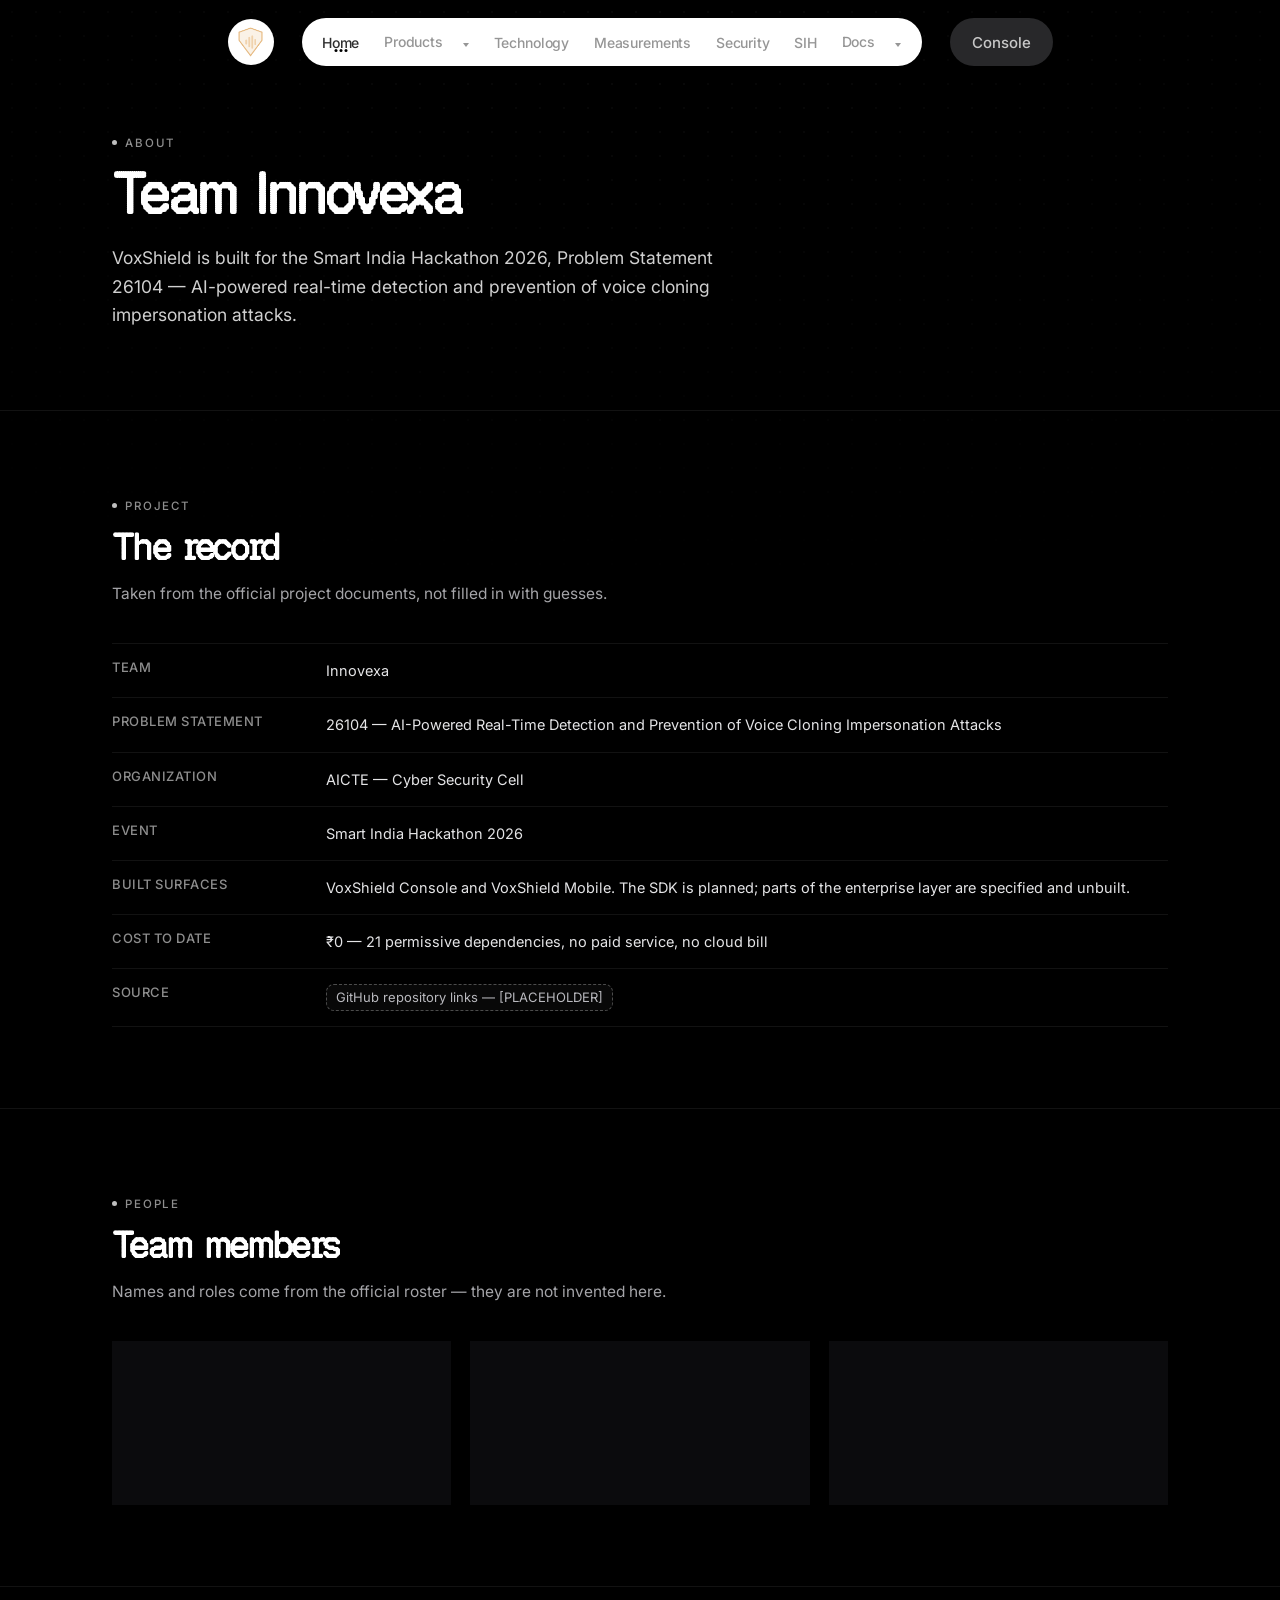
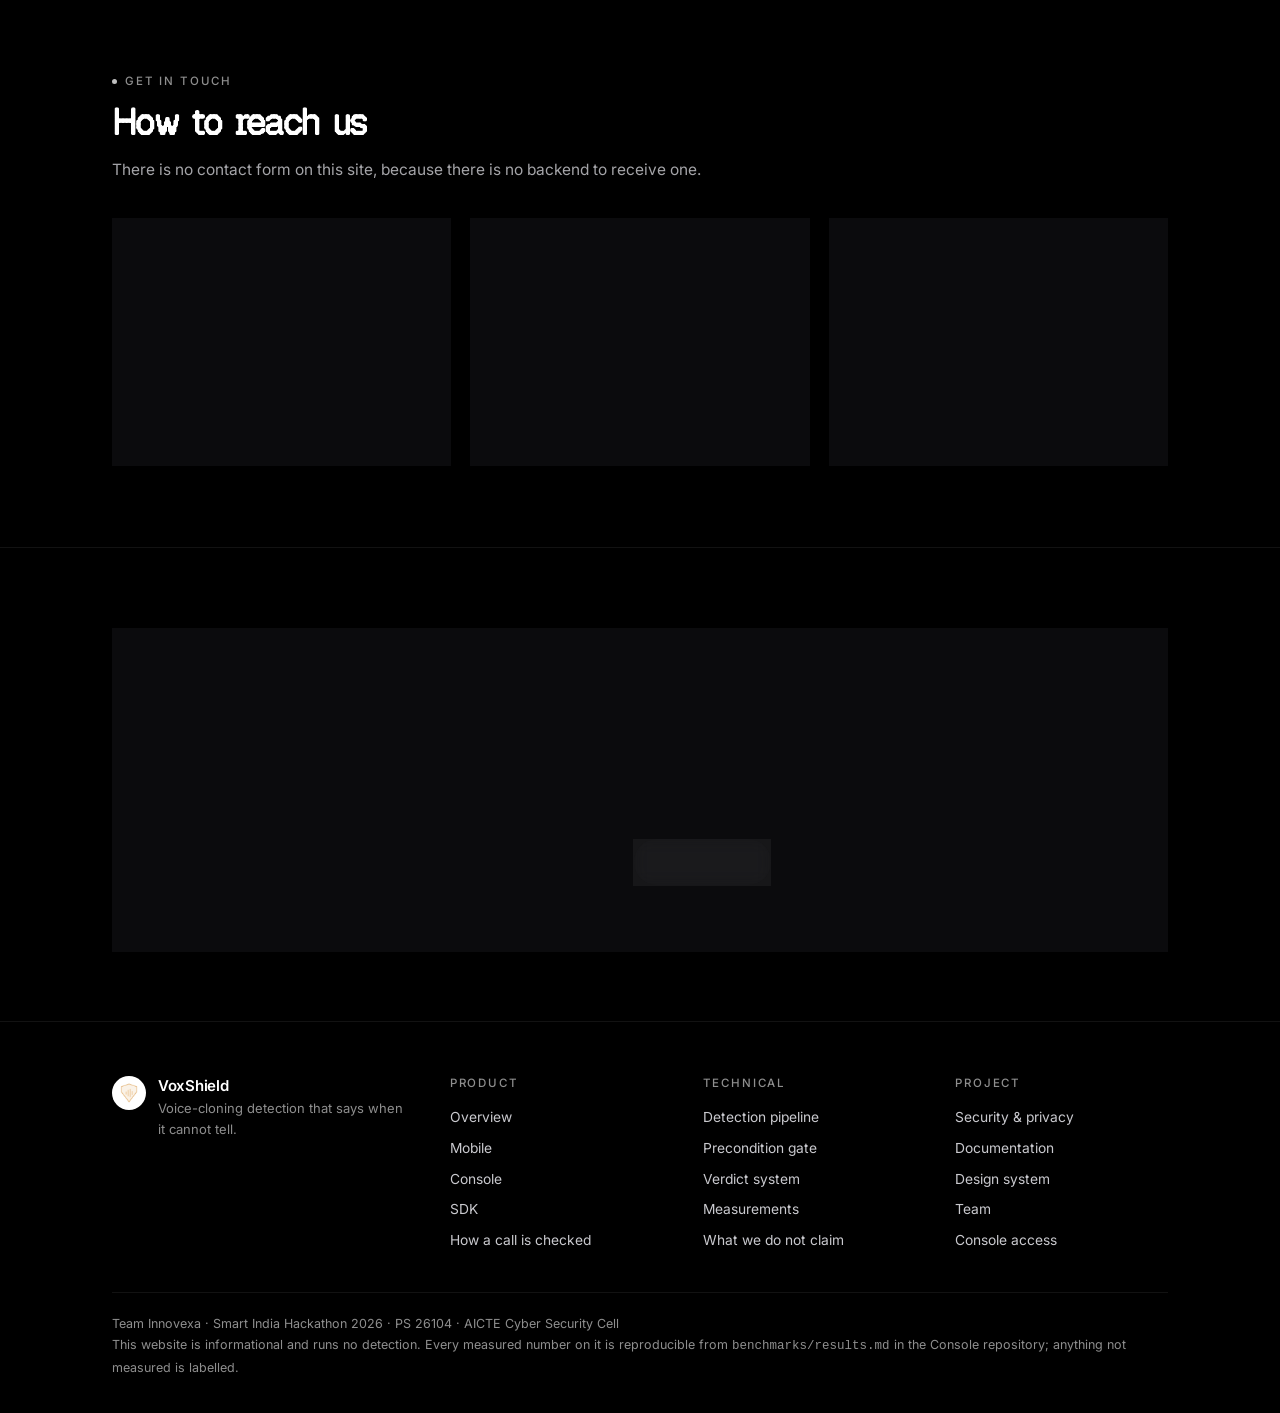
<file: contact.html>
<!DOCTYPE html>
<html lang="en">
<head>
  <meta charset="UTF-8" />
  <meta name="viewport" content="width=device-width, initial-scale=1.0, viewport-fit=cover" />
  <title>Contact — VoxShield</title>
  <meta name="description" content="Team Innovexa — Smart India Hackathon 2026, Problem Statement 26104, AICTE Cyber Security Cell." />
  <meta name="theme-color" content="#000000" />
  <meta name="color-scheme" content="dark" />

  <link rel="icon" type="image/webp" href="assets/logo.webp" />

  <link rel="preconnect" href="https://fonts.googleapis.com" />
  <link rel="preconnect" href="https://fonts.gstatic.com" crossorigin />
  <link href="https://fonts.googleapis.com/css2?family=Inter:wght@400;500;600&display=swap" rel="stylesheet" />
  <link href="https://db.onlinewebfonts.com/c/8cb707a9b8a73f8a7403336b861c3074?family=BubbledotICG-FinePos" rel="stylesheet" />
  <link rel="stylesheet" href="https://cdnjs.cloudflare.com/ajax/libs/font-awesome/6.5.2/css/all.min.css" integrity="sha512-SnH5WK+bZxgPHs44uWIX+LLJAJ9/2PkPKZ5QiAj6Ta86w+fsb2TkcmfRyVX3pBnMFcV7oQPJkl9QevSCWr3W6A==" crossorigin="anonymous" referrerpolicy="no-referrer" />

  <link rel="stylesheet" href="styles.css" />
  <link rel="stylesheet" href="pages.css" />
  <script src="main.js" defer></script>
  <script src="ascii.js" defer></script>
</head>
<body>
  <a class="skip-link" href="#main">Skip to content</a>

  <!-- Shared background: one looping video behind every page -->
  <div class="bg" aria-hidden="true">
    <video class="bg-video" autoplay muted loop playsinline poster="data:image/svg+xml;utf8,<svg xmlns='http://www.w3.org/2000/svg' width='1' height='1'></svg>">
      <source src="https://d8j0ntlcm91z4.cloudfront.net/user_38xzZboKViGWJOttwIXH07lWA1P/hf_20260809_012548_ef22562c-c0ae-4816-ad9d-f8922af4e6a7.mp4" type="video/mp4" />
    </video>
  </div>
  <div class="page-bg" aria-hidden="true"></div>

  <div class="page-header">
    <header class="header">
      <a href="index.html" class="logo-btn" aria-label="VoxShield, home">
        <img src="assets/logo.webp" alt="" width="52" height="52" class="logo-img" />
      </a>

      <nav class="nav-pill" aria-label="Primary navigation">
        <ul class="nav-links">
          <li><a href="index.html" class="nav-link active" aria-current="page">Home</a></li>
          <li class="has-menu"><a href="products.html" class="nav-link">Products</a><button class="nav-trigger" type="button" aria-expanded="false" aria-label="Open Products menu"><span class="caret" aria-hidden="true"></span></button><div class="nav-menu" data-open="false"><a href="products.html#mobile">VoxShield Mobile<span>On-device Android detection</span></a><a href="products.html#console">VoxShield Console<span>Detect, decide, respond</span></a><a href="products.html#sdk">VoxShield SDK<span>Planned integration layer</span></a><a href="products.html#assistant">VoxShield Assistant<span>Grounded answers, or none</span></a></div></li>
          <li><a href="technology.html" class="nav-link">Technology</a></li>
          <li><a href="benchmarks.html" class="nav-link">Measurements</a></li>
          <li><a href="security.html" class="nav-link">Security</a></li>
          <li><a href="sih.html" class="nav-link">SIH</a></li>
          <li class="has-menu"><a href="docs.html" class="nav-link">Docs</a><button class="nav-trigger" type="button" aria-expanded="false" aria-label="Open Docs menu"><span class="caret" aria-hidden="true"></span></button><div class="nav-menu" data-open="false"><a href="docs.html#technical">Architecture & pipeline<span>Gate, fusion, verdicts</span></a><a href="docs.html#security">Security & privacy<span>Audit chain, retention</span></a><a href="docs.html#evaluation">Evaluation<span>Measurements and limits</span></a><a href="docs.html#integration">Integration<span>API contract and wire format</span></a><a href="docs.html#project">Project documents<span>PRD, TRD, SIH material</span></a></div></li>
        </ul>
      </nav>

      <a href="console.html" class="signin-btn">Console</a>

      <button class="burger-btn" id="burger-btn" type="button" aria-expanded="false" aria-controls="mobile-menu" aria-label="Toggle navigation menu">
        <span class="bar"></span>
        <span class="bar"></span>
        <span class="bar"></span>
      </button>
    </header>
  </div>

  <main id="main">
    <section class="section section--tight">
      <div class="shell">
        <div class="section-head" data-reveal>
          <p class="eyebrow">About</p>
          <h1 class="page-title">Team Innovexa</h1>
          <p class="lead">
            VoxShield is built for the Smart India Hackathon 2026, Problem Statement 26104 &mdash;
            AI-powered real-time detection and prevention of voice cloning impersonation attacks.
          </p>
        </div>
      </div>
    </section>

    <section class="section" id="facts" aria-labelledby="facts-title">
      <div class="shell">
        <div class="section-head" data-reveal>
          <p class="eyebrow">Project</p>
          <h2 class="section-title" id="facts-title">The record</h2>
          <p class="sub">Taken from the official project documents, not filled in with guesses.</p>
        </div>

        <dl class="facts" data-reveal>
          <div class="facts__row"><dt>Team</dt><dd>Innovexa</dd></div>
          <div class="facts__row"><dt>Problem Statement</dt><dd>26104 &mdash; AI-Powered Real-Time Detection and Prevention of Voice Cloning Impersonation Attacks</dd></div>
          <div class="facts__row"><dt>Organization</dt><dd>AICTE &mdash; Cyber Security Cell</dd></div>
          <div class="facts__row"><dt>Event</dt><dd>Smart India Hackathon 2026</dd></div>
          <div class="facts__row"><dt>Built surfaces</dt><dd>VoxShield Console and VoxShield Mobile. The SDK is planned; parts of the enterprise layer are specified and unbuilt.</dd></div>
          <div class="facts__row"><dt>Cost to date</dt><dd>&#8377;0 &mdash; 21 permissive dependencies, no paid service, no cloud bill</dd></div>
          <div class="facts__row"><dt>Source</dt><dd><span class="placeholder">GitHub repository links &mdash; [PLACEHOLDER]</span></dd></div>
        </dl>
      </div>
    </section>

    <section class="section" id="team" aria-labelledby="team-title">
      <div class="shell">
        <div class="section-head" data-reveal>
          <p class="eyebrow">People</p>
          <h2 class="section-title" id="team-title">Team members</h2>
          <p class="sub">Names and roles come from the official roster &mdash; they are not invented here.</p>
        </div>

        <div class="grid grid--3">
          <article class="card" data-reveal>
            <span class="card__icon"><i class="fa-solid fa-user" aria-hidden="true"></i></span>
            <h3 class="card__title"><span class="placeholder">[PLACEHOLDER]</span></h3>
            <p class="card__desc">Team member</p>
          </article>
          <article class="card" data-reveal style="--d: 0.06s;">
            <span class="card__icon"><i class="fa-solid fa-user" aria-hidden="true"></i></span>
            <h3 class="card__title"><span class="placeholder">[PLACEHOLDER]</span></h3>
            <p class="card__desc">Team member</p>
          </article>
          <article class="card" data-reveal style="--d: 0.12s;">
            <span class="card__icon"><i class="fa-solid fa-user" aria-hidden="true"></i></span>
            <h3 class="card__title"><span class="placeholder">[PLACEHOLDER]</span></h3>
            <p class="card__desc">Team member</p>
          </article>
        </div>
      </div>
    </section>

    <section class="section" id="reach" aria-labelledby="reach-title">
      <div class="shell">
        <div class="section-head" data-reveal>
          <p class="eyebrow">Get in touch</p>
          <h2 class="section-title" id="reach-title">How to reach us</h2>
          <p class="sub">There is no contact form on this site, because there is no backend to receive one.</p>
        </div>

        <div class="grid grid--3">
          <article class="card" data-reveal>
            <span class="card__icon"><i class="fa-solid fa-envelope" aria-hidden="true"></i></span>
            <h3 class="card__title">Email</h3>
            <p class="card__desc">Judging questions, integration interest, or a correction to anything published here.</p>
            <p class="card__meta"><span class="placeholder">Team email &mdash; [PLACEHOLDER]</span></p>
          </article>
          <article class="card" data-reveal style="--d: 0.06s;">
            <span class="card__icon"><i class="fa-brands fa-github" aria-hidden="true"></i></span>
            <h3 class="card__title">Repositories</h3>
            <p class="card__desc">This website, the Console, and the Android app with its detection engine and technical docs.</p>
            <p class="card__meta"><span class="placeholder">Repository links &mdash; [PLACEHOLDER]</span></p>
          </article>
          <article class="card" data-reveal style="--d: 0.12s;">
            <span class="card__icon"><i class="fa-solid fa-microphone-lines" aria-hidden="true"></i></span>
            <h3 class="card__title">At the demo</h3>
            <p class="card__desc">The live walkthrough &mdash; network disconnected &mdash; is the fastest way to see the decision layer behave.</p>
            <p class="card__meta">SIH 2026 &middot; PS 26104</p>
          </article>
        </div>
      </div>
    </section>

    <section class="section" aria-labelledby="cta-title">
      <div class="shell">
        <div class="cta-band" data-reveal>
          <p class="eyebrow">Next</p>
          <h2 class="section-title" id="cta-title">See what is actually built</h2>
          <p class="sub">One product line, honest labels on every surface, and numbers with datasets attached.</p>
          <div class="actions">
            <a class="btn btn--primary" href="products.html">Products</a>
            <a class="btn btn--ghost" href="benchmarks.html">Benchmarks</a>
          </div>
        </div>
      </div>
    </section>
  </main>

  <footer class="site-foot">
    <div class="shell">
      <div class="foot-grid">
        <div class="foot-brand">
          <img src="assets/logo.webp" alt="" width="34" height="34" />
          <div>
            <p class="foot-name">VoxShield</p>
            <p class="foot-tag">Voice-cloning detection that says when it cannot tell.</p>
          </div>
        </div>
        <div class="foot-col"><h3>Product</h3><a href="products.html">Overview</a><a href="products.html#mobile">Mobile</a><a href="console.html">Console</a><a href="products.html#sdk">SDK</a><a href="workflow.html">How a call is checked</a></div>
        <div class="foot-col"><h3>Technical</h3><a href="technology.html">Detection pipeline</a><a href="technology.html#gate">Precondition gate</a><a href="technology.html#verdicts">Verdict system</a><a href="benchmarks.html">Measurements</a><a href="benchmarks.html#limitations">What we do not claim</a></div>
        <div class="foot-col"><h3>Project</h3><a href="security.html">Security & privacy</a><a href="docs.html">Documentation</a><a href="components.html">Design system</a><a href="contact.html">Team</a><a href="console.html#access">Console access</a></div>
      </div>
      <p class="foot-legal">
        Team Innovexa &middot; Smart India Hackathon 2026 &middot; PS 26104 &middot; AICTE Cyber Security Cell<br />
        This website is informational and runs no detection. Every measured number on it is reproducible from
        <code>benchmarks/results.md</code> in the Console repository; anything not measured is labelled.
      </p>
    </div>
  </footer>

  <div class="mobile-overlay" id="mobile-overlay" aria-hidden="true"></div>
  <div class="mobile-sheet" id="mobile-menu" aria-hidden="true" hidden>
    <nav class="mobile-nav" aria-label="Mobile navigation">
        <a href="index.html" class="mobile-link active" style="--i: 1;">Home</a>
        <a href="products.html" class="mobile-link" style="--i: 2;">Products</a>
        <div class="mobile-group"><h3>Products</h3><a href="products.html#mobile" class="mobile-link" style="--i: 3;">VoxShield Mobile</a><a href="products.html#console" class="mobile-link" style="--i: 4;">VoxShield Console</a><a href="products.html#sdk" class="mobile-link" style="--i: 5;">VoxShield SDK</a><a href="products.html#assistant" class="mobile-link" style="--i: 6;">VoxShield Assistant</a></div>
        <a href="technology.html" class="mobile-link" style="--i: 7;">Technology</a>
        <a href="benchmarks.html" class="mobile-link" style="--i: 8;">Measurements</a>
        <a href="security.html" class="mobile-link" style="--i: 9;">Security</a>
        <a href="sih.html" class="mobile-link" style="--i: 10;">SIH</a>
        <a href="docs.html" class="mobile-link" style="--i: 11;">Docs</a>
        <div class="mobile-group"><h3>Docs</h3><a href="docs.html#technical" class="mobile-link" style="--i: 12;">Architecture & pipeline</a><a href="docs.html#security" class="mobile-link" style="--i: 13;">Security & privacy</a><a href="docs.html#evaluation" class="mobile-link" style="--i: 14;">Evaluation</a><a href="docs.html#integration" class="mobile-link" style="--i: 15;">Integration</a><a href="docs.html#project" class="mobile-link" style="--i: 16;">Project documents</a></div>
        <a href="console.html" class="mobile-signin" style="--i: 17;">Open Console</a>
    </nav>
  </div>
</body>
</html>
</file>
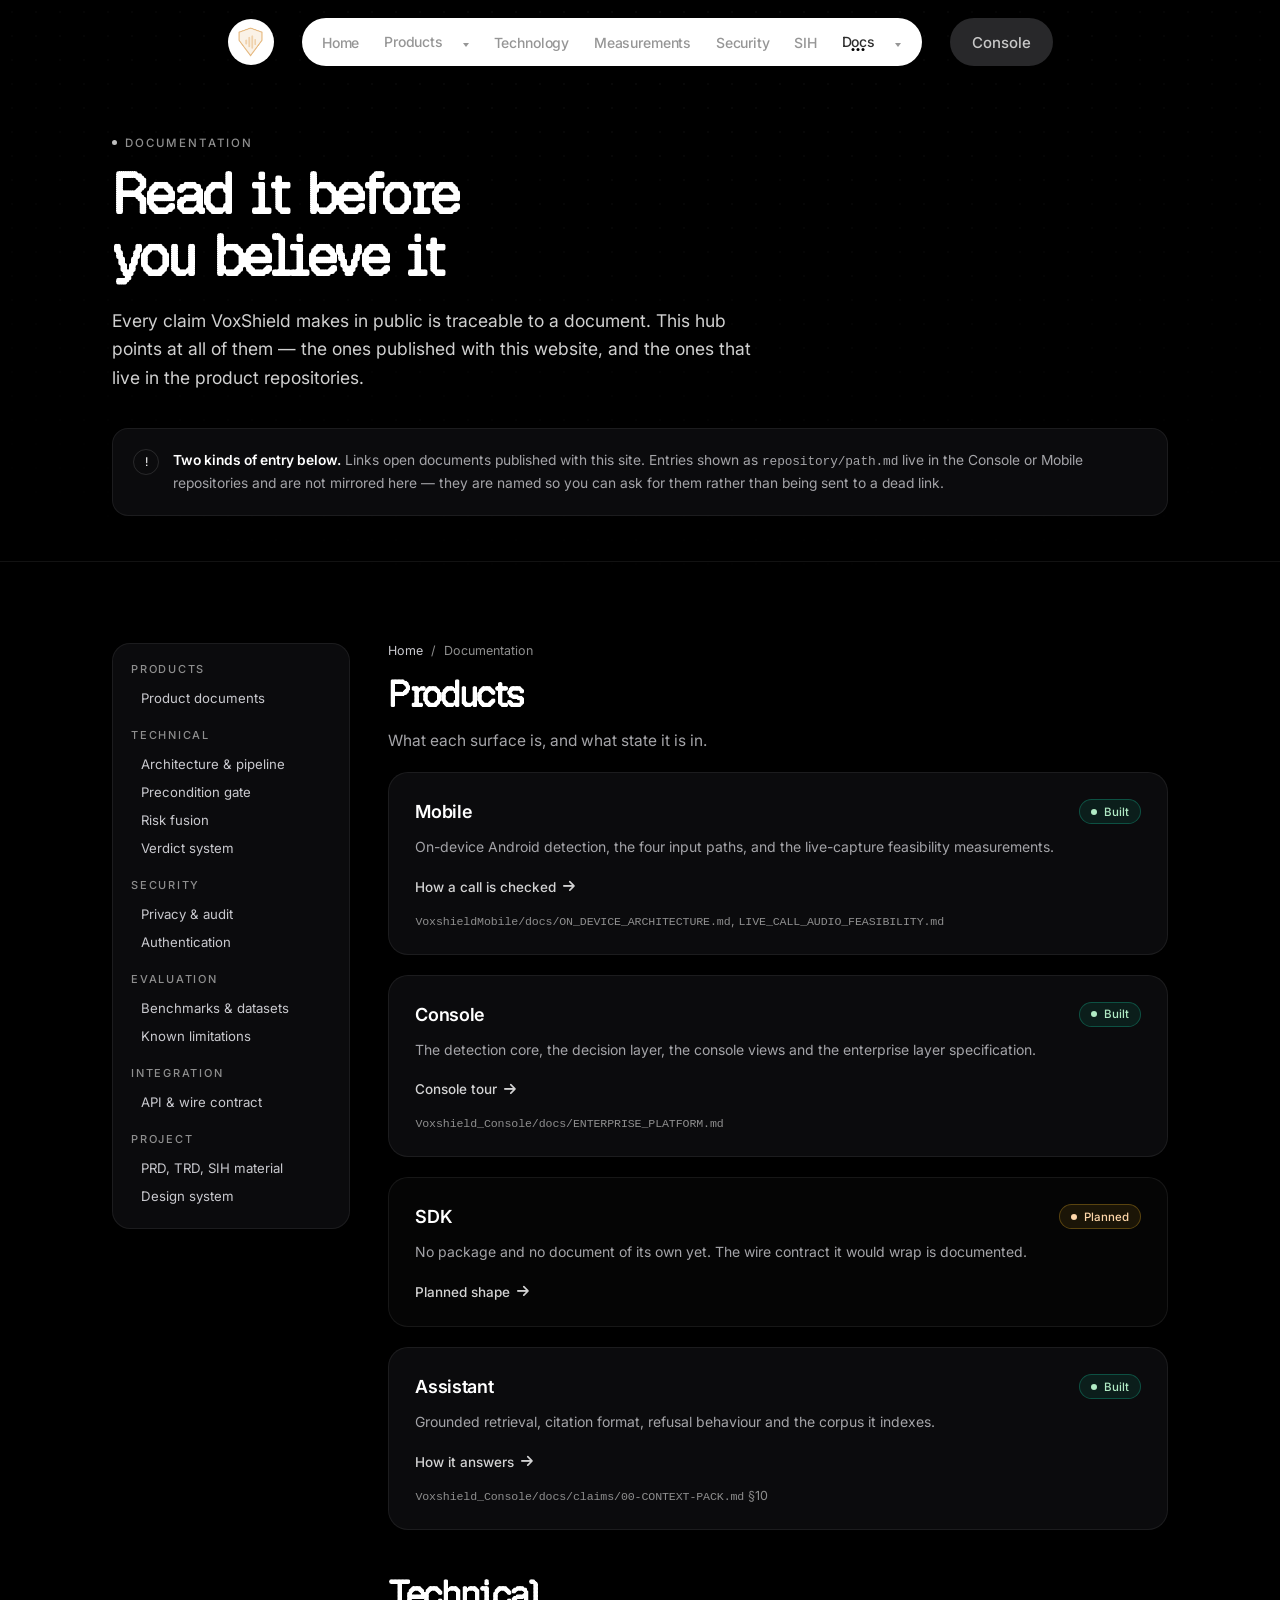
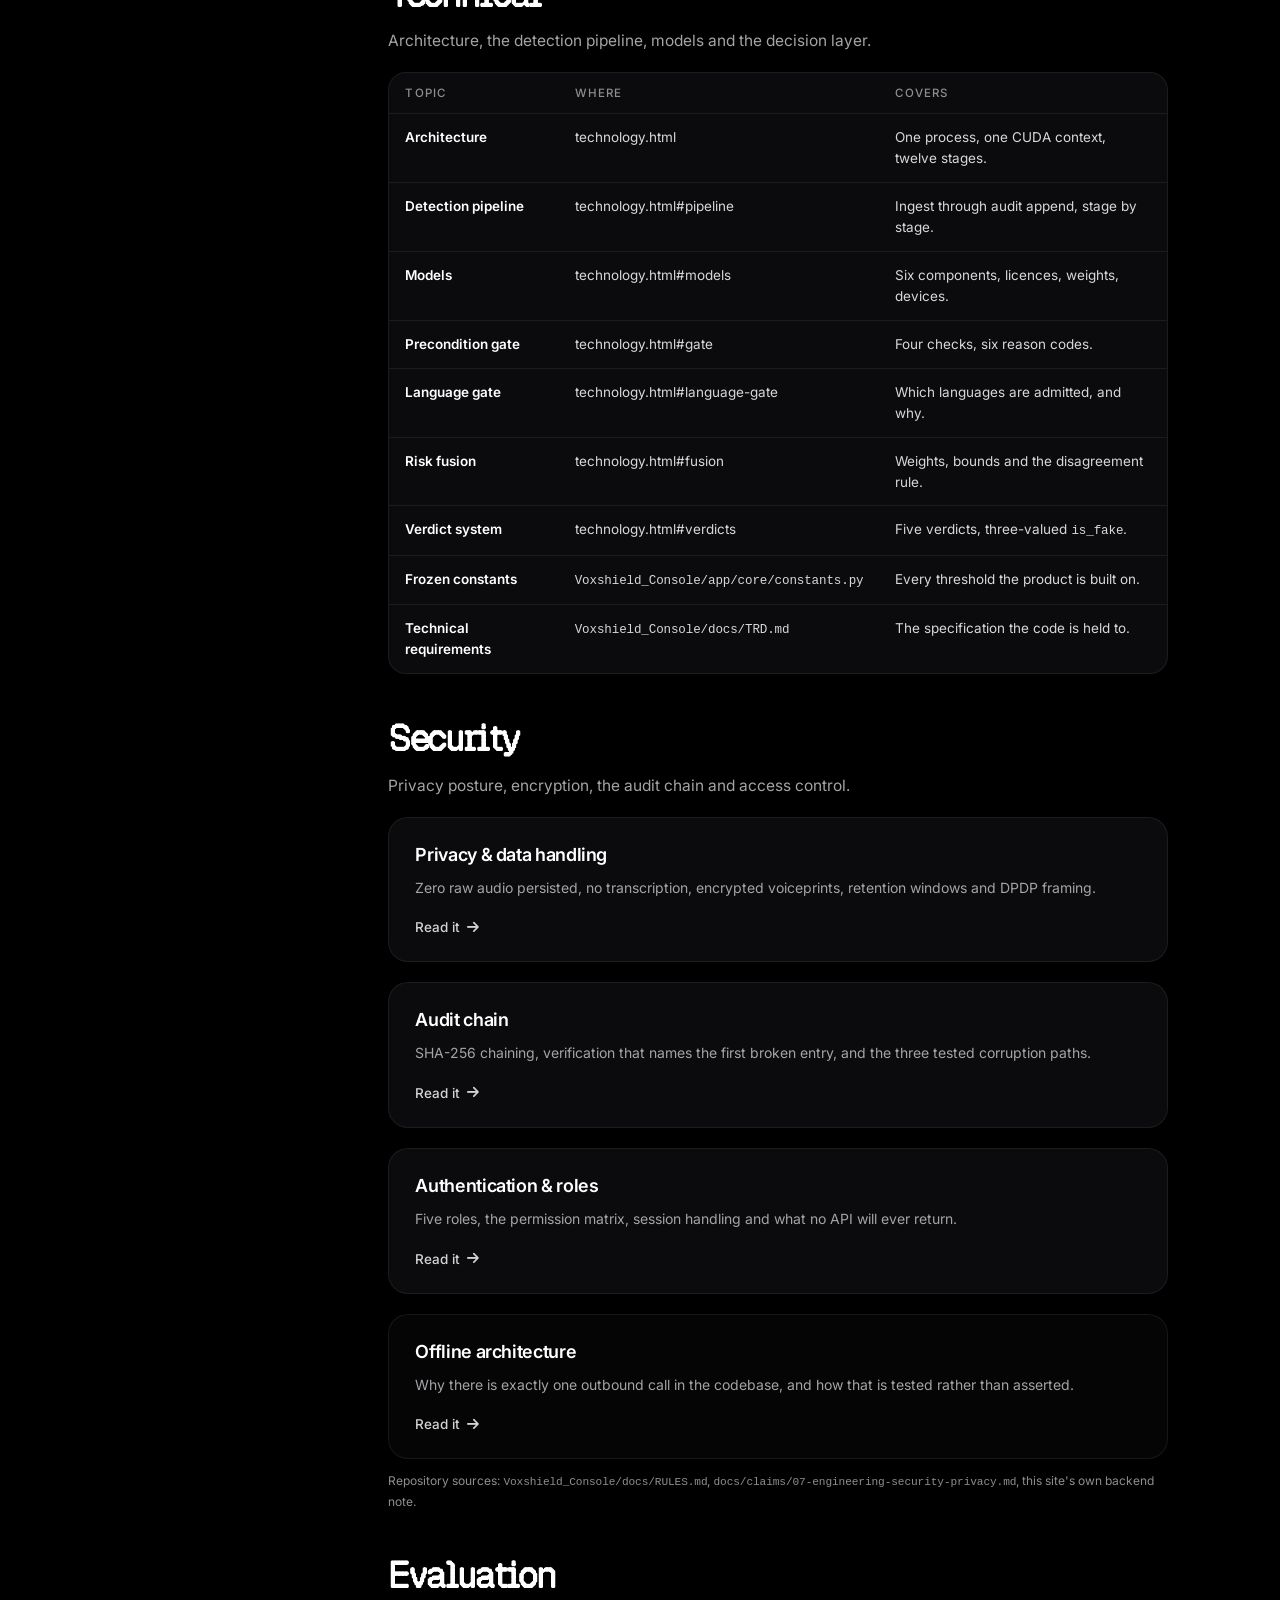
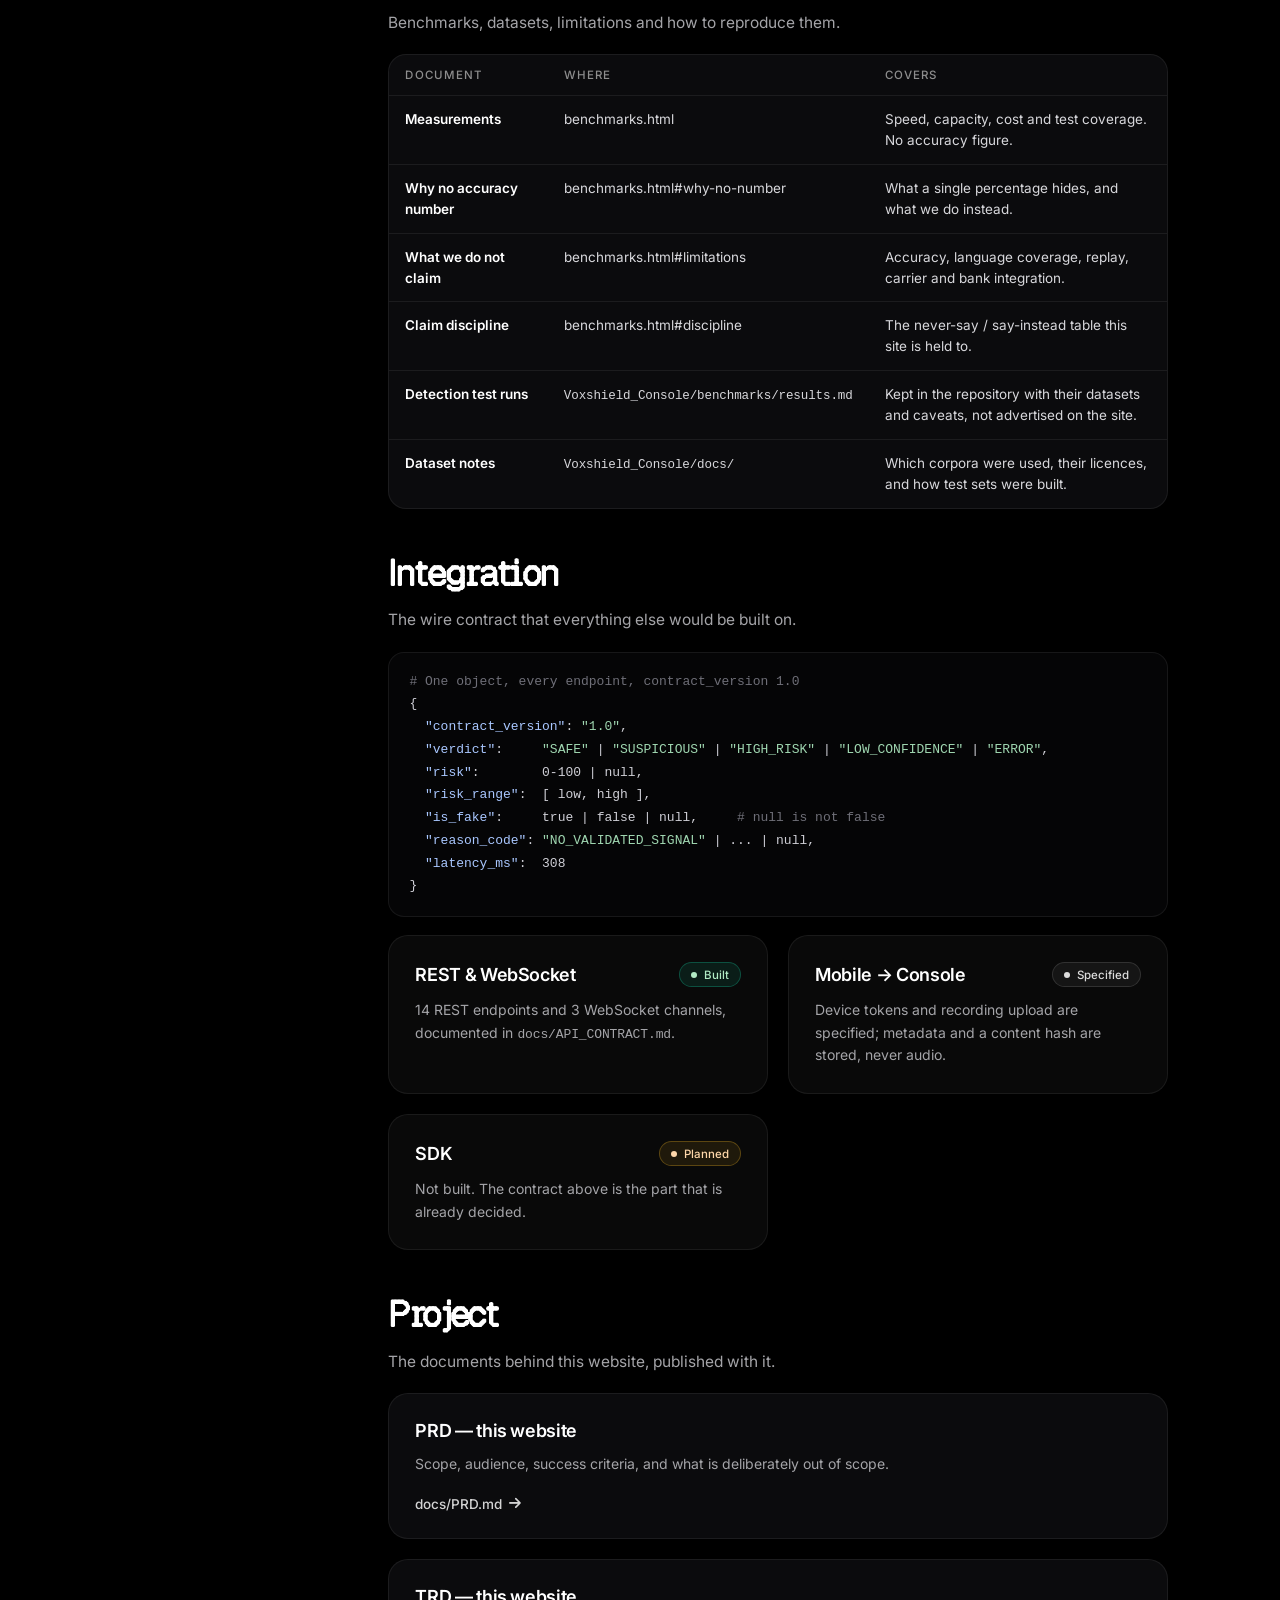
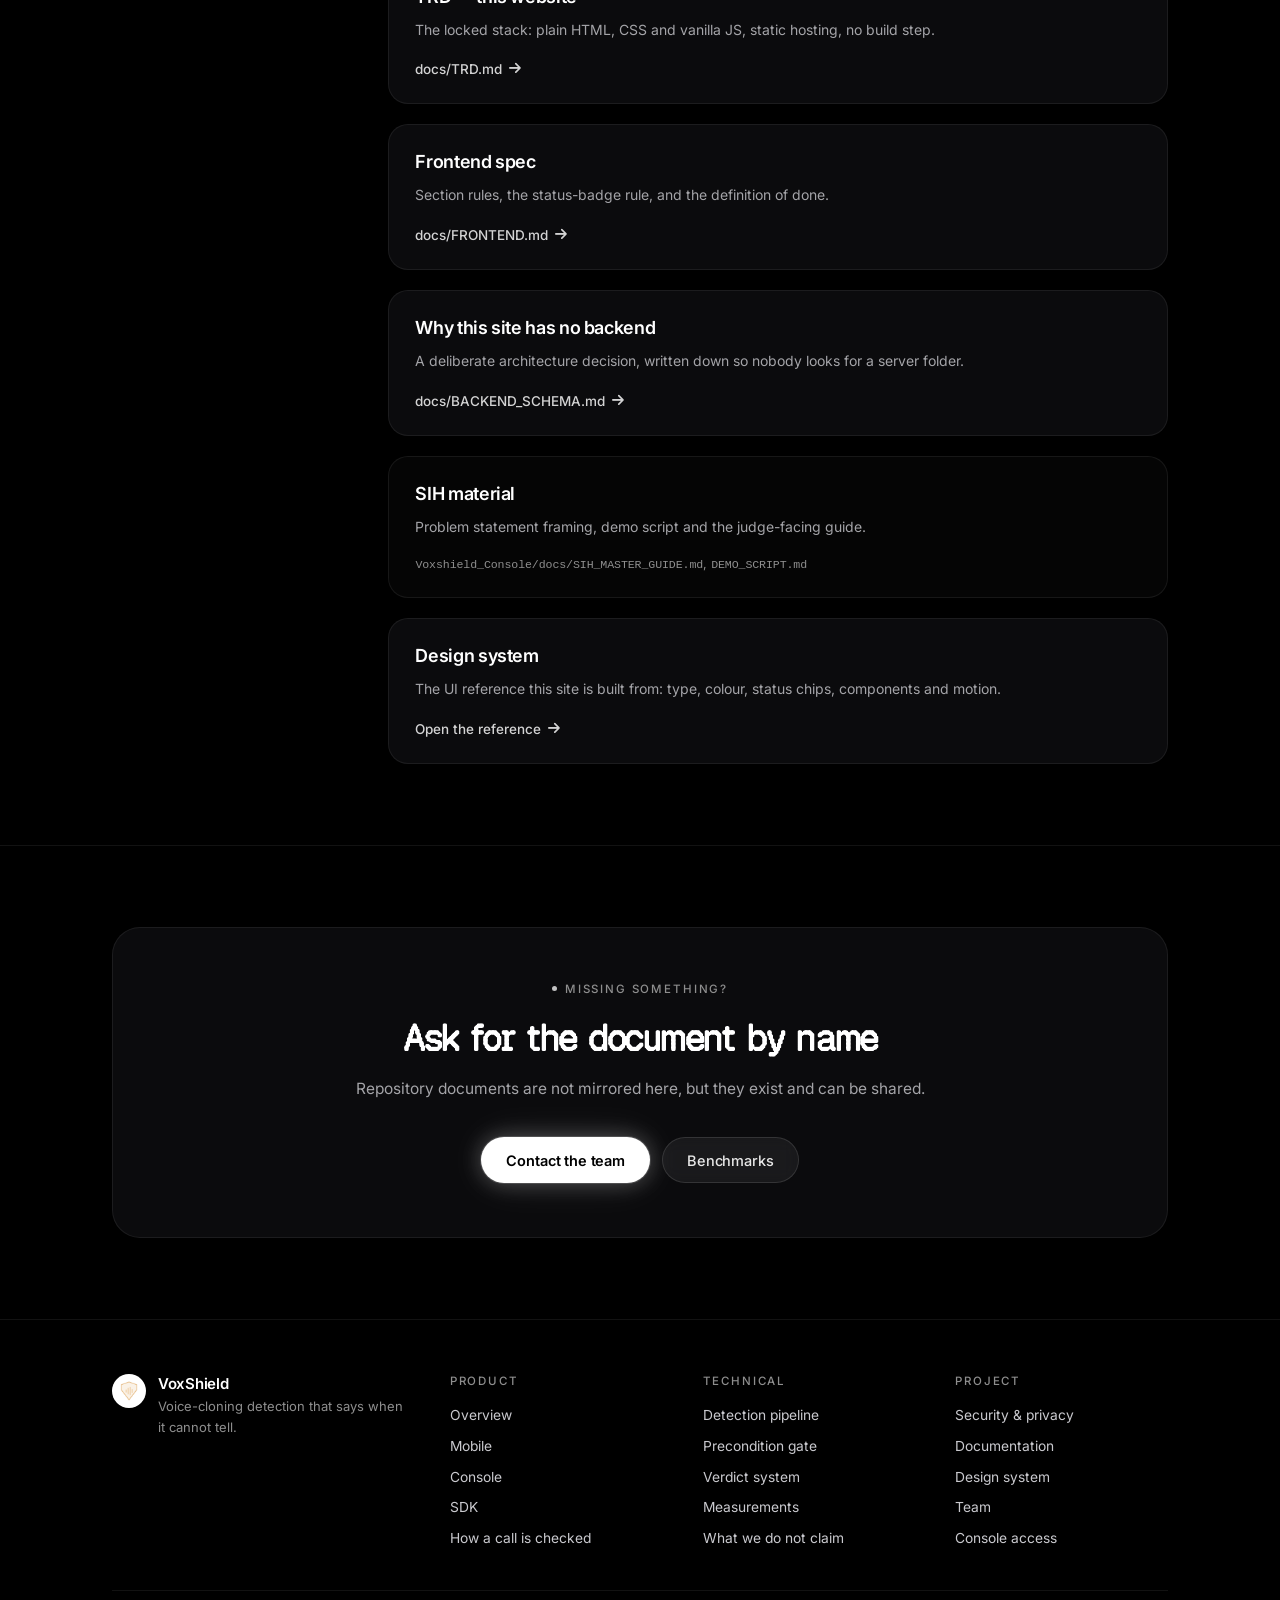
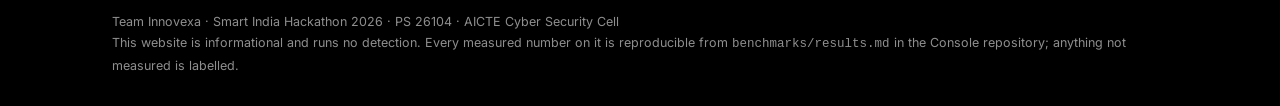
<file: docs.html>
<!DOCTYPE html>
<html lang="en">
<head>
  <meta charset="UTF-8" />
  <meta name="viewport" content="width=device-width, initial-scale=1.0, viewport-fit=cover" />
  <title>Documentation — VoxShield</title>
  <meta name="description" content="The VoxShield documentation hub: architecture, detection pipeline, security, evaluation, integration and project documents." />
  <meta name="theme-color" content="#000000" />
  <meta name="color-scheme" content="dark" />

  <link rel="icon" type="image/webp" href="assets/logo.webp" />

  <link rel="preconnect" href="https://fonts.googleapis.com" />
  <link rel="preconnect" href="https://fonts.gstatic.com" crossorigin />
  <link href="https://fonts.googleapis.com/css2?family=Inter:wght@400;500;600&display=swap" rel="stylesheet" />
  <link href="https://db.onlinewebfonts.com/c/8cb707a9b8a73f8a7403336b861c3074?family=BubbledotICG-FinePos" rel="stylesheet" />
  <link rel="stylesheet" href="https://cdnjs.cloudflare.com/ajax/libs/font-awesome/6.5.2/css/all.min.css" integrity="sha512-SnH5WK+bZxgPHs44uWIX+LLJAJ9/2PkPKZ5QiAj6Ta86w+fsb2TkcmfRyVX3pBnMFcV7oQPJkl9QevSCWr3W6A==" crossorigin="anonymous" referrerpolicy="no-referrer" />

  <link rel="stylesheet" href="styles.css" />
  <link rel="stylesheet" href="pages.css" />
  <script src="main.js" defer></script>
  <script src="ascii.js" defer></script>
</head>
<body>
  <a class="skip-link" href="#main">Skip to content</a>

  <!-- Shared background: one looping video behind every page -->
  <div class="bg" aria-hidden="true">
    <video class="bg-video" autoplay muted loop playsinline poster="data:image/svg+xml;utf8,<svg xmlns='http://www.w3.org/2000/svg' width='1' height='1'></svg>">
      <source src="https://d8j0ntlcm91z4.cloudfront.net/user_38xzZboKViGWJOttwIXH07lWA1P/hf_20260809_012548_ef22562c-c0ae-4816-ad9d-f8922af4e6a7.mp4" type="video/mp4" />
    </video>
  </div>
  <div class="page-bg" aria-hidden="true"></div>

  <div class="page-header">
    <header class="header">
      <a href="index.html" class="logo-btn" aria-label="VoxShield, home">
        <img src="assets/logo.webp" alt="" width="52" height="52" class="logo-img" />
      </a>

      <nav class="nav-pill" aria-label="Primary navigation">
        <ul class="nav-links">
          <li><a href="index.html" class="nav-link">Home</a></li>
          <li class="has-menu"><a href="products.html" class="nav-link">Products</a><button class="nav-trigger" type="button" aria-expanded="false" aria-label="Open Products menu"><span class="caret" aria-hidden="true"></span></button><div class="nav-menu" data-open="false"><a href="products.html#mobile">VoxShield Mobile<span>On-device Android detection</span></a><a href="products.html#console">VoxShield Console<span>Detect, decide, respond</span></a><a href="products.html#sdk">VoxShield SDK<span>Planned integration layer</span></a><a href="products.html#assistant">VoxShield Assistant<span>Grounded answers, or none</span></a></div></li>
          <li><a href="technology.html" class="nav-link">Technology</a></li>
          <li><a href="benchmarks.html" class="nav-link">Measurements</a></li>
          <li><a href="security.html" class="nav-link">Security</a></li>
          <li><a href="sih.html" class="nav-link">SIH</a></li>
          <li class="has-menu"><a href="docs.html" class="nav-link active" aria-current="page">Docs</a><button class="nav-trigger" type="button" aria-expanded="false" aria-label="Open Docs menu"><span class="caret" aria-hidden="true"></span></button><div class="nav-menu" data-open="false"><a href="docs.html#technical">Architecture & pipeline<span>Gate, fusion, verdicts</span></a><a href="docs.html#security">Security & privacy<span>Audit chain, retention</span></a><a href="docs.html#evaluation">Evaluation<span>Measurements and limits</span></a><a href="docs.html#integration">Integration<span>API contract and wire format</span></a><a href="docs.html#project">Project documents<span>PRD, TRD, SIH material</span></a></div></li>
        </ul>
      </nav>

      <a href="console.html" class="signin-btn">Console</a>

      <button class="burger-btn" id="burger-btn" type="button" aria-expanded="false" aria-controls="mobile-menu" aria-label="Toggle navigation menu">
        <span class="bar"></span>
        <span class="bar"></span>
        <span class="bar"></span>
      </button>
    </header>
  </div>

  <main id="main">
    <section class="section section--tight">
      <div class="shell">
        <div class="section-head" data-reveal>
          <p class="eyebrow">Documentation</p>
          <h1 class="page-title">Read it before<br />you believe it</h1>
          <p class="lead">
            Every claim VoxShield makes in public is traceable to a document. This hub points at all of
            them &mdash; the ones published with this website, and the ones that live in the product
            repositories.
          </p>
        </div>

        <div class="notice" data-reveal style="--d: 0.08s;" role="note">
          <span class="notice__icon" aria-hidden="true">!</span>
          <p>
            <strong>Two kinds of entry below.</strong> Links open documents published with this site.
            Entries shown as <span class="mono">repository/path.md</span> live in the Console or Mobile
            repositories and are not mirrored here &mdash; they are named so you can ask for them rather
            than being sent to a dead link.
          </p>
        </div>
      </div>
    </section>

    <section class="section" aria-label="Documentation index">
      <div class="shell">
        <div class="docs-layout">
          <aside class="docs-side" data-reveal aria-label="Documentation navigation">
            <h3>Products</h3>
            <a href="#products">Product documents</a>
            <h3>Technical</h3>
            <a href="#technical">Architecture &amp; pipeline</a>
            <a href="technology.html#gate">Precondition gate</a>
            <a href="technology.html#fusion">Risk fusion</a>
            <a href="technology.html#verdicts">Verdict system</a>
            <h3>Security</h3>
            <a href="#security">Privacy &amp; audit</a>
            <a href="security.html#access">Authentication</a>
            <h3>Evaluation</h3>
            <a href="#evaluation">Benchmarks &amp; datasets</a>
            <a href="benchmarks.html#limitations">Known limitations</a>
            <h3>Integration</h3>
            <a href="#integration">API &amp; wire contract</a>
            <h3>Project</h3>
            <a href="#project">PRD, TRD, SIH material</a>
            <a href="components.html">Design system</a>
          </aside>

          <div>
            <nav class="crumbs" aria-label="Breadcrumb">
              <a href="index.html">Home</a> <span aria-hidden="true">/</span> <span>Documentation</span>
            </nav>

            <section id="products" aria-labelledby="pd-title" style="margin-bottom: 44px;">
              <h2 class="section-title" id="pd-title">Products</h2>
              <p class="sub" style="margin-bottom: 18px;">What each surface is, and what state it is in.</p>
              <div class="grid grid--2">
                <article class="card" data-reveal>
                  <div class="card__head"><h3 class="card__title">Mobile</h3><span class="badge badge--built">Built</span></div>
                  <p class="card__desc">On-device Android detection, the four input paths, and the live-capture feasibility measurements.</p>
                  <a class="card__link" href="workflow.html">How a call is checked <i class="fa-solid fa-arrow-right" aria-hidden="true"></i></a>
                  <p class="card__meta"><span class="mono">VoxshieldMobile/docs/ON_DEVICE_ARCHITECTURE.md</span>, <span class="mono">LIVE_CALL_AUDIO_FEASIBILITY.md</span></p>
                </article>
                <article class="card" data-reveal style="--d: 0.06s;">
                  <div class="card__head"><h3 class="card__title">Console</h3><span class="badge badge--built">Built</span></div>
                  <p class="card__desc">The detection core, the decision layer, the console views and the enterprise layer specification.</p>
                  <a class="card__link" href="console.html">Console tour <i class="fa-solid fa-arrow-right" aria-hidden="true"></i></a>
                  <p class="card__meta"><span class="mono">Voxshield_Console/docs/ENTERPRISE_PLATFORM.md</span></p>
                </article>
                <article class="card card--muted" data-reveal style="--d: 0.12s;">
                  <div class="card__head"><h3 class="card__title">SDK</h3><span class="badge badge--planned">Planned</span></div>
                  <p class="card__desc">No package and no document of its own yet. The wire contract it would wrap is documented.</p>
                  <a class="card__link" href="products.html#sdk">Planned shape <i class="fa-solid fa-arrow-right" aria-hidden="true"></i></a>
                </article>
                <article class="card" data-reveal style="--d: 0.18s;">
                  <div class="card__head"><h3 class="card__title">Assistant</h3><span class="badge badge--built">Built</span></div>
                  <p class="card__desc">Grounded retrieval, citation format, refusal behaviour and the corpus it indexes.</p>
                  <a class="card__link" href="products.html#assistant">How it answers <i class="fa-solid fa-arrow-right" aria-hidden="true"></i></a>
                  <p class="card__meta"><span class="mono">Voxshield_Console/docs/claims/00-CONTEXT-PACK.md</span> §10</p>
                </article>
              </div>
            </section>

            <section id="technical" aria-labelledby="td-title" style="margin-bottom: 44px;">
              <h2 class="section-title" id="td-title">Technical</h2>
              <p class="sub" style="margin-bottom: 18px;">Architecture, the detection pipeline, models and the decision layer.</p>
              <div class="table-wrap" data-reveal>
                <table class="data">
                  <thead><tr><th scope="col">Topic</th><th scope="col">Where</th><th scope="col">Covers</th></tr></thead>
                  <tbody>
                    <tr><td><strong>Architecture</strong></td><td><a href="technology.html">technology.html</a></td><td>One process, one CUDA context, twelve stages.</td></tr>
                    <tr><td><strong>Detection pipeline</strong></td><td><a href="technology.html#pipeline">technology.html#pipeline</a></td><td>Ingest through audit append, stage by stage.</td></tr>
                    <tr><td><strong>Models</strong></td><td><a href="technology.html#models">technology.html#models</a></td><td>Six components, licences, weights, devices.</td></tr>
                    <tr><td><strong>Precondition gate</strong></td><td><a href="technology.html#gate">technology.html#gate</a></td><td>Four checks, six reason codes.</td></tr>
                    <tr><td><strong>Language gate</strong></td><td><a href="technology.html#language-gate">technology.html#language-gate</a></td><td>Which languages are admitted, and why.</td></tr>
                    <tr><td><strong>Risk fusion</strong></td><td><a href="technology.html#fusion">technology.html#fusion</a></td><td>Weights, bounds and the disagreement rule.</td></tr>
                    <tr><td><strong>Verdict system</strong></td><td><a href="technology.html#verdicts">technology.html#verdicts</a></td><td>Five verdicts, three-valued <span class="mono">is_fake</span>.</td></tr>
                    <tr><td><strong>Frozen constants</strong></td><td><span class="mono">Voxshield_Console/app/core/constants.py</span></td><td>Every threshold the product is built on.</td></tr>
                    <tr><td><strong>Technical requirements</strong></td><td><span class="mono">Voxshield_Console/docs/TRD.md</span></td><td>The specification the code is held to.</td></tr>
                  </tbody>
                </table>
              </div>
            </section>

            <section id="security" aria-labelledby="sd-title" style="margin-bottom: 44px;">
              <h2 class="section-title" id="sd-title">Security</h2>
              <p class="sub" style="margin-bottom: 18px;">Privacy posture, encryption, the audit chain and access control.</p>
              <div class="grid grid--2">
                <article class="card" data-reveal>
                  <h3 class="card__title">Privacy &amp; data handling</h3>
                  <p class="card__desc">Zero raw audio persisted, no transcription, encrypted voiceprints, retention windows and DPDP framing.</p>
                  <a class="card__link" href="security.html#privacy">Read it <i class="fa-solid fa-arrow-right" aria-hidden="true"></i></a>
                </article>
                <article class="card" data-reveal style="--d: 0.06s;">
                  <h3 class="card__title">Audit chain</h3>
                  <p class="card__desc">SHA-256 chaining, verification that names the first broken entry, and the three tested corruption paths.</p>
                  <a class="card__link" href="technology.html#audit">Read it <i class="fa-solid fa-arrow-right" aria-hidden="true"></i></a>
                </article>
                <article class="card" data-reveal style="--d: 0.12s;">
                  <h3 class="card__title">Authentication &amp; roles</h3>
                  <p class="card__desc">Five roles, the permission matrix, session handling and what no API will ever return.</p>
                  <a class="card__link" href="security.html#access">Read it <i class="fa-solid fa-arrow-right" aria-hidden="true"></i></a>
                </article>
                <article class="card card--muted" data-reveal style="--d: 0.18s;">
                  <h3 class="card__title">Offline architecture</h3>
                  <p class="card__desc">Why there is exactly one outbound call in the codebase, and how that is tested rather than asserted.</p>
                  <a class="card__link" href="security.html#offline">Read it <i class="fa-solid fa-arrow-right" aria-hidden="true"></i></a>
                </article>
              </div>
              <p class="source" data-reveal>
                Repository sources: <span class="mono">Voxshield_Console/docs/RULES.md</span>,
                <span class="mono">docs/claims/07-engineering-security-privacy.md</span>,
                <a href="docs/BACKEND_SCHEMA.md">this site's own backend note</a>.
              </p>
            </section>

            <section id="evaluation" aria-labelledby="ed-title" style="margin-bottom: 44px;">
              <h2 class="section-title" id="ed-title">Evaluation</h2>
              <p class="sub" style="margin-bottom: 18px;">Benchmarks, datasets, limitations and how to reproduce them.</p>
              <div class="table-wrap" data-reveal>
                <table class="data">
                  <thead><tr><th scope="col">Document</th><th scope="col">Where</th><th scope="col">Covers</th></tr></thead>
                  <tbody>
                    <tr><td><strong>Measurements</strong></td><td><a href="benchmarks.html">benchmarks.html</a></td><td>Speed, capacity, cost and test coverage. No accuracy figure.</td></tr>
                    <tr><td><strong>Why no accuracy number</strong></td><td><a href="benchmarks.html#why-no-number">benchmarks.html#why-no-number</a></td><td>What a single percentage hides, and what we do instead.</td></tr>
                    <tr><td><strong>What we do not claim</strong></td><td><a href="benchmarks.html#limitations">benchmarks.html#limitations</a></td><td>Accuracy, language coverage, replay, carrier and bank integration.</td></tr>
                    <tr><td><strong>Claim discipline</strong></td><td><a href="benchmarks.html#discipline">benchmarks.html#discipline</a></td><td>The never-say / say-instead table this site is held to.</td></tr>
                    <tr><td><strong>Detection test runs</strong></td><td><span class="mono">Voxshield_Console/benchmarks/results.md</span></td><td>Kept in the repository with their datasets and caveats, not advertised on the site.</td></tr>
                    <tr><td><strong>Dataset notes</strong></td><td><span class="mono">Voxshield_Console/docs/</span></td><td>Which corpora were used, their licences, and how test sets were built.</td></tr>
                  </tbody>
                </table>
              </div>
            </section>

            <section id="integration" aria-labelledby="id-title" style="margin-bottom: 44px;">
              <h2 class="section-title" id="id-title">Integration</h2>
              <p class="sub" style="margin-bottom: 18px;">The wire contract that everything else would be built on.</p>
              <div data-reveal>
                <pre class="code"><code><span class="c"># One object, every endpoint, contract_version 1.0</span>
{
  <span class="k">"contract_version"</span>: <span class="s">"1.0"</span>,
  <span class="k">"verdict"</span>:     <span class="s">"SAFE"</span> | <span class="s">"SUSPICIOUS"</span> | <span class="s">"HIGH_RISK"</span> | <span class="s">"LOW_CONFIDENCE"</span> | <span class="s">"ERROR"</span>,
  <span class="k">"risk"</span>:        0-100 | null,
  <span class="k">"risk_range"</span>:  [ low, high ],
  <span class="k">"is_fake"</span>:     true | false | null,     <span class="c"># null is not false</span>
  <span class="k">"reason_code"</span>: <span class="s">"NO_VALIDATED_SIGNAL"</span> | ... | null,
  <span class="k">"latency_ms"</span>:  308
}</code></pre>
              </div>
              <div class="grid grid--3" style="margin-top: 18px;">
                <article class="card card--flat" data-reveal>
                  <div class="card__head"><h3 class="card__title">REST &amp; WebSocket</h3><span class="badge badge--implemented">Built</span></div>
                  <p class="card__desc">14 REST endpoints and 3 WebSocket channels, documented in <span class="mono">docs/API_CONTRACT.md</span>.</p>
                </article>
                <article class="card card--flat" data-reveal style="--d: 0.06s;">
                  <div class="card__head"><h3 class="card__title">Mobile &rarr; Console</h3><span class="badge badge--spec">Specified</span></div>
                  <p class="card__desc">Device tokens and recording upload are specified; metadata and a content hash are stored, never audio.</p>
                </article>
                <article class="card card--flat" data-reveal style="--d: 0.12s;">
                  <div class="card__head"><h3 class="card__title">SDK</h3><span class="badge badge--planned">Planned</span></div>
                  <p class="card__desc">Not built. The contract above is the part that is already decided.</p>
                </article>
              </div>
            </section>

            <section id="project" aria-labelledby="prd-title">
              <h2 class="section-title" id="prd-title">Project</h2>
              <p class="sub" style="margin-bottom: 18px;">The documents behind this website, published with it.</p>
              <div class="grid grid--2">
                <article class="card" data-reveal>
                  <h3 class="card__title">PRD &mdash; this website</h3>
                  <p class="card__desc">Scope, audience, success criteria, and what is deliberately out of scope.</p>
                  <a class="card__link" href="docs/PRD.md">docs/PRD.md <i class="fa-solid fa-arrow-right" aria-hidden="true"></i></a>
                </article>
                <article class="card" data-reveal style="--d: 0.06s;">
                  <h3 class="card__title">TRD &mdash; this website</h3>
                  <p class="card__desc">The locked stack: plain HTML, CSS and vanilla JS, static hosting, no build step.</p>
                  <a class="card__link" href="docs/TRD.md">docs/TRD.md <i class="fa-solid fa-arrow-right" aria-hidden="true"></i></a>
                </article>
                <article class="card" data-reveal style="--d: 0.12s;">
                  <h3 class="card__title">Frontend spec</h3>
                  <p class="card__desc">Section rules, the status-badge rule, and the definition of done.</p>
                  <a class="card__link" href="docs/FRONTEND.md">docs/FRONTEND.md <i class="fa-solid fa-arrow-right" aria-hidden="true"></i></a>
                </article>
                <article class="card" data-reveal style="--d: 0.18s;">
                  <h3 class="card__title">Why this site has no backend</h3>
                  <p class="card__desc">A deliberate architecture decision, written down so nobody looks for a server folder.</p>
                  <a class="card__link" href="docs/BACKEND_SCHEMA.md">docs/BACKEND_SCHEMA.md <i class="fa-solid fa-arrow-right" aria-hidden="true"></i></a>
                </article>
                <article class="card card--muted" data-reveal style="--d: 0.24s;">
                  <h3 class="card__title">SIH material</h3>
                  <p class="card__desc">Problem statement framing, demo script and the judge-facing guide.</p>
                  <p class="card__meta"><span class="mono">Voxshield_Console/docs/SIH_MASTER_GUIDE.md</span>, <span class="mono">DEMO_SCRIPT.md</span></p>
                </article>
                <article class="card" data-reveal style="--d: 0.3s;">
                  <h3 class="card__title">Design system</h3>
                  <p class="card__desc">The UI reference this site is built from: type, colour, status chips, components and motion.</p>
                  <a class="card__link" href="components.html">Open the reference <i class="fa-solid fa-arrow-right" aria-hidden="true"></i></a>
                </article>
              </div>
            </section>
          </div>
        </div>
      </div>
    </section>

    <section class="section" aria-labelledby="cta-title">
      <div class="shell">
        <div class="cta-band" data-reveal>
          <p class="eyebrow">Missing something?</p>
          <h2 class="section-title" id="cta-title">Ask for the document by name</h2>
          <p class="sub">Repository documents are not mirrored here, but they exist and can be shared.</p>
          <div class="actions">
            <a class="btn btn--primary" href="contact.html">Contact the team</a>
            <a class="btn btn--ghost" href="benchmarks.html">Benchmarks</a>
          </div>
        </div>
      </div>
    </section>
  </main>

  <footer class="site-foot">
    <div class="shell">
      <div class="foot-grid">
        <div class="foot-brand">
          <img src="assets/logo.webp" alt="" width="34" height="34" />
          <div>
            <p class="foot-name">VoxShield</p>
            <p class="foot-tag">Voice-cloning detection that says when it cannot tell.</p>
          </div>
        </div>
        <div class="foot-col"><h3>Product</h3><a href="products.html">Overview</a><a href="products.html#mobile">Mobile</a><a href="console.html">Console</a><a href="products.html#sdk">SDK</a><a href="workflow.html">How a call is checked</a></div>
        <div class="foot-col"><h3>Technical</h3><a href="technology.html">Detection pipeline</a><a href="technology.html#gate">Precondition gate</a><a href="technology.html#verdicts">Verdict system</a><a href="benchmarks.html">Measurements</a><a href="benchmarks.html#limitations">What we do not claim</a></div>
        <div class="foot-col"><h3>Project</h3><a href="security.html">Security & privacy</a><a href="docs.html">Documentation</a><a href="components.html">Design system</a><a href="contact.html">Team</a><a href="console.html#access">Console access</a></div>
      </div>
      <p class="foot-legal">
        Team Innovexa &middot; Smart India Hackathon 2026 &middot; PS 26104 &middot; AICTE Cyber Security Cell<br />
        This website is informational and runs no detection. Every measured number on it is reproducible from
        <code>benchmarks/results.md</code> in the Console repository; anything not measured is labelled.
      </p>
    </div>
  </footer>

  <div class="mobile-overlay" id="mobile-overlay" aria-hidden="true"></div>
  <div class="mobile-sheet" id="mobile-menu" aria-hidden="true" hidden>
    <nav class="mobile-nav" aria-label="Mobile navigation">
        <a href="index.html" class="mobile-link" style="--i: 1;">Home</a>
        <a href="products.html" class="mobile-link" style="--i: 2;">Products</a>
        <div class="mobile-group"><h3>Products</h3><a href="products.html#mobile" class="mobile-link" style="--i: 3;">VoxShield Mobile</a><a href="products.html#console" class="mobile-link" style="--i: 4;">VoxShield Console</a><a href="products.html#sdk" class="mobile-link" style="--i: 5;">VoxShield SDK</a><a href="products.html#assistant" class="mobile-link" style="--i: 6;">VoxShield Assistant</a></div>
        <a href="technology.html" class="mobile-link" style="--i: 7;">Technology</a>
        <a href="benchmarks.html" class="mobile-link" style="--i: 8;">Measurements</a>
        <a href="security.html" class="mobile-link" style="--i: 9;">Security</a>
        <a href="sih.html" class="mobile-link" style="--i: 10;">SIH</a>
        <a href="docs.html" class="mobile-link active" style="--i: 11;">Docs</a>
        <div class="mobile-group"><h3>Docs</h3><a href="docs.html#technical" class="mobile-link" style="--i: 12;">Architecture & pipeline</a><a href="docs.html#security" class="mobile-link" style="--i: 13;">Security & privacy</a><a href="docs.html#evaluation" class="mobile-link" style="--i: 14;">Evaluation</a><a href="docs.html#integration" class="mobile-link" style="--i: 15;">Integration</a><a href="docs.html#project" class="mobile-link" style="--i: 16;">Project documents</a></div>
        <a href="console.html" class="mobile-signin" style="--i: 17;">Open Console</a>
    </nav>
  </div>
</body>
</html>
</file>
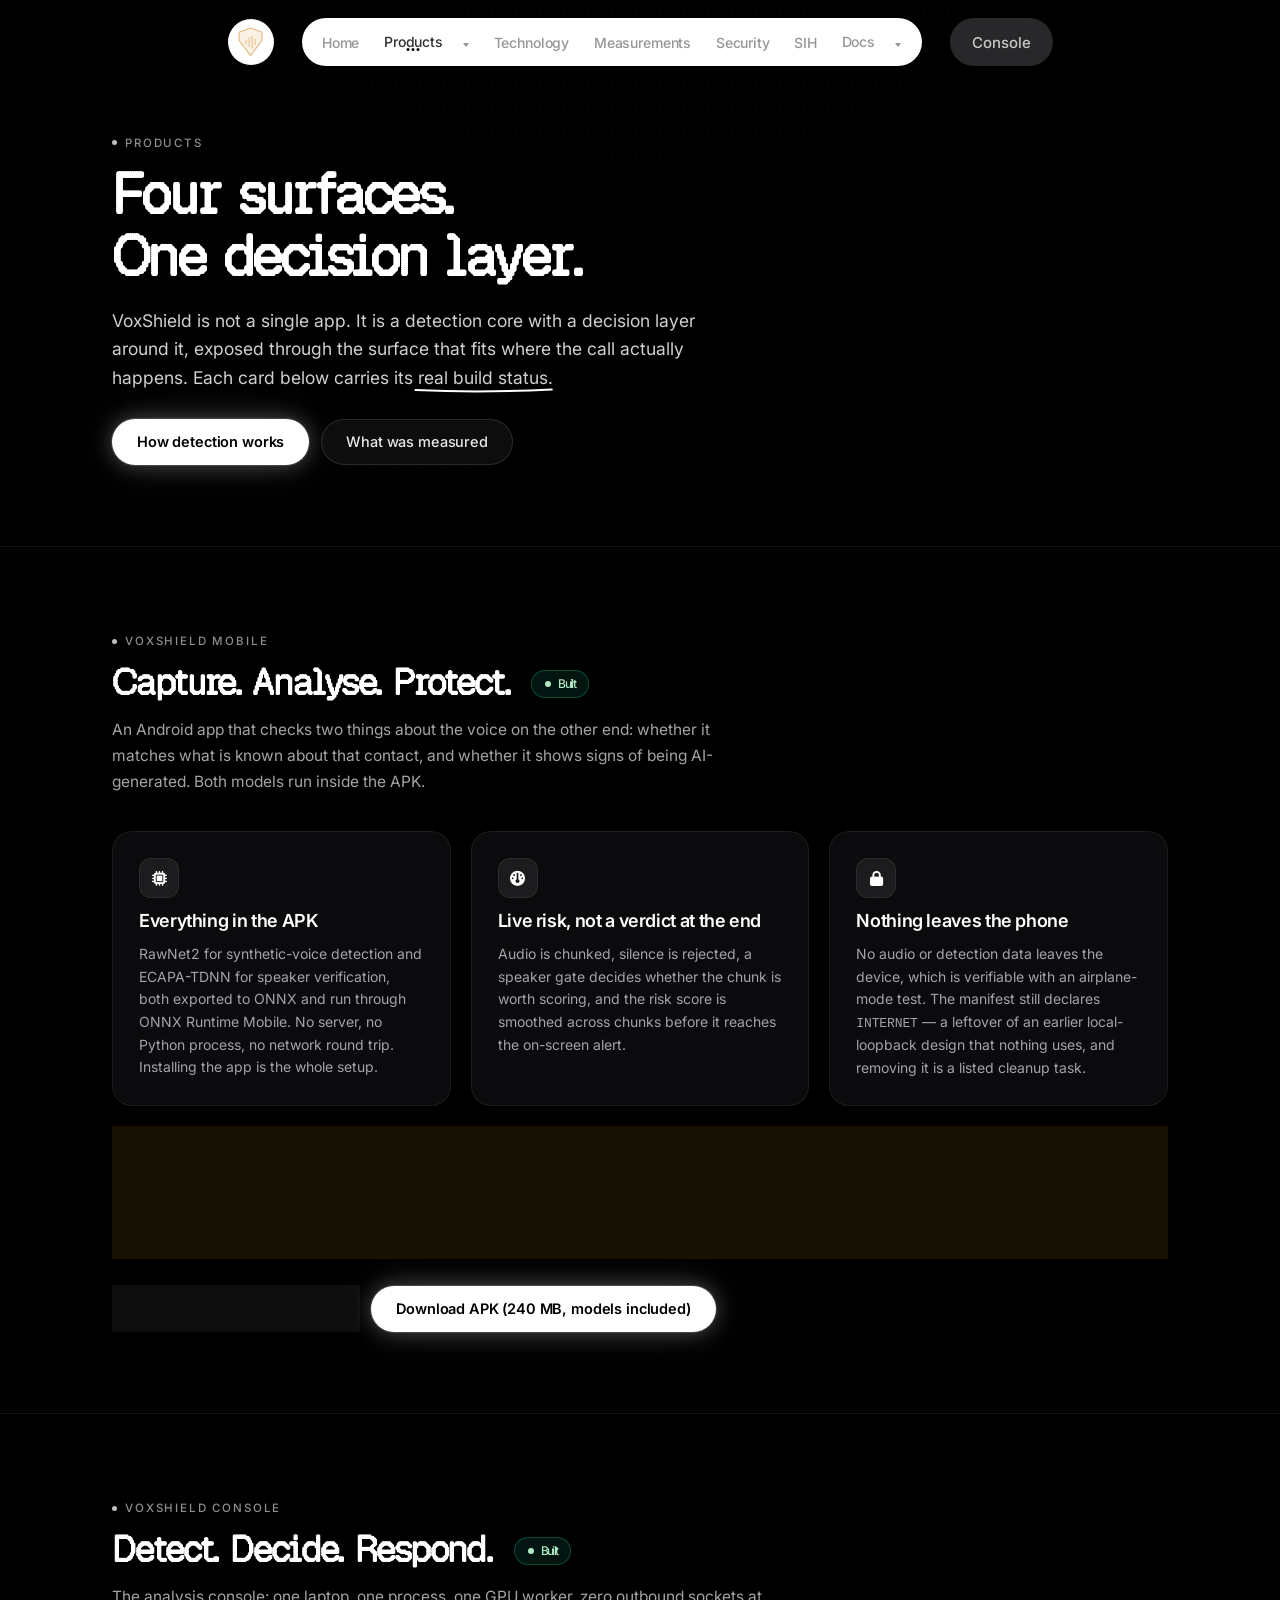
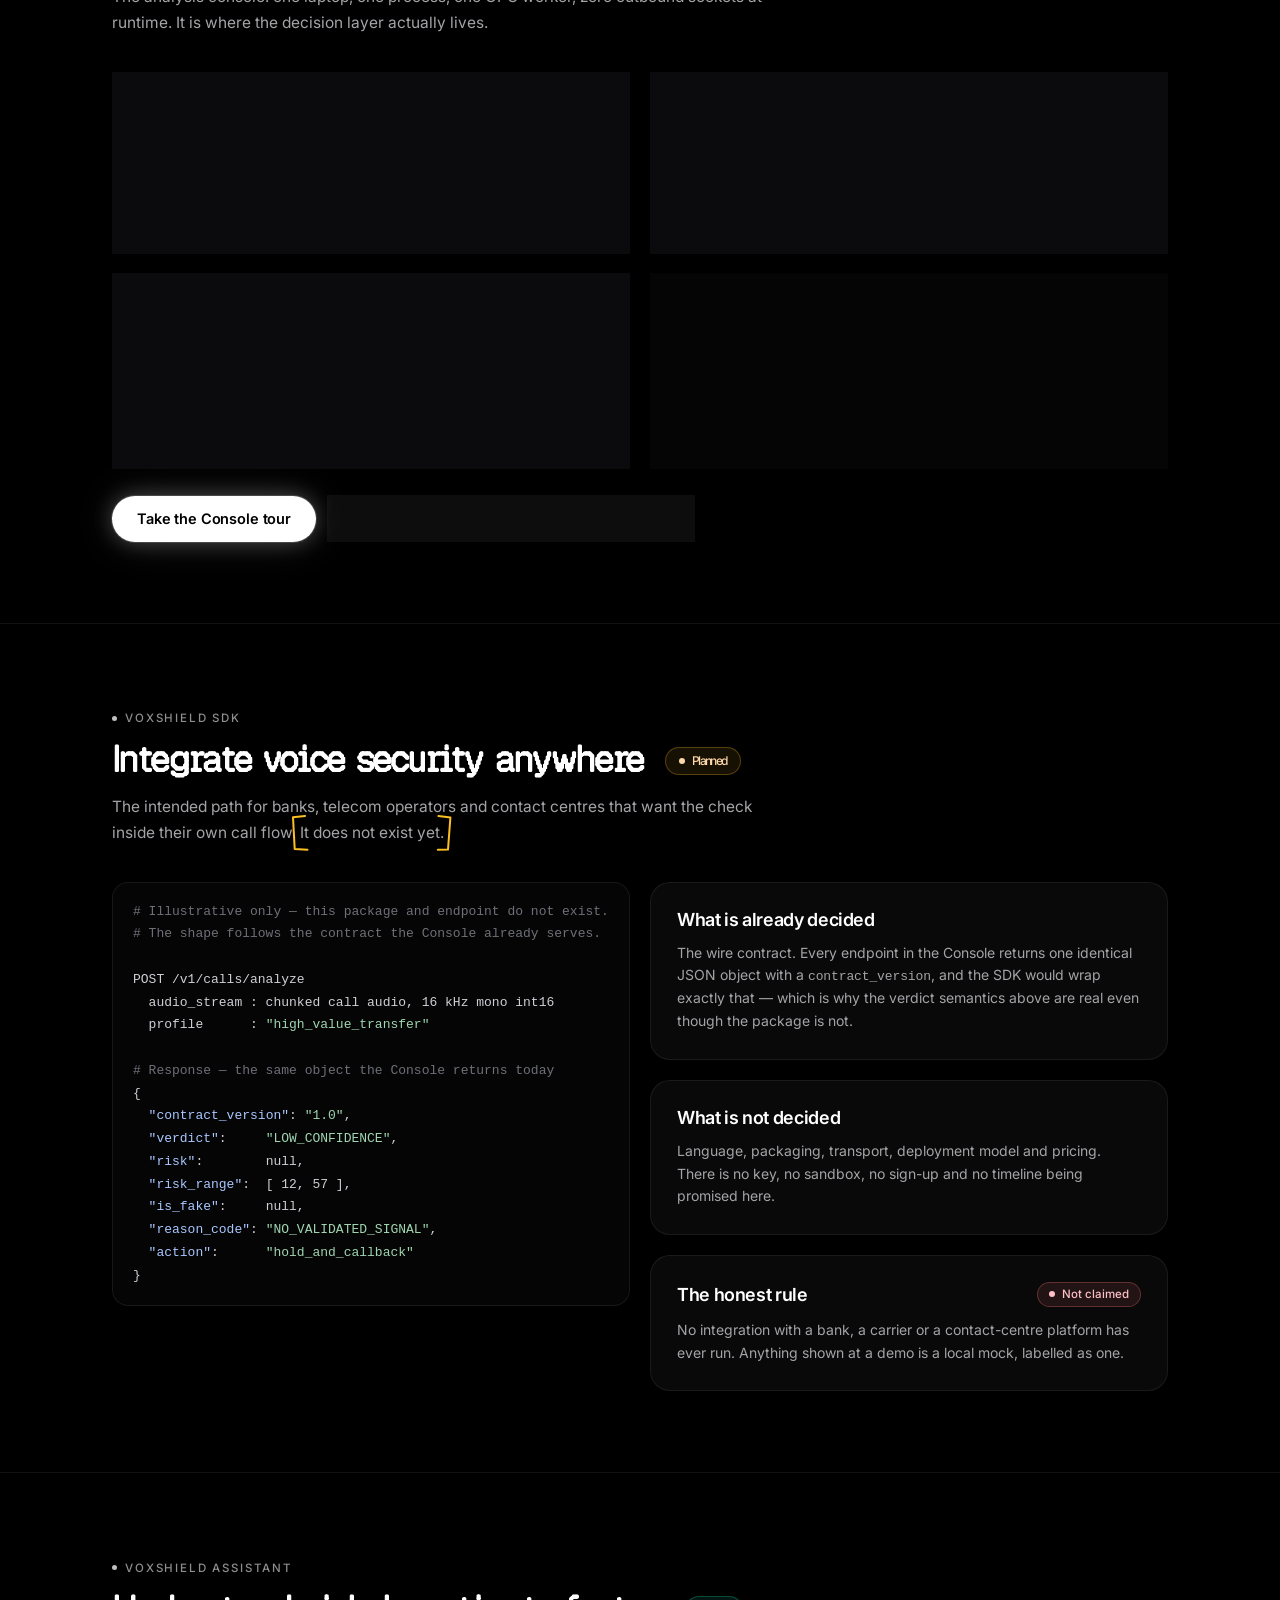
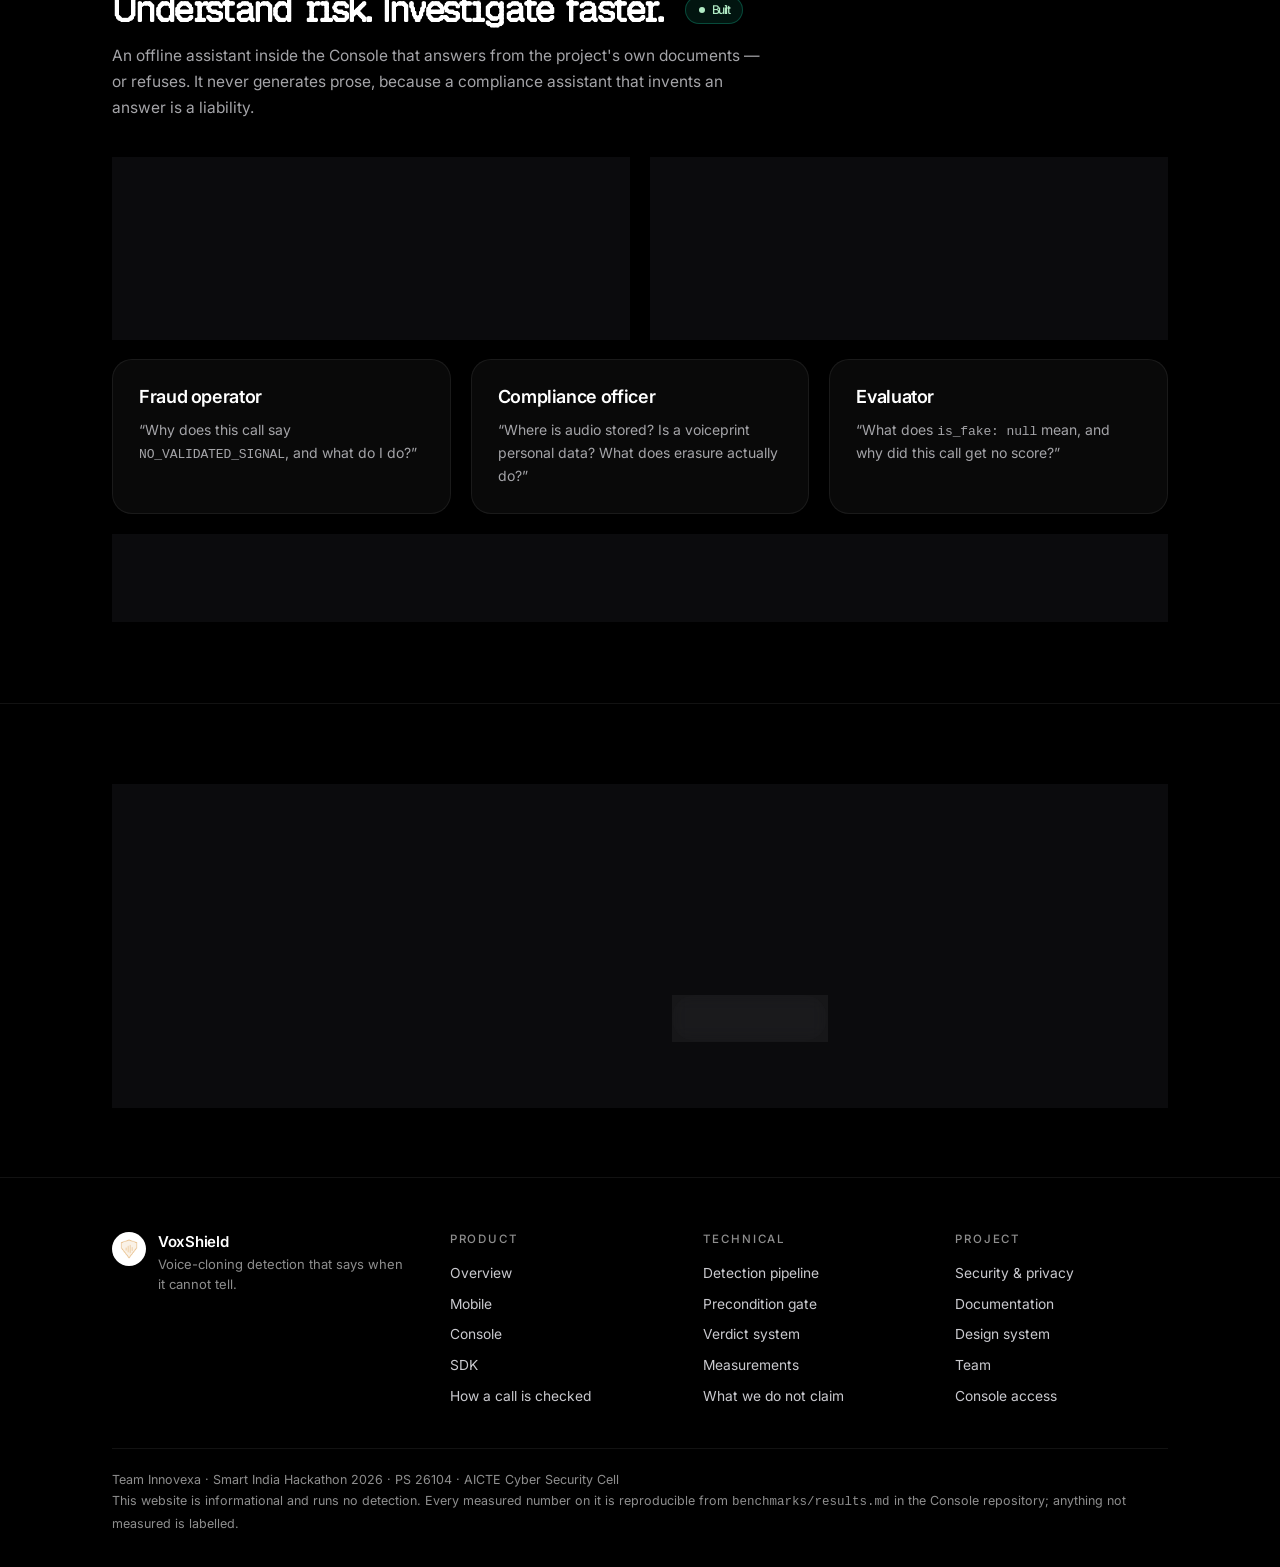
<file: products.html>
<!DOCTYPE html>
<html lang="en">
<head>
  <meta charset="UTF-8" />
  <meta name="viewport" content="width=device-width, initial-scale=1.0, viewport-fit=cover" />
  <title>Products — VoxShield</title>
  <meta name="description" content="VoxShield Mobile, Console, SDK and Assistant — what each one is, what is built today, and what is still specification." />
  <meta name="theme-color" content="#000000" />
  <meta name="color-scheme" content="dark" />

  <link rel="icon" type="image/webp" href="assets/logo.webp" />

  <link rel="preconnect" href="https://fonts.googleapis.com" />
  <link rel="preconnect" href="https://fonts.gstatic.com" crossorigin />
  <link href="https://fonts.googleapis.com/css2?family=Inter:wght@400;500;600&display=swap" rel="stylesheet" />
  <link href="https://db.onlinewebfonts.com/c/8cb707a9b8a73f8a7403336b861c3074?family=BubbledotICG-FinePos" rel="stylesheet" />
  <link rel="stylesheet" href="https://cdnjs.cloudflare.com/ajax/libs/font-awesome/6.5.2/css/all.min.css" integrity="sha512-SnH5WK+bZxgPHs44uWIX+LLJAJ9/2PkPKZ5QiAj6Ta86w+fsb2TkcmfRyVX3pBnMFcV7oQPJkl9QevSCWr3W6A==" crossorigin="anonymous" referrerpolicy="no-referrer" />

  <link rel="stylesheet" href="styles.css" />
  <link rel="stylesheet" href="pages.css" />
  <script src="main.js" defer></script>
  <script src="ascii.js" defer></script>
</head>
<body>
  <a class="skip-link" href="#main">Skip to content</a>

  <!-- Shared background: one looping video behind every page -->
  <div class="bg" aria-hidden="true">
    <video class="bg-video" autoplay muted loop playsinline poster="data:image/svg+xml;utf8,<svg xmlns='http://www.w3.org/2000/svg' width='1' height='1'></svg>">
      <source src="https://d8j0ntlcm91z4.cloudfront.net/user_38xzZboKViGWJOttwIXH07lWA1P/hf_20260809_012548_ef22562c-c0ae-4816-ad9d-f8922af4e6a7.mp4" type="video/mp4" />
    </video>
  </div>
  <div class="page-bg" aria-hidden="true"></div>

  <div class="page-header">
    <header class="header">
      <a href="index.html" class="logo-btn" aria-label="VoxShield, home">
        <img src="assets/logo.webp" alt="" width="52" height="52" class="logo-img" />
      </a>

      <nav class="nav-pill" aria-label="Primary navigation">
        <ul class="nav-links">
          <li><a href="index.html" class="nav-link">Home</a></li>
          <li class="has-menu"><a href="products.html" class="nav-link active" aria-current="page">Products</a><button class="nav-trigger" type="button" aria-expanded="false" aria-label="Open Products menu"><span class="caret" aria-hidden="true"></span></button><div class="nav-menu" data-open="false"><a href="products.html#mobile">VoxShield Mobile<span>On-device Android detection</span></a><a href="products.html#console">VoxShield Console<span>Detect, decide, respond</span></a><a href="products.html#sdk">VoxShield SDK<span>Planned integration layer</span></a><a href="products.html#assistant">VoxShield Assistant<span>Grounded answers, or none</span></a></div></li>
          <li><a href="technology.html" class="nav-link">Technology</a></li>
          <li><a href="benchmarks.html" class="nav-link">Measurements</a></li>
          <li><a href="security.html" class="nav-link">Security</a></li>
          <li><a href="sih.html" class="nav-link">SIH</a></li>
          <li class="has-menu"><a href="docs.html" class="nav-link">Docs</a><button class="nav-trigger" type="button" aria-expanded="false" aria-label="Open Docs menu"><span class="caret" aria-hidden="true"></span></button><div class="nav-menu" data-open="false"><a href="docs.html#technical">Architecture & pipeline<span>Gate, fusion, verdicts</span></a><a href="docs.html#security">Security & privacy<span>Audit chain, retention</span></a><a href="docs.html#evaluation">Evaluation<span>Measurements and limits</span></a><a href="docs.html#integration">Integration<span>API contract and wire format</span></a><a href="docs.html#project">Project documents<span>PRD, TRD, SIH material</span></a></div></li>
        </ul>
      </nav>

      <a href="console.html" class="signin-btn">Console</a>

      <button class="burger-btn" id="burger-btn" type="button" aria-expanded="false" aria-controls="mobile-menu" aria-label="Toggle navigation menu">
        <span class="bar"></span>
        <span class="bar"></span>
        <span class="bar"></span>
      </button>
    </header>
  </div>

  <main id="main">
    <section class="section section--tight">
      <div class="shell">
        <div class="section-head" data-reveal>
          <p class="eyebrow">Products</p>
          <h1 class="page-title">Four surfaces.<br />One decision layer.</h1>
          <p class="lead">
            VoxShield is not a single app. It is a detection core with a decision layer around it, exposed
            through the surface that fits where the call actually happens. Each card below carries its
            <span class="annot" data-annot="underline" data-annot-delay="0.5">real build status</span>.
          </p>
          <div class="actions">
            <a class="btn btn--primary" href="technology.html">How detection works</a>
            <a class="btn btn--ghost" href="benchmarks.html">What was measured</a>
          </div>
        </div>
      </div>
    </section>

    <section class="section" id="mobile" aria-labelledby="mobile-title">
      <div class="shell">
        <div class="section-head" data-reveal>
          <p class="eyebrow">VoxShield Mobile</p>
          <h2 class="section-title" id="mobile-title">Capture. Analyse. Protect. <span class="badge badge--built badge--lg">Built</span></h2>
          <p class="sub">
            An Android app that checks two things about the voice on the other end: whether it matches what
            is known about that contact, and whether it shows signs of being AI-generated. Both models run
            inside the APK.
          </p>
        </div>

        <div class="grid grid--3">
          <article class="card" data-reveal>
            <span class="card__icon"><i class="fa-solid fa-microchip" aria-hidden="true"></i></span>
            <h3 class="card__title">Everything in the APK</h3>
            <p class="card__desc">
              RawNet2 for synthetic-voice detection and ECAPA-TDNN for speaker verification, both exported
              to ONNX and run through ONNX Runtime Mobile. No server, no Python process, no network round
              trip. Installing the app is the whole setup.
            </p>
          </article>
          <article class="card" data-reveal style="--d: 0.06s;">
            <span class="card__icon"><i class="fa-solid fa-gauge" aria-hidden="true"></i></span>
            <h3 class="card__title">Live risk, not a verdict at the end</h3>
            <p class="card__desc">
              Audio is chunked, silence is rejected, a speaker gate decides whether the chunk is worth
              scoring, and the risk score is smoothed across chunks before it reaches the on-screen alert.
            </p>
          </article>
          <article class="card" data-reveal style="--d: 0.12s;">
            <span class="card__icon"><i class="fa-solid fa-lock" aria-hidden="true"></i></span>
            <h3 class="card__title">Nothing leaves the phone</h3>
            <p class="card__desc">
              No audio or detection data leaves the device, which is verifiable with an airplane-mode test.
              The manifest still declares <span class="mono">INTERNET</span> &mdash; a leftover of an earlier
              local-loopback design that nothing uses, and removing it is a listed cleanup task.
            </p>
          </article>
        </div>

        <div class="notice notice--warn" data-reveal style="margin-top: 20px;">
          <span class="notice__icon" aria-hidden="true">!</span>
          <p>
            <strong>Live-call capture is device dependent, and we say so.</strong> The detection architecture
            runs end to end, but capturing far-end audio <em>during</em> a live call is an Android
            audio-policy question, not an app feature. On the one device tested so far (Samsung SM-A166P,
            Android 16, measured 2026-09-07) the OS silences the app's microphone for the duration of a call.
            Until a second, non-Samsung device is tested, <strong>post-call recording analysis and test-file
            mode are the supported paths</strong>.
          </p>
        </div>

        <div class="actions" data-reveal>
          <a class="btn btn--ghost" href="workflow.html">Stage-by-stage walkthrough</a>
          <a class="btn btn--primary" href="https://github.com/mayur393/Voxshield_web/releases/latest/download/voxshield-mobile.apk" download>Download APK (240 MB, models included)</a>
        </div>
      </div>
    </section>

    <section class="section" id="console" aria-labelledby="console-title">
      <div class="shell">
        <div class="section-head" data-reveal>
          <p class="eyebrow">VoxShield Console</p>
          <h2 class="section-title" id="console-title">Detect. Decide. Respond. <span class="badge badge--built badge--lg">Built</span></h2>
          <p class="sub">
            The analysis console: one laptop, one process, one GPU worker, zero outbound sockets at runtime.
            It is where the decision layer actually lives.
          </p>
        </div>

        <div class="grid grid--2">
          <article class="card" data-reveal>
            <div class="card__head"><h3 class="card__title">What it does today</h3><span class="badge badge--implemented">Implemented</span></div>
            <p class="card__desc">
              17 endpoints &mdash; 14 REST and 3 WebSocket &mdash; returning one identical JSON object.
              A call traces itself from the media stream, a reconnect continues the same call rather than
              forking it, and every decision lands in a hash-chained audit log you can verify from the
              Settings view.
            </p>
          </article>
          <article class="card" data-reveal style="--d: 0.06s;">
            <div class="card__head"><h3 class="card__title">Views</h3><span class="badge badge--implemented">Implemented</span></div>
            <p class="card__desc">
              Dashboard, alerts, analytics, reports, settings, system and the Assistant. Call cards render
              all five verdict states, signal bars are ordered by fusion weight, and the profile selector
              changes the prescribed action end to end.
            </p>
          </article>
          <article class="card" data-reveal style="--d: 0.12s;">
            <div class="card__head"><h3 class="card__title">Built the same way as this site</h3><span class="badge badge--implemented">No framework</span></div>
            <p class="card__desc">
              Plain HTML, CSS and vanilla JavaScript &mdash; ten JS files, no build step, no CDN, and after
              the webfont was removed, nothing loaded over the network at all.
            </p>
          </article>
          <article class="card card--muted" data-reveal style="--d: 0.18s;">
            <div class="card__head"><h3 class="card__title">Enterprise layer</h3><span class="badge badge--wip">Partly built</span></div>
            <p class="card__desc">
              Sign-in, roles, sessions and tenant scoping are built. Admin management, mobile ingest,
              incidents, step-up verification and the mitigation engine are specified and not yet built.
            </p>
            <a class="card__link" href="console.html#enterprise">Status table <i class="fa-solid fa-arrow-right" aria-hidden="true"></i></a>
          </article>
        </div>

        <div class="actions" data-reveal>
          <a class="btn btn--primary" href="console.html">Take the Console tour</a>
          <a class="btn btn--ghost" href="https://github.com/mayur393/Voxshield_web/releases/latest/download/voxshield-console.zip" download>Download Console (160 MB, models included)</a>
        </div>
      </div>
    </section>

    <section class="section" id="sdk" aria-labelledby="sdk-title">
      <div class="shell">
        <div class="section-head" data-reveal>
          <p class="eyebrow">VoxShield SDK</p>
          <h2 class="section-title" id="sdk-title">Integrate voice security anywhere <span class="badge badge--planned badge--lg">Planned</span></h2>
          <p class="sub">
            The intended path for banks, telecom operators and contact centres that want the check inside
            their own call flow. <span class="annot annot--warn" data-annot="bracket">It does not exist yet.</span>
          </p>
        </div>

        <div class="grid grid--2">
          <div data-reveal>
            <pre class="code"><code><span class="c"># Illustrative only — this package and endpoint do not exist.</span>
<span class="c"># The shape follows the contract the Console already serves.</span>

POST /v1/calls/analyze
  audio_stream : chunked call audio, 16 kHz mono int16
  profile      : <span class="s">"high_value_transfer"</span>

<span class="c"># Response — the same object the Console returns today</span>
{
  <span class="k">"contract_version"</span>: <span class="s">"1.0"</span>,
  <span class="k">"verdict"</span>:     <span class="s">"LOW_CONFIDENCE"</span>,
  <span class="k">"risk"</span>:        null,
  <span class="k">"risk_range"</span>:  [ 12, 57 ],
  <span class="k">"is_fake"</span>:     null,
  <span class="k">"reason_code"</span>: <span class="s">"NO_VALIDATED_SIGNAL"</span>,
  <span class="k">"action"</span>:      <span class="s">"hold_and_callback"</span>
}</code></pre>
          </div>
          <div class="grid" data-reveal style="--d: 0.06s;">
            <article class="card card--flat">
              <h3 class="card__title">What is already decided</h3>
              <p class="card__desc">
                The wire contract. Every endpoint in the Console returns one identical JSON object with a
                <span class="mono">contract_version</span>, and the SDK would wrap exactly that &mdash; which is
                why the verdict semantics above are real even though the package is not.
              </p>
            </article>
            <article class="card card--flat">
              <h3 class="card__title">What is not decided</h3>
              <p class="card__desc">
                Language, packaging, transport, deployment model and pricing. There is no key, no sandbox,
                no sign-up and no timeline being promised here.
              </p>
            </article>
            <article class="card card--flat">
              <div class="card__head"><h3 class="card__title">The honest rule</h3><span class="badge badge--limit">Not claimed</span></div>
              <p class="card__desc">
                No integration with a bank, a carrier or a contact-centre platform has ever run. Anything
                shown at a demo is a local mock, labelled as one.
              </p>
            </article>
          </div>
        </div>
      </div>
    </section>

    <section class="section" id="assistant" aria-labelledby="assist-title">
      <div class="shell">
        <div class="section-head" data-reveal>
          <p class="eyebrow">VoxShield Assistant</p>
          <h2 class="section-title" id="assist-title">Understand risk. Investigate faster. <span class="badge badge--built badge--lg">Built</span></h2>
          <p class="sub">
            An offline assistant inside the Console that answers from the project's own documents &mdash;
            or refuses. It never generates prose, because a compliance assistant that invents an answer is a
            liability.
          </p>
        </div>

        <div class="grid grid--2">
          <article class="card" data-reveal>
            <div class="card__head"><h3 class="card__title">Retrieval, not generation</h3><span class="badge badge--implemented">28 tests</span></div>
            <p class="card__desc">
              Pure-Python BM25 over heading-chunked documentation, built at startup, with no new dependency
              and no model download. It returns a <strong>verbatim passage with a citation</strong> &mdash;
              file, heading and line numbers &mdash; so the answer is checkable.
            </p>
          </article>
          <article class="card" data-reveal style="--d: 0.06s;">
            <div class="card__head"><h3 class="card__title">Its own LOW_CONFIDENCE</h3><span class="badge badge--implemented">Implemented</span></div>
            <p class="card__desc">
              Below the confidence floor it returns <span class="mono">NO_GROUNDED_ANSWER</span> with the
              nearest topics instead of a plausible paragraph. The help system refuses to guess, exactly
              like the detector &mdash; the same principle applied twice.
            </p>
          </article>
        </div>

        <div class="grid grid--3" style="margin-top: 20px;">
          <article class="card card--flat" data-reveal>
            <h3 class="card__title">Fraud operator</h3>
            <p class="card__desc">&ldquo;Why does this call say <span class="mono">NO_VALIDATED_SIGNAL</span>, and what do I do?&rdquo;</p>
          </article>
          <article class="card card--flat" data-reveal style="--d: 0.06s;">
            <h3 class="card__title">Compliance officer</h3>
            <p class="card__desc">&ldquo;Where is audio stored? Is a voiceprint personal data? What does erasure actually do?&rdquo;</p>
          </article>
          <article class="card card--flat" data-reveal style="--d: 0.12s;">
            <h3 class="card__title">Evaluator</h3>
            <p class="card__desc">&ldquo;What does <span class="mono">is_fake: null</span> mean, and why did this call get no score?&rdquo;</p>
          </article>
        </div>

        <div class="notice" data-reveal style="margin-top: 20px;">
          <span class="notice__icon" aria-hidden="true">!</span>
          <p>
            <strong>Conversation history is not built yet.</strong> Persistent chats and grounding over live
            Console data (calls, risk events, incidents) are specified as the next step, and the rule for it
            is already written: read only rows the caller's role may see, never across tenants, and never
            invent a security event.
          </p>
        </div>
      </div>
    </section>

    <section class="section" aria-labelledby="cta-title">
      <div class="shell">
        <div class="cta-band" data-reveal>
          <p class="eyebrow">Ecosystem</p>
          <h2 class="section-title" id="cta-title">One thesis, four surfaces</h2>
          <p class="sub">Detection that reports what it knows, and says so when it does not.</p>
          <div class="actions">
            <a class="btn btn--primary" href="console.html">Open the Console tour</a>
            <a class="btn btn--ghost" href="docs.html">Documentation</a>
          </div>
        </div>
      </div>
    </section>
  </main>

  <footer class="site-foot">
    <div class="shell">
      <div class="foot-grid">
        <div class="foot-brand">
          <img src="assets/logo.webp" alt="" width="34" height="34" />
          <div>
            <p class="foot-name">VoxShield</p>
            <p class="foot-tag">Voice-cloning detection that says when it cannot tell.</p>
          </div>
        </div>
        <div class="foot-col"><h3>Product</h3><a href="products.html">Overview</a><a href="products.html#mobile">Mobile</a><a href="console.html">Console</a><a href="products.html#sdk">SDK</a><a href="workflow.html">How a call is checked</a></div>
        <div class="foot-col"><h3>Technical</h3><a href="technology.html">Detection pipeline</a><a href="technology.html#gate">Precondition gate</a><a href="technology.html#verdicts">Verdict system</a><a href="benchmarks.html">Measurements</a><a href="benchmarks.html#limitations">What we do not claim</a></div>
        <div class="foot-col"><h3>Project</h3><a href="security.html">Security & privacy</a><a href="docs.html">Documentation</a><a href="components.html">Design system</a><a href="contact.html">Team</a><a href="console.html#access">Console access</a></div>
      </div>
      <p class="foot-legal">
        Team Innovexa &middot; Smart India Hackathon 2026 &middot; PS 26104 &middot; AICTE Cyber Security Cell<br />
        This website is informational and runs no detection. Every measured number on it is reproducible from
        <code>benchmarks/results.md</code> in the Console repository; anything not measured is labelled.
      </p>
    </div>
  </footer>

  <div class="mobile-overlay" id="mobile-overlay" aria-hidden="true"></div>
  <div class="mobile-sheet" id="mobile-menu" aria-hidden="true" hidden>
    <nav class="mobile-nav" aria-label="Mobile navigation">
        <a href="index.html" class="mobile-link" style="--i: 1;">Home</a>
        <a href="products.html" class="mobile-link active" style="--i: 2;">Products</a>
        <div class="mobile-group"><h3>Products</h3><a href="products.html#mobile" class="mobile-link" style="--i: 3;">VoxShield Mobile</a><a href="products.html#console" class="mobile-link" style="--i: 4;">VoxShield Console</a><a href="products.html#sdk" class="mobile-link" style="--i: 5;">VoxShield SDK</a><a href="products.html#assistant" class="mobile-link" style="--i: 6;">VoxShield Assistant</a></div>
        <a href="technology.html" class="mobile-link" style="--i: 7;">Technology</a>
        <a href="benchmarks.html" class="mobile-link" style="--i: 8;">Measurements</a>
        <a href="security.html" class="mobile-link" style="--i: 9;">Security</a>
        <a href="sih.html" class="mobile-link" style="--i: 10;">SIH</a>
        <a href="docs.html" class="mobile-link" style="--i: 11;">Docs</a>
        <div class="mobile-group"><h3>Docs</h3><a href="docs.html#technical" class="mobile-link" style="--i: 12;">Architecture & pipeline</a><a href="docs.html#security" class="mobile-link" style="--i: 13;">Security & privacy</a><a href="docs.html#evaluation" class="mobile-link" style="--i: 14;">Evaluation</a><a href="docs.html#integration" class="mobile-link" style="--i: 15;">Integration</a><a href="docs.html#project" class="mobile-link" style="--i: 16;">Project documents</a></div>
        <a href="console.html" class="mobile-signin" style="--i: 17;">Open Console</a>
    </nav>
  </div>
</body>
</html>
</file>
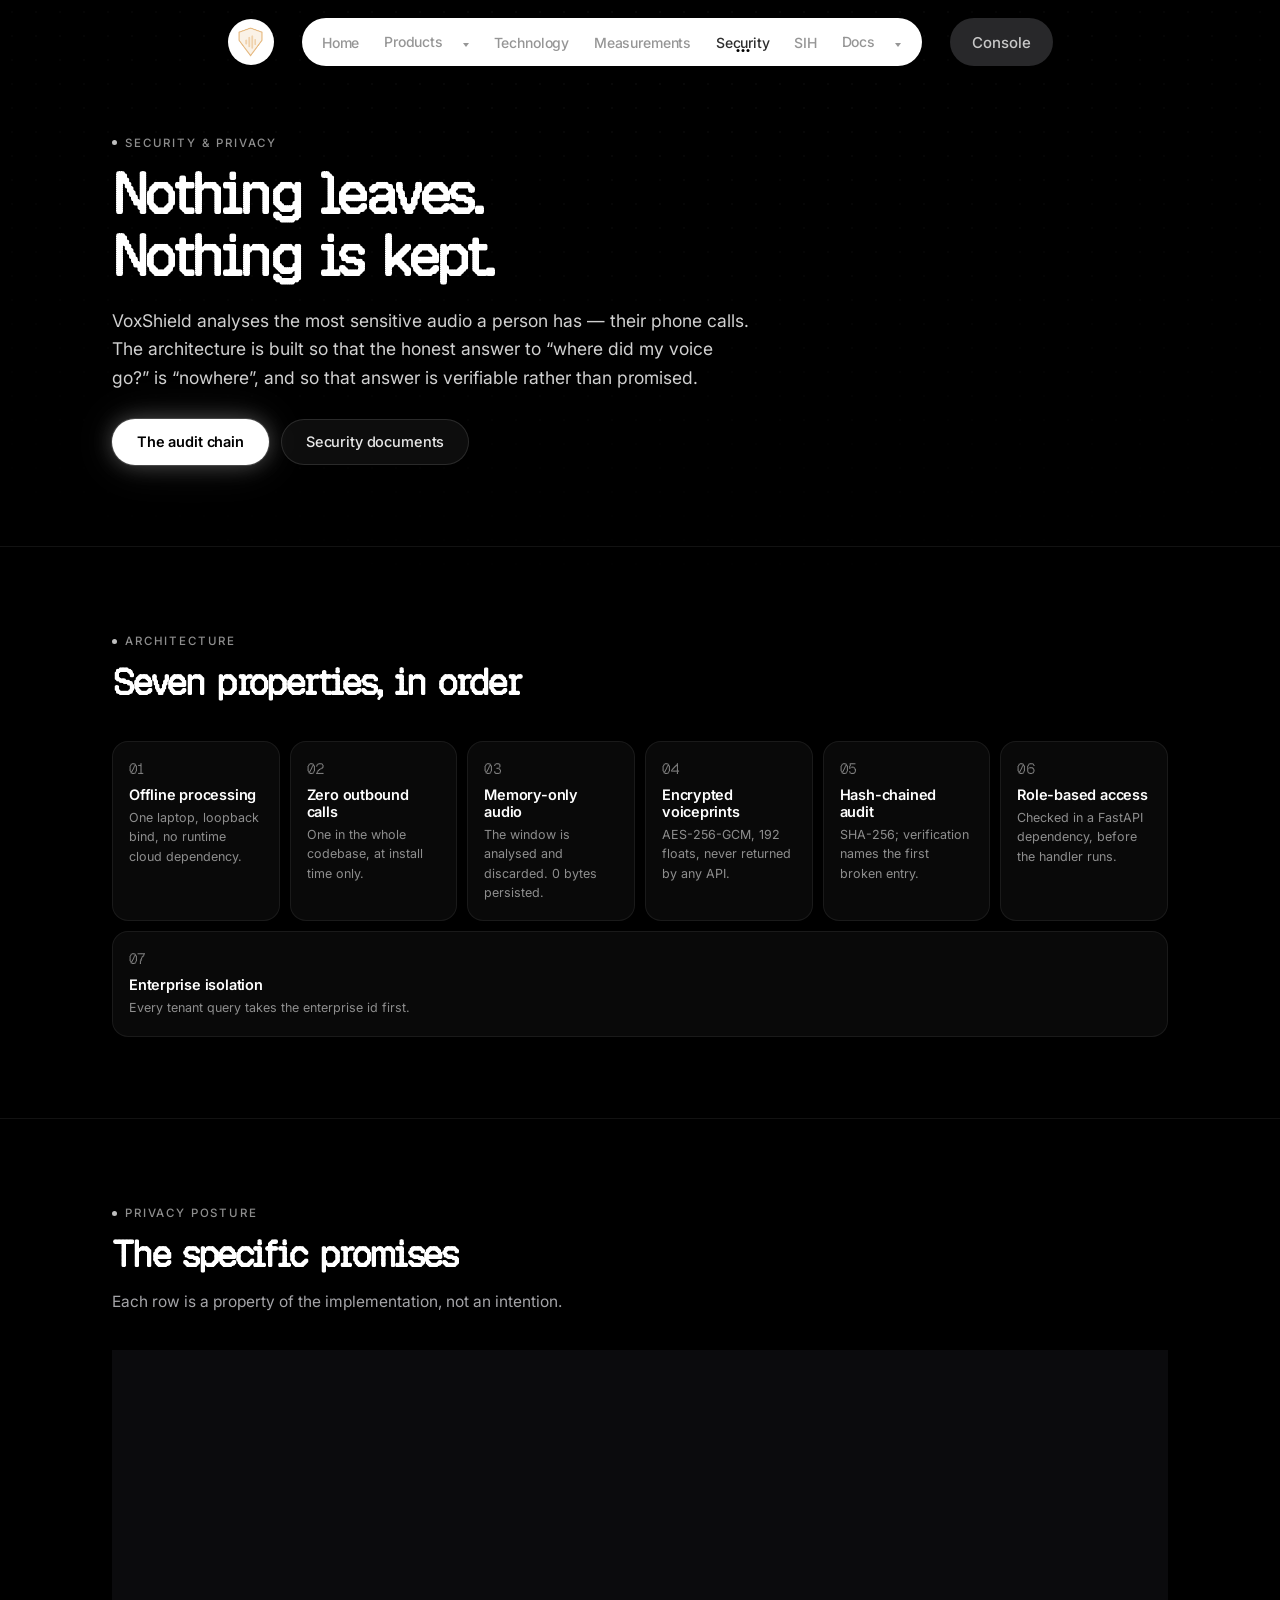
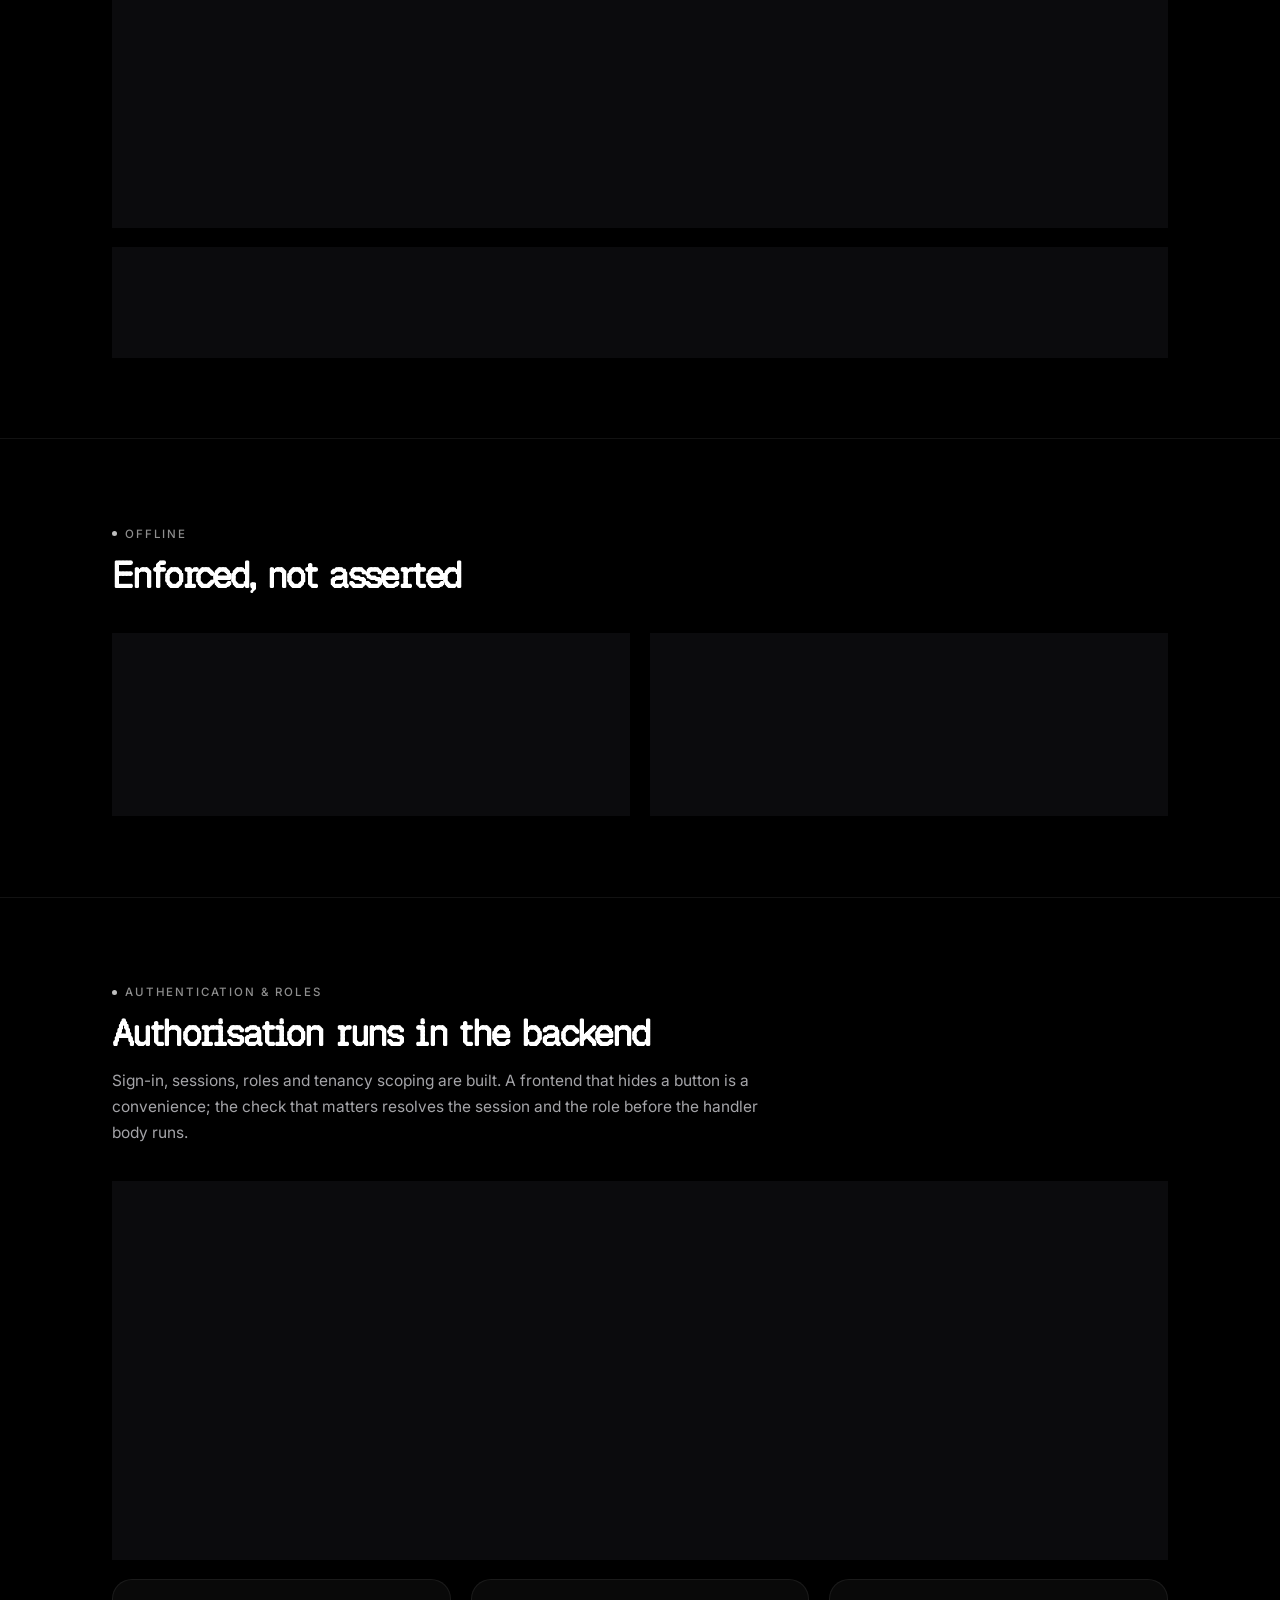
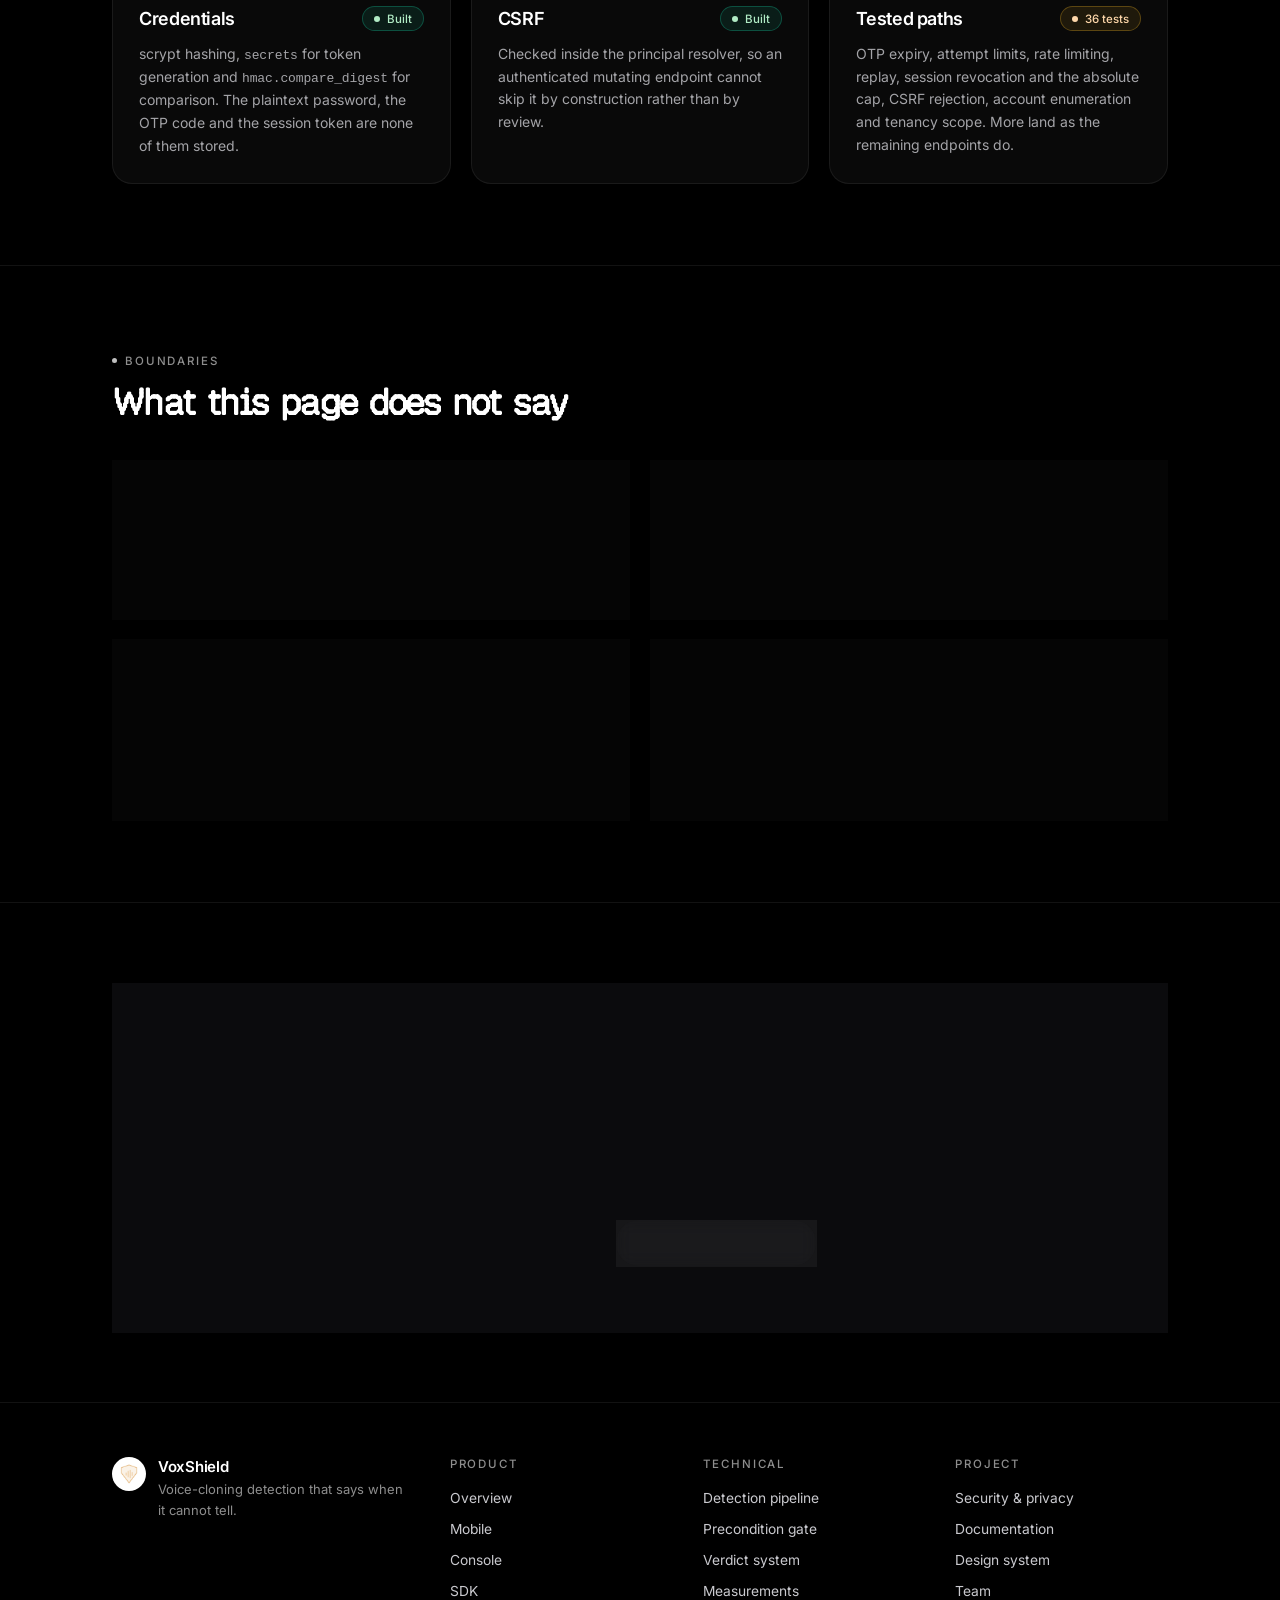
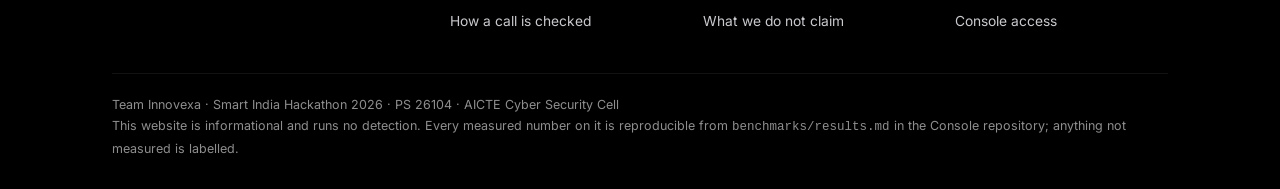
<file: security.html>
<!DOCTYPE html>
<html lang="en">
<head>
  <meta charset="UTF-8" />
  <meta name="viewport" content="width=device-width, initial-scale=1.0, viewport-fit=cover" />
  <title>Security & Privacy — VoxShield</title>
  <meta name="description" content="Offline processing, zero raw audio persisted, AES-256-GCM voiceprints, a hash-chained audit log and role-based access." />
  <meta name="theme-color" content="#000000" />
  <meta name="color-scheme" content="dark" />

  <link rel="icon" type="image/webp" href="assets/logo.webp" />

  <link rel="preconnect" href="https://fonts.googleapis.com" />
  <link rel="preconnect" href="https://fonts.gstatic.com" crossorigin />
  <link href="https://fonts.googleapis.com/css2?family=Inter:wght@400;500;600&display=swap" rel="stylesheet" />
  <link href="https://db.onlinewebfonts.com/c/8cb707a9b8a73f8a7403336b861c3074?family=BubbledotICG-FinePos" rel="stylesheet" />
  <link rel="stylesheet" href="https://cdnjs.cloudflare.com/ajax/libs/font-awesome/6.5.2/css/all.min.css" integrity="sha512-SnH5WK+bZxgPHs44uWIX+LLJAJ9/2PkPKZ5QiAj6Ta86w+fsb2TkcmfRyVX3pBnMFcV7oQPJkl9QevSCWr3W6A==" crossorigin="anonymous" referrerpolicy="no-referrer" />

  <link rel="stylesheet" href="styles.css" />
  <link rel="stylesheet" href="pages.css" />
  <script src="main.js" defer></script>
  <script src="ascii.js" defer></script>
</head>
<body>
  <a class="skip-link" href="#main">Skip to content</a>

  <!-- Shared background: one looping video behind every page -->
  <div class="bg" aria-hidden="true">
    <video class="bg-video" autoplay muted loop playsinline poster="data:image/svg+xml;utf8,<svg xmlns='http://www.w3.org/2000/svg' width='1' height='1'></svg>">
      <source src="https://d8j0ntlcm91z4.cloudfront.net/user_38xzZboKViGWJOttwIXH07lWA1P/hf_20260809_012548_ef22562c-c0ae-4816-ad9d-f8922af4e6a7.mp4" type="video/mp4" />
    </video>
  </div>
  <div class="page-bg" aria-hidden="true"></div>

  <div class="page-header">
    <header class="header">
      <a href="index.html" class="logo-btn" aria-label="VoxShield, home">
        <img src="assets/logo.webp" alt="" width="52" height="52" class="logo-img" />
      </a>

      <nav class="nav-pill" aria-label="Primary navigation">
        <ul class="nav-links">
          <li><a href="index.html" class="nav-link">Home</a></li>
          <li class="has-menu"><a href="products.html" class="nav-link">Products</a><button class="nav-trigger" type="button" aria-expanded="false" aria-label="Open Products menu"><span class="caret" aria-hidden="true"></span></button><div class="nav-menu" data-open="false"><a href="products.html#mobile">VoxShield Mobile<span>On-device Android detection</span></a><a href="products.html#console">VoxShield Console<span>Detect, decide, respond</span></a><a href="products.html#sdk">VoxShield SDK<span>Planned integration layer</span></a><a href="products.html#assistant">VoxShield Assistant<span>Grounded answers, or none</span></a></div></li>
          <li><a href="technology.html" class="nav-link">Technology</a></li>
          <li><a href="benchmarks.html" class="nav-link">Measurements</a></li>
          <li><a href="security.html" class="nav-link active" aria-current="page">Security</a></li>
          <li><a href="sih.html" class="nav-link">SIH</a></li>
          <li class="has-menu"><a href="docs.html" class="nav-link">Docs</a><button class="nav-trigger" type="button" aria-expanded="false" aria-label="Open Docs menu"><span class="caret" aria-hidden="true"></span></button><div class="nav-menu" data-open="false"><a href="docs.html#technical">Architecture & pipeline<span>Gate, fusion, verdicts</span></a><a href="docs.html#security">Security & privacy<span>Audit chain, retention</span></a><a href="docs.html#evaluation">Evaluation<span>Measurements and limits</span></a><a href="docs.html#integration">Integration<span>API contract and wire format</span></a><a href="docs.html#project">Project documents<span>PRD, TRD, SIH material</span></a></div></li>
        </ul>
      </nav>

      <a href="console.html" class="signin-btn">Console</a>

      <button class="burger-btn" id="burger-btn" type="button" aria-expanded="false" aria-controls="mobile-menu" aria-label="Toggle navigation menu">
        <span class="bar"></span>
        <span class="bar"></span>
        <span class="bar"></span>
      </button>
    </header>
  </div>

  <main id="main">
    <section class="section section--tight">
      <div class="shell">
        <div class="section-head" data-reveal>
          <p class="eyebrow">Security &amp; privacy</p>
          <h1 class="page-title">Nothing leaves.<br />Nothing is kept.</h1>
          <p class="lead">
            VoxShield analyses the most sensitive audio a person has &mdash; their phone calls. The
            architecture is built so that the honest answer to &ldquo;where did my voice go?&rdquo; is
            &ldquo;nowhere&rdquo;, and so that answer is verifiable rather than promised.
          </p>
          <div class="actions">
            <a class="btn btn--primary" href="technology.html#audit">The audit chain</a>
            <a class="btn btn--ghost" href="docs.html#security">Security documents</a>
          </div>
        </div>
      </div>
    </section>

    <section class="section" id="architecture" aria-labelledby="arch-title">
      <div class="shell">
        <div class="section-head" data-reveal>
          <p class="eyebrow">Architecture</p>
          <h2 class="section-title" id="arch-title">Seven properties, in order</h2>
        </div>

        <div class="flow" data-reveal>
          <div class="flow__node"><span class="flow__tag">01</span><span class="flow__name">Offline processing</span><p class="flow__note">One laptop, loopback bind, no runtime cloud dependency.</p></div>
          <div class="flow__node"><span class="flow__tag">02</span><span class="flow__name">Zero outbound calls</span><p class="flow__note">One in the whole codebase, at install time only.</p></div>
          <div class="flow__node"><span class="flow__tag">03</span><span class="flow__name">Memory-only audio</span><p class="flow__note">The window is analysed and discarded. 0 bytes persisted.</p></div>
          <div class="flow__node"><span class="flow__tag">04</span><span class="flow__name">Encrypted voiceprints</span><p class="flow__note">AES-256-GCM, 192 floats, never returned by any API.</p></div>
          <div class="flow__node"><span class="flow__tag">05</span><span class="flow__name">Hash-chained audit</span><p class="flow__note">SHA-256; verification names the first broken entry.</p></div>
          <div class="flow__node"><span class="flow__tag">06</span><span class="flow__name">Role-based access</span><p class="flow__note">Checked in a FastAPI dependency, before the handler runs.</p></div>
          <div class="flow__node"><span class="flow__tag">07</span><span class="flow__name">Enterprise isolation</span><p class="flow__note">Every tenant query takes the enterprise id first.</p></div>
        </div>
      </div>
    </section>

    <section class="section" id="privacy" aria-labelledby="priv-title">
      <div class="shell">
        <div class="section-head" data-reveal>
          <p class="eyebrow">Privacy posture</p>
          <h2 class="section-title" id="priv-title">The specific promises</h2>
          <p class="sub">Each row is a property of the implementation, not an intention.</p>
        </div>

        <div class="table-wrap" data-reveal>
          <table class="data">
            <thead><tr><th scope="col">Claim</th><th scope="col">Detail</th></tr></thead>
            <tbody>
              <tr><td><strong>Raw audio persisted</strong></td><td><span class="cell-safe">Never</span> &mdash; not to the database, not to a log, not to a temp file that survives the request.</td></tr>
              <tr><td><strong>Transcription</strong></td><td>None. There is no ASR, so no new class of personal data is created.</td></tr>
              <tr><td><strong>Voiceprints</strong></td><td>AES-256-GCM at rest, 192 floats, never returned by any API.</td></tr>
              <tr><td><strong>Erasure</strong></td><td>Cryptographic destruction &mdash; ciphertext, nonce and tag overwritten in the same transaction.</td></tr>
              <tr><td><strong>Carrier numbers</strong></td><td>Never stored in full. Last four digits only.</td></tr>
              <tr><td><strong>Uploads</strong></td><td>Extension <em>and</em> magic bytes checked, 50 MB cap, deleted in a <span class="mono">finally</span> block.</td></tr>
              <tr><td><strong>Retention</strong></td><td>Verdicts 30 days, calls 90 days.</td></tr>
              <tr><td><strong>SQL</strong></td><td>No ORM and no f-string SQL &mdash; parameter binding only.</td></tr>
              <tr><td><strong>Forbidden in code</strong></td><td><span class="mono">eval</span>, unpickling untrusted data, shell interpolation of user input.</td></tr>
            </tbody>
          </table>
        </div>

        <div class="notice notice--key" data-reveal style="margin-top: 20px;">
          <span class="notice__icon" aria-hidden="true">!</span>
          <p>
            <strong>A voice embedding that identifies a person is personal data.</strong> Under India's DPDP
            Act it is not &ldquo;anonymised features&rdquo;, and VoxShield never describes it that way. The
            DPDP rules were notified on 14 November 2025, and the maximum penalty for a failure of security
            safeguards is &#8377;250 crore &mdash; which is the clause the encryption requirement exists for.
          </p>
        </div>
      </div>
    </section>

    <section class="section" id="offline" aria-labelledby="off-title">
      <div class="shell">
        <div class="section-head" data-reveal>
          <p class="eyebrow">Offline</p>
          <h2 class="section-title" id="off-title">Enforced, not asserted</h2>
        </div>

        <div class="grid grid--2">
          <article class="card" data-reveal>
            <div class="card__head"><h3 class="card__title">One outbound call, at install time</h3><span class="badge badge--implemented">Implemented</span></div>
            <p class="card__desc">
              The only outbound network call in the codebase downloads model weights in
              <span class="mono">scripts/download_models.py</span>. A test asserts it. Pull the network
              during a demo and the product behaves identically.
            </p>
          </article>
          <article class="card" data-reveal style="--d: 0.06s;">
            <div class="card__head"><h3 class="card__title">The library that phones home</h3><span class="badge badge--implemented">Handled</span></div>
            <p class="card__desc">
              ECAPA is constructed directly rather than through <span class="mono">from_hparams</span>,
              because the published <span class="mono">hyperparams.yaml</span> resolves pretrainer paths
              against Hugging Face <em>at load time</em>. The downloaded file is left unmodified so its hash
              still matches upstream.
            </p>
          </article>
        </div>
      </div>
    </section>

    <section class="section" id="access" aria-labelledby="acc-title">
      <div class="shell">
        <div class="section-head" data-reveal>
          <p class="eyebrow">Authentication &amp; roles</p>
          <h2 class="section-title" id="acc-title">Authorisation runs in the backend</h2>
          <p class="sub">
            Sign-in, sessions, roles and tenancy scoping are built. A frontend that hides a button is a
            convenience; the check that matters resolves the session and the role before the handler body
            runs.
          </p>
        </div>

        <div class="table-wrap" data-reveal>
          <table class="data">
            <thead>
              <tr><th scope="col">Capability</th><th scope="col">Platform admin</th><th scope="col">Enterprise admin</th><th scope="col">Security</th><th scope="col">Bank</th><th scope="col">Agent</th></tr>
            </thead>
            <tbody>
              <tr><td>Manage enterprises</td><td class="cell-safe">Yes</td><td>&mdash;</td><td>&mdash;</td><td>&mdash;</td><td>&mdash;</td></tr>
              <tr><td>Manage employees &amp; roles</td><td class="cell-safe">Yes</td><td class="cell-safe">Own</td><td>&mdash;</td><td>&mdash;</td><td>&mdash;</td></tr>
              <tr><td>View calls &amp; risk events</td><td class="cell-safe">Yes</td><td class="cell-safe">Yes</td><td class="cell-safe">Yes</td><td class="cell-safe">Yes</td><td>Own calls</td></tr>
              <tr><td>Assign incidents</td><td class="cell-safe">Yes</td><td class="cell-safe">Yes</td><td class="cell-safe">Yes</td><td>View only</td><td>&mdash;</td></tr>
              <tr><td>Approve a mitigation</td><td class="cell-safe">Yes</td><td class="cell-safe">Yes</td><td class="cell-safe">Yes</td><td>Bank actions</td><td>&mdash;</td></tr>
              <tr><td>View the audit log</td><td class="cell-safe">Yes</td><td class="cell-safe">Yes</td><td class="cell-safe">Yes</td><td>&mdash;</td><td>&mdash;</td></tr>
              <tr><td><strong>Read a voiceprint embedding</strong></td><td colspan="5" class="cell-bad"><strong>Nobody &mdash; no API returns one</strong></td></tr>
            </tbody>
          </table>
        </div>

        <div class="grid grid--3" style="margin-top: 20px;">
          <article class="card card--flat" data-reveal>
            <div class="card__head"><h3 class="card__title">Credentials</h3><span class="badge badge--implemented">Built</span></div>
            <p class="card__desc">
              scrypt hashing, <span class="mono">secrets</span> for token generation and
              <span class="mono">hmac.compare_digest</span> for comparison. The plaintext password, the OTP
              code and the session token are none of them stored.
            </p>
          </article>
          <article class="card card--flat" data-reveal style="--d: 0.06s;">
            <div class="card__head"><h3 class="card__title">CSRF</h3><span class="badge badge--implemented">Built</span></div>
            <p class="card__desc">
              Checked inside the principal resolver, so an authenticated mutating endpoint cannot skip it
              by construction rather than by review.
            </p>
          </article>
          <article class="card card--flat" data-reveal style="--d: 0.12s;">
            <div class="card__head"><h3 class="card__title">Tested paths</h3><span class="badge badge--wip">36 tests</span></div>
            <p class="card__desc">
              OTP expiry, attempt limits, rate limiting, replay, session revocation and the absolute cap,
              CSRF rejection, account enumeration and tenancy scope. More land as the remaining endpoints do.
            </p>
          </article>
        </div>
      </div>
    </section>

    <section class="section" id="not-claimed" aria-labelledby="nc-title">
      <div class="shell">
        <div class="section-head" data-reveal>
          <p class="eyebrow">Boundaries</p>
          <h2 class="section-title" id="nc-title">What this page does not say</h2>
        </div>

        <div class="grid grid--2" data-reveal>
          <article class="card card--muted">
            <div class="card__head"><h3 class="card__title">No security certification</h3><span class="badge badge--limit">Not claimed</span></div>
            <p class="card__desc">
              VoxShield holds no ISO, SOC 2 or comparable certification, and no audit by a third party has
              taken place. The properties above are implementation facts, not accreditation.
            </p>
          </article>
          <article class="card card--muted">
            <div class="card__head"><h3 class="card__title">No blockchain</h3><span class="badge badge--limit">Not claimed</span></div>
            <p class="card__desc">
              The audit log is a SHA-256 hash chain in SQLite. It is tamper-<em>evident</em>, which is a
              different and smaller claim than tamper-proof, and it is never called a blockchain.
            </p>
          </article>
          <article class="card card--muted">
            <div class="card__head"><h3 class="card__title">No bank or carrier integration</h3><span class="badge badge--planned">Not built</span></div>
            <p class="card__desc">
              Nothing in VoxShield has ever blocked a real transaction or attached to a live carrier
              account. Where mitigation is demonstrated it is labelled as simulated.
            </p>
          </article>
          <article class="card card--muted">
            <div class="card__head"><h3 class="card__title">Email delivery is off</h3><span class="badge badge--wip">Opt-in</span></div>
            <p class="card__desc">
              Alerts are written to an outbox table and displayed in the Console. SMTP is off by default and
              would be the single runtime outbound socket if a deployment enabled it &mdash; the health
              endpoint reports which mode is live.
            </p>
          </article>
        </div>
      </div>
    </section>

    <section class="section" aria-labelledby="cta-title">
      <div class="shell">
        <div class="cta-band" data-reveal>
          <p class="eyebrow">Verify it</p>
          <h2 class="section-title" id="cta-title">Run the audit check yourself</h2>
          <p class="sub">
            The Console exposes audit verification in its Settings view, and the repository ships the tests
            that cover the corruption paths.
          </p>
          <div class="actions">
            <a class="btn btn--primary" href="console.html">Console tour</a>
            <a class="btn btn--ghost" href="benchmarks.html#engineering">Engineering numbers</a>
          </div>
        </div>
      </div>
    </section>
  </main>

  <footer class="site-foot">
    <div class="shell">
      <div class="foot-grid">
        <div class="foot-brand">
          <img src="assets/logo.webp" alt="" width="34" height="34" />
          <div>
            <p class="foot-name">VoxShield</p>
            <p class="foot-tag">Voice-cloning detection that says when it cannot tell.</p>
          </div>
        </div>
        <div class="foot-col"><h3>Product</h3><a href="products.html">Overview</a><a href="products.html#mobile">Mobile</a><a href="console.html">Console</a><a href="products.html#sdk">SDK</a><a href="workflow.html">How a call is checked</a></div>
        <div class="foot-col"><h3>Technical</h3><a href="technology.html">Detection pipeline</a><a href="technology.html#gate">Precondition gate</a><a href="technology.html#verdicts">Verdict system</a><a href="benchmarks.html">Measurements</a><a href="benchmarks.html#limitations">What we do not claim</a></div>
        <div class="foot-col"><h3>Project</h3><a href="security.html">Security & privacy</a><a href="docs.html">Documentation</a><a href="components.html">Design system</a><a href="contact.html">Team</a><a href="console.html#access">Console access</a></div>
      </div>
      <p class="foot-legal">
        Team Innovexa &middot; Smart India Hackathon 2026 &middot; PS 26104 &middot; AICTE Cyber Security Cell<br />
        This website is informational and runs no detection. Every measured number on it is reproducible from
        <code>benchmarks/results.md</code> in the Console repository; anything not measured is labelled.
      </p>
    </div>
  </footer>

  <div class="mobile-overlay" id="mobile-overlay" aria-hidden="true"></div>
  <div class="mobile-sheet" id="mobile-menu" aria-hidden="true" hidden>
    <nav class="mobile-nav" aria-label="Mobile navigation">
        <a href="index.html" class="mobile-link" style="--i: 1;">Home</a>
        <a href="products.html" class="mobile-link" style="--i: 2;">Products</a>
        <div class="mobile-group"><h3>Products</h3><a href="products.html#mobile" class="mobile-link" style="--i: 3;">VoxShield Mobile</a><a href="products.html#console" class="mobile-link" style="--i: 4;">VoxShield Console</a><a href="products.html#sdk" class="mobile-link" style="--i: 5;">VoxShield SDK</a><a href="products.html#assistant" class="mobile-link" style="--i: 6;">VoxShield Assistant</a></div>
        <a href="technology.html" class="mobile-link" style="--i: 7;">Technology</a>
        <a href="benchmarks.html" class="mobile-link" style="--i: 8;">Measurements</a>
        <a href="security.html" class="mobile-link active" style="--i: 9;">Security</a>
        <a href="sih.html" class="mobile-link" style="--i: 10;">SIH</a>
        <a href="docs.html" class="mobile-link" style="--i: 11;">Docs</a>
        <div class="mobile-group"><h3>Docs</h3><a href="docs.html#technical" class="mobile-link" style="--i: 12;">Architecture & pipeline</a><a href="docs.html#security" class="mobile-link" style="--i: 13;">Security & privacy</a><a href="docs.html#evaluation" class="mobile-link" style="--i: 14;">Evaluation</a><a href="docs.html#integration" class="mobile-link" style="--i: 15;">Integration</a><a href="docs.html#project" class="mobile-link" style="--i: 16;">Project documents</a></div>
        <a href="console.html" class="mobile-signin" style="--i: 17;">Open Console</a>
    </nav>
  </div>
</body>
</html>
</file>
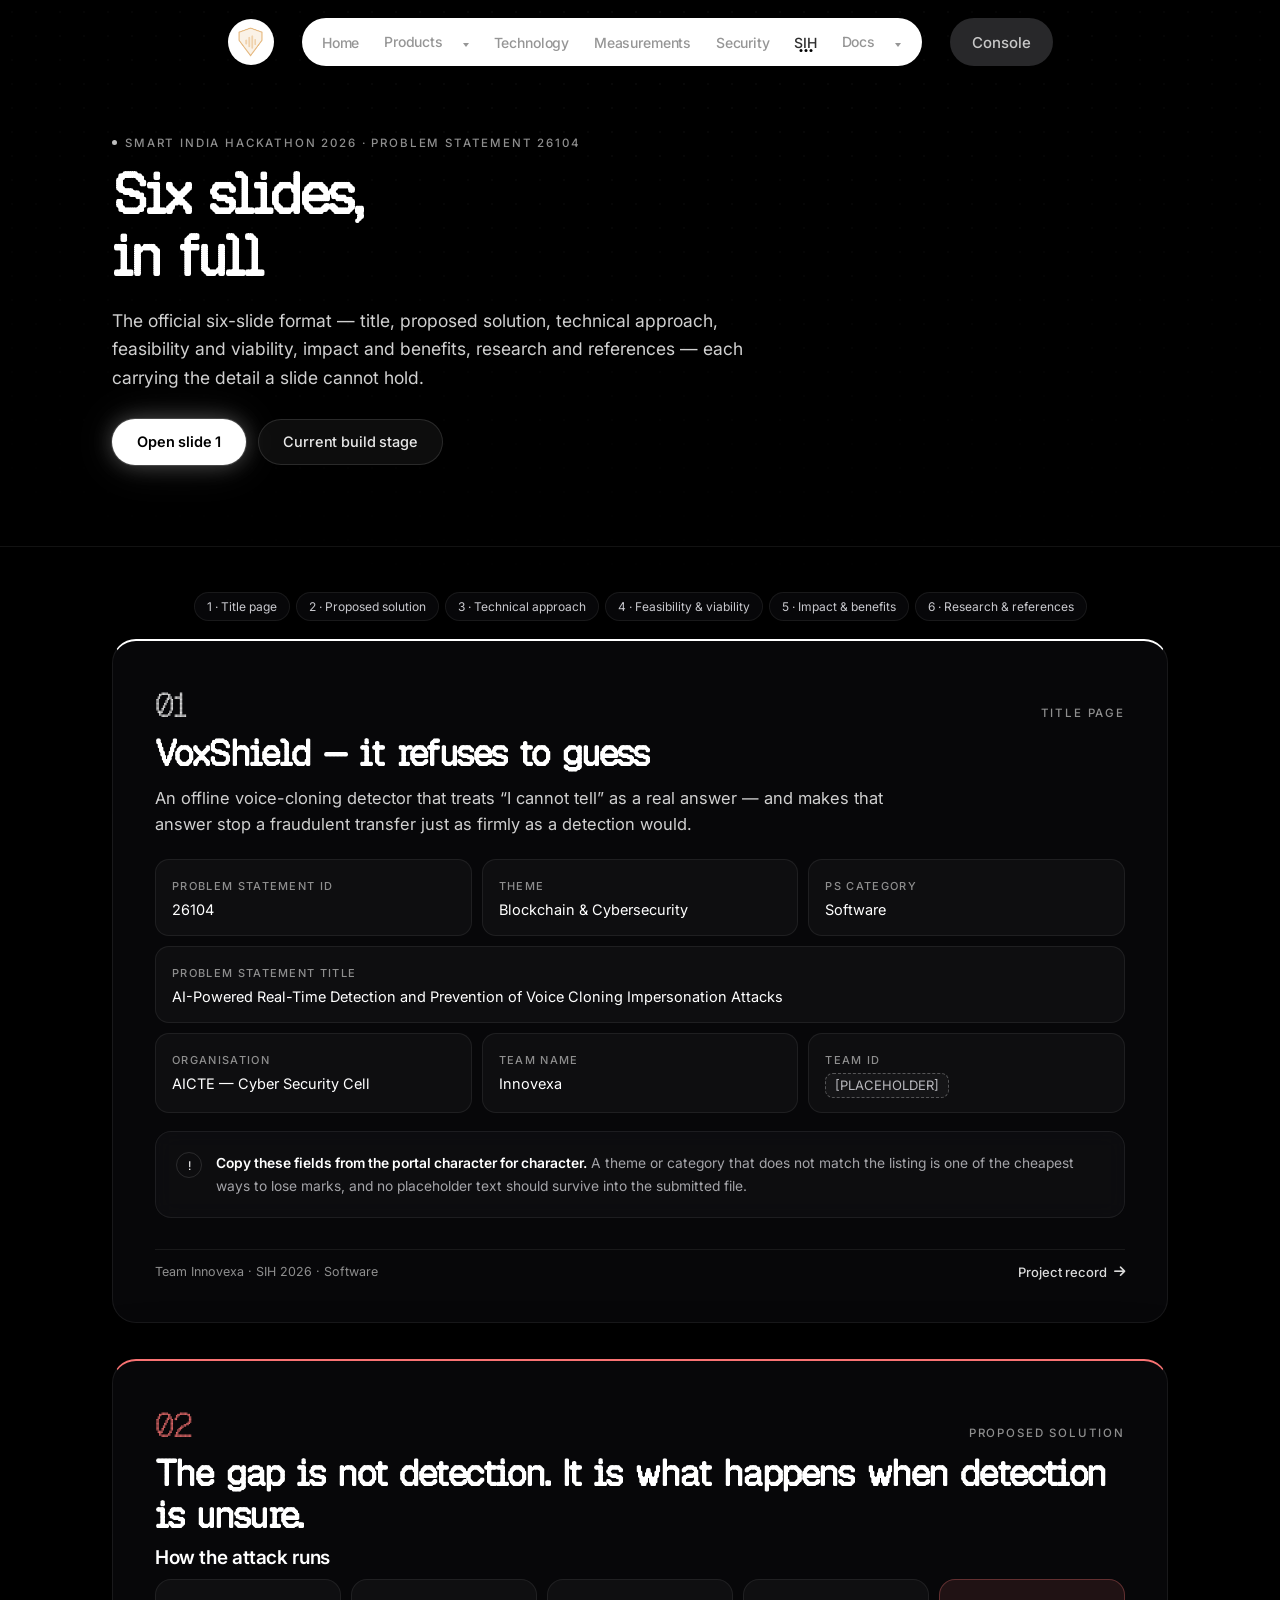
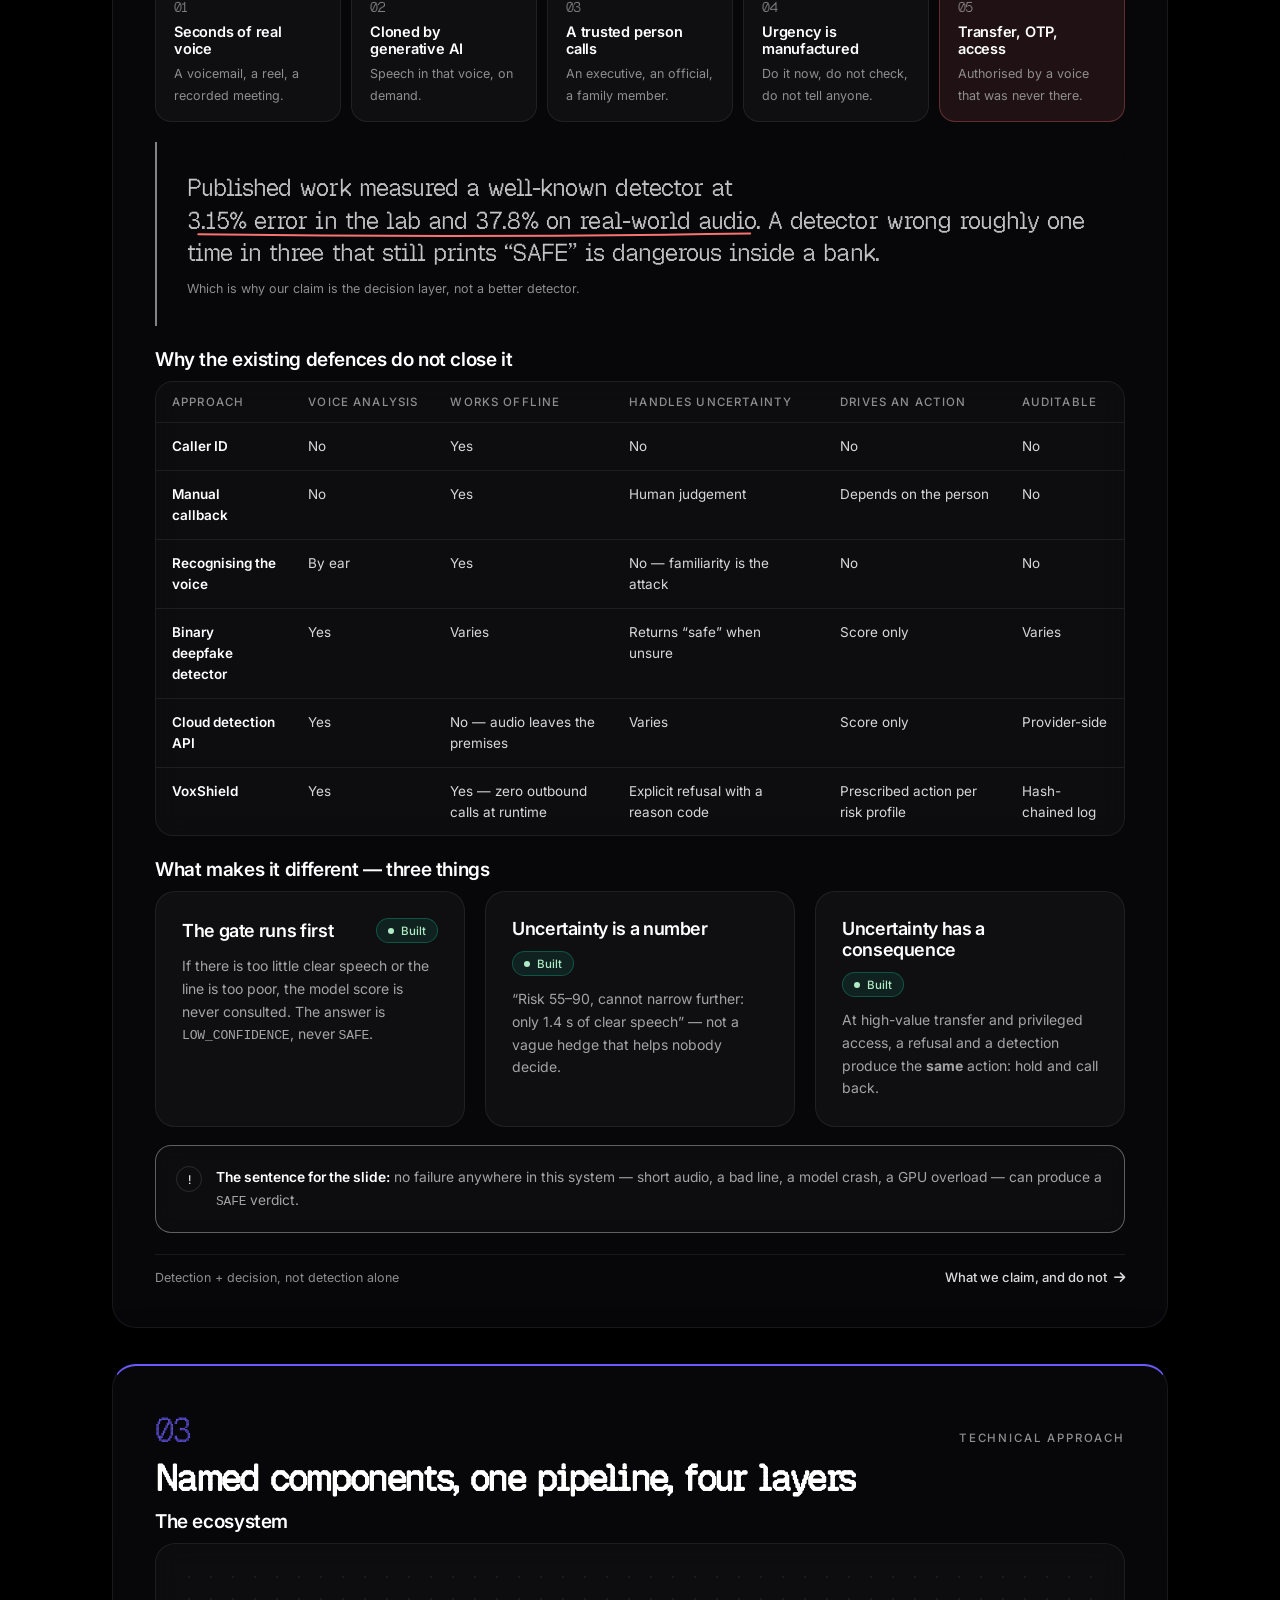
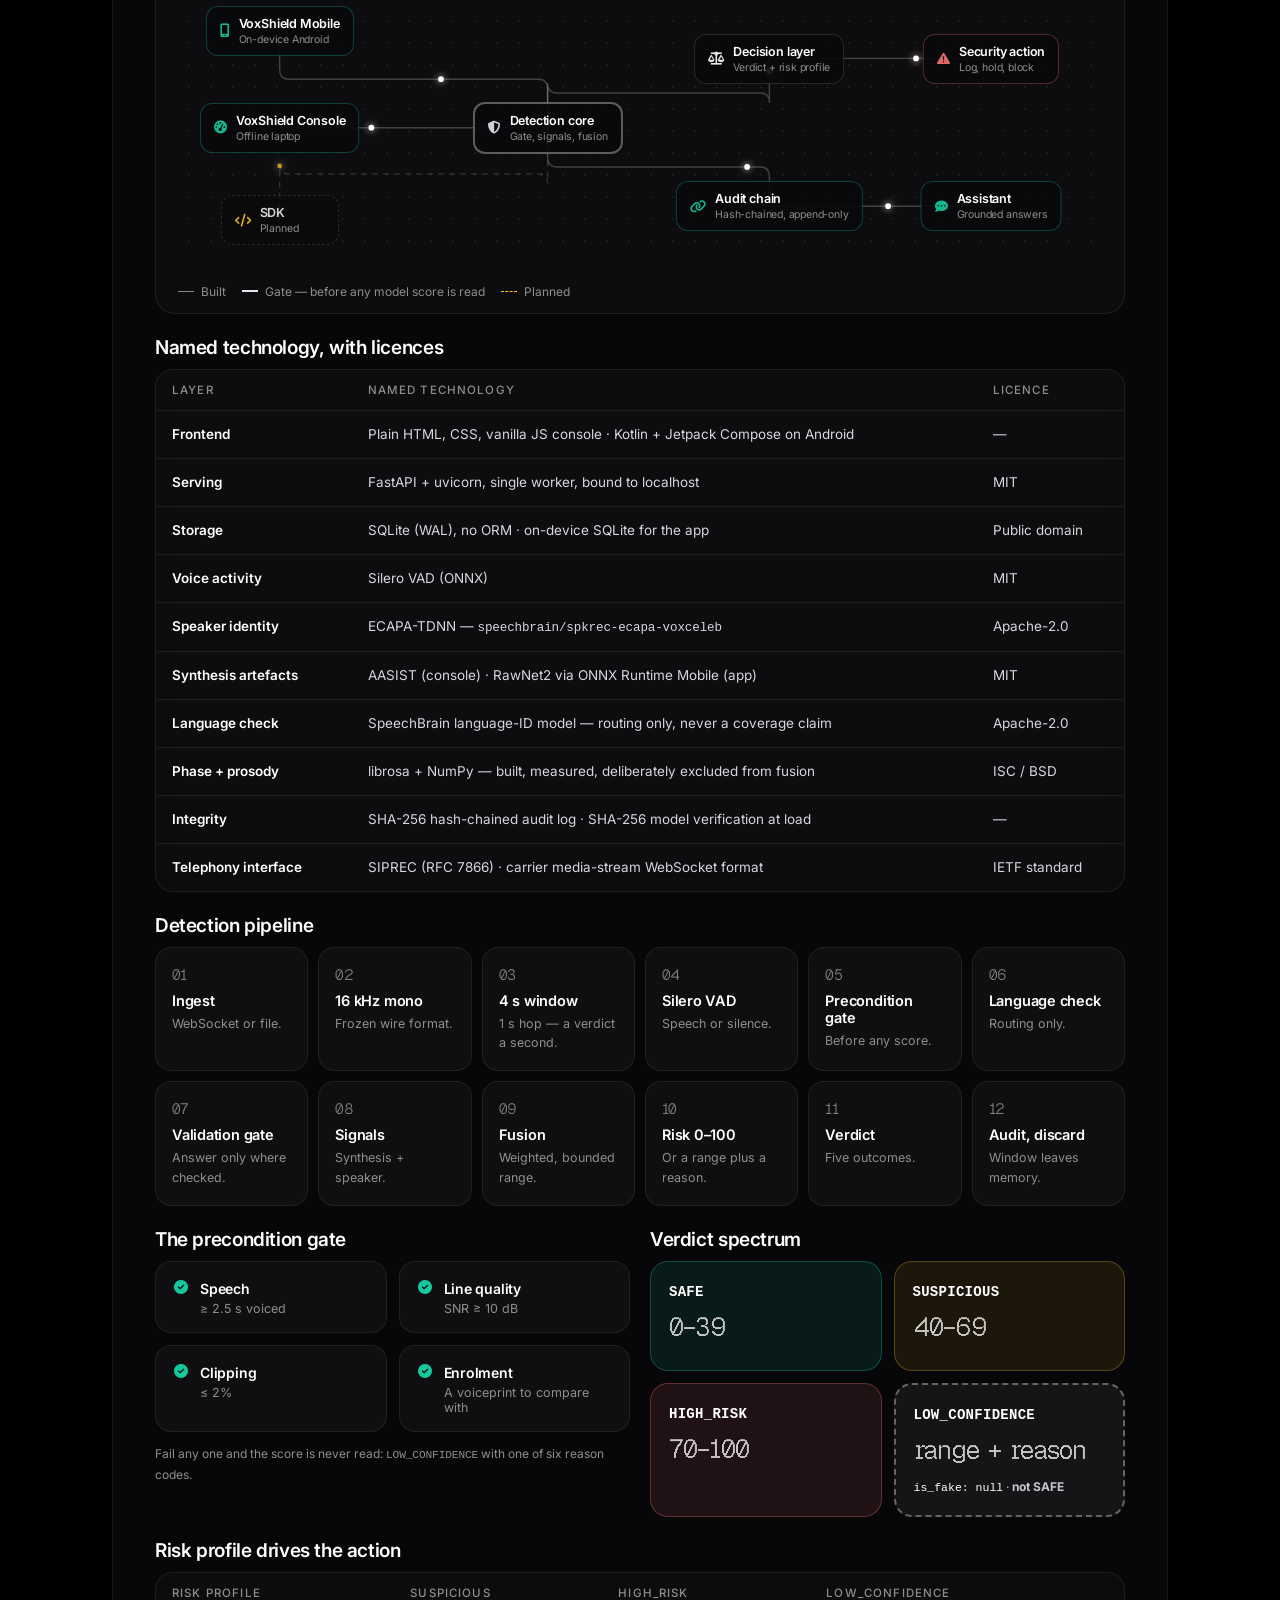
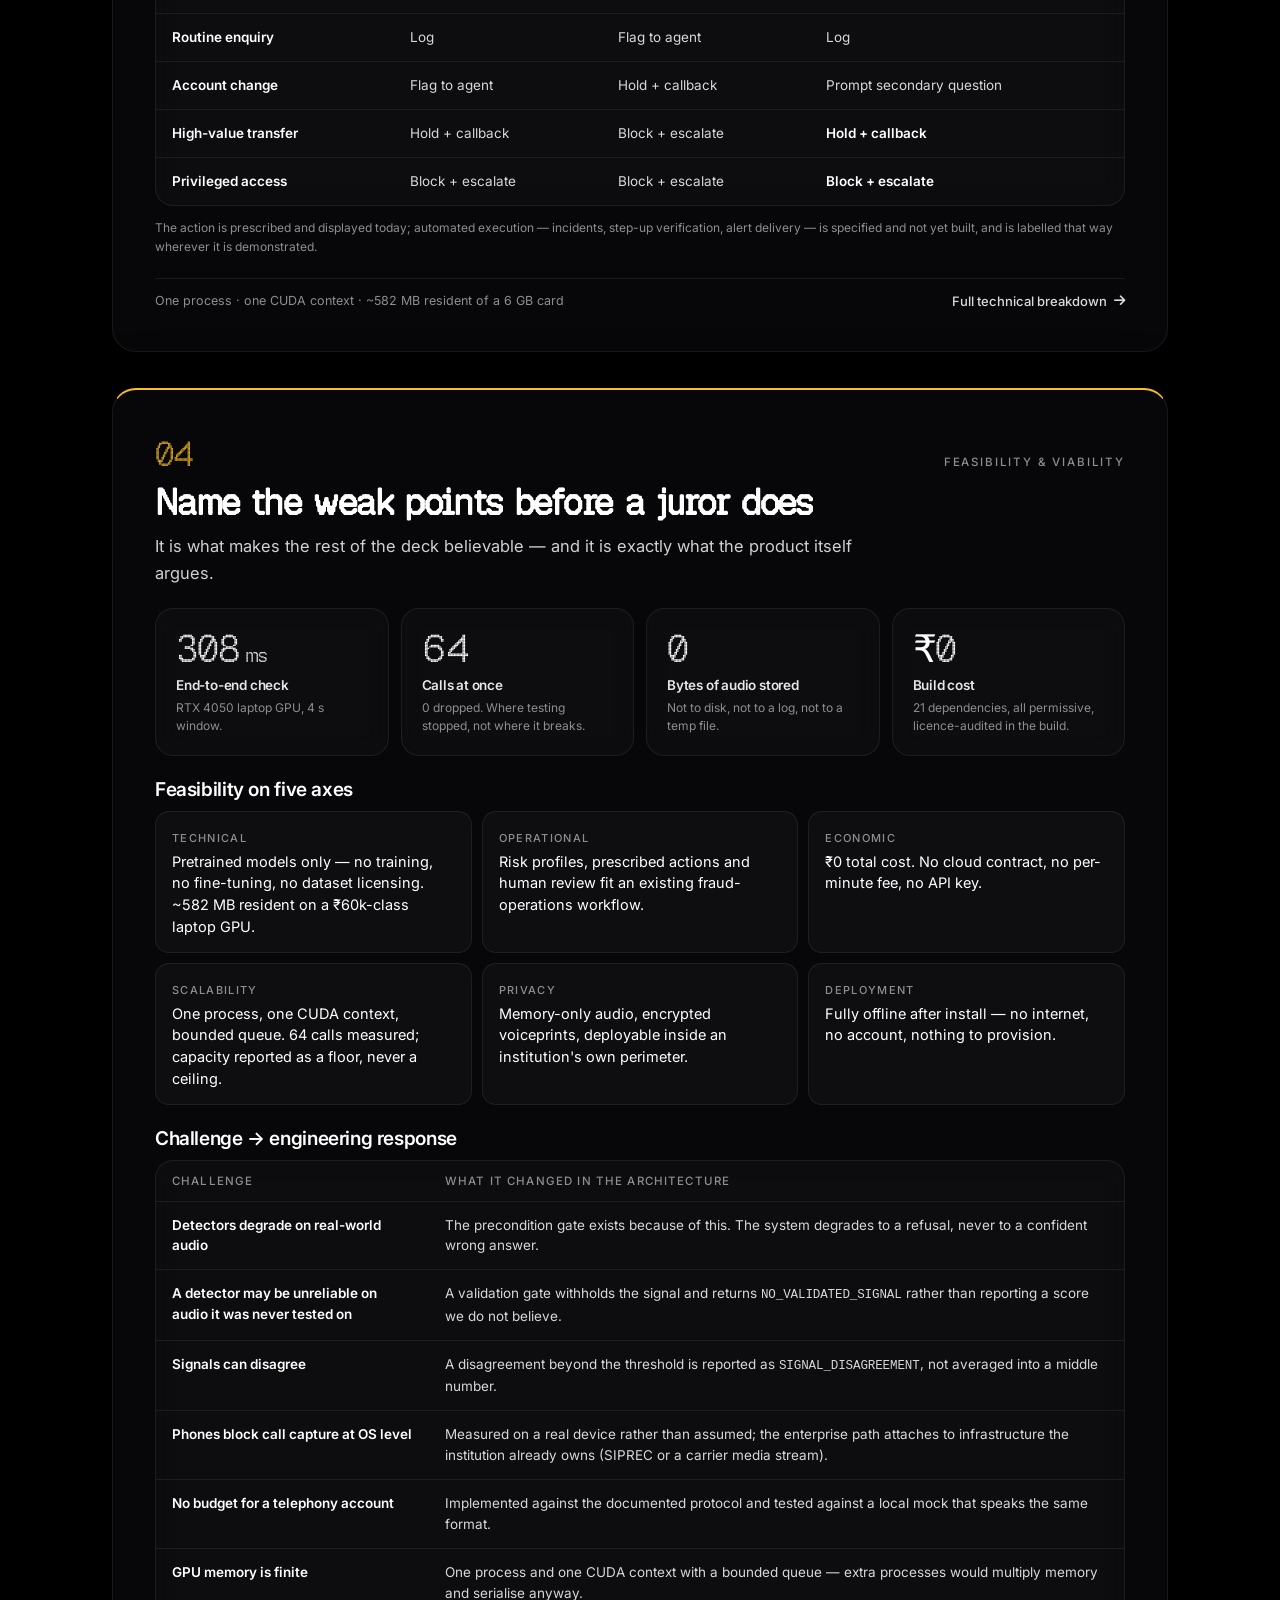
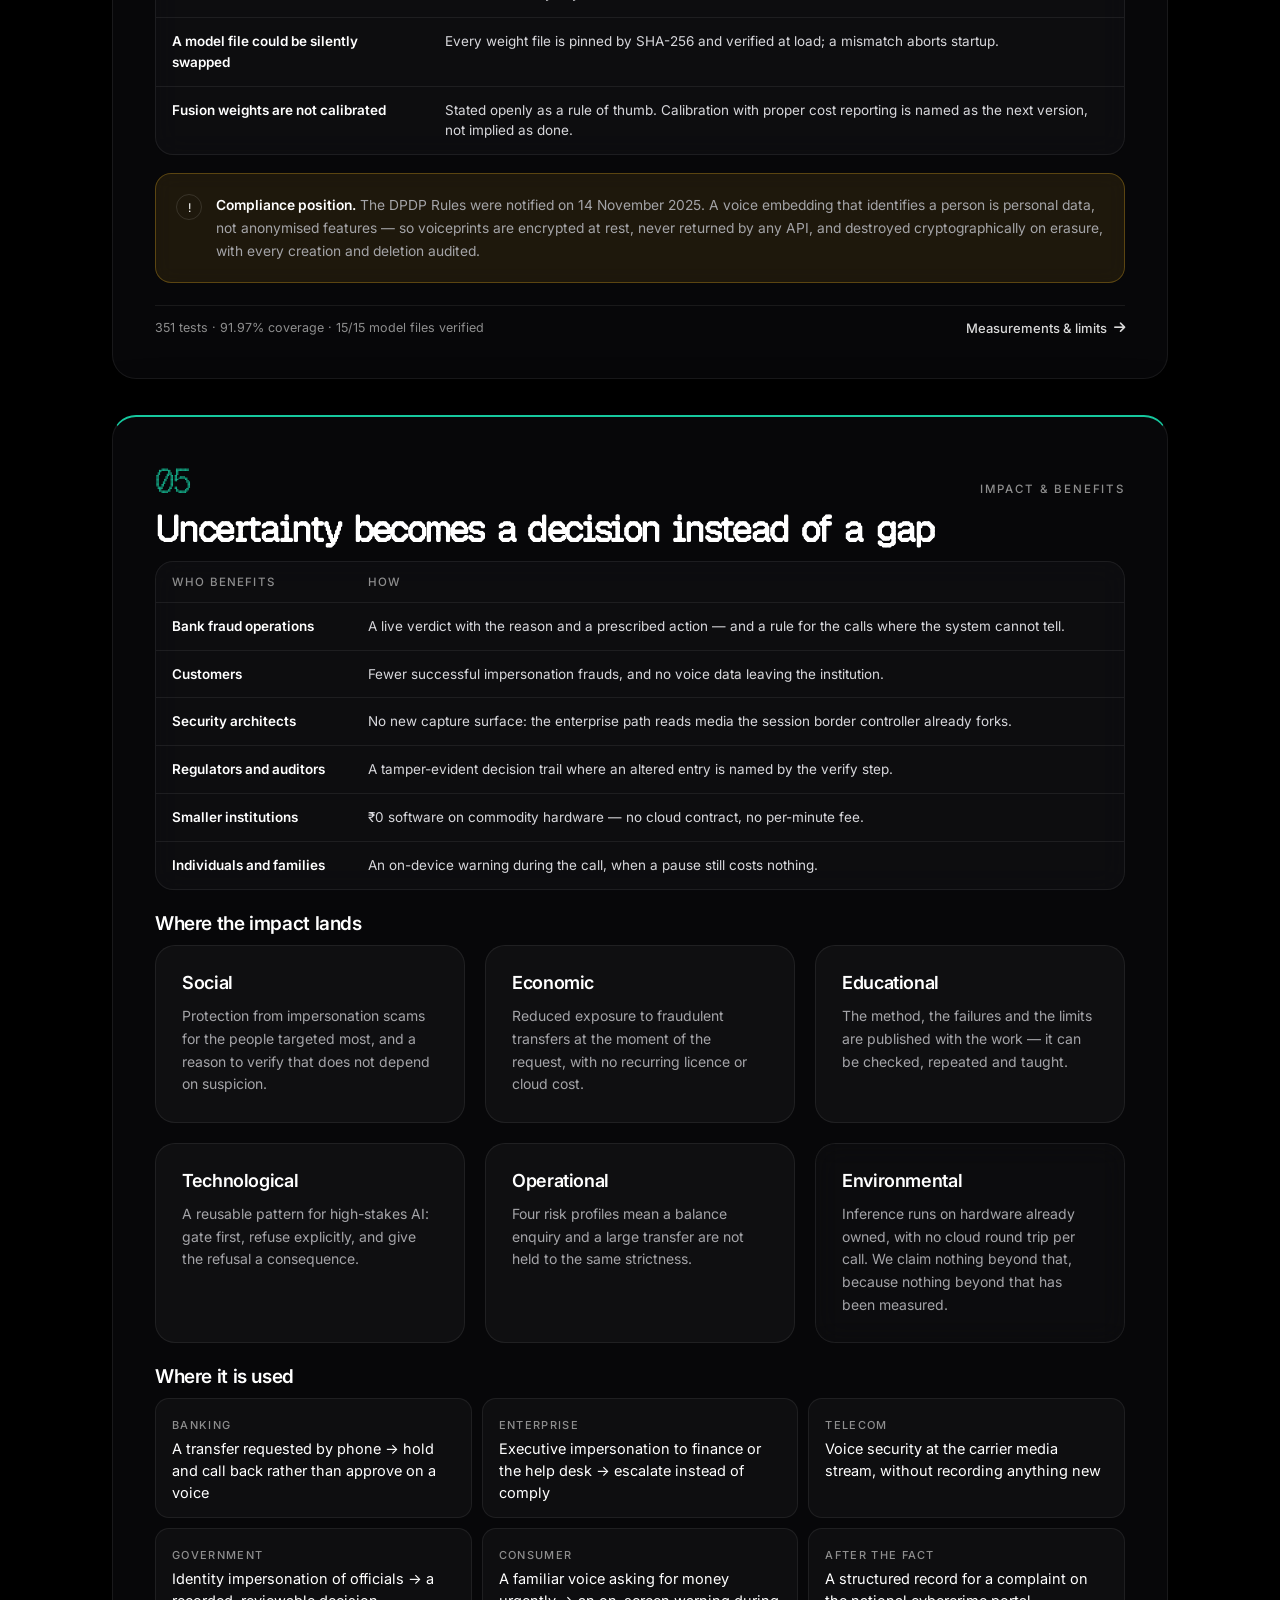
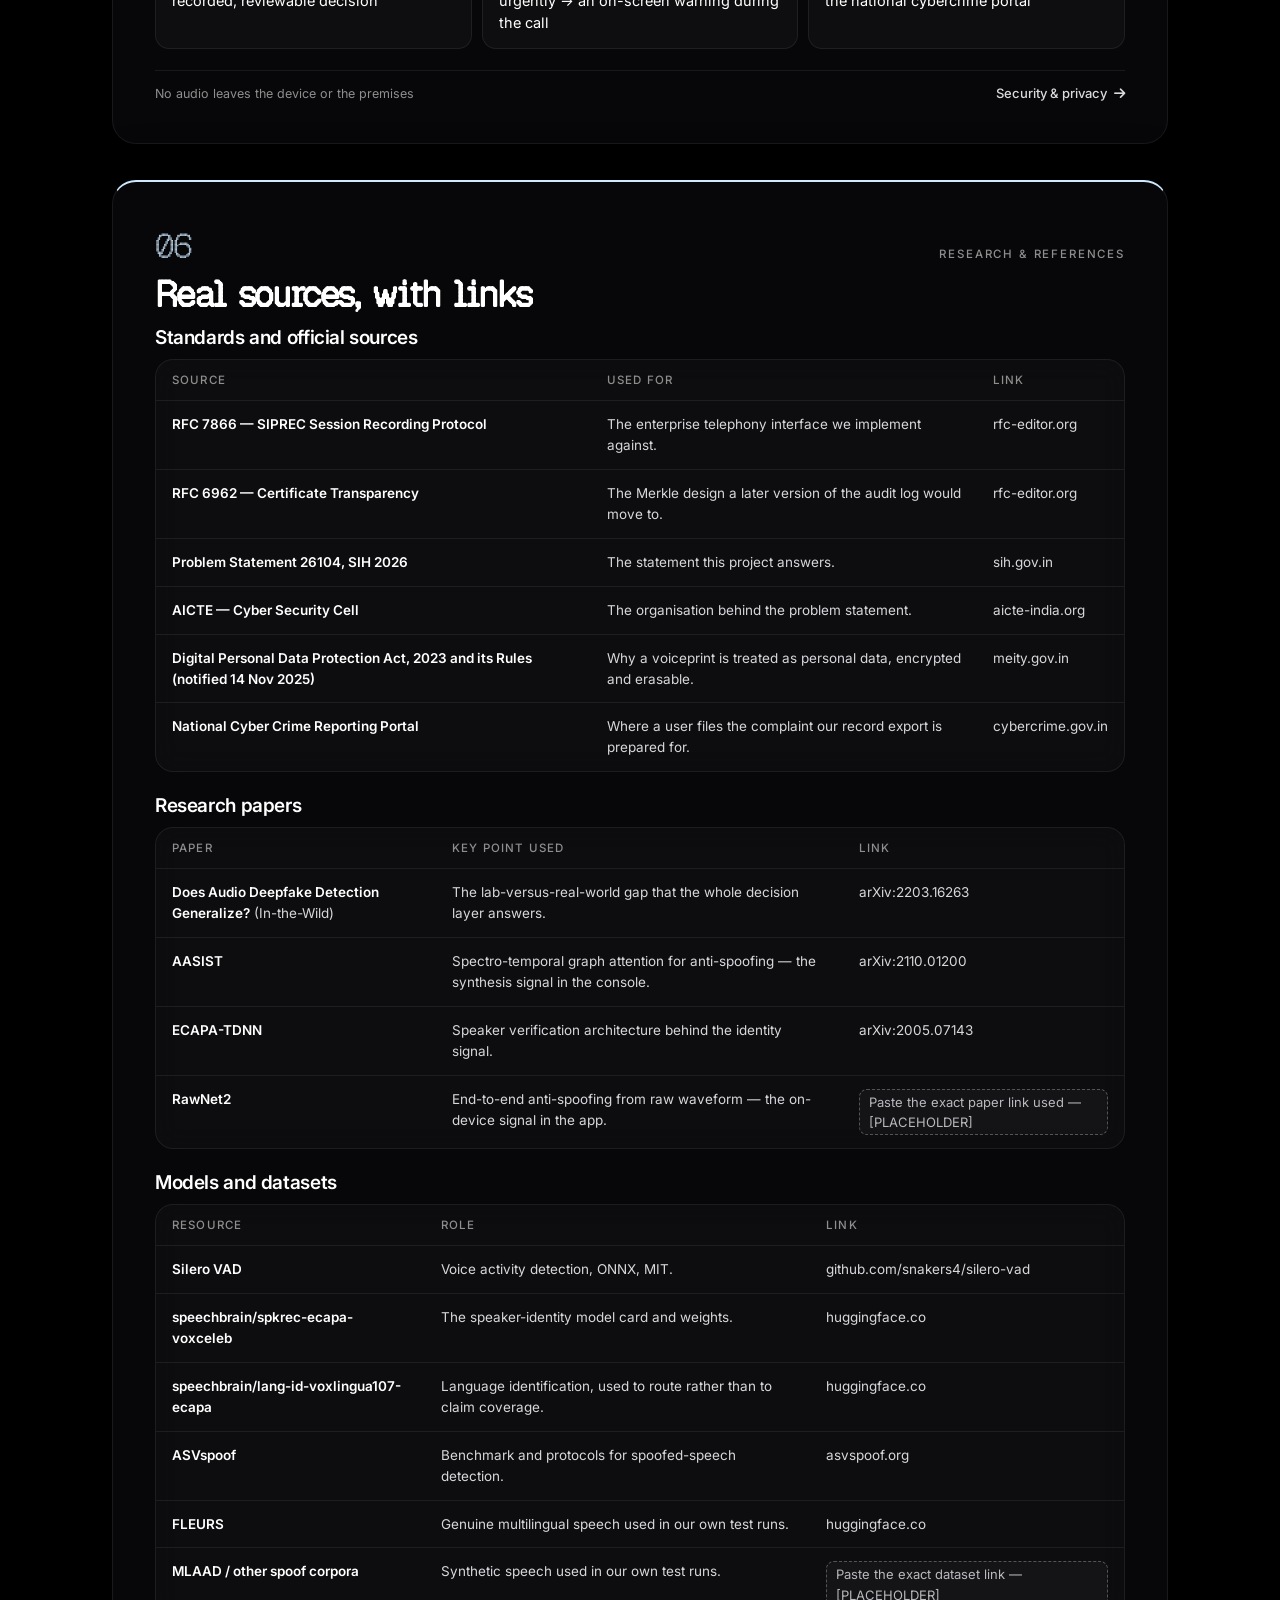
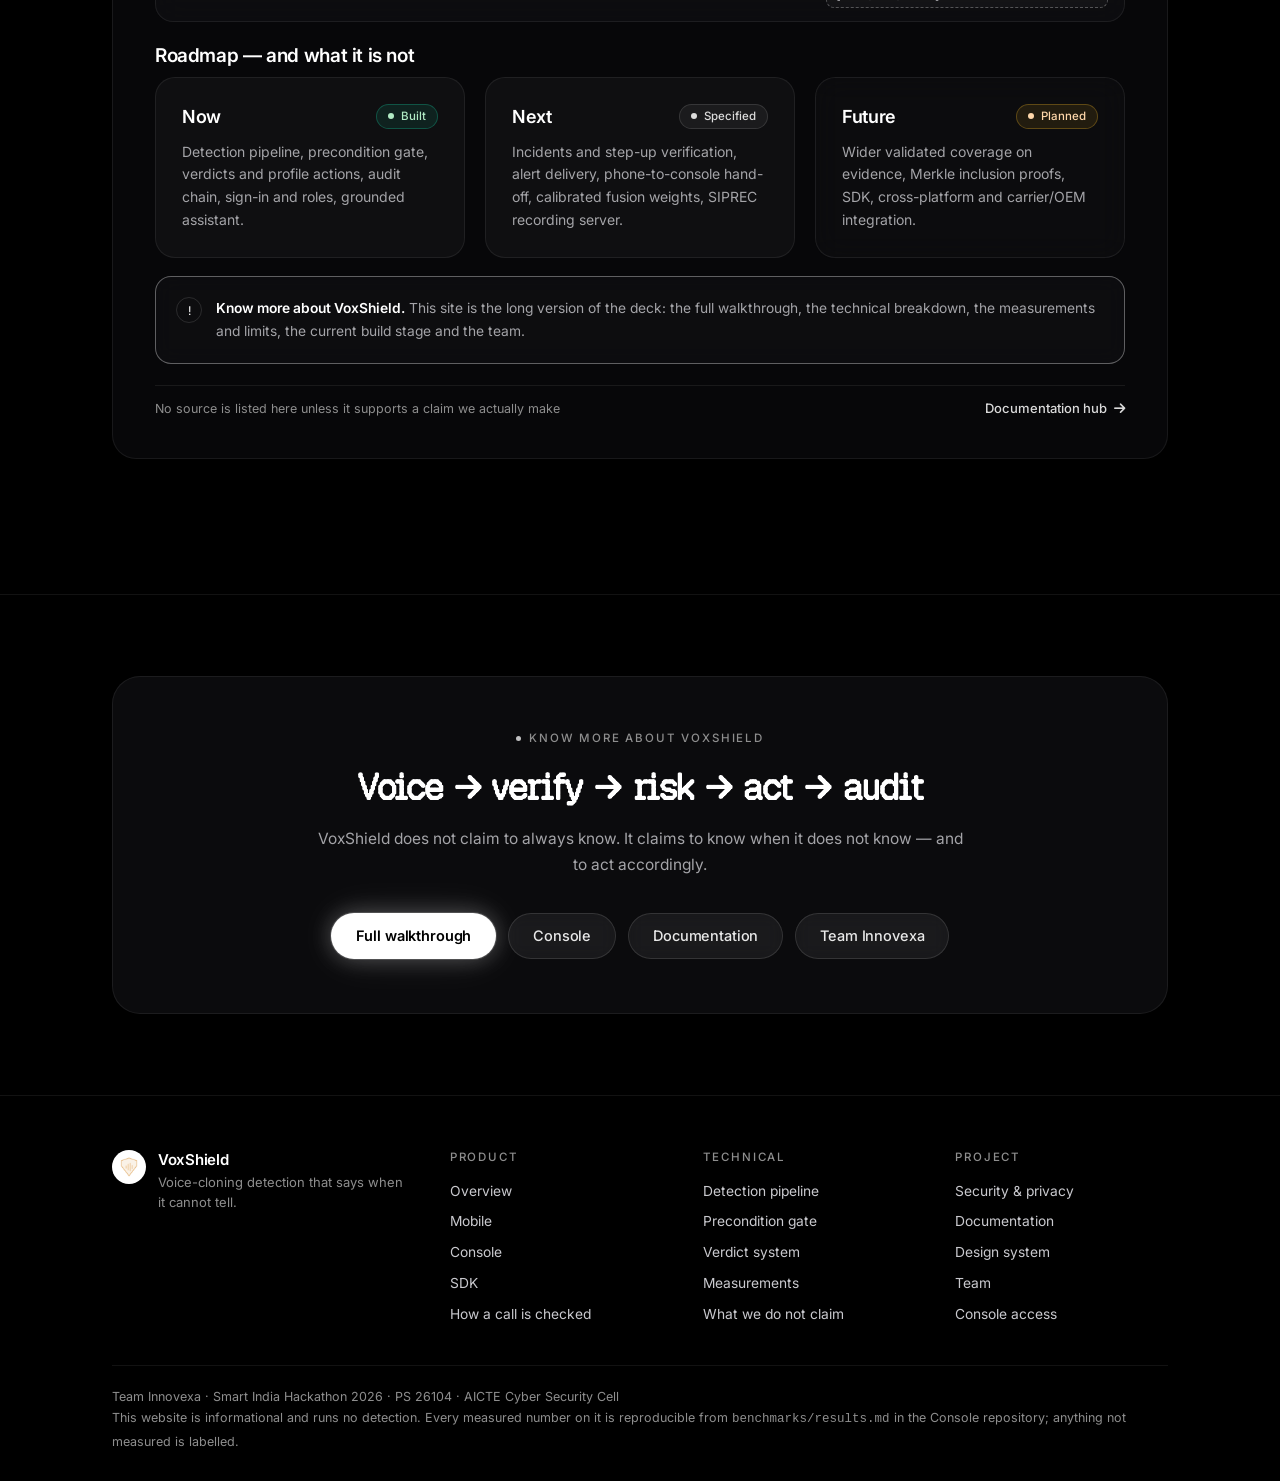
<file: sih.html>
<!DOCTYPE html>
<html lang="en">
<head>
  <meta charset="UTF-8" />
  <meta name="viewport" content="width=device-width, initial-scale=1.0, viewport-fit=cover" />
  <title>SIH 2026 · PS 26104 — VoxShield | Team Innovexa</title>
  <meta name="description" content="Smart India Hackathon 2026, Problem Statement 26104: AI-Powered Real-Time Detection and Prevention of Voice Cloning Impersonation Attacks. Theme: Blockchain & Cybersecurity. Category: Software. Team Innovexa — proposed solution, technical approach, feasibility and viability, impact and benefits, research and references." />
  <meta name="theme-color" content="#000000" />
  <meta name="color-scheme" content="dark" />

  <link rel="icon" type="image/webp" href="assets/logo.webp" />

  <link rel="preconnect" href="https://fonts.googleapis.com" />
  <link rel="preconnect" href="https://fonts.gstatic.com" crossorigin />
  <link href="https://fonts.googleapis.com/css2?family=Inter:wght@400;500;600&display=swap" rel="stylesheet" />
  <link href="https://db.onlinewebfonts.com/c/8cb707a9b8a73f8a7403336b861c3074?family=BubbledotICG-FinePos" rel="stylesheet" />
  <link rel="stylesheet" href="https://cdnjs.cloudflare.com/ajax/libs/font-awesome/6.5.2/css/all.min.css" integrity="sha512-SnH5WK+bZxgPHs44uWIX+LLJAJ9/2PkPKZ5QiAj6Ta86w+fsb2TkcmfRyVX3pBnMFcV7oQPJkl9QevSCWr3W6A==" crossorigin="anonymous" referrerpolicy="no-referrer" />

  <link rel="stylesheet" href="styles.css" />
  <link rel="stylesheet" href="pages.css" />
  <script src="main.js" defer></script>
  <script src="ascii.js" defer></script>
</head>
<body>
  <a class="skip-link" href="#main">Skip to content</a>

  <!-- Shared background: one looping video behind every page -->
  <div class="bg" aria-hidden="true">
    <video class="bg-video" autoplay muted loop playsinline poster="data:image/svg+xml;utf8,<svg xmlns='http://www.w3.org/2000/svg' width='1' height='1'></svg>">
      <source src="https://d8j0ntlcm91z4.cloudfront.net/user_38xzZboKViGWJOttwIXH07lWA1P/hf_20260809_012548_ef22562c-c0ae-4816-ad9d-f8922af4e6a7.mp4" type="video/mp4" />
    </video>
  </div>
  <div class="page-bg" aria-hidden="true"></div>

  <div class="page-header">
    <header class="header">
      <a href="index.html" class="logo-btn" aria-label="VoxShield, home">
        <img src="assets/logo.webp" alt="" width="52" height="52" class="logo-img" />
      </a>

      <nav class="nav-pill" aria-label="Primary navigation">
        <ul class="nav-links">
          <li><a href="index.html" class="nav-link">Home</a></li>
          <li class="has-menu"><a href="products.html" class="nav-link">Products</a><button class="nav-trigger" type="button" aria-expanded="false" aria-label="Open Products menu"><span class="caret" aria-hidden="true"></span></button><div class="nav-menu" data-open="false"><a href="products.html#mobile">VoxShield Mobile<span>On-device Android detection</span></a><a href="products.html#console">VoxShield Console<span>Detect, decide, respond</span></a><a href="products.html#sdk">VoxShield SDK<span>Planned integration layer</span></a><a href="products.html#assistant">VoxShield Assistant<span>Grounded answers, or none</span></a></div></li>
          <li><a href="technology.html" class="nav-link">Technology</a></li>
          <li><a href="benchmarks.html" class="nav-link">Measurements</a></li>
          <li><a href="security.html" class="nav-link">Security</a></li>
          <li><a href="sih.html" class="nav-link active" aria-current="page">SIH</a></li>
          <li class="has-menu"><a href="docs.html" class="nav-link">Docs</a><button class="nav-trigger" type="button" aria-expanded="false" aria-label="Open Docs menu"><span class="caret" aria-hidden="true"></span></button><div class="nav-menu" data-open="false"><a href="docs.html#technical">Architecture & pipeline<span>Gate, fusion, verdicts</span></a><a href="docs.html#security">Security & privacy<span>Audit chain, retention</span></a><a href="docs.html#evaluation">Evaluation<span>Measurements and limits</span></a><a href="docs.html#integration">Integration<span>API contract and wire format</span></a><a href="docs.html#project">Project documents<span>PRD, TRD, SIH material</span></a></div></li>
        </ul>
      </nav>

      <a href="console.html" class="signin-btn">Console</a>

      <button class="burger-btn" id="burger-btn" type="button" aria-expanded="false" aria-controls="mobile-menu" aria-label="Toggle navigation menu">
        <span class="bar"></span>
        <span class="bar"></span>
        <span class="bar"></span>
      </button>
    </header>
  </div>

  <main id="main">
    <section class="section section--tight">
      <div class="shell">
        <div class="section-head" data-reveal>
          <p class="eyebrow">Smart India Hackathon 2026 &middot; Problem Statement 26104</p>
          <h1 class="page-title">Six slides,<br />in full</h1>
          <p class="lead">
            The official six-slide format &mdash; title, proposed solution, technical approach, feasibility
            and viability, impact and benefits, research and references &mdash; each carrying the detail a
            slide cannot hold.
          </p>
          <div class="actions">
            <a class="btn btn--primary" href="#s1">Open slide 1</a>
            <a class="btn btn--ghost" href="index.html#current-stage">Current build stage</a>
          </div>
        </div>
      </div>
    </section>

    <section class="section section--tight" aria-label="Slide deck">
      <div class="shell">
        <nav class="stack-nav" aria-label="Slide navigation">
          <a href="#s1">1 &middot; Title page</a>
          <a href="#s2">2 &middot; Proposed solution</a>
          <a href="#s3">3 &middot; Technical approach</a>
          <a href="#s4">4 &middot; Feasibility &amp; viability</a>
          <a href="#s5">5 &middot; Impact &amp; benefits</a>
          <a href="#s6">6 &middot; Research &amp; references</a>
        </nav>

        <div class="flipstack" data-flipstack>

          <!-- ============ SLIDE 1 · TITLE PAGE ============ -->
          <article class="flipstack__card" id="s1" style="--accent: #ffffff;">
            <div class="slide__head">
              <span class="slide__num">01</span>
              <span class="slide__eyebrow">Title page</span>
            </div>
            <h2 class="slide__title">VoxShield &mdash; it refuses to guess</h2>
            <p class="slide__lead">
              An offline voice-cloning detector that treats &ldquo;I cannot tell&rdquo; as a real answer
              &mdash; and makes that answer stop a fraudulent transfer just as firmly as a detection would.
            </p>

            <div class="slide__body">
              <div class="kv">
                <div class="kv__item"><span class="kv__k">Problem Statement ID</span><span class="kv__v">26104</span></div>
                <div class="kv__item"><span class="kv__k">Theme</span><span class="kv__v">Blockchain &amp; Cybersecurity</span></div>
                <div class="kv__item"><span class="kv__k">PS Category</span><span class="kv__v">Software</span></div>
                <div class="kv__item" style="grid-column: 1 / -1;"><span class="kv__k">Problem Statement Title</span><span class="kv__v">AI-Powered Real-Time Detection and Prevention of Voice Cloning Impersonation Attacks</span></div>
                <div class="kv__item"><span class="kv__k">Organisation</span><span class="kv__v">AICTE &mdash; Cyber Security Cell</span></div>
                <div class="kv__item"><span class="kv__k">Team Name</span><span class="kv__v">Innovexa</span></div>
                <div class="kv__item"><span class="kv__k">Team ID</span><span class="kv__v"><span class="placeholder">[PLACEHOLDER]</span></span></div>
              </div>

              <div class="notice" style="margin-top: 18px;">
                <span class="notice__icon" aria-hidden="true">!</span>
                <p>
                  <strong>Copy these fields from the portal character for character.</strong> A theme or
                  category that does not match the listing is one of the cheapest ways to lose marks, and
                  no placeholder text should survive into the submitted file.
                </p>
              </div>
            </div>

            <div class="slide__foot">
              <span>Team Innovexa &middot; SIH 2026 &middot; Software</span>
              <a class="slide__more" href="contact.html#facts">Project record <i class="fa-solid fa-arrow-right" aria-hidden="true"></i></a>
            </div>
          </article>

          <!-- ============ SLIDE 2 · PROPOSED SOLUTION ============ -->
          <article class="flipstack__card" id="s2" style="--accent: #f97373;">
            <div class="slide__head">
              <span class="slide__num">02</span>
              <span class="slide__eyebrow">Proposed solution</span>
            </div>
            <h2 class="slide__title">The gap is not detection. It is what happens when detection is unsure.</h2>

            <div class="slide__body">
              <h3 class="sub-title">How the attack runs</h3>
              <div class="chain">
                <div class="chain__step"><span class="chain__k">01</span><span class="chain__t">Seconds of real voice</span><span class="chain__d">A voicemail, a reel, a recorded meeting.</span></div>
                <div class="chain__step"><span class="chain__k">02</span><span class="chain__t">Cloned by generative AI</span><span class="chain__d">Speech in that voice, on demand.</span></div>
                <div class="chain__step"><span class="chain__k">03</span><span class="chain__t">A trusted person calls</span><span class="chain__d">An executive, an official, a family member.</span></div>
                <div class="chain__step"><span class="chain__k">04</span><span class="chain__t">Urgency is manufactured</span><span class="chain__d">Do it now, do not check, do not tell anyone.</span></div>
                <div class="chain__step chain__step--end"><span class="chain__k">05</span><span class="chain__t">Transfer, OTP, access</span><span class="chain__d">Authorised by a voice that was never there.</span></div>
              </div>

              <figure class="pull" style="margin-top: 20px;">
                <p>Published work measured a well-known detector at <span class="annot annot--bad" data-annot="underline">3.15% error in the lab and 37.8% on real-world audio</span>. A detector wrong roughly one time in three that still prints &ldquo;SAFE&rdquo; is dangerous inside a bank.</p>
                <cite>Which is why our claim is the decision layer, not a better detector.</cite>
              </figure>

              <h3 class="sub-title" style="margin-top: 22px;">Why the existing defences do not close it</h3>
              <div class="table-wrap">
                <table class="data">
                  <thead><tr><th scope="col">Approach</th><th scope="col">Voice analysis</th><th scope="col">Works offline</th><th scope="col">Handles uncertainty</th><th scope="col">Drives an action</th><th scope="col">Auditable</th></tr></thead>
                  <tbody>
                    <tr><td><strong>Caller ID</strong></td><td class="cell-bad">No</td><td class="cell-safe">Yes</td><td class="cell-bad">No</td><td class="cell-bad">No</td><td class="cell-bad">No</td></tr>
                    <tr><td><strong>Manual callback</strong></td><td class="cell-bad">No</td><td class="cell-safe">Yes</td><td class="cell-warn">Human judgement</td><td class="cell-warn">Depends on the person</td><td class="cell-bad">No</td></tr>
                    <tr><td><strong>Recognising the voice</strong></td><td class="cell-warn">By ear</td><td class="cell-safe">Yes</td><td class="cell-bad">No &mdash; familiarity is the attack</td><td class="cell-bad">No</td><td class="cell-bad">No</td></tr>
                    <tr><td><strong>Binary deepfake detector</strong></td><td class="cell-safe">Yes</td><td class="cell-warn">Varies</td><td class="cell-bad">Returns &ldquo;safe&rdquo; when unsure</td><td class="cell-bad">Score only</td><td class="cell-warn">Varies</td></tr>
                    <tr><td><strong>Cloud detection API</strong></td><td class="cell-safe">Yes</td><td class="cell-bad">No &mdash; audio leaves the premises</td><td class="cell-warn">Varies</td><td class="cell-bad">Score only</td><td class="cell-warn">Provider-side</td></tr>
                    <tr><td><strong>VoxShield</strong></td><td class="cell-safe">Yes</td><td class="cell-safe">Yes &mdash; zero outbound calls at runtime</td><td class="cell-safe">Explicit refusal with a reason code</td><td class="cell-safe">Prescribed action per risk profile</td><td class="cell-safe">Hash-chained log</td></tr>
                  </tbody>
                </table>
              </div>

              <h3 class="sub-title" style="margin-top: 22px;">What makes it different &mdash; three things</h3>
              <div class="grid grid--3">
                <article class="card card--flat card--static">
                  <div class="card__head"><h3 class="card__title">The gate runs first</h3><span class="badge badge--implemented">Built</span></div>
                  <p class="card__desc">If there is too little clear speech or the line is too poor, the model score is never consulted. The answer is <span class="mono">LOW_CONFIDENCE</span>, never <span class="mono">SAFE</span>.</p>
                </article>
                <article class="card card--flat card--static">
                  <div class="card__head"><h3 class="card__title">Uncertainty is a number</h3><span class="badge badge--implemented">Built</span></div>
                  <p class="card__desc">&ldquo;Risk 55&ndash;90, cannot narrow further: only 1.4 s of clear speech&rdquo; &mdash; not a vague hedge that helps nobody decide.</p>
                </article>
                <article class="card card--flat card--static">
                  <div class="card__head"><h3 class="card__title">Uncertainty has a consequence</h3><span class="badge badge--implemented">Built</span></div>
                  <p class="card__desc">At high-value transfer and privileged access, a refusal and a detection produce the <strong>same</strong> action: hold and call back.</p>
                </article>
              </div>

              <div class="notice notice--key" style="margin-top: 18px;">
                <span class="notice__icon" aria-hidden="true">!</span>
                <p>
                  <strong>The sentence for the slide:</strong> no failure anywhere in this system &mdash; short
                  audio, a bad line, a model crash, a GPU overload &mdash; can produce a
                  <span class="mono">SAFE</span> verdict.
                </p>
              </div>
            </div>

            <div class="slide__foot">
              <span>Detection + decision, not detection alone</span>
              <a class="slide__more" href="index.html#claim">What we claim, and do not <i class="fa-solid fa-arrow-right" aria-hidden="true"></i></a>
            </div>
          </article>

          <!-- ============ SLIDE 3 · TECHNICAL APPROACH ============ -->
          <article class="flipstack__card" id="s3" style="--accent: #6c5cff;">
            <div class="slide__head">
              <span class="slide__num">03</span>
              <span class="slide__eyebrow">Technical approach</span>
            </div>
            <h2 class="slide__title">Named components, one pipeline, four layers</h2>

            <div class="slide__body">
              <h3 class="sub-title">The ecosystem</h3>
              <figure class="circuit" data-circuit data-width="1000" data-height="320" data-pulse-speed="2.4">
                <script type="application/json">
                  {
                    "nodes": [
                      { "id": "mobile", "x": 110, "y": 70, "label": "VoxShield Mobile", "note": "On-device Android", "icon": "fa-solid fa-mobile-screen", "state": "safe" },
                      { "id": "console", "x": 110, "y": 175, "label": "VoxShield Console", "note": "Offline laptop", "icon": "fa-solid fa-gauge-high", "state": "safe" },
                      { "id": "sdk", "x": 110, "y": 275, "label": "SDK", "note": "Planned", "icon": "fa-solid fa-code", "state": "planned" },
                      { "id": "core", "x": 400, "y": 175, "label": "Detection core", "note": "Gate, signals, fusion", "icon": "fa-solid fa-shield-halved", "state": "gate" },
                      { "id": "decision", "x": 640, "y": 100, "label": "Decision layer", "note": "Verdict + risk profile", "icon": "fa-solid fa-scale-balanced" },
                      { "id": "audit", "x": 640, "y": 260, "label": "Audit chain", "note": "Hash-chained, append-only", "icon": "fa-solid fa-link", "state": "safe" },
                      { "id": "action", "x": 880, "y": 100, "label": "Security action", "note": "Log, hold, block", "icon": "fa-solid fa-triangle-exclamation", "state": "risk" },
                      { "id": "assistant", "x": 880, "y": 260, "label": "Assistant", "note": "Grounded answers", "icon": "fa-solid fa-comment-dots", "state": "safe" }
                    ],
                    "connections": [
                      { "from": "mobile", "to": "core", "animated": true },
                      { "from": "console", "to": "core", "animated": true },
                      { "from": "sdk", "to": "core", "animated": true, "planned": true },
                      { "from": "core", "to": "decision", "animated": true },
                      { "from": "core", "to": "audit", "animated": true },
                      { "from": "decision", "to": "action", "animated": true },
                      { "from": "audit", "to": "assistant", "animated": true }
                    ]
                  }
                </script>
                <div class="circuit__legend">
                  <span><i class="circuit__key" aria-hidden="true"></i> Built</span>
                  <span><i class="circuit__key circuit__key--gate" aria-hidden="true"></i> Gate &mdash; before any model score is read</span>
                  <span><i class="circuit__key circuit__key--planned" aria-hidden="true"></i> Planned</span>
                </div>
              </figure>

              <h3 class="sub-title" style="margin-top: 22px;">Named technology, with licences</h3>
              <div class="table-wrap">
                <table class="data">
                  <thead><tr><th scope="col">Layer</th><th scope="col">Named technology</th><th scope="col">Licence</th></tr></thead>
                  <tbody>
                    <tr><td><strong>Frontend</strong></td><td>Plain HTML, CSS, vanilla JS console &middot; Kotlin + Jetpack Compose on Android</td><td>&mdash;</td></tr>
                    <tr><td><strong>Serving</strong></td><td>FastAPI + uvicorn, single worker, bound to localhost</td><td>MIT</td></tr>
                    <tr><td><strong>Storage</strong></td><td>SQLite (WAL), no ORM &middot; on-device SQLite for the app</td><td>Public domain</td></tr>
                    <tr><td><strong>Voice activity</strong></td><td>Silero VAD (ONNX)</td><td>MIT</td></tr>
                    <tr><td><strong>Speaker identity</strong></td><td>ECAPA-TDNN &mdash; <span class="mono">speechbrain/spkrec-ecapa-voxceleb</span></td><td>Apache-2.0</td></tr>
                    <tr><td><strong>Synthesis artefacts</strong></td><td>AASIST (console) &middot; RawNet2 via ONNX Runtime Mobile (app)</td><td>MIT</td></tr>
                    <tr><td><strong>Language check</strong></td><td>SpeechBrain language-ID model &mdash; routing only, never a coverage claim</td><td>Apache-2.0</td></tr>
                    <tr><td><strong>Phase + prosody</strong></td><td>librosa + NumPy &mdash; built, measured, deliberately excluded from fusion</td><td>ISC / BSD</td></tr>
                    <tr><td><strong>Integrity</strong></td><td>SHA-256 hash-chained audit log &middot; SHA-256 model verification at load</td><td>&mdash;</td></tr>
                    <tr><td><strong>Telephony interface</strong></td><td>SIPREC (RFC 7866) &middot; carrier media-stream WebSocket format</td><td>IETF standard</td></tr>
                  </tbody>
                </table>
              </div>

              <h3 class="sub-title" style="margin-top: 22px;">Detection pipeline</h3>
              <div class="flow">
                <div class="flow__node"><span class="flow__tag">01</span><span class="flow__name">Ingest</span><p class="flow__note">WebSocket or file.</p></div>
                <div class="flow__node"><span class="flow__tag">02</span><span class="flow__name">16 kHz mono</span><p class="flow__note">Frozen wire format.</p></div>
                <div class="flow__node"><span class="flow__tag">03</span><span class="flow__name">4 s window</span><p class="flow__note">1 s hop — a verdict a second.</p></div>
                <div class="flow__node"><span class="flow__tag">04</span><span class="flow__name">Silero VAD</span><p class="flow__note">Speech or silence.</p></div>
                <div class="flow__node"><span class="flow__tag">05</span><span class="flow__name">Precondition gate</span><p class="flow__note">Before any score.</p></div>
                <div class="flow__node"><span class="flow__tag">06</span><span class="flow__name">Language check</span><p class="flow__note">Routing only.</p></div>
                <div class="flow__node"><span class="flow__tag">07</span><span class="flow__name">Validation gate</span><p class="flow__note">Answer only where checked.</p></div>
                <div class="flow__node"><span class="flow__tag">08</span><span class="flow__name">Signals</span><p class="flow__note">Synthesis + speaker.</p></div>
                <div class="flow__node"><span class="flow__tag">09</span><span class="flow__name">Fusion</span><p class="flow__note">Weighted, bounded range.</p></div>
                <div class="flow__node"><span class="flow__tag">10</span><span class="flow__name">Risk 0&ndash;100</span><p class="flow__note">Or a range plus a reason.</p></div>
                <div class="flow__node"><span class="flow__tag">11</span><span class="flow__name">Verdict</span><p class="flow__note">Five outcomes.</p></div>
                <div class="flow__node"><span class="flow__tag">12</span><span class="flow__name">Audit, discard</span><p class="flow__note">Window leaves memory.</p></div>
              </div>

              <div class="grid grid--2" style="margin-top: 22px;">
                <div>
                  <h3 class="sub-title">The precondition gate</h3>
                  <div class="gate">
                    <div class="gate__check"><i class="fa-solid fa-circle-check" aria-hidden="true"></i><div><span class="gate__label">Speech</span><span class="gate__value">&ge; 2.5 s voiced</span></div></div>
                    <div class="gate__check"><i class="fa-solid fa-circle-check" aria-hidden="true"></i><div><span class="gate__label">Line quality</span><span class="gate__value">SNR &ge; 10 dB</span></div></div>
                    <div class="gate__check"><i class="fa-solid fa-circle-check" aria-hidden="true"></i><div><span class="gate__label">Clipping</span><span class="gate__value">&le; 2%</span></div></div>
                    <div class="gate__check"><i class="fa-solid fa-circle-check" aria-hidden="true"></i><div><span class="gate__label">Enrolment</span><span class="gate__value">A voiceprint to compare with</span></div></div>
                  </div>
                  <p class="source">Fail any one and the score is never read: <span class="mono">LOW_CONFIDENCE</span> with one of six reason codes.</p>
                </div>

                <div>
                  <h3 class="sub-title">Verdict spectrum</h3>
                  <div class="verdicts">
                    <div class="verdict verdict--safe"><span class="verdict__name">SAFE</span><span class="verdict__range">0&ndash;39</span></div>
                    <div class="verdict verdict--suspicious"><span class="verdict__name">SUSPICIOUS</span><span class="verdict__range">40&ndash;69</span></div>
                    <div class="verdict verdict--high"><span class="verdict__name">HIGH_RISK</span><span class="verdict__range">70&ndash;100</span></div>
                    <div class="verdict verdict--lowconf"><span class="verdict__name">LOW_CONFIDENCE</span><span class="verdict__range">range + reason</span><span class="verdict__meta"><code>is_fake: null</code> &middot; <strong>not SAFE</strong></span></div>
                  </div>
                </div>
              </div>

              <h3 class="sub-title" style="margin-top: 22px;">Risk profile drives the action</h3>
              <div class="table-wrap">
                <table class="data">
                  <thead><tr><th scope="col">Risk profile</th><th scope="col">SUSPICIOUS</th><th scope="col">HIGH_RISK</th><th scope="col">LOW_CONFIDENCE</th></tr></thead>
                  <tbody>
                    <tr><td><strong>Routine enquiry</strong></td><td>Log</td><td>Flag to agent</td><td>Log</td></tr>
                    <tr><td><strong>Account change</strong></td><td>Flag to agent</td><td>Hold + callback</td><td>Prompt secondary question</td></tr>
                    <tr><td><strong>High-value transfer</strong></td><td class="cell-warn">Hold + callback</td><td class="cell-bad">Block + escalate</td><td class="cell-warn"><strong>Hold + callback</strong></td></tr>
                    <tr><td><strong>Privileged access</strong></td><td class="cell-bad">Block + escalate</td><td class="cell-bad">Block + escalate</td><td class="cell-bad"><strong>Block + escalate</strong></td></tr>
                  </tbody>
                </table>
              </div>
              <p class="source">
                The action is prescribed and displayed today; automated execution &mdash; incidents, step-up
                verification, alert delivery &mdash; is specified and not yet built, and is labelled that way
                wherever it is demonstrated.
              </p>
            </div>

            <div class="slide__foot">
              <span>One process &middot; one CUDA context &middot; ~582 MB resident of a 6 GB card</span>
              <a class="slide__more" href="technology.html">Full technical breakdown <i class="fa-solid fa-arrow-right" aria-hidden="true"></i></a>
            </div>
          </article>

          <!-- ============ SLIDE 4 · FEASIBILITY ============ -->
          <article class="flipstack__card" id="s4" style="--accent: #fbbf24;">
            <div class="slide__head">
              <span class="slide__num">04</span>
              <span class="slide__eyebrow">Feasibility &amp; viability</span>
            </div>
            <h2 class="slide__title">Name the weak points before a juror does</h2>
            <p class="slide__lead">
              It is what makes the rest of the deck believable &mdash; and it is exactly what the product
              itself argues.
            </p>

            <div class="slide__body">
              <div class="metrics">
                <div class="metric"><span class="metric__v">308<small style="font-size:0.5em"> ms</small></span><span class="metric__l">End-to-end check</span><span class="metric__c">RTX 4050 laptop GPU, 4 s window.</span></div>
                <div class="metric"><span class="metric__v">64</span><span class="metric__l">Calls at once</span><span class="metric__c">0 dropped. Where testing stopped, not where it breaks.</span></div>
                <div class="metric"><span class="metric__v">0</span><span class="metric__l">Bytes of audio stored</span><span class="metric__c">Not to disk, not to a log, not to a temp file.</span></div>
                <div class="metric"><span class="metric__v">&#8377;0</span><span class="metric__l">Build cost</span><span class="metric__c">21 dependencies, all permissive, licence-audited in the build.</span></div>
              </div>

              <h3 class="sub-title" style="margin-top: 22px;">Feasibility on five axes</h3>
              <div class="kv">
                <div class="kv__item"><span class="kv__k">Technical</span><span class="kv__v">Pretrained models only &mdash; no training, no fine-tuning, no dataset licensing. ~582 MB resident on a &#8377;60k-class laptop GPU.</span></div>
                <div class="kv__item"><span class="kv__k">Operational</span><span class="kv__v">Risk profiles, prescribed actions and human review fit an existing fraud-operations workflow.</span></div>
                <div class="kv__item"><span class="kv__k">Economic</span><span class="kv__v">&#8377;0 total cost. No cloud contract, no per-minute fee, no API key.</span></div>
                <div class="kv__item"><span class="kv__k">Scalability</span><span class="kv__v">One process, one CUDA context, bounded queue. 64 calls measured; capacity reported as a floor, never a ceiling.</span></div>
                <div class="kv__item"><span class="kv__k">Privacy</span><span class="kv__v">Memory-only audio, encrypted voiceprints, deployable inside an institution's own perimeter.</span></div>
                <div class="kv__item"><span class="kv__k">Deployment</span><span class="kv__v">Fully offline after install &mdash; no internet, no account, nothing to provision.</span></div>
              </div>

              <h3 class="sub-title" style="margin-top: 22px;">Challenge &rarr; engineering response</h3>
              <div class="table-wrap">
                <table class="data">
                  <thead><tr><th scope="col">Challenge</th><th scope="col">What it changed in the architecture</th></tr></thead>
                  <tbody>
                    <tr><td><strong>Detectors degrade on real-world audio</strong></td><td>The precondition gate exists because of this. The system degrades to a refusal, never to a confident wrong answer.</td></tr>
                    <tr><td><strong>A detector may be unreliable on audio it was never tested on</strong></td><td>A validation gate withholds the signal and returns <span class="mono">NO_VALIDATED_SIGNAL</span> rather than reporting a score we do not believe.</td></tr>
                    <tr><td><strong>Signals can disagree</strong></td><td>A disagreement beyond the threshold is reported as <span class="mono">SIGNAL_DISAGREEMENT</span>, not averaged into a middle number.</td></tr>
                    <tr><td><strong>Phones block call capture at OS level</strong></td><td>Measured on a real device rather than assumed; the enterprise path attaches to infrastructure the institution already owns (SIPREC or a carrier media stream).</td></tr>
                    <tr><td><strong>No budget for a telephony account</strong></td><td>Implemented against the documented protocol and tested against a local mock that speaks the same format.</td></tr>
                    <tr><td><strong>GPU memory is finite</strong></td><td>One process and one CUDA context with a bounded queue &mdash; extra processes would multiply memory and serialise anyway.</td></tr>
                    <tr><td><strong>A model file could be silently swapped</strong></td><td>Every weight file is pinned by SHA-256 and verified at load; a mismatch aborts startup.</td></tr>
                    <tr><td><strong>Fusion weights are not calibrated</strong></td><td>Stated openly as a rule of thumb. Calibration with proper cost reporting is named as the next version, not implied as done.</td></tr>
                  </tbody>
                </table>
              </div>

              <div class="notice notice--warn" style="margin-top: 18px;">
                <span class="notice__icon" aria-hidden="true">!</span>
                <p>
                  <strong>Compliance position.</strong> The DPDP Rules were notified on 14 November 2025. A
                  voice embedding that identifies a person is personal data, not anonymised features &mdash;
                  so voiceprints are encrypted at rest, never returned by any API, and destroyed
                  cryptographically on erasure, with every creation and deletion audited.
                </p>
              </div>
            </div>

            <div class="slide__foot">
              <span>351 tests &middot; 91.97% coverage &middot; 15/15 model files verified</span>
              <a class="slide__more" href="benchmarks.html">Measurements &amp; limits <i class="fa-solid fa-arrow-right" aria-hidden="true"></i></a>
            </div>
          </article>

          <!-- ============ SLIDE 5 · IMPACT ============ -->
          <article class="flipstack__card" id="s5" style="--accent: #16c89e;">
            <div class="slide__head">
              <span class="slide__num">05</span>
              <span class="slide__eyebrow">Impact &amp; benefits</span>
            </div>
            <h2 class="slide__title">Uncertainty becomes a decision instead of a gap</h2>

            <div class="slide__body">
              <div class="table-wrap">
                <table class="data">
                  <thead><tr><th scope="col">Who benefits</th><th scope="col">How</th></tr></thead>
                  <tbody>
                    <tr><td><strong>Bank fraud operations</strong></td><td>A live verdict with the reason and a prescribed action &mdash; and a rule for the calls where the system cannot tell.</td></tr>
                    <tr><td><strong>Customers</strong></td><td>Fewer successful impersonation frauds, and no voice data leaving the institution.</td></tr>
                    <tr><td><strong>Security architects</strong></td><td>No new capture surface: the enterprise path reads media the session border controller already forks.</td></tr>
                    <tr><td><strong>Regulators and auditors</strong></td><td>A tamper-evident decision trail where an altered entry is named by the verify step.</td></tr>
                    <tr><td><strong>Smaller institutions</strong></td><td>&#8377;0 software on commodity hardware &mdash; no cloud contract, no per-minute fee.</td></tr>
                    <tr><td><strong>Individuals and families</strong></td><td>An on-device warning during the call, when a pause still costs nothing.</td></tr>
                  </tbody>
                </table>
              </div>

              <h3 class="sub-title" style="margin-top: 22px;">Where the impact lands</h3>
              <div class="grid grid--3">
                <article class="card card--flat card--static">
                  <h3 class="card__title">Social</h3>
                  <p class="card__desc">Protection from impersonation scams for the people targeted most, and a reason to verify that does not depend on suspicion.</p>
                </article>
                <article class="card card--flat card--static">
                  <h3 class="card__title">Economic</h3>
                  <p class="card__desc">Reduced exposure to fraudulent transfers at the moment of the request, with no recurring licence or cloud cost.</p>
                </article>
                <article class="card card--flat card--static">
                  <h3 class="card__title">Educational</h3>
                  <p class="card__desc">The method, the failures and the limits are published with the work &mdash; it can be checked, repeated and taught.</p>
                </article>
                <article class="card card--flat card--static">
                  <h3 class="card__title">Technological</h3>
                  <p class="card__desc">A reusable pattern for high-stakes AI: gate first, refuse explicitly, and give the refusal a consequence.</p>
                </article>
                <article class="card card--flat card--static">
                  <h3 class="card__title">Operational</h3>
                  <p class="card__desc">Four risk profiles mean a balance enquiry and a large transfer are not held to the same strictness.</p>
                </article>
                <article class="card card--muted card--static">
                  <h3 class="card__title">Environmental</h3>
                  <p class="card__desc">Inference runs on hardware already owned, with no cloud round trip per call. We claim nothing beyond that, because nothing beyond that has been measured.</p>
                </article>
              </div>

              <h3 class="sub-title" style="margin-top: 22px;">Where it is used</h3>
              <div class="kv">
                <div class="kv__item"><span class="kv__k">Banking</span><span class="kv__v">A transfer requested by phone &rarr; hold and call back rather than approve on a voice</span></div>
                <div class="kv__item"><span class="kv__k">Enterprise</span><span class="kv__v">Executive impersonation to finance or the help desk &rarr; escalate instead of comply</span></div>
                <div class="kv__item"><span class="kv__k">Telecom</span><span class="kv__v">Voice security at the carrier media stream, without recording anything new</span></div>
                <div class="kv__item"><span class="kv__k">Government</span><span class="kv__v">Identity impersonation of officials &rarr; a recorded, reviewable decision</span></div>
                <div class="kv__item"><span class="kv__k">Consumer</span><span class="kv__v">A familiar voice asking for money urgently &rarr; an on-screen warning during the call</span></div>
                <div class="kv__item"><span class="kv__k">After the fact</span><span class="kv__v">A structured record for a complaint on the national cybercrime portal</span></div>
              </div>
            </div>

            <div class="slide__foot">
              <span>No audio leaves the device or the premises</span>
              <a class="slide__more" href="security.html">Security &amp; privacy <i class="fa-solid fa-arrow-right" aria-hidden="true"></i></a>
            </div>
          </article>

          <!-- ============ SLIDE 6 · RESEARCH ============ -->
          <article class="flipstack__card" id="s6" style="--accent: #cfe9ff;">
            <div class="slide__head">
              <span class="slide__num">06</span>
              <span class="slide__eyebrow">Research &amp; references</span>
            </div>
            <h2 class="slide__title">Real sources, with links</h2>

            <div class="slide__body">
              <h3 class="sub-title">Standards and official sources</h3>
              <div class="table-wrap">
                <table class="data">
                  <thead><tr><th scope="col">Source</th><th scope="col">Used for</th><th scope="col">Link</th></tr></thead>
                  <tbody>
                    <tr><td><strong>RFC 7866 &mdash; SIPREC Session Recording Protocol</strong></td><td>The enterprise telephony interface we implement against.</td><td><a href="https://www.rfc-editor.org/rfc/rfc7866" rel="noopener">rfc-editor.org</a></td></tr>
                    <tr><td><strong>RFC 6962 &mdash; Certificate Transparency</strong></td><td>The Merkle design a later version of the audit log would move to.</td><td><a href="https://www.rfc-editor.org/rfc/rfc6962" rel="noopener">rfc-editor.org</a></td></tr>
                    <tr><td><strong>Problem Statement 26104, SIH 2026</strong></td><td>The statement this project answers.</td><td><a href="https://sih.gov.in/" rel="noopener">sih.gov.in</a></td></tr>
                    <tr><td><strong>AICTE &mdash; Cyber Security Cell</strong></td><td>The organisation behind the problem statement.</td><td><a href="https://www.aicte-india.org/" rel="noopener">aicte-india.org</a></td></tr>
                    <tr><td><strong>Digital Personal Data Protection Act, 2023 and its Rules (notified 14 Nov 2025)</strong></td><td>Why a voiceprint is treated as personal data, encrypted and erasable.</td><td><a href="https://www.meity.gov.in/" rel="noopener">meity.gov.in</a></td></tr>
                    <tr><td><strong>National Cyber Crime Reporting Portal</strong></td><td>Where a user files the complaint our record export is prepared for.</td><td><a href="https://cybercrime.gov.in/" rel="noopener">cybercrime.gov.in</a></td></tr>
                  </tbody>
                </table>
              </div>

              <h3 class="sub-title" style="margin-top: 22px;">Research papers</h3>
              <div class="table-wrap">
                <table class="data">
                  <thead><tr><th scope="col">Paper</th><th scope="col">Key point used</th><th scope="col">Link</th></tr></thead>
                  <tbody>
                    <tr><td><strong>Does Audio Deepfake Detection Generalize?</strong> (In-the-Wild)</td><td>The lab-versus-real-world gap that the whole decision layer answers.</td><td><a href="https://arxiv.org/abs/2203.16263" rel="noopener">arXiv:2203.16263</a></td></tr>
                    <tr><td><strong>AASIST</strong></td><td>Spectro-temporal graph attention for anti-spoofing &mdash; the synthesis signal in the console.</td><td><a href="https://arxiv.org/abs/2110.01200" rel="noopener">arXiv:2110.01200</a></td></tr>
                    <tr><td><strong>ECAPA-TDNN</strong></td><td>Speaker verification architecture behind the identity signal.</td><td><a href="https://arxiv.org/abs/2005.07143" rel="noopener">arXiv:2005.07143</a></td></tr>
                    <tr><td><strong>RawNet2</strong></td><td>End-to-end anti-spoofing from raw waveform &mdash; the on-device signal in the app.</td><td><span class="placeholder">Paste the exact paper link used &mdash; [PLACEHOLDER]</span></td></tr>
                  </tbody>
                </table>
              </div>

              <h3 class="sub-title" style="margin-top: 22px;">Models and datasets</h3>
              <div class="table-wrap">
                <table class="data">
                  <thead><tr><th scope="col">Resource</th><th scope="col">Role</th><th scope="col">Link</th></tr></thead>
                  <tbody>
                    <tr><td><strong>Silero VAD</strong></td><td>Voice activity detection, ONNX, MIT.</td><td><a href="https://github.com/snakers4/silero-vad" rel="noopener">github.com/snakers4/silero-vad</a></td></tr>
                    <tr><td><strong>speechbrain/spkrec-ecapa-voxceleb</strong></td><td>The speaker-identity model card and weights.</td><td><a href="https://huggingface.co/speechbrain/spkrec-ecapa-voxceleb" rel="noopener">huggingface.co</a></td></tr>
                    <tr><td><strong>speechbrain/lang-id-voxlingua107-ecapa</strong></td><td>Language identification, used to route rather than to claim coverage.</td><td><a href="https://huggingface.co/speechbrain/lang-id-voxlingua107-ecapa" rel="noopener">huggingface.co</a></td></tr>
                    <tr><td><strong>ASVspoof</strong></td><td>Benchmark and protocols for spoofed-speech detection.</td><td><a href="https://www.asvspoof.org/" rel="noopener">asvspoof.org</a></td></tr>
                    <tr><td><strong>FLEURS</strong></td><td>Genuine multilingual speech used in our own test runs.</td><td><a href="https://huggingface.co/datasets/google/fleurs" rel="noopener">huggingface.co</a></td></tr>
                    <tr><td><strong>MLAAD / other spoof corpora</strong></td><td>Synthetic speech used in our own test runs.</td><td><span class="placeholder">Paste the exact dataset link &mdash; [PLACEHOLDER]</span></td></tr>
                  </tbody>
                </table>
              </div>

              <h3 class="sub-title" style="margin-top: 22px;">Roadmap &mdash; and what it is not</h3>
              <div class="grid grid--3">
                <article class="card card--flat card--static">
                  <div class="card__head"><h3 class="card__title">Now</h3><span class="badge badge--implemented">Built</span></div>
                  <p class="card__desc">Detection pipeline, precondition gate, verdicts and profile actions, audit chain, sign-in and roles, grounded assistant.</p>
                </article>
                <article class="card card--flat card--static">
                  <div class="card__head"><h3 class="card__title">Next</h3><span class="badge badge--spec">Specified</span></div>
                  <p class="card__desc">Incidents and step-up verification, alert delivery, phone-to-console hand-off, calibrated fusion weights, SIPREC recording server.</p>
                </article>
                <article class="card card--muted card--static">
                  <div class="card__head"><h3 class="card__title">Future</h3><span class="badge badge--planned">Planned</span></div>
                  <p class="card__desc">Wider validated coverage on evidence, Merkle inclusion proofs, SDK, cross-platform and carrier/OEM integration.</p>
                </article>
              </div>

              <div class="notice notice--key" style="margin-top: 18px;">
                <span class="notice__icon" aria-hidden="true">!</span>
                <p>
                  <strong>Know more about VoxShield.</strong> This site is the long version of the deck:
                  <a href="index.html">the full walkthrough</a>,
                  <a href="technology.html">the technical breakdown</a>,
                  <a href="benchmarks.html">the measurements and limits</a>,
                  <a href="index.html#current-stage">the current build stage</a> and
                  <a href="contact.html">the team</a>.
                </p>
              </div>
            </div>

            <div class="slide__foot">
              <span>No source is listed here unless it supports a claim we actually make</span>
              <a class="slide__more" href="docs.html">Documentation hub <i class="fa-solid fa-arrow-right" aria-hidden="true"></i></a>
            </div>
          </article>
        </div>
      </div>
    </section>

    <section class="section" aria-labelledby="cta-title">
      <div class="shell">
        <div class="cta-band" data-reveal>
          <p class="eyebrow">Know more about VoxShield</p>
          <h2 class="section-title" id="cta-title">Voice &rarr; verify &rarr; risk &rarr; act &rarr; audit</h2>
          <p class="sub">
            VoxShield does not claim to always know. It claims to know when it does not know &mdash; and to
            act accordingly.
          </p>
          <div class="actions">
            <a class="btn btn--primary" href="index.html">Full walkthrough</a>
            <a class="btn btn--ghost" href="console.html">Console</a>
            <a class="btn btn--ghost" href="docs.html">Documentation</a>
            <a class="btn btn--ghost" href="contact.html">Team Innovexa</a>
          </div>
        </div>
      </div>
    </section>
  </main>

  <footer class="site-foot">
    <div class="shell">
      <div class="foot-grid">
        <div class="foot-brand">
          <img src="assets/logo.webp" alt="" width="34" height="34" />
          <div>
            <p class="foot-name">VoxShield</p>
            <p class="foot-tag">Voice-cloning detection that says when it cannot tell.</p>
          </div>
        </div>
        <div class="foot-col"><h3>Product</h3><a href="products.html">Overview</a><a href="products.html#mobile">Mobile</a><a href="console.html">Console</a><a href="products.html#sdk">SDK</a><a href="workflow.html">How a call is checked</a></div>
        <div class="foot-col"><h3>Technical</h3><a href="technology.html">Detection pipeline</a><a href="technology.html#gate">Precondition gate</a><a href="technology.html#verdicts">Verdict system</a><a href="benchmarks.html">Measurements</a><a href="benchmarks.html#limitations">What we do not claim</a></div>
        <div class="foot-col"><h3>Project</h3><a href="security.html">Security & privacy</a><a href="docs.html">Documentation</a><a href="components.html">Design system</a><a href="contact.html">Team</a><a href="console.html#access">Console access</a></div>
      </div>
      <p class="foot-legal">
        Team Innovexa &middot; Smart India Hackathon 2026 &middot; PS 26104 &middot; AICTE Cyber Security Cell<br />
        This website is informational and runs no detection. Every measured number on it is reproducible from
        <code>benchmarks/results.md</code> in the Console repository; anything not measured is labelled.
      </p>
    </div>
  </footer>

  <div class="mobile-overlay" id="mobile-overlay" aria-hidden="true"></div>
  <div class="mobile-sheet" id="mobile-menu" aria-hidden="true" hidden>
    <nav class="mobile-nav" aria-label="Mobile navigation">
        <a href="index.html" class="mobile-link" style="--i: 1;">Home</a>
        <a href="products.html" class="mobile-link" style="--i: 2;">Products</a>
        <div class="mobile-group"><h3>Products</h3><a href="products.html#mobile" class="mobile-link" style="--i: 3;">VoxShield Mobile</a><a href="products.html#console" class="mobile-link" style="--i: 4;">VoxShield Console</a><a href="products.html#sdk" class="mobile-link" style="--i: 5;">VoxShield SDK</a><a href="products.html#assistant" class="mobile-link" style="--i: 6;">VoxShield Assistant</a></div>
        <a href="technology.html" class="mobile-link" style="--i: 7;">Technology</a>
        <a href="benchmarks.html" class="mobile-link" style="--i: 8;">Measurements</a>
        <a href="security.html" class="mobile-link" style="--i: 9;">Security</a>
        <a href="sih.html" class="mobile-link active" style="--i: 10;">SIH</a>
        <a href="docs.html" class="mobile-link" style="--i: 11;">Docs</a>
        <div class="mobile-group"><h3>Docs</h3><a href="docs.html#technical" class="mobile-link" style="--i: 12;">Architecture & pipeline</a><a href="docs.html#security" class="mobile-link" style="--i: 13;">Security & privacy</a><a href="docs.html#evaluation" class="mobile-link" style="--i: 14;">Evaluation</a><a href="docs.html#integration" class="mobile-link" style="--i: 15;">Integration</a><a href="docs.html#project" class="mobile-link" style="--i: 16;">Project documents</a></div>
        <a href="console.html" class="mobile-signin" style="--i: 17;">Open Console</a>
    </nav>
  </div>
</body>
</html>
</file>
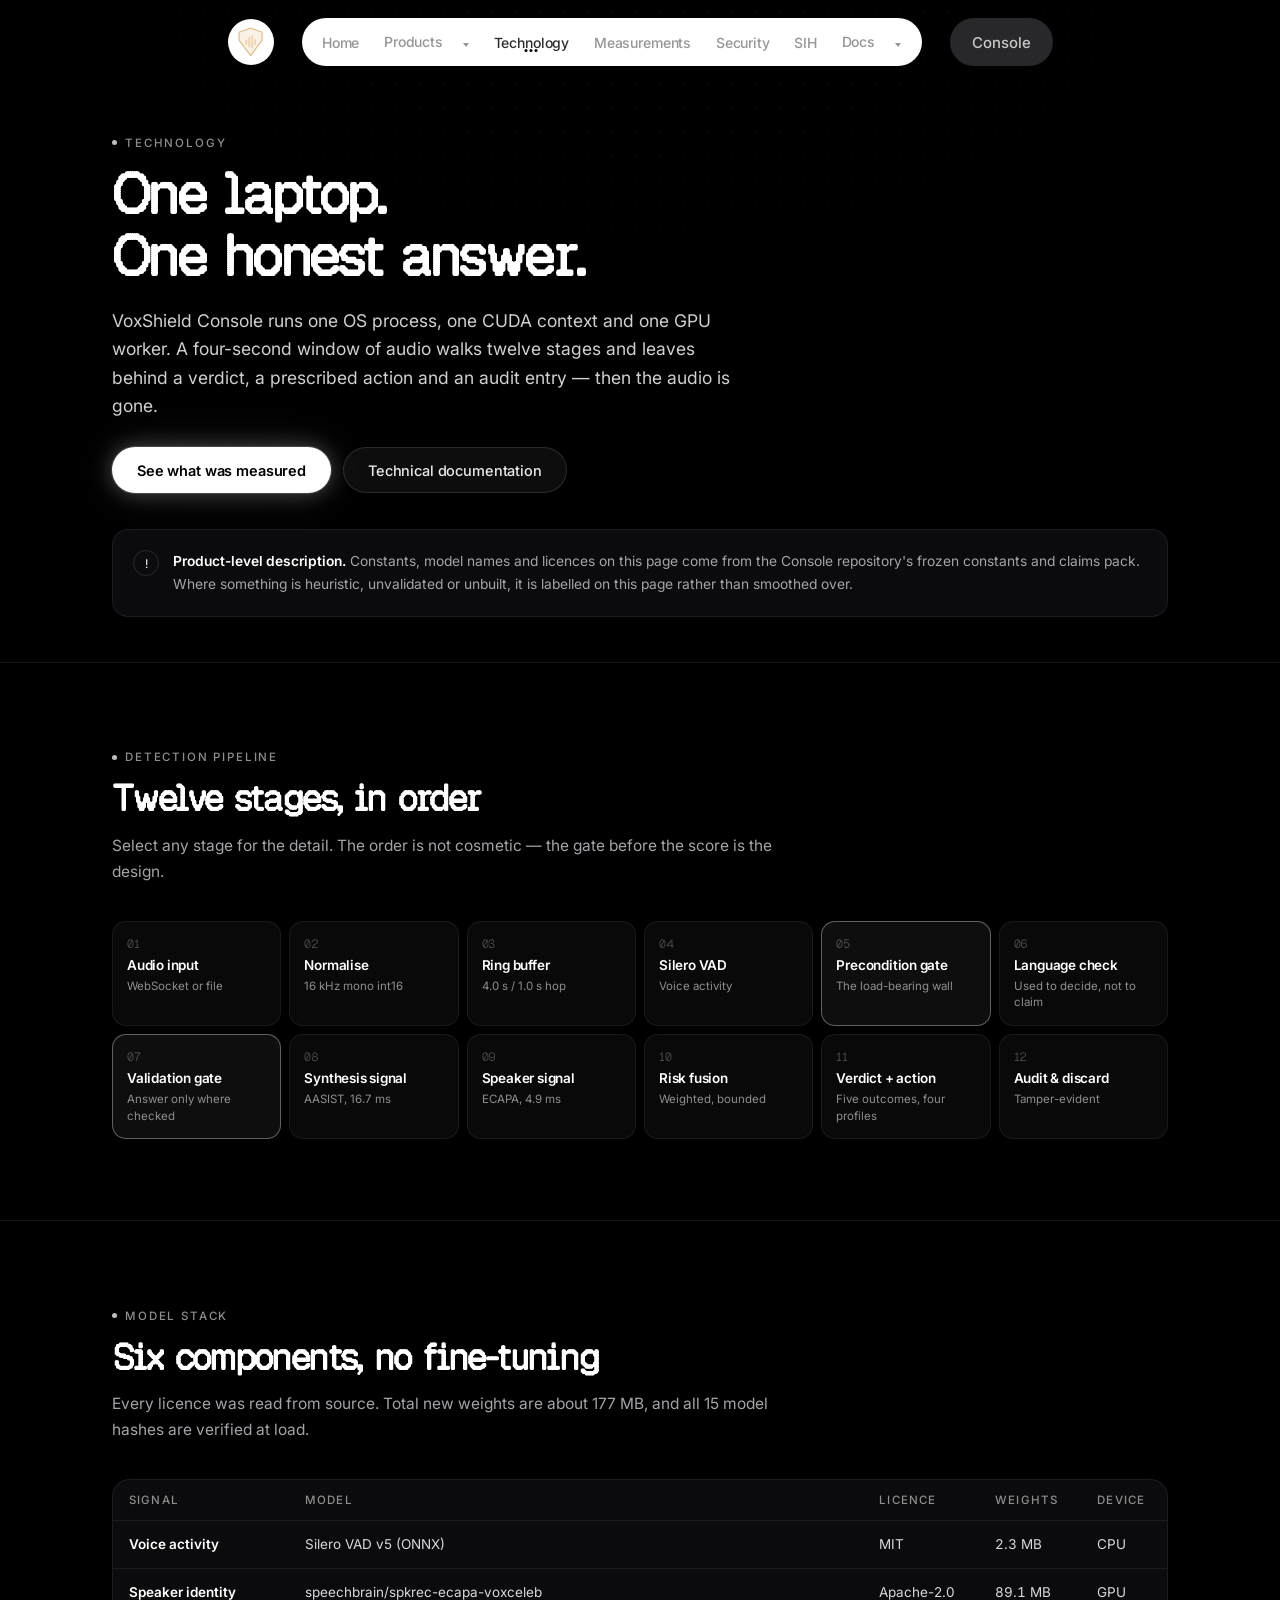
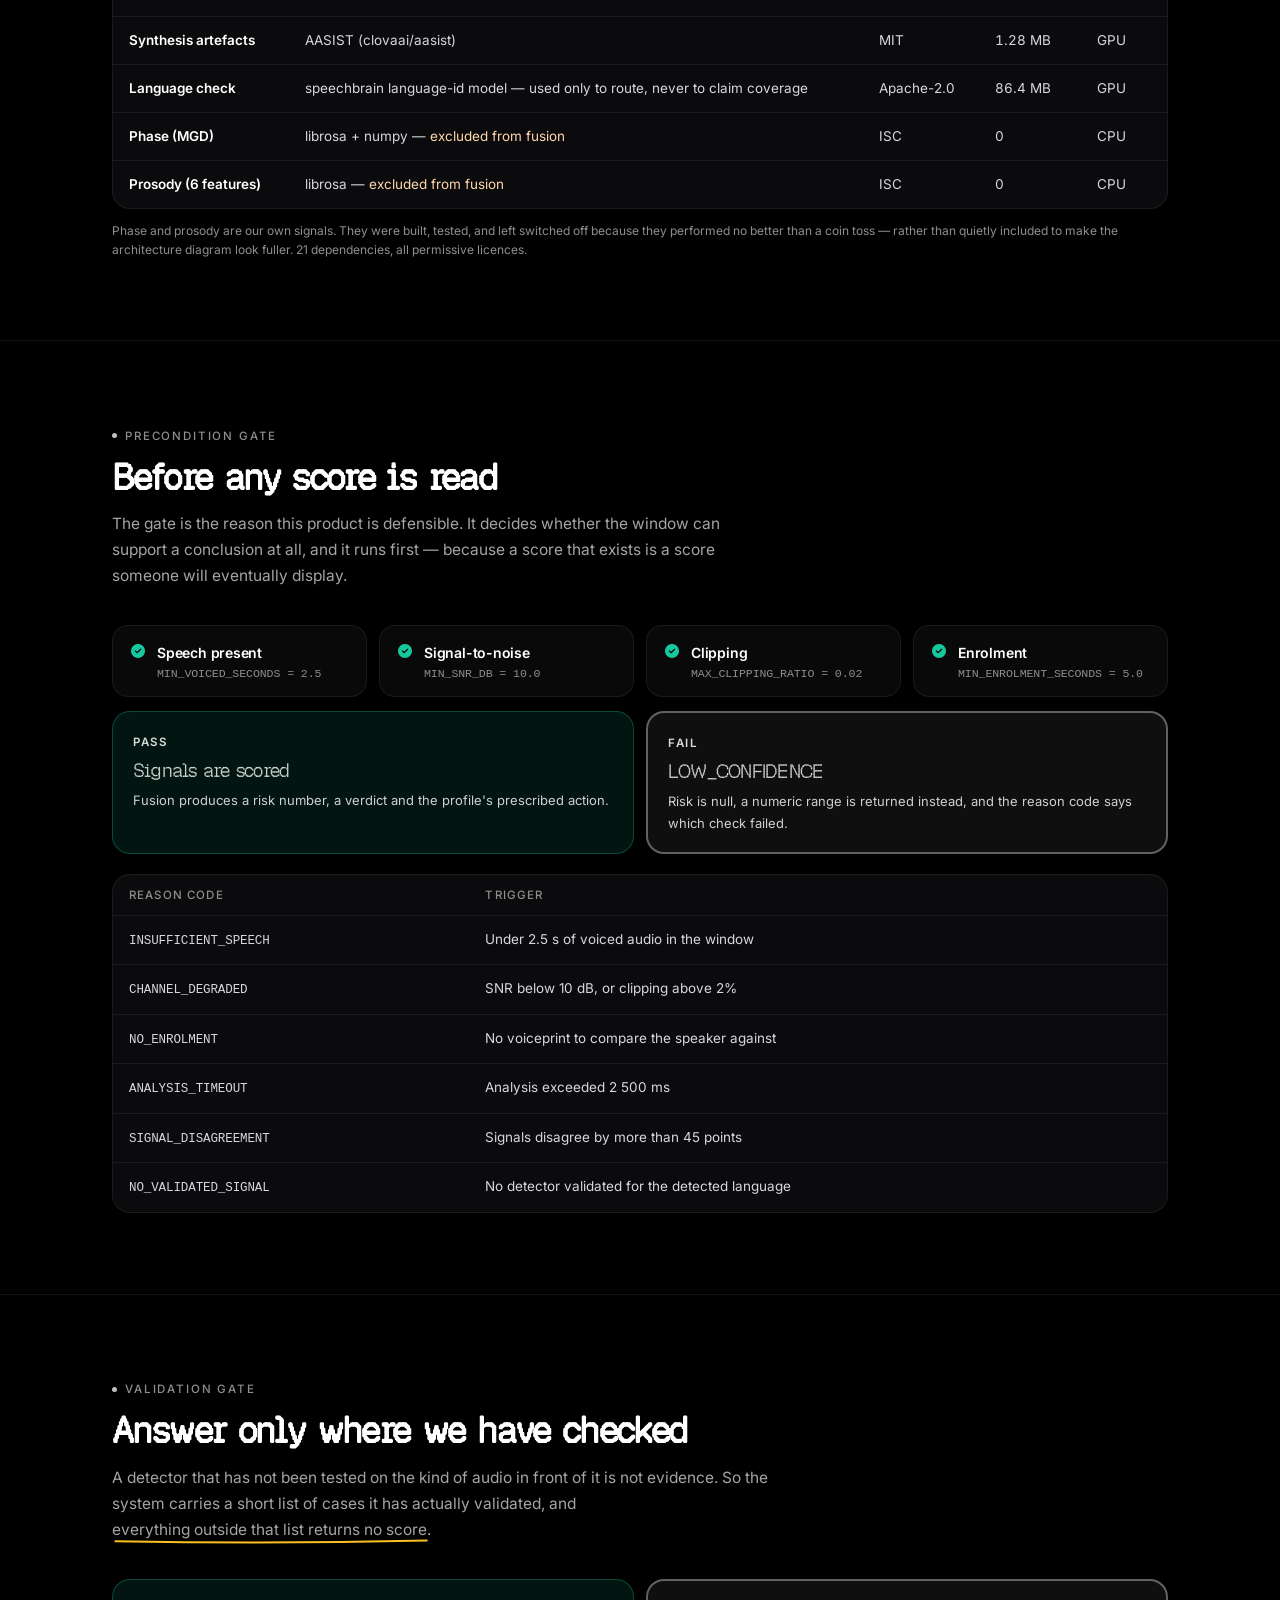
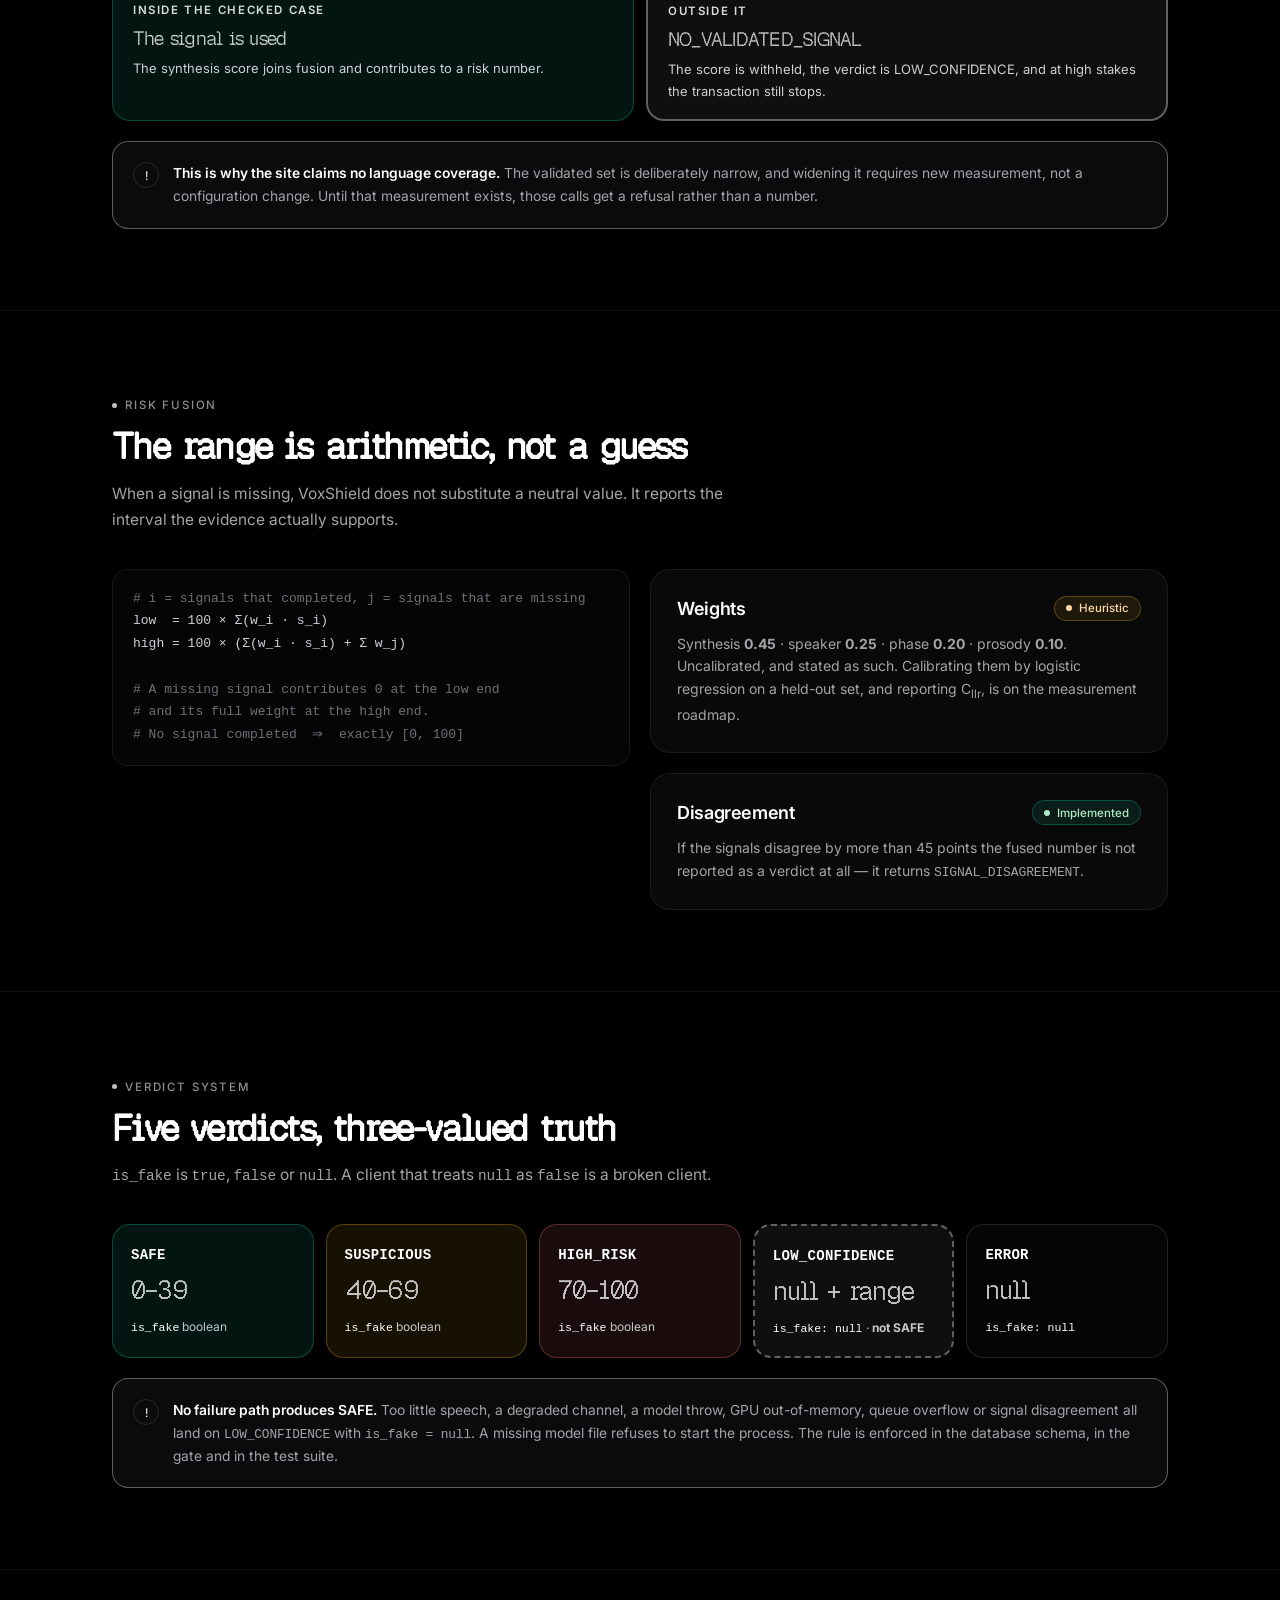
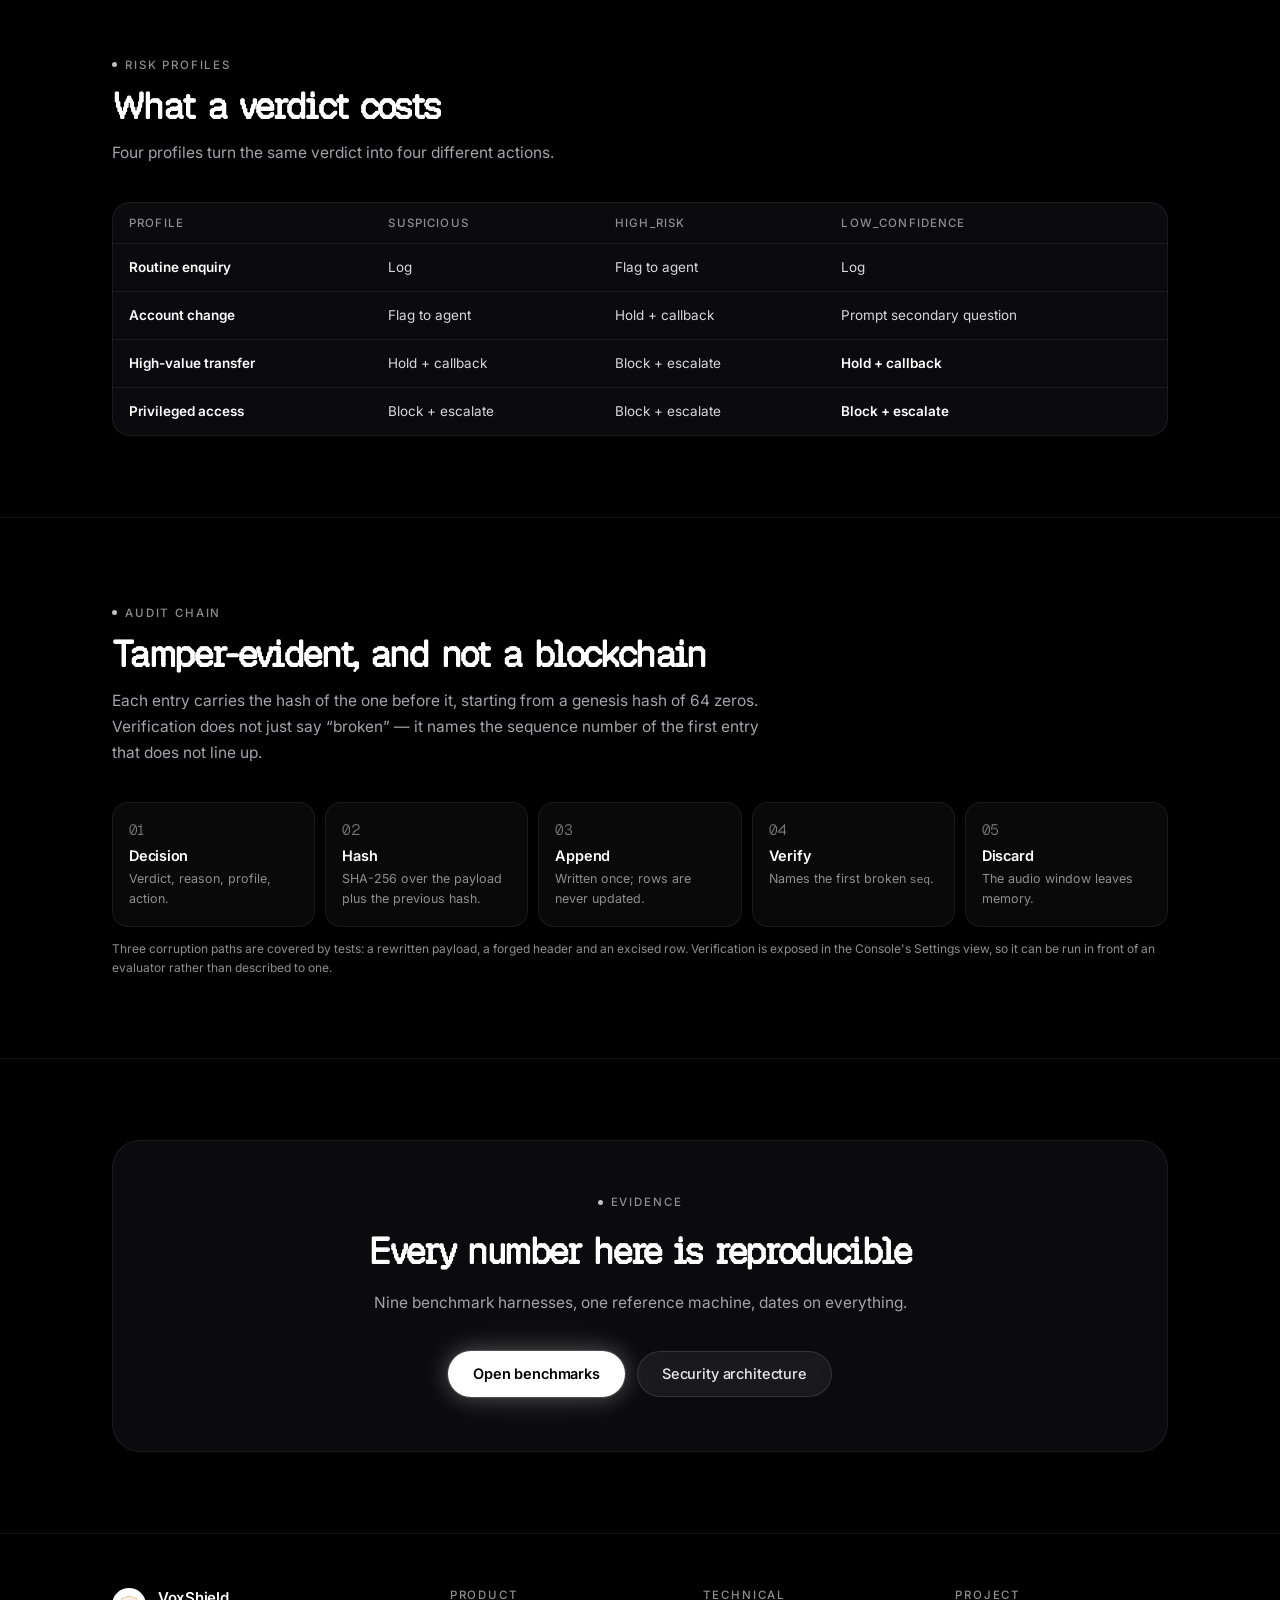
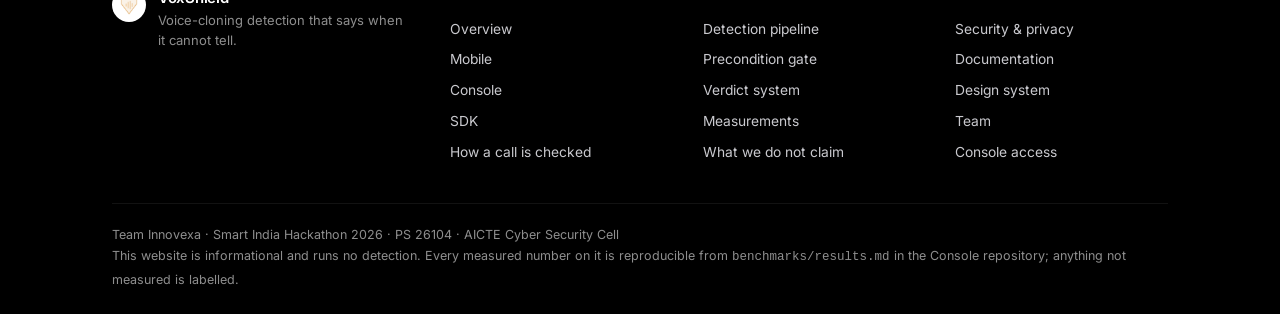
<file: technology.html>
<!DOCTYPE html>
<html lang="en">
<head>
  <meta charset="UTF-8" />
  <meta name="viewport" content="width=device-width, initial-scale=1.0, viewport-fit=cover" />
  <title>Technology — VoxShield</title>
  <meta name="description" content="The VoxShield detection pipeline: ring buffer, VAD, precondition gate, language gate, AASIST and ECAPA signals, risk fusion, five verdicts and the profile action matrix." />
  <meta name="theme-color" content="#000000" />
  <meta name="color-scheme" content="dark" />

  <link rel="icon" type="image/webp" href="assets/logo.webp" />

  <link rel="preconnect" href="https://fonts.googleapis.com" />
  <link rel="preconnect" href="https://fonts.gstatic.com" crossorigin />
  <link href="https://fonts.googleapis.com/css2?family=Inter:wght@400;500;600&display=swap" rel="stylesheet" />
  <link href="https://db.onlinewebfonts.com/c/8cb707a9b8a73f8a7403336b861c3074?family=BubbledotICG-FinePos" rel="stylesheet" />
  <link rel="stylesheet" href="https://cdnjs.cloudflare.com/ajax/libs/font-awesome/6.5.2/css/all.min.css" integrity="sha512-SnH5WK+bZxgPHs44uWIX+LLJAJ9/2PkPKZ5QiAj6Ta86w+fsb2TkcmfRyVX3pBnMFcV7oQPJkl9QevSCWr3W6A==" crossorigin="anonymous" referrerpolicy="no-referrer" />

  <link rel="stylesheet" href="styles.css" />
  <link rel="stylesheet" href="pages.css" />
  <script src="main.js" defer></script>
  <script src="ascii.js" defer></script>
</head>
<body>
  <a class="skip-link" href="#main">Skip to content</a>

  <!-- Shared background: one looping video behind every page -->
  <div class="bg" aria-hidden="true">
    <video class="bg-video" autoplay muted loop playsinline poster="data:image/svg+xml;utf8,<svg xmlns='http://www.w3.org/2000/svg' width='1' height='1'></svg>">
      <source src="https://d8j0ntlcm91z4.cloudfront.net/user_38xzZboKViGWJOttwIXH07lWA1P/hf_20260809_012548_ef22562c-c0ae-4816-ad9d-f8922af4e6a7.mp4" type="video/mp4" />
    </video>
  </div>
  <div class="page-bg" aria-hidden="true"></div>

  <div class="page-header">
    <header class="header">
      <a href="index.html" class="logo-btn" aria-label="VoxShield, home">
        <img src="assets/logo.webp" alt="" width="52" height="52" class="logo-img" />
      </a>

      <nav class="nav-pill" aria-label="Primary navigation">
        <ul class="nav-links">
          <li><a href="index.html" class="nav-link">Home</a></li>
          <li class="has-menu"><a href="products.html" class="nav-link">Products</a><button class="nav-trigger" type="button" aria-expanded="false" aria-label="Open Products menu"><span class="caret" aria-hidden="true"></span></button><div class="nav-menu" data-open="false"><a href="products.html#mobile">VoxShield Mobile<span>On-device Android detection</span></a><a href="products.html#console">VoxShield Console<span>Detect, decide, respond</span></a><a href="products.html#sdk">VoxShield SDK<span>Planned integration layer</span></a><a href="products.html#assistant">VoxShield Assistant<span>Grounded answers, or none</span></a></div></li>
          <li><a href="technology.html" class="nav-link active" aria-current="page">Technology</a></li>
          <li><a href="benchmarks.html" class="nav-link">Measurements</a></li>
          <li><a href="security.html" class="nav-link">Security</a></li>
          <li><a href="sih.html" class="nav-link">SIH</a></li>
          <li class="has-menu"><a href="docs.html" class="nav-link">Docs</a><button class="nav-trigger" type="button" aria-expanded="false" aria-label="Open Docs menu"><span class="caret" aria-hidden="true"></span></button><div class="nav-menu" data-open="false"><a href="docs.html#technical">Architecture & pipeline<span>Gate, fusion, verdicts</span></a><a href="docs.html#security">Security & privacy<span>Audit chain, retention</span></a><a href="docs.html#evaluation">Evaluation<span>Measurements and limits</span></a><a href="docs.html#integration">Integration<span>API contract and wire format</span></a><a href="docs.html#project">Project documents<span>PRD, TRD, SIH material</span></a></div></li>
        </ul>
      </nav>

      <a href="console.html" class="signin-btn">Console</a>

      <button class="burger-btn" id="burger-btn" type="button" aria-expanded="false" aria-controls="mobile-menu" aria-label="Toggle navigation menu">
        <span class="bar"></span>
        <span class="bar"></span>
        <span class="bar"></span>
      </button>
    </header>
  </div>

  <main id="main">
    <section class="section section--tight">
      <div class="shell">
        <div class="section-head" data-reveal>
          <p class="eyebrow">Technology</p>
          <h1 class="page-title">One laptop.<br />One honest answer.</h1>
          <p class="lead">
            VoxShield Console runs one OS process, one CUDA context and one GPU worker. A four-second
            window of audio walks twelve stages and leaves behind a verdict, a prescribed action and an
            audit entry &mdash; then the audio is gone.
          </p>
          <div class="actions">
            <a class="btn btn--primary" href="benchmarks.html">See what was measured</a>
            <a class="btn btn--ghost" href="docs.html#technical">Technical documentation</a>
          </div>
        </div>

        <div class="notice" data-reveal style="--d: 0.08s;" role="note">
          <span class="notice__icon" aria-hidden="true">!</span>
          <p>
            <strong>Product-level description.</strong> Constants, model names and licences on this page
            come from the Console repository's frozen constants and claims pack. Where something is
            heuristic, unvalidated or unbuilt, it is labelled on this page rather than smoothed over.
          </p>
        </div>
      </div>
    </section>

    <section class="section" id="pipeline" aria-labelledby="pipe-title">
      <div class="shell">
        <div class="section-head" data-reveal>
          <p class="eyebrow">Detection pipeline</p>
          <h2 class="section-title" id="pipe-title">Twelve stages, in order</h2>
          <p class="sub">Select any stage for the detail. The order is not cosmetic &mdash; the gate before the score is the design.</p>
        </div>

        <div class="pipe" data-reveal data-pipeline>
          <button class="pipe__stage" type="button" aria-expanded="false"
            data-title="Audio input"
            data-body="Call audio arrives over /ws/telephony from the carrier adapter, over /ws/calls from the console, or as an uploaded file. Uploads are checked by extension and magic bytes, capped at 50 MB, and deleted in a finally block."><span class="pipe__n">01</span><span class="pipe__name">Audio input</span><span class="pipe__hint">WebSocket or file</span></button>
          <button class="pipe__stage" type="button" aria-expanded="false"
            data-title="Normalise"
            data-body="Resampled to 16 000 Hz, mono, int16 little-endian — the frozen wire format. Every other component assumes it, so normalisation happens once, at the edge."><span class="pipe__n">02</span><span class="pipe__name">Normalise</span><span class="pipe__hint">16 kHz mono int16</span></button>
          <button class="pipe__stage" type="button" aria-expanded="false"
            data-title="Ring buffer"
            data-body="A 4.0-second window advancing in 1.0-second hops. That produces about one verdict per second on a live call, and it is why the honest phrasing is 'first verdict under five seconds, refreshed every second' rather than 'real-time'."><span class="pipe__n">03</span><span class="pipe__name">Ring buffer</span><span class="pipe__hint">4.0 s / 1.0 s hop</span></button>
          <button class="pipe__stage" type="button" aria-expanded="false"
            data-title="Silero VAD v5"
            data-body="ONNX, MIT licence, 2.3 MB, running on CPU. 32 ms frames at threshold 0.5. Its output is what the gate's speech-duration check measures, so silence never becomes a confident answer."><span class="pipe__n">04</span><span class="pipe__name">Silero VAD</span><span class="pipe__hint">Voice activity</span></button>
          <button class="pipe__stage pipe__stage--gate" type="button" aria-expanded="false"
            data-title="Precondition gate"
            data-body="Four checks, run before any model score is read: at least 2.5 s of voiced speech, SNR at least 10 dB, clipping at most 2%, and an enrolment to compare against. Any failure returns LOW_CONFIDENCE with a reason code and no risk number."><span class="pipe__n">05</span><span class="pipe__name">Precondition gate</span><span class="pipe__hint">The load-bearing wall</span></button>
          <button class="pipe__stage" type="button" aria-expanded="false"
            data-title="Language check"
            data-body="A language-identification model runs only so the system knows whether it has a detector it has actually checked for this audio. It is not a translation or transcription step, and it is not a claim that VoxShield works across languages."><span class="pipe__n">06</span><span class="pipe__name">Language check</span><span class="pipe__hint">Used to decide, not to claim</span></button>
          <button class="pipe__stage pipe__stage--gate" type="button" aria-expanded="false"
            data-title="Validation gate"
            data-body="If the audio falls outside the narrow case the team has actually checked, the synthesis signal is withheld rather than reported, and the verdict becomes LOW_CONFIDENCE with the reason NO_VALIDATED_SIGNAL. Staying silent is the designed behaviour, not a failure."><span class="pipe__n">07</span><span class="pipe__name">Validation gate</span><span class="pipe__hint">Answer only where checked</span></button>
          <button class="pipe__stage" type="button" aria-expanded="false"
            data-title="Synthesis signal — AASIST"
            data-body="clovaai/aasist, MIT, 1.28 MB, 297 866 parameters, native input 64 600 samples (4.04 s). 16.7 ms per window on CUDA against a 180 ms budget. Nes2Net-X was dropped because its repository carries no licence at all."><span class="pipe__n">08</span><span class="pipe__name">Synthesis signal</span><span class="pipe__hint">AASIST, 16.7 ms</span></button>
          <button class="pipe__stage" type="button" aria-expanded="false"
            data-title="Speaker signal — ECAPA-TDNN"
            data-body="speechbrain/spkrec-ecapa-voxceleb, Apache-2.0, 89.1 MB on GPU, 4.9 ms per window. Compares the window against the enrolled 192-float voiceprint. Constructed directly rather than through from_hparams, because the published config resolves paths against Hugging Face at load time — offline has to be enforced, not assumed."><span class="pipe__n">09</span><span class="pipe__name">Speaker signal</span><span class="pipe__hint">ECAPA, 4.9 ms</span></button>
          <button class="pipe__stage" type="button" aria-expanded="false"
            data-title="Risk fusion"
            data-body="Synthesis 0.45, speaker 0.25, phase 0.20, prosody 0.10 — heuristic and uncalibrated. Unavailable signals redistribute proportionally and the weights always sum to 1.0 ± 0.001. Phase and prosody are built, measured and deliberately excluded from the live fusion."><span class="pipe__n">10</span><span class="pipe__name">Risk fusion</span><span class="pipe__hint">Weighted, bounded</span></button>
          <button class="pipe__stage" type="button" aria-expanded="false"
            data-title="Verdict and profile action"
            data-body="Risk 0–100 becomes one of five verdicts, and the active risk profile turns that verdict into a prescribed action. Changing the profile on a live call changes the action without re-analysing the audio."><span class="pipe__n">11</span><span class="pipe__name">Verdict + action</span><span class="pipe__hint">Five outcomes, four profiles</span></button>
          <button class="pipe__stage" type="button" aria-expanded="false"
            data-title="Audit append, then discard"
            data-body="Every decision appends to a SHA-256 hash chain with a 64-zero genesis hash. Verification names the seq of the first broken link, and three corruption paths are tested: a rewritten payload, a forged header and an excised row. The window is then discarded from memory."><span class="pipe__n">12</span><span class="pipe__name">Audit &amp; discard</span><span class="pipe__hint">Tamper-evident</span></button>
        </div>

        <div class="pipe__detail" data-pipeline-detail hidden>
          <h3 data-detail-title></h3>
          <p data-detail-body></p>
        </div>
      </div>
    </section>

    <section class="section" id="models" aria-labelledby="models-title">
      <div class="shell">
        <div class="section-head" data-reveal>
          <p class="eyebrow">Model stack</p>
          <h2 class="section-title" id="models-title">Six components, no fine-tuning</h2>
          <p class="sub">
            Every licence was read from source. Total new weights are about 177 MB, and all 15 model
            hashes are verified at load.
          </p>
        </div>

        <div class="table-wrap" data-reveal>
          <table class="data">
            <thead>
              <tr><th scope="col">Signal</th><th scope="col">Model</th><th scope="col">Licence</th><th scope="col">Weights</th><th scope="col">Device</th></tr>
            </thead>
            <tbody>
              <tr><td><strong>Voice activity</strong></td><td>Silero VAD v5 (ONNX)</td><td>MIT</td><td class="num">2.3 MB</td><td>CPU</td></tr>
              <tr><td><strong>Speaker identity</strong></td><td>speechbrain/spkrec-ecapa-voxceleb</td><td>Apache-2.0</td><td class="num">89.1 MB</td><td>GPU</td></tr>
              <tr><td><strong>Synthesis artefacts</strong></td><td>AASIST (clovaai/aasist)</td><td>MIT</td><td class="num">1.28 MB</td><td>GPU</td></tr>
              <tr><td><strong>Language check</strong></td><td>speechbrain language-id model &mdash; used only to route, never to claim coverage</td><td>Apache-2.0</td><td class="num">86.4 MB</td><td>GPU</td></tr>
              <tr><td><strong>Phase (MGD)</strong></td><td>librosa + numpy &mdash; <span class="cell-warn">excluded from fusion</span></td><td>ISC</td><td class="num">0</td><td>CPU</td></tr>
              <tr><td><strong>Prosody (6 features)</strong></td><td>librosa &mdash; <span class="cell-warn">excluded from fusion</span></td><td>ISC</td><td class="num">0</td><td>CPU</td></tr>
            </tbody>
          </table>
        </div>

        <p class="source" data-reveal>
          Phase and prosody are our own signals. They were built, tested, and left switched off because
          they performed no better than a coin toss &mdash; rather than quietly included to make the
          architecture diagram look fuller. 21 dependencies, all permissive licences.
        </p>
      </div>
    </section>

    <section class="section" id="gate" aria-labelledby="gate-title">
      <div class="shell">
        <div class="section-head" data-reveal>
          <p class="eyebrow">Precondition gate</p>
          <h2 class="section-title" id="gate-title">Before any score is read</h2>
          <p class="sub">
            The gate is the reason this product is defensible. It decides whether the window can support
            a conclusion at all, and it runs first &mdash; because a score that exists is a score someone
            will eventually display.
          </p>
        </div>

        <div class="gate" data-reveal>
          <div class="gate__check"><i class="fa-solid fa-circle-check" aria-hidden="true"></i><div><span class="gate__label">Speech present</span><span class="gate__value"><span class="mono">MIN_VOICED_SECONDS = 2.5</span></span></div></div>
          <div class="gate__check"><i class="fa-solid fa-circle-check" aria-hidden="true"></i><div><span class="gate__label">Signal-to-noise</span><span class="gate__value"><span class="mono">MIN_SNR_DB = 10.0</span></span></div></div>
          <div class="gate__check"><i class="fa-solid fa-circle-check" aria-hidden="true"></i><div><span class="gate__label">Clipping</span><span class="gate__value"><span class="mono">MAX_CLIPPING_RATIO = 0.02</span></span></div></div>
          <div class="gate__check"><i class="fa-solid fa-circle-check" aria-hidden="true"></i><div><span class="gate__label">Enrolment</span><span class="gate__value"><span class="mono">MIN_ENROLMENT_SECONDS = 5.0</span></span></div></div>
        </div>

        <div class="gate__outcomes" data-reveal>
          <div class="outcome outcome--pass">
            <span class="outcome__k">Pass</span>
            <span class="outcome__t">Signals are scored</span>
            <span class="outcome__d">Fusion produces a risk number, a verdict and the profile's prescribed action.</span>
          </div>
          <div class="outcome outcome--fail">
            <span class="outcome__k">Fail</span>
            <span class="outcome__t">LOW_CONFIDENCE</span>
            <span class="outcome__d">Risk is null, a numeric range is returned instead, and the reason code says which check failed.</span>
          </div>
        </div>

        <div class="table-wrap" data-reveal style="margin-top: 20px;">
          <table class="data">
            <thead><tr><th scope="col">Reason code</th><th scope="col">Trigger</th></tr></thead>
            <tbody>
              <tr><td><span class="mono">INSUFFICIENT_SPEECH</span></td><td>Under 2.5 s of voiced audio in the window</td></tr>
              <tr><td><span class="mono">CHANNEL_DEGRADED</span></td><td>SNR below 10 dB, or clipping above 2%</td></tr>
              <tr><td><span class="mono">NO_ENROLMENT</span></td><td>No voiceprint to compare the speaker against</td></tr>
              <tr><td><span class="mono">ANALYSIS_TIMEOUT</span></td><td>Analysis exceeded 2 500 ms</td></tr>
              <tr><td><span class="mono">SIGNAL_DISAGREEMENT</span></td><td>Signals disagree by more than 45 points</td></tr>
              <tr><td><span class="mono">NO_VALIDATED_SIGNAL</span></td><td>No detector validated for the detected language</td></tr>
            </tbody>
          </table>
        </div>
      </div>
    </section>

    <section class="section" id="language-gate" aria-labelledby="lang-title">
      <div class="shell">
        <div class="section-head" data-reveal>
          <p class="eyebrow">Validation gate</p>
          <h2 class="section-title" id="lang-title">Answer only where we have checked</h2>
          <p class="sub">
            A detector that has not been tested on the kind of audio in front of it is not evidence. So the
            system carries a short list of cases it has actually validated, and
            <span class="annot annot--warn" data-annot="underline">everything outside that list returns no score</span>.
          </p>
        </div>

        <div class="gate__outcomes" data-reveal>
          <div class="outcome outcome--pass">
            <span class="outcome__k">Inside the checked case</span>
            <span class="outcome__t">The signal is used</span>
            <span class="outcome__d">The synthesis score joins fusion and contributes to a risk number.</span>
          </div>
          <div class="outcome outcome--fail">
            <span class="outcome__k">Outside it</span>
            <span class="outcome__t">NO_VALIDATED_SIGNAL</span>
            <span class="outcome__d">The score is withheld, the verdict is LOW_CONFIDENCE, and at high stakes the transaction still stops.</span>
          </div>
        </div>

        <div class="notice notice--key" data-reveal style="margin-top: 20px;">
          <span class="notice__icon" aria-hidden="true">!</span>
          <p>
            <strong>This is why the site claims no language coverage.</strong> The validated set is
            deliberately narrow, and widening it requires new measurement, not a configuration change. Until
            that measurement exists, those calls get a refusal rather than a number.
          </p>
        </div>
      </div>
    </section>

    <section class="section" id="fusion" aria-labelledby="fusion-title">
      <div class="shell">
        <div class="section-head" data-reveal>
          <p class="eyebrow">Risk fusion</p>
          <h2 class="section-title" id="fusion-title">The range is arithmetic, not a guess</h2>
          <p class="sub">
            When a signal is missing, VoxShield does not substitute a neutral value. It reports the
            interval the evidence actually supports.
          </p>
        </div>

        <div class="grid grid--2">
          <div data-reveal>
            <pre class="code"><code><span class="c"># i = signals that completed, j = signals that are missing</span>
low  = 100 &times; &Sigma;(w_i &middot; s_i)
high = 100 &times; (&Sigma;(w_i &middot; s_i) + &Sigma; w_j)

<span class="c"># A missing signal contributes 0 at the low end</span>
<span class="c"># and its full weight at the high end.</span>
<span class="c"># No signal completed  &rArr;  exactly [0, 100]</span></code></pre>
          </div>
          <div class="grid" data-reveal style="--d: 0.06s;">
            <article class="card card--flat">
              <div class="card__head"><h3 class="card__title">Weights</h3><span class="badge badge--planned">Heuristic</span></div>
              <p class="card__desc">
                Synthesis <strong>0.45</strong> &middot; speaker <strong>0.25</strong> &middot; phase
                <strong>0.20</strong> &middot; prosody <strong>0.10</strong>. Uncalibrated, and stated as
                such. Calibrating them by logistic regression on a held-out set, and reporting C<sub>llr</sub>,
                is on the measurement roadmap.
              </p>
            </article>
            <article class="card card--flat">
              <div class="card__head"><h3 class="card__title">Disagreement</h3><span class="badge badge--implemented">Implemented</span></div>
              <p class="card__desc">
                If the signals disagree by more than 45 points the fused number is not reported as a
                verdict at all &mdash; it returns <span class="mono">SIGNAL_DISAGREEMENT</span>.
              </p>
            </article>
          </div>
        </div>
      </div>
    </section>

    <section class="section" id="verdicts" aria-labelledby="verdict-title">
      <div class="shell">
        <div class="section-head" data-reveal>
          <p class="eyebrow">Verdict system</p>
          <h2 class="section-title" id="verdict-title">Five verdicts, three-valued truth</h2>
          <p class="sub">
            <code class="mono">is_fake</code> is <code class="mono">true</code>,
            <code class="mono">false</code> or <code class="mono">null</code>. A client that treats
            <code class="mono">null</code> as <code class="mono">false</code> is a broken client.
          </p>
        </div>

        <div class="verdicts" data-reveal>
          <div class="verdict verdict--safe"><span class="verdict__name">SAFE</span><span class="verdict__range">0&ndash;39</span><span class="verdict__meta"><code>is_fake</code> boolean</span></div>
          <div class="verdict verdict--suspicious"><span class="verdict__name">SUSPICIOUS</span><span class="verdict__range">40&ndash;69</span><span class="verdict__meta"><code>is_fake</code> boolean</span></div>
          <div class="verdict verdict--high"><span class="verdict__name">HIGH_RISK</span><span class="verdict__range">70&ndash;100</span><span class="verdict__meta"><code>is_fake</code> boolean</span></div>
          <div class="verdict verdict--lowconf"><span class="verdict__name">LOW_CONFIDENCE</span><span class="verdict__range">null + range</span><span class="verdict__meta"><code>is_fake: null</code> &middot; <strong>not SAFE</strong></span></div>
          <div class="verdict verdict--error"><span class="verdict__name">ERROR</span><span class="verdict__range">null</span><span class="verdict__meta"><code>is_fake: null</code></span></div>
        </div>

        <div class="notice notice--key" data-reveal style="margin-top: 20px;">
          <span class="notice__icon" aria-hidden="true">!</span>
          <p>
            <strong>No failure path produces SAFE.</strong> Too little speech, a degraded channel, a model
            throw, GPU out-of-memory, queue overflow or signal disagreement all land on
            <span class="mono">LOW_CONFIDENCE</span> with <span class="mono">is_fake = null</span>. A missing
            model file refuses to start the process. The rule is enforced in the database schema, in the
            gate and in the test suite.
          </p>
        </div>
      </div>
    </section>

    <section class="section" id="profiles" aria-labelledby="profile-title">
      <div class="shell">
        <div class="section-head" data-reveal>
          <p class="eyebrow">Risk profiles</p>
          <h2 class="section-title" id="profile-title">What a verdict costs</h2>
          <p class="sub">Four profiles turn the same verdict into four different actions.</p>
        </div>

        <div class="table-wrap" data-reveal>
          <table class="data">
            <thead><tr><th scope="col">Profile</th><th scope="col">SUSPICIOUS</th><th scope="col">HIGH_RISK</th><th scope="col">LOW_CONFIDENCE</th></tr></thead>
            <tbody>
              <tr><td><strong>Routine enquiry</strong></td><td>Log</td><td>Flag to agent</td><td>Log</td></tr>
              <tr><td><strong>Account change</strong></td><td>Flag to agent</td><td>Hold + callback</td><td>Prompt secondary question</td></tr>
              <tr><td><strong>High-value transfer</strong></td><td class="cell-warn">Hold + callback</td><td class="cell-bad">Block + escalate</td><td class="cell-warn"><strong>Hold + callback</strong></td></tr>
              <tr><td><strong>Privileged access</strong></td><td class="cell-bad">Block + escalate</td><td class="cell-bad">Block + escalate</td><td class="cell-bad"><strong>Block + escalate</strong></td></tr>
            </tbody>
          </table>
        </div>
      </div>
    </section>

    <section class="section" id="audit" aria-labelledby="audit-title">
      <div class="shell">
        <div class="section-head" data-reveal>
          <p class="eyebrow">Audit chain</p>
          <h2 class="section-title" id="audit-title">Tamper-evident, and not a blockchain</h2>
          <p class="sub">
            Each entry carries the hash of the one before it, starting from a genesis hash of 64 zeros.
            Verification does not just say &ldquo;broken&rdquo; &mdash; it names the sequence number of the
            first entry that does not line up.
          </p>
        </div>

        <div class="flow" data-reveal>
          <div class="flow__node"><span class="flow__tag">01</span><span class="flow__name">Decision</span><p class="flow__note">Verdict, reason, profile, action.</p></div>
          <div class="flow__node"><span class="flow__tag">02</span><span class="flow__name">Hash</span><p class="flow__note">SHA-256 over the payload plus the previous hash.</p></div>
          <div class="flow__node"><span class="flow__tag">03</span><span class="flow__name">Append</span><p class="flow__note">Written once; rows are never updated.</p></div>
          <div class="flow__node"><span class="flow__tag">04</span><span class="flow__name">Verify</span><p class="flow__note">Names the first broken <span class="mono">seq</span>.</p></div>
          <div class="flow__node"><span class="flow__tag">05</span><span class="flow__name">Discard</span><p class="flow__note">The audio window leaves memory.</p></div>
        </div>

        <p class="source" data-reveal>
          Three corruption paths are covered by tests: a rewritten payload, a forged header and an excised
          row. Verification is exposed in the Console's Settings view, so it can be run in front of an
          evaluator rather than described to one.
        </p>
      </div>
    </section>

    <section class="section" aria-labelledby="cta-title">
      <div class="shell">
        <div class="cta-band" data-reveal>
          <p class="eyebrow">Evidence</p>
          <h2 class="section-title" id="cta-title">Every number here is reproducible</h2>
          <p class="sub">Nine benchmark harnesses, one reference machine, dates on everything.</p>
          <div class="actions">
            <a class="btn btn--primary" href="benchmarks.html">Open benchmarks</a>
            <a class="btn btn--ghost" href="security.html">Security architecture</a>
          </div>
        </div>
      </div>
    </section>
  </main>

  <footer class="site-foot">
    <div class="shell">
      <div class="foot-grid">
        <div class="foot-brand">
          <img src="assets/logo.webp" alt="" width="34" height="34" />
          <div>
            <p class="foot-name">VoxShield</p>
            <p class="foot-tag">Voice-cloning detection that says when it cannot tell.</p>
          </div>
        </div>
        <div class="foot-col"><h3>Product</h3><a href="products.html">Overview</a><a href="products.html#mobile">Mobile</a><a href="console.html">Console</a><a href="products.html#sdk">SDK</a><a href="workflow.html">How a call is checked</a></div>
        <div class="foot-col"><h3>Technical</h3><a href="technology.html">Detection pipeline</a><a href="technology.html#gate">Precondition gate</a><a href="technology.html#verdicts">Verdict system</a><a href="benchmarks.html">Measurements</a><a href="benchmarks.html#limitations">What we do not claim</a></div>
        <div class="foot-col"><h3>Project</h3><a href="security.html">Security & privacy</a><a href="docs.html">Documentation</a><a href="components.html">Design system</a><a href="contact.html">Team</a><a href="console.html#access">Console access</a></div>
      </div>
      <p class="foot-legal">
        Team Innovexa &middot; Smart India Hackathon 2026 &middot; PS 26104 &middot; AICTE Cyber Security Cell<br />
        This website is informational and runs no detection. Every measured number on it is reproducible from
        <code>benchmarks/results.md</code> in the Console repository; anything not measured is labelled.
      </p>
    </div>
  </footer>

  <div class="mobile-overlay" id="mobile-overlay" aria-hidden="true"></div>
  <div class="mobile-sheet" id="mobile-menu" aria-hidden="true" hidden>
    <nav class="mobile-nav" aria-label="Mobile navigation">
        <a href="index.html" class="mobile-link" style="--i: 1;">Home</a>
        <a href="products.html" class="mobile-link" style="--i: 2;">Products</a>
        <div class="mobile-group"><h3>Products</h3><a href="products.html#mobile" class="mobile-link" style="--i: 3;">VoxShield Mobile</a><a href="products.html#console" class="mobile-link" style="--i: 4;">VoxShield Console</a><a href="products.html#sdk" class="mobile-link" style="--i: 5;">VoxShield SDK</a><a href="products.html#assistant" class="mobile-link" style="--i: 6;">VoxShield Assistant</a></div>
        <a href="technology.html" class="mobile-link active" style="--i: 7;">Technology</a>
        <a href="benchmarks.html" class="mobile-link" style="--i: 8;">Measurements</a>
        <a href="security.html" class="mobile-link" style="--i: 9;">Security</a>
        <a href="sih.html" class="mobile-link" style="--i: 10;">SIH</a>
        <a href="docs.html" class="mobile-link" style="--i: 11;">Docs</a>
        <div class="mobile-group"><h3>Docs</h3><a href="docs.html#technical" class="mobile-link" style="--i: 12;">Architecture & pipeline</a><a href="docs.html#security" class="mobile-link" style="--i: 13;">Security & privacy</a><a href="docs.html#evaluation" class="mobile-link" style="--i: 14;">Evaluation</a><a href="docs.html#integration" class="mobile-link" style="--i: 15;">Integration</a><a href="docs.html#project" class="mobile-link" style="--i: 16;">Project documents</a></div>
        <a href="console.html" class="mobile-signin" style="--i: 17;">Open Console</a>
    </nav>
  </div>
</body>
</html>
</file>
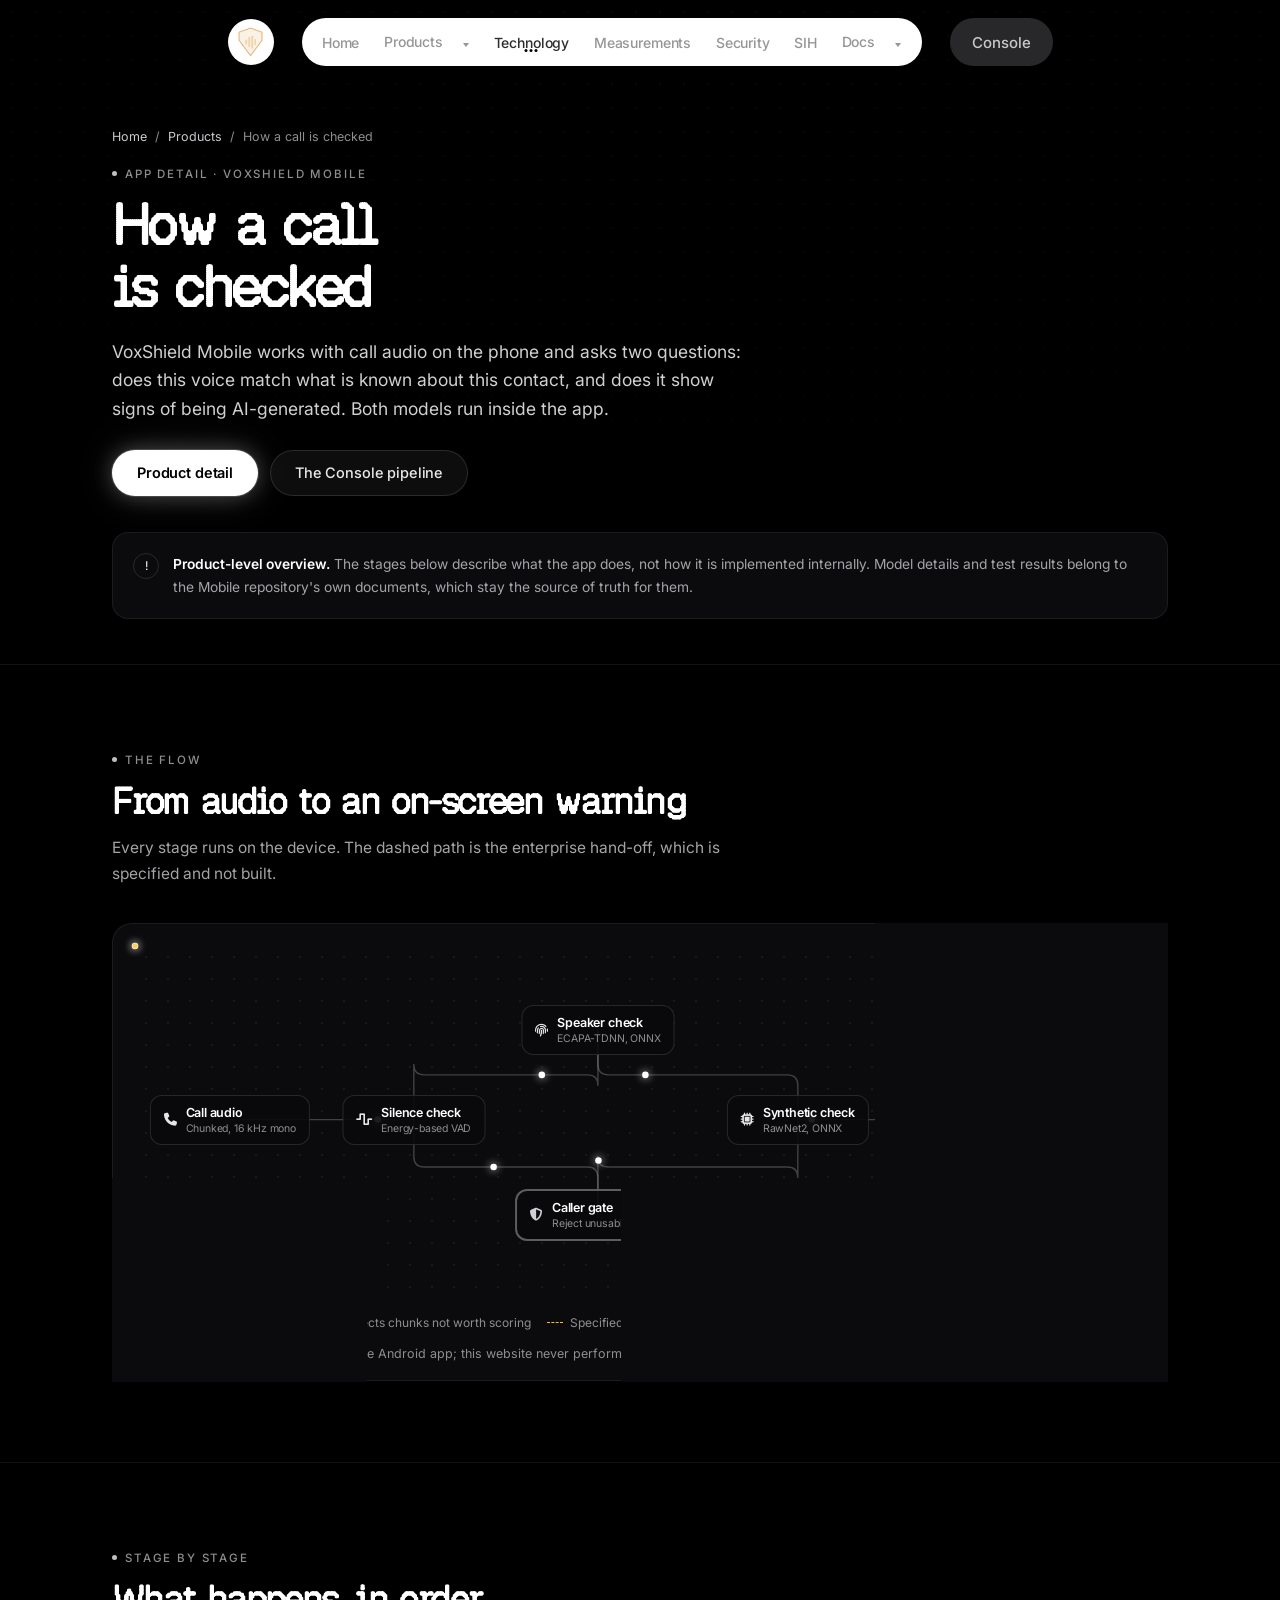
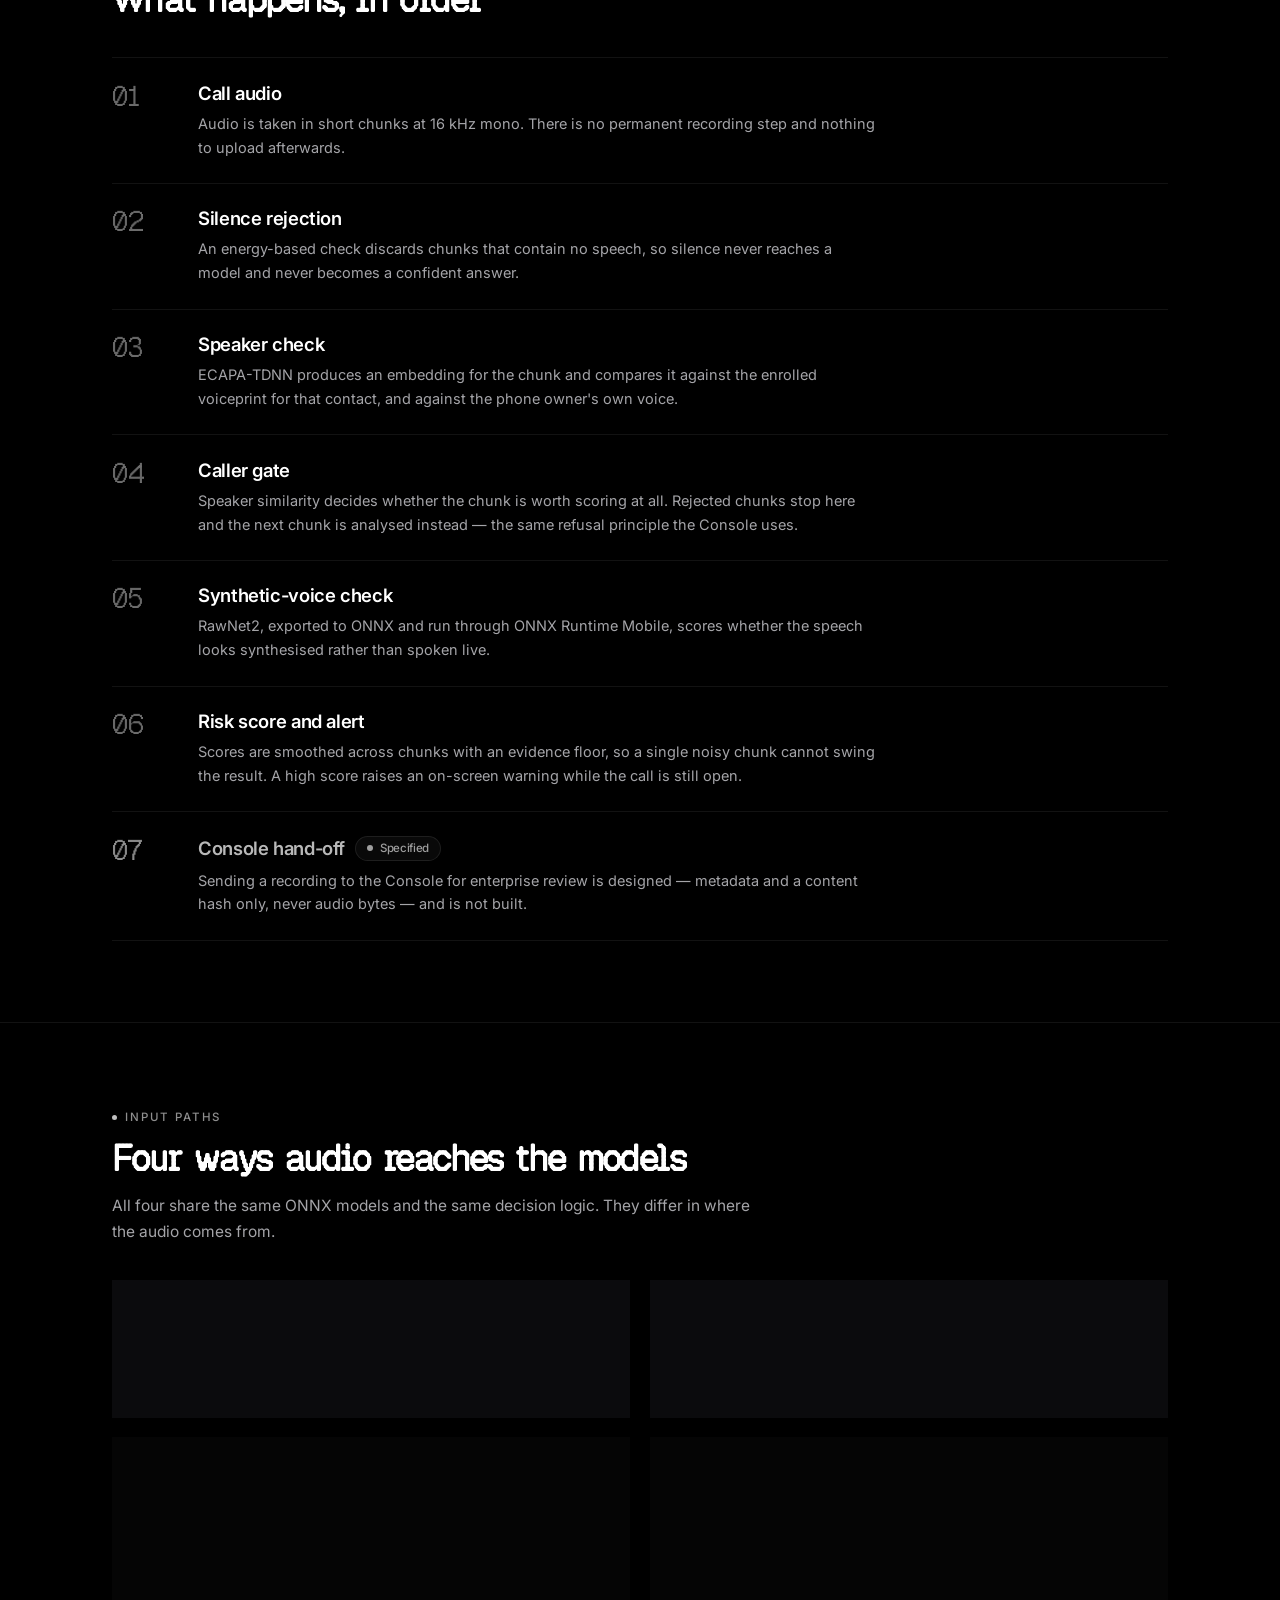
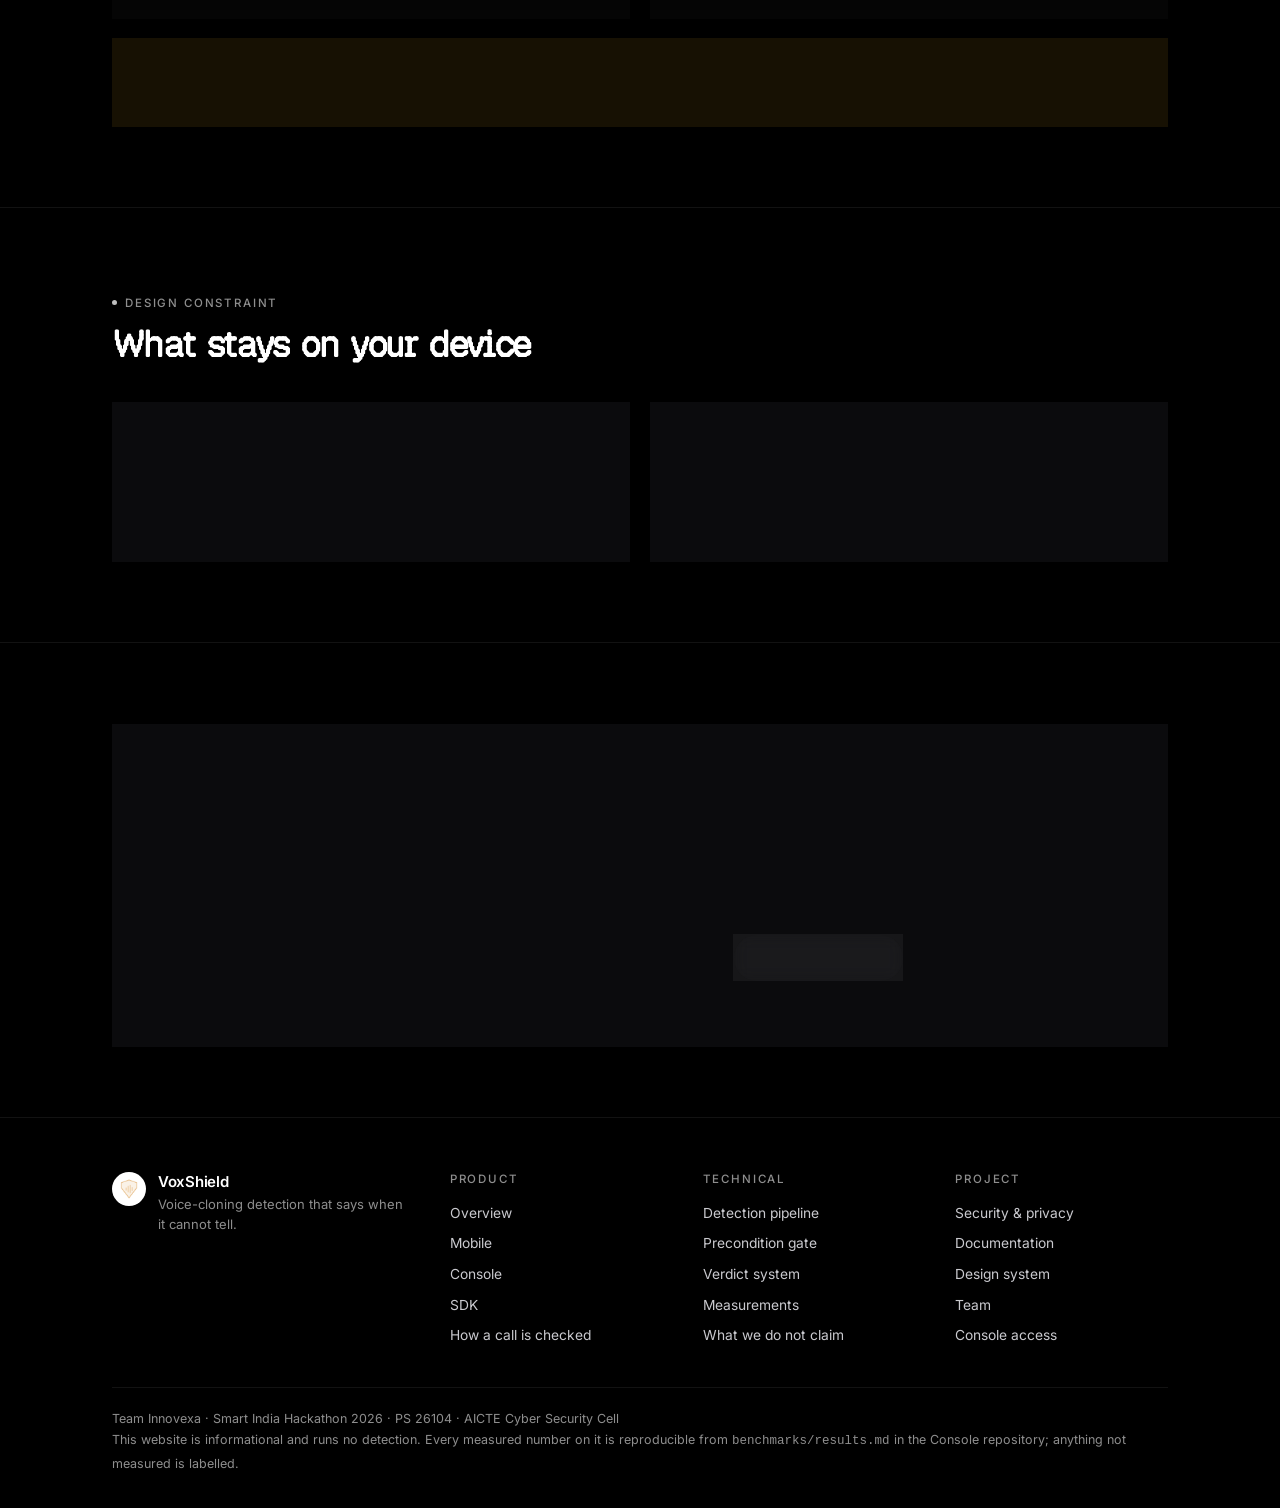
<file: workflow.html>
<!DOCTYPE html>
<html lang="en">
<head>
  <meta charset="UTF-8" />
  <meta name="viewport" content="width=device-width, initial-scale=1.0, viewport-fit=cover" />
  <title>How a call is checked — VoxShield</title>
  <meta name="description" content="Stage by stage: how VoxShield analyses call audio, where it runs, and what happens when the audio cannot be trusted." />
  <meta name="theme-color" content="#000000" />
  <meta name="color-scheme" content="dark" />

  <link rel="icon" type="image/webp" href="assets/logo.webp" />

  <link rel="preconnect" href="https://fonts.googleapis.com" />
  <link rel="preconnect" href="https://fonts.gstatic.com" crossorigin />
  <link href="https://fonts.googleapis.com/css2?family=Inter:wght@400;500;600&display=swap" rel="stylesheet" />
  <link href="https://db.onlinewebfonts.com/c/8cb707a9b8a73f8a7403336b861c3074?family=BubbledotICG-FinePos" rel="stylesheet" />
  <link rel="stylesheet" href="https://cdnjs.cloudflare.com/ajax/libs/font-awesome/6.5.2/css/all.min.css" integrity="sha512-SnH5WK+bZxgPHs44uWIX+LLJAJ9/2PkPKZ5QiAj6Ta86w+fsb2TkcmfRyVX3pBnMFcV7oQPJkl9QevSCWr3W6A==" crossorigin="anonymous" referrerpolicy="no-referrer" />

  <link rel="stylesheet" href="styles.css" />
  <link rel="stylesheet" href="pages.css" />
  <script src="main.js" defer></script>
  <script src="ascii.js" defer></script>
</head>
<body>
  <a class="skip-link" href="#main">Skip to content</a>

  <!-- Shared background: one looping video behind every page -->
  <div class="bg" aria-hidden="true">
    <video class="bg-video" autoplay muted loop playsinline poster="data:image/svg+xml;utf8,<svg xmlns='http://www.w3.org/2000/svg' width='1' height='1'></svg>">
      <source src="https://d8j0ntlcm91z4.cloudfront.net/user_38xzZboKViGWJOttwIXH07lWA1P/hf_20260809_012548_ef22562c-c0ae-4816-ad9d-f8922af4e6a7.mp4" type="video/mp4" />
    </video>
  </div>
  <div class="page-bg" aria-hidden="true"></div>

  <div class="page-header">
    <header class="header">
      <a href="index.html" class="logo-btn" aria-label="VoxShield, home">
        <img src="assets/logo.webp" alt="" width="52" height="52" class="logo-img" />
      </a>

      <nav class="nav-pill" aria-label="Primary navigation">
        <ul class="nav-links">
          <li><a href="index.html" class="nav-link">Home</a></li>
          <li class="has-menu"><a href="products.html" class="nav-link">Products</a><button class="nav-trigger" type="button" aria-expanded="false" aria-label="Open Products menu"><span class="caret" aria-hidden="true"></span></button><div class="nav-menu" data-open="false"><a href="products.html#mobile">VoxShield Mobile<span>On-device Android detection</span></a><a href="products.html#console">VoxShield Console<span>Detect, decide, respond</span></a><a href="products.html#sdk">VoxShield SDK<span>Planned integration layer</span></a><a href="products.html#assistant">VoxShield Assistant<span>Grounded answers, or none</span></a></div></li>
          <li><a href="technology.html" class="nav-link active" aria-current="page">Technology</a></li>
          <li><a href="benchmarks.html" class="nav-link">Measurements</a></li>
          <li><a href="security.html" class="nav-link">Security</a></li>
          <li><a href="sih.html" class="nav-link">SIH</a></li>
          <li class="has-menu"><a href="docs.html" class="nav-link">Docs</a><button class="nav-trigger" type="button" aria-expanded="false" aria-label="Open Docs menu"><span class="caret" aria-hidden="true"></span></button><div class="nav-menu" data-open="false"><a href="docs.html#technical">Architecture & pipeline<span>Gate, fusion, verdicts</span></a><a href="docs.html#security">Security & privacy<span>Audit chain, retention</span></a><a href="docs.html#evaluation">Evaluation<span>Measurements and limits</span></a><a href="docs.html#integration">Integration<span>API contract and wire format</span></a><a href="docs.html#project">Project documents<span>PRD, TRD, SIH material</span></a></div></li>
        </ul>
      </nav>

      <a href="console.html" class="signin-btn">Console</a>

      <button class="burger-btn" id="burger-btn" type="button" aria-expanded="false" aria-controls="mobile-menu" aria-label="Toggle navigation menu">
        <span class="bar"></span>
        <span class="bar"></span>
        <span class="bar"></span>
      </button>
    </header>
  </div>

  <main id="main">
    <section class="section section--tight">
      <div class="shell">
        <nav class="crumbs" aria-label="Breadcrumb" data-reveal>
          <a href="index.html">Home</a> <span aria-hidden="true">/</span>
          <a href="products.html">Products</a> <span aria-hidden="true">/</span> <span>How a call is checked</span>
        </nav>
        <div class="section-head" data-reveal>
          <p class="eyebrow">App detail &middot; VoxShield Mobile</p>
          <h1 class="page-title">How a call<br />is checked</h1>
          <p class="lead">
            VoxShield Mobile works with call audio on the phone and asks two questions: does this voice
            match what is known about this contact, and does it show signs of being AI-generated. Both
            models run inside the app.
          </p>
          <div class="actions">
            <a class="btn btn--primary" href="products.html#mobile">Product detail</a>
            <a class="btn btn--ghost" href="technology.html">The Console pipeline</a>
          </div>
        </div>

        <div class="notice" data-reveal style="--d: 0.08s;" role="note">
          <span class="notice__icon" aria-hidden="true">!</span>
          <p>
            <strong>Product-level overview.</strong> The stages below describe what the app does, not how it
            is implemented internally. Model details and test results belong to the Mobile
            repository's own documents, which stay the source of truth for them.
          </p>
        </div>
      </div>
    </section>

    <section class="section" id="flow" aria-labelledby="flow-title">
      <div class="shell">
        <div class="section-head" data-reveal>
          <p class="eyebrow">The flow</p>
          <h2 class="section-title" id="flow-title">From audio to an on-screen warning</h2>
          <p class="sub">Every stage runs on the device. The dashed path is the enterprise hand-off, which is specified and not built.</p>
        </div>

        <figure class="circuit" data-circuit data-width="960" data-height="330" data-pulse-speed="2.3" data-reveal>
          <script type="application/json">
            {
              "nodes": [
                { "id": "audio", "x": 90, "y": 165, "label": "Call audio", "note": "Chunked, 16 kHz mono", "icon": "fa-solid fa-phone" },
                { "id": "vad", "x": 265, "y": 165, "label": "Silence check", "note": "Energy-based VAD", "icon": "fa-solid fa-wave-square" },
                { "id": "voiceprint", "x": 440, "y": 80, "label": "Speaker check", "note": "ECAPA-TDNN, ONNX", "icon": "fa-solid fa-fingerprint" },
                { "id": "gate", "x": 440, "y": 255, "label": "Caller gate", "note": "Reject unusable chunks", "icon": "fa-solid fa-shield-halved", "state": "gate" },
                { "id": "spoof", "x": 630, "y": 165, "label": "Synthetic check", "note": "RawNet2, ONNX", "icon": "fa-solid fa-microchip" },
                { "id": "score", "x": 800, "y": 165, "label": "Risk score", "note": "Smoothed across chunks", "icon": "fa-solid fa-gauge", "state": "safe" },
                { "id": "alert", "x": 905, "y": 60, "label": "Alert", "note": "On-screen warning", "icon": "fa-solid fa-triangle-exclamation", "state": "risk" },
                { "id": "console", "x": 905, "y": 275, "label": "Console", "note": "Hand-off: not built", "icon": "fa-solid fa-gauge-high", "state": "planned" }
              ],
              "connections": [
                { "from": "audio", "to": "vad", "animated": true },
                { "from": "vad", "to": "voiceprint", "animated": true },
                { "from": "vad", "to": "gate", "animated": true },
                { "from": "voiceprint", "to": "spoof", "animated": true },
                { "from": "gate", "to": "spoof", "animated": true },
                { "from": "spoof", "to": "score", "animated": true },
                { "from": "score", "to": "alert", "animated": true },
                { "from": "score", "to": "console", "animated": true, "planned": true }
              ]
            }
          </script>
          <div class="circuit__legend">
            <span><i class="circuit__key" aria-hidden="true"></i> Runs on the phone</span>
            <span><i class="circuit__key circuit__key--gate" aria-hidden="true"></i> Gate &mdash; rejects chunks not worth scoring</span>
            <span><i class="circuit__key circuit__key--planned" aria-hidden="true"></i> Specified, not built</span>
          </div>
          <figcaption>
            Product-level flow. Detection runs in the Android app; this website never performs or proxies
            any detection.
          </figcaption>
        </figure>
      </div>
    </section>

    <section class="section" id="steps" aria-labelledby="steps-title">
      <div class="shell">
        <div class="section-head" data-reveal>
          <p class="eyebrow">Stage by stage</p>
          <h2 class="section-title" id="steps-title">What happens, in order</h2>
        </div>

        <ol class="steps">
          <li class="step" data-reveal>
            <span class="step__num" aria-hidden="true">01</span>
            <div>
              <h3 class="step__title">Call audio</h3>
              <p class="step__desc">Audio is taken in short chunks at 16 kHz mono. There is no permanent recording step and nothing to upload afterwards.</p>
            </div>
          </li>
          <li class="step" data-reveal>
            <span class="step__num" aria-hidden="true">02</span>
            <div>
              <h3 class="step__title">Silence rejection</h3>
              <p class="step__desc">An energy-based check discards chunks that contain no speech, so silence never reaches a model and never becomes a confident answer.</p>
            </div>
          </li>
          <li class="step" data-reveal>
            <span class="step__num" aria-hidden="true">03</span>
            <div>
              <h3 class="step__title">Speaker check</h3>
              <p class="step__desc">ECAPA-TDNN produces an embedding for the chunk and compares it against the enrolled voiceprint for that contact, and against the phone owner's own voice.</p>
            </div>
          </li>
          <li class="step" data-reveal>
            <span class="step__num" aria-hidden="true">04</span>
            <div>
              <h3 class="step__title">Caller gate</h3>
              <p class="step__desc">Speaker similarity decides whether the chunk is worth scoring at all. Rejected chunks stop here and the next chunk is analysed instead &mdash; the same refusal principle the Console uses.</p>
            </div>
          </li>
          <li class="step" data-reveal>
            <span class="step__num" aria-hidden="true">05</span>
            <div>
              <h3 class="step__title">Synthetic-voice check</h3>
              <p class="step__desc">RawNet2, exported to ONNX and run through ONNX Runtime Mobile, scores whether the speech looks synthesised rather than spoken live.</p>
            </div>
          </li>
          <li class="step" data-reveal>
            <span class="step__num" aria-hidden="true">06</span>
            <div>
              <h3 class="step__title">Risk score and alert</h3>
              <p class="step__desc">Scores are smoothed across chunks with an evidence floor, so a single noisy chunk cannot swing the result. A high score raises an on-screen warning while the call is still open.</p>
            </div>
          </li>
          <li class="step step--planned" data-reveal>
            <span class="step__num" aria-hidden="true">07</span>
            <div>
              <h3 class="step__title">Console hand-off <span class="badge badge--spec">Specified</span></h3>
              <p class="step__desc">Sending a recording to the Console for enterprise review is designed &mdash; metadata and a content hash only, never audio bytes &mdash; and is not built.</p>
            </div>
          </li>
        </ol>
      </div>
    </section>

    <section class="section" id="paths" aria-labelledby="paths-title">
      <div class="shell">
        <div class="section-head" data-reveal>
          <p class="eyebrow">Input paths</p>
          <h2 class="section-title" id="paths-title">Four ways audio reaches the models</h2>
          <p class="sub">All four share the same ONNX models and the same decision logic. They differ in where the audio comes from.</p>
        </div>

        <div class="grid grid--2">
          <article class="card" data-reveal>
            <div class="card__head"><h3 class="card__title">Recording analysis</h3><span class="badge badge--implemented">Supported</span></div>
            <p class="card__desc">A call recording on the device is scanned after the call. This is one of the two primary supported paths today.</p>
          </article>
          <article class="card" data-reveal style="--d: 0.06s;">
            <div class="card__head"><h3 class="card__title">Test-file mode</h3><span class="badge badge--implemented">Supported</span></div>
            <p class="card__desc">A WAV file is fed straight to the models &mdash; the path used for demonstrations and for reproducing a result.</p>
          </article>
          <article class="card card--muted" data-reveal style="--d: 0.12s;">
            <div class="card__head"><h3 class="card__title">Live-call capture</h3><span class="badge badge--wip">Device dependent</span></div>
            <p class="card__desc">
              The architecture runs end to end, but capturing far-end audio during a call is governed by
              Android's audio policy. On the one device tested (Samsung SM-A166P, Android 16, 2026-09-07)
              the OS silences the app's microphone for the whole call.
            </p>
          </article>
          <article class="card card--muted" data-reveal style="--d: 0.18s;">
            <div class="card__head"><h3 class="card__title">Microphone capture</h3><span class="badge badge--wip">Partly verified</span></div>
            <p class="card__desc">
              Capture outside a call works, but the trigger stages were last verified in an earlier session
              and were not re-exercised in the most recent diagnostic run.
            </p>
          </article>
        </div>

        <div class="notice notice--warn" data-reveal style="margin-top: 20px;">
          <span class="notice__icon" aria-hidden="true">!</span>
          <p>
            <strong>Why this is stated so plainly.</strong> A second, non-Samsung device has not been tested
            yet, so &ldquo;works during live calls&rdquo; is not a claim this project is willing to make. The
            measurements behind that sentence are in the Mobile repository's feasibility document.
          </p>
        </div>
      </div>
    </section>

    <section class="section" id="device" aria-labelledby="dev-title">
      <div class="shell">
        <div class="section-head" data-reveal>
          <p class="eyebrow">Design constraint</p>
          <h2 class="section-title" id="dev-title">What stays on your device</h2>
        </div>

        <div class="grid grid--2">
          <article class="card" data-reveal>
            <div class="card__head"><h3 class="card__title">Everything inside the APK</h3><span class="badge badge--built">Built</span></div>
            <p class="card__desc">
              Both models ship in the app and run through ONNX Runtime Mobile. No server, no Python process,
              no network round trip &mdash; installing the APK is the whole setup, and airplane mode proves it.
            </p>
          </article>
          <article class="card" data-reveal style="--d: 0.06s;">
            <div class="card__head"><h3 class="card__title">This website</h3><span class="badge badge--here">You're here</span></div>
            <p class="card__desc">
              Informational only. No demo widget, no upload field, no backend and no tracking. Nothing on
              this site receives or processes audio.
            </p>
          </article>
        </div>
      </div>
    </section>

    <section class="section" aria-labelledby="cta-title">
      <div class="shell">
        <div class="cta-band" data-reveal>
          <p class="eyebrow">Android</p>
          <h2 class="section-title" id="cta-title">Try it on the app</h2>
          <p class="sub">A stable public release is not published yet, so the APK is handed out at the demo.</p>
          <div class="actions">
            <a class="btn btn--primary" href="https://github.com/mayur393/Voxshield_web/releases/latest/download/voxshield-mobile.apk" download>Download APK (240 MB, models included)</a>
            <a class="btn btn--ghost" href="products.html">See the products</a>
          </div>
        </div>
      </div>
    </section>
  </main>

  <footer class="site-foot">
    <div class="shell">
      <div class="foot-grid">
        <div class="foot-brand">
          <img src="assets/logo.webp" alt="" width="34" height="34" />
          <div>
            <p class="foot-name">VoxShield</p>
            <p class="foot-tag">Voice-cloning detection that says when it cannot tell.</p>
          </div>
        </div>
        <div class="foot-col"><h3>Product</h3><a href="products.html">Overview</a><a href="products.html#mobile">Mobile</a><a href="console.html">Console</a><a href="products.html#sdk">SDK</a><a href="workflow.html">How a call is checked</a></div>
        <div class="foot-col"><h3>Technical</h3><a href="technology.html">Detection pipeline</a><a href="technology.html#gate">Precondition gate</a><a href="technology.html#verdicts">Verdict system</a><a href="benchmarks.html">Measurements</a><a href="benchmarks.html#limitations">What we do not claim</a></div>
        <div class="foot-col"><h3>Project</h3><a href="security.html">Security & privacy</a><a href="docs.html">Documentation</a><a href="components.html">Design system</a><a href="contact.html">Team</a><a href="console.html#access">Console access</a></div>
      </div>
      <p class="foot-legal">
        Team Innovexa &middot; Smart India Hackathon 2026 &middot; PS 26104 &middot; AICTE Cyber Security Cell<br />
        This website is informational and runs no detection. Every measured number on it is reproducible from
        <code>benchmarks/results.md</code> in the Console repository; anything not measured is labelled.
      </p>
    </div>
  </footer>

  <div class="mobile-overlay" id="mobile-overlay" aria-hidden="true"></div>
  <div class="mobile-sheet" id="mobile-menu" aria-hidden="true" hidden>
    <nav class="mobile-nav" aria-label="Mobile navigation">
        <a href="index.html" class="mobile-link" style="--i: 1;">Home</a>
        <a href="products.html" class="mobile-link" style="--i: 2;">Products</a>
        <div class="mobile-group"><h3>Products</h3><a href="products.html#mobile" class="mobile-link" style="--i: 3;">VoxShield Mobile</a><a href="products.html#console" class="mobile-link" style="--i: 4;">VoxShield Console</a><a href="products.html#sdk" class="mobile-link" style="--i: 5;">VoxShield SDK</a><a href="products.html#assistant" class="mobile-link" style="--i: 6;">VoxShield Assistant</a></div>
        <a href="technology.html" class="mobile-link active" style="--i: 7;">Technology</a>
        <a href="benchmarks.html" class="mobile-link" style="--i: 8;">Measurements</a>
        <a href="security.html" class="mobile-link" style="--i: 9;">Security</a>
        <a href="sih.html" class="mobile-link" style="--i: 10;">SIH</a>
        <a href="docs.html" class="mobile-link" style="--i: 11;">Docs</a>
        <div class="mobile-group"><h3>Docs</h3><a href="docs.html#technical" class="mobile-link" style="--i: 12;">Architecture & pipeline</a><a href="docs.html#security" class="mobile-link" style="--i: 13;">Security & privacy</a><a href="docs.html#evaluation" class="mobile-link" style="--i: 14;">Evaluation</a><a href="docs.html#integration" class="mobile-link" style="--i: 15;">Integration</a><a href="docs.html#project" class="mobile-link" style="--i: 16;">Project documents</a></div>
        <a href="console.html" class="mobile-signin" style="--i: 17;">Open Console</a>
    </nav>
  </div>
</body>
</html>
</file>
<file: styles.css>
/* Geist Pixel Circle local fallback font-face */
@font-face {
  font-family: 'Geist Pixel Circle';
  src: url('fonts/GeistPixel-Circle.woff2') format('woff2');
  font-weight: 400;
  font-style: normal;
  font-display: swap;
}

/* CSS Variables */
:root {
  --bg: #000000;
  --text: #ffffff;
  --muted: #8e8e8e;
  --nav-text: #2e2e2e;
  --pill-dark: #28282a;
  --sign-in-text: #c8c8c8;
  --nav-shadow: 0 4px 14px rgba(0, 0, 0, 0.16);
  --trust-bg: #28282a;
  --trust-border: rgba(255, 255, 255, 0.4);
  --trust-text: #c4c2c3;
  --font-sans: "Inter", "Segoe UI", system-ui, sans-serif;
  --font-display: "BubbledotICG-FinePos", "Geist Pixel Circle", monospace;
}

/* Reset & Base */
* {
  box-sizing: border-box;
  margin: 0;
  padding: 0;
}

html, body {
  width: 100%;
  height: 100vh;
  height: 100dvh;
  background-color: var(--bg);
  color: var(--text);
  font-family: var(--font-sans);
  overflow: hidden;
  -webkit-font-smoothing: antialiased;
  -moz-osx-font-smoothing: grayscale;
}

a {
  color: inherit;
  text-decoration: none;
}

/* Background Video */
.bg {
  position: fixed;
  inset: 0;
  background: var(--bg);
  overflow: hidden;
  z-index: 0;
}

/* Readability scrim: keeps hero copy legible over the brightest video frames */
.bg::after {
  content: '';
  position: absolute;
  inset: 0;
  z-index: 1;
  pointer-events: none;
  background: radial-gradient(
    78% 58% at 50% 50%,
    rgba(0, 0, 0, 0.45),
    rgba(0, 0, 0, 0.18) 68%,
    rgba(0, 0, 0, 0) 100%
  );
}

.bg-video {
  position: absolute;
  inset: 0;
  width: 100%;
  height: 100%;
  object-fit: cover;
  pointer-events: none;
  z-index: 0;
}

/* Page Composition (One Viewport, 3 Regions) */
.page {
  position: relative;
  z-index: 1;
  display: flex;
  flex-direction: column;
  justify-content: space-between;
  align-items: center;
  width: 100%;
  height: 100vh;
  height: 100dvh;
  padding: clamp(16px, 2.4vh, 28px) clamp(14px, 3vw, 32px);
  overflow: hidden;
}

/* 1) Header */
.header {
  display: flex;
  align-items: center;
  justify-content: center;
  width: 100%;
  max-width: 720px;
  gap: clamp(18px, 2.8vw, 28px);
  flex-shrink: 0;
  z-index: 2;
  animation: slideDown 0.7s cubic-bezier(0.22, 1, 0.36, 1) both;
}

/* Logo Button */
.logo-btn {
  display: grid;
  place-items: center;
  width: clamp(40px, 4.4vw, 46px);
  height: clamp(40px, 4.4vw, 46px);
  background-color: #ffffff;
  border-radius: 50%;
  box-shadow: var(--nav-shadow);
  transition: transform 0.2s cubic-bezier(0.2, 0.8, 0.2, 1);
  flex-shrink: 0;
}

.logo-btn:hover {
  transform: scale(1.04);
}

.logo-img {
  width: 72%;
  height: 72%;
  object-fit: contain;
}

/* Desktop Nav Pill */
.nav-pill {
  display: flex;
  align-items: center;
  flex: 1;
  max-width: 430px;
  height: clamp(44px, 5.2vw, 48px);
  background-color: #ffffff;
  border-radius: 999px;
  padding: 4px 8px;
  box-shadow: var(--nav-shadow);
}

.nav-links {
  display: flex;
  align-items: center;
  justify-content: space-around;
  width: 100%;
  list-style: none;
}

.nav-link {
  font-family: var(--font-sans);
  font-weight: 500;
  font-size: clamp(13px, 1.4vw, 15px);
  letter-spacing: -0.01em;
  color: var(--nav-text);
  opacity: 0.5;
  padding: 6px 12px;
  transition: opacity 0.2s ease;
  position: relative;
}

.nav-link:hover {
  opacity: 0.75;
}

.nav-link.active {
  opacity: 1;
}

.nav-link.active::after {
  content: '';
  position: absolute;
  bottom: 5px;
  left: 50%;
  transform: translateX(-50%);
  width: 3px;
  height: 3px;
  background-color: #000000;
  border-radius: 50%;
  box-shadow: -5px 0 0 #000000, 5px 0 0 #000000;
}

/* Desktop Sign in Button */
.signin-btn {
  display: flex;
  align-items: center;
  justify-content: center;
  height: clamp(44px, 5.2vw, 48px);
  padding: 0 clamp(16px, 2vw, 22px);
  background-color: var(--pill-dark);
  color: var(--sign-in-text);
  font-family: var(--font-sans);
  font-weight: 500;
  font-size: clamp(13px, 1.4vw, 15px);
  border-radius: 999px;
  box-shadow: var(--nav-shadow);
  transition: background-color 0.2s ease, color 0.2s ease, transform 0.2s ease;
  flex-shrink: 0;
}

.signin-btn:hover {
  background-color: #323234;
  color: #ffffff;
  transform: translateY(-1px);
}

/* Mobile Burger Button (hidden by default on desktop) */
.burger-btn {
  display: none;
  align-items: center;
  justify-content: center;
  flex-direction: column;
  gap: 5px;
  width: 48px;
  height: 48px;
  background-color: var(--pill-dark);
  border: none;
  border-radius: 50%;
  cursor: pointer;
  box-shadow: var(--nav-shadow);
  transition: background-color 0.25s ease, transform 0.2s ease;
  flex-shrink: 0;
}

.burger-btn .bar {
  display: block;
  width: 18px;
  height: 1.5px;
  background-color: #ffffff;
  border-radius: 1px;
  transition: transform 0.25s ease, opacity 0.25s ease, background-color 0.25s ease;
}

/* Burger Open State */
body.menu-open .burger-btn {
  background-color: #ffffff;
}

body.menu-open .burger-btn .bar {
  background-color: #000000;
}

body.menu-open .burger-btn .bar:nth-child(1) {
  transform: translateY(6.5px) rotate(45deg);
}

body.menu-open .burger-btn .bar:nth-child(2) {
  opacity: 0;
}

body.menu-open .burger-btn .bar:nth-child(3) {
  transform: translateY(-6.5px) rotate(-45deg);
}


/* 2) Hero Section */
.hero {
  display: flex;
  flex-direction: column;
  align-items: center;
  text-align: center;
  width: 100%;
  max-width: 900px;
  margin: auto 0;
  z-index: 2;
}

/* Trust Row */
.trust-row {
  --trust-size: clamp(36px, 4.5vw, 42px);
  display: inline-flex;
  align-items: center;
  margin-bottom: clamp(16px, 2.5vh, 26px);
}

.avatar-group {
  display: inline-flex;
  align-items: center;
  position: relative;
}

.avatar {
  width: var(--trust-size);
  height: var(--trust-size);
  background-color: var(--trust-bg);
  border: 1px solid var(--trust-border);
  border-radius: 50%;
  padding: 5px;
  display: flex;
  align-items: center;
  justify-content: center;
  transition: transform 0.35s cubic-bezier(0.2, 0.8, 0.2, 1);
}

.avatar-inner {
  width: 100%;
  height: 100%;
  background-color: #ffffff;
  border-radius: 50%;
  display: flex;
  align-items: center;
  justify-content: center;
}

.avatar-inner i {
  color: #111111;
  font-size: calc(var(--trust-size) * 0.34);
}

.avatar-1 { z-index: 1; }
.avatar-2 { z-index: 2; margin-left: calc(var(--trust-size) * -0.42); }
.avatar-3 { z-index: 4; margin-left: calc(var(--trust-size) * -0.42); }

.avatar-1:hover { transform: translateY(-2px); }
.avatar-2:hover { transform: translateY(-4px); }
.avatar-3:hover { transform: translateY(-2px); }

.trust-pill {
  height: var(--trust-size);
  background-color: var(--trust-bg);
  border: 1px solid var(--trust-border);
  border-radius: 999px;
  margin-left: calc(var(--trust-size) * -0.42);
  padding-left: calc(var(--trust-size) * 0.58);
  padding-right: clamp(14px, 2vw, 18px);
  display: flex;
  align-items: center;
  z-index: 3;
}

.trust-pill span {
  font-family: var(--font-sans);
  font-weight: 500;
  font-size: clamp(12px, 1.4vw, 13.5px);
  color: var(--trust-text);
  white-space: nowrap;
}

/* Headline */
.headline {
  font-family: var(--font-display);
  color: #ffffff;
  font-size: clamp(28px, 6.2vw, 80px);
  letter-spacing: -0.04em;
  line-height: 1.12;
  margin-bottom: clamp(12px, 1.8vh, 20px);
  text-align: center;
}

.headline-line {
  display: block;
  white-space: nowrap;
  overflow: hidden;
  opacity: 0;
  transform: translateY(14px);
  animation: headlineFade 0.85s cubic-bezier(0.22, 1, 0.36, 1) forwards;
}

.line-1 { animation-delay: 0.12s; }
.line-2 { animation-delay: 0.3s; }

/* Subhead */
.subhead {
  max-width: min(500px, 92%);
  font-family: var(--font-sans);
  font-size: clamp(calc(13.5px + 2pt), calc(1.55vw + 2pt), calc(16.5px + 2pt));
  font-weight: 400;
  color: #d0d0d0;
  opacity: 0.8;
  line-height: 1.55;
  margin-bottom: clamp(18px, 2.8vh, 32px);
}

/* CTA Wrap & Button */
.cta-wrap {
  display: flex;
  justify-content: center;
}

.cta-btn {
  display: inline-flex;
  align-items: center;
  justify-content: center;
  background-color: #ffffff;
  color: #000000;
  font-family: var(--font-sans);
  font-weight: 600;
  font-size: clamp(13.5px, 1.5vw, 14.5px);
  padding: clamp(11px, 1.6vh, 13px) clamp(22px, 3vw, 28px);
  border-radius: 999px;
  box-shadow: 0 0 0 1px rgba(255, 255, 255, 0.15), 0 0 22px rgba(255, 255, 255, 0.32), 0 0 44px rgba(255, 255, 255, 0.12);
  transition: transform 0.25s cubic-bezier(0.2, 0.8, 0.2, 1), box-shadow 0.25s cubic-bezier(0.2, 0.8, 0.2, 1);
}

.cta-btn:hover {
  transform: translateY(-2px) scale(1.02);
  box-shadow: 0 0 0 1px rgba(255, 255, 255, 0.25), 0 0 28px rgba(255, 255, 255, 0.45), 0 0 56px rgba(255, 255, 255, 0.2);
}


/* 3) Stats Footer */
.stats-footer {
  width: 100%;
  max-width: 920px;
  flex-shrink: 0;
  z-index: 2;
  margin-top: auto;
}

.stats-grid {
  display: grid;
  grid-template-columns: repeat(4, 1fr);
  gap: clamp(12px, 2vw, 24px);
  align-items: center;
}

.stat-item {
  display: flex;
  flex-direction: column;
  align-items: center;
  text-align: center;
}

.stat-icon {
  font-family: var(--font-display);
  color: #ffffff;
  font-size: clamp(22px, 3vw, 33px);
  line-height: 1;
  margin-bottom: 2px;
}

.stat-value {
  font-family: var(--font-sans);
  font-weight: 600;
  color: #ffffff;
  font-size: clamp(18px, 2.2vw, 26px);
  letter-spacing: -0.025em;
  font-feature-settings: "tnum";
  font-variant-numeric: tabular-nums;
  line-height: 1.2;
}

.stat-label {
  font-family: var(--font-sans);
  font-weight: 400;
  color: var(--muted);
  font-size: clamp(11px, 1.2vw, 12.5px);
  margin-top: 2px;
}


/* Entrance Animations */
.anim {
  opacity: 0;
  transform: translateY(22px) scale(0.98);
  filter: blur(6px);
  animation: reveal 0.85s cubic-bezier(0.22, 1, 0.36, 1) forwards;
  animation-delay: var(--d, 0s);
}

.pulse-anim {
  animation: revealPulse 0.85s cubic-bezier(0.22, 1, 0.36, 1) forwards;
  animation-delay: var(--d, 0.4s);
}

@keyframes slideDown {
  from {
    opacity: 0;
    transform: translateY(-18px);
  }
  to {
    opacity: 1;
    transform: translateY(0);
  }
}

@keyframes headlineFade {
  from {
    opacity: 0;
    transform: translateY(14px);
  }
  to {
    opacity: 1;
    transform: translateY(0);
  }
}

@keyframes reveal {
  to {
    opacity: 1;
    transform: translateY(0) scale(1);
    filter: blur(0);
  }
}

@keyframes revealPulse {
  0% {
    opacity: 0;
    transform: translateY(22px) scale(0.95);
    filter: blur(6px);
  }
  70% {
    transform: translateY(-2px) scale(1.02);
  }
  100% {
    opacity: 1;
    transform: translateY(0) scale(1);
    filter: blur(0);
  }
}


/* Mobile Overlay & Menu Sheet */
.mobile-overlay {
  position: fixed;
  inset: 0;
  background-color: rgba(0, 0, 0, 0.62);
  backdrop-filter: blur(6px);
  -webkit-backdrop-filter: blur(6px);
  z-index: 10;
  opacity: 0;
  pointer-events: none;
  transition: opacity 0.28s ease;
}

.mobile-overlay.active {
  opacity: 1;
  pointer-events: auto;
  animation: overlayIn 0.28s ease forwards;
}

.mobile-sheet {
  position: fixed;
  top: clamp(68px, 10vh, 84px);
  left: 50%;
  transform: translateX(-50%);
  width: calc(100% - 32px);
  max-width: 400px;
  background-color: #ffffff;
  border-radius: 28px;
  padding: 22px 18px 20px;
  box-shadow: 0 20px 60px rgba(0, 0, 0, 0.45);
  z-index: 11;
  display: flex;
  flex-direction: column;
}

.mobile-sheet[hidden] {
  display: none;
}

.mobile-sheet.active {
  animation: menuIn 0.38s cubic-bezier(0.22, 1, 0.36, 1) forwards;
}

.mobile-nav {
  display: flex;
  flex-direction: column;
  gap: 12px;
  align-items: center;
  width: 100%;
}

.mobile-link {
  font-family: var(--font-sans);
  font-weight: 500;
  font-size: 16px;
  color: var(--nav-text);
  padding: 8px 16px;
  width: 100%;
  text-align: center;
  position: relative;
  opacity: 0;
}

.mobile-sheet.active .mobile-link {
  animation: linkIn 0.3s cubic-bezier(0.22, 1, 0.36, 1) forwards;
  animation-delay: calc(var(--i, 1) * 0.05s + 0.1s);
}

.mobile-link.active::after {
  content: '';
  position: absolute;
  bottom: 2px;
  left: 50%;
  transform: translateX(-50%);
  width: 3px;
  height: 3px;
  background-color: #000000;
  border-radius: 50%;
  box-shadow: -5px 0 0 #000000, 5px 0 0 #000000;
}

.mobile-signin {
  display: flex;
  align-items: center;
  justify-content: center;
  width: 100%;
  padding: 12px;
  margin-top: 6px;
  background-color: var(--pill-dark);
  color: #ffffff;
  font-family: var(--font-sans);
  font-weight: 500;
  font-size: 15px;
  border-radius: 999px;
  opacity: 0;
}

.mobile-sheet.active .mobile-signin {
  animation: linkIn 0.3s cubic-bezier(0.22, 1, 0.36, 1) forwards;
  animation-delay: calc(var(--i, 5) * 0.05s + 0.1s);
}

@keyframes overlayIn {
  from { opacity: 0; }
  to { opacity: 1; }
}

@keyframes menuIn {
  from {
    opacity: 0;
    transform: translate(-50%, -12px) scale(0.96);
  }
  to {
    opacity: 1;
    transform: translate(-50%, 0) scale(1);
  }
}

@keyframes linkIn {
  from {
    opacity: 0;
    transform: translateY(8px);
  }
  to {
    opacity: 1;
    transform: translateY(0);
  }
}


/* Media Queries & Responsiveness */
@media (max-width: 720px) {
  .header {
    justify-content: space-between;
    max-width: 100%;
  }

  .nav-pill,
  .signin-btn {
    display: none;
  }

  .burger-btn {
    display: flex;
  }

  .logo-btn {
    width: 48px;
    height: 48px;
  }

  .headline {
    letter-spacing: -0.08em;
    line-height: 1.05;
  }

  .stats-grid {
    grid-template-columns: repeat(2, 1fr);
    row-gap: clamp(14px, 2vh, 20px);
  }
}

@media (max-width: 420px) {
  .trust-row {
    --trust-size: 34px;
  }

  .trust-pill span {
    font-size: 12px;
  }

  .headline {
    letter-spacing: -0.09em;
    line-height: 1.04;
  }
}

@media (max-height: 700px) {
  .trust-row {
    margin-bottom: 12px;
  }

  .headline {
    margin-bottom: 10px;
  }

  .subhead {
    margin-bottom: 16px;
  }
}

/* Prefers Reduced Motion */
@media (prefers-reduced-motion: reduce) {
  .header,
  .anim,
  .pulse-anim,
  .headline-line,
  .mobile-sheet.active,
  .mobile-sheet.active .mobile-link,
  .mobile-sheet.active .mobile-signin {
    animation: none !important;
    opacity: 1 !important;
    transform: none !important;
    filter: none !important;
    transition: none !important;
  }
}
</file>
<file: pages.css>
/* ==========================================================================
   VoxShield — site design system
   Extends styles.css (tokens, header, hero, stats, mobile menu).
   Semantic verdict colours are taken from the Console's own tokens.css so the
   marketing site and the product speak the same visual language.
   ========================================================================== */

:root {
  /* Surfaces & lines */
  --line: rgba(255, 255, 255, 0.12);
  --line-soft: rgba(255, 255, 255, 0.07);
  --card: rgba(16, 16, 18, 0.72);
  --card-hover: rgba(28, 28, 32, 0.82);
  --card-flat: rgba(255, 255, 255, 0.035);
  --body-text: #a4a4a8;

  /* Verdict families — Console tokens.css */
  --safe: #16c89e;
  --safe-bg: rgba(22, 200, 158, 0.1);
  --safe-border: rgba(22, 200, 158, 0.3);
  --safe-ink: #b1ebc5;

  --suspicious: #fbbf24;
  --suspicious-bg: rgba(251, 191, 36, 0.09);
  --suspicious-border: rgba(251, 191, 36, 0.28);
  --suspicious-ink: #fed7aa;

  --high: #f97373;
  --high-bg: rgba(249, 115, 115, 0.1);
  --high-border: rgba(249, 115, 115, 0.3);
  --high-ink: #febfc6;

  --lowconf: #b9b9c2;
  --lowconf-bg: rgba(255, 255, 255, 0.06);
  --lowconf-border: rgba(255, 255, 255, 0.34);
  --lowconf-ink: #e6e6ea;

  --indigo: #6c5cff;
  --indigo-bg: rgba(108, 92, 255, 0.12);
  --indigo-border: rgba(108, 92, 255, 0.34);
}

html,
body {
  height: auto;
  min-height: 100%;
  overflow: visible;
  overflow-x: hidden;
}

body {
  position: relative;
  background-color: var(--bg);
}

/* --- Shared background: the same video on every page --------------------- */
.page-bg {
  position: fixed;
  inset: 0;
  z-index: 0;
  pointer-events: none;
  background:
    linear-gradient(180deg, rgba(0, 0, 0, 0.34) 0%, rgba(0, 0, 0, 0.66) 55%, rgba(0, 0, 0, 0.82) 100%);
}

/* The landing scrim from styles.css is tuned for a single viewport; soften it
   now that the same video sits behind every scrolling page. */
.bg::after {
  background: radial-gradient(
    72% 52% at 50% 38%,
    rgba(0, 0, 0, 0.34),
    rgba(0, 0, 0, 0.12) 70%,
    rgba(0, 0, 0, 0) 100%
  );
}

.page-bg::after {
  content: '';
  position: absolute;
  inset: 0;
  background-image: radial-gradient(rgba(255, 255, 255, 0.07) 1px, transparent 1px);
  background-size: 24px 24px;
  -webkit-mask-image: radial-gradient(130% 90% at 50% 0%, #000 0%, transparent 78%);
  mask-image: radial-gradient(130% 90% at 50% 0%, #000 0%, transparent 78%);
  opacity: 0.5;
}

.skip-link {
  position: absolute;
  left: -9999px;
  top: 0;
  z-index: 60;
  background: #fff;
  color: #000;
  font-weight: 600;
  font-size: 14px;
  padding: 10px 16px;
  border-radius: 0 0 12px 0;
}

.skip-link:focus { left: 0; }

.shell {
  position: relative;
  z-index: 1;
  width: 100%;
  max-width: 1120px;
  margin: 0 auto;
  padding: 0 clamp(16px, 4vw, 32px);
}

.shell--wide { max-width: 1280px; }

/* --- Header -------------------------------------------------------------- */
.page-header {
  position: sticky;
  top: 0;
  z-index: 30;
  padding: clamp(12px, 2vh, 20px) clamp(14px, 3vw, 32px);
}

.page-header .header {
  margin: 0 auto;
  max-width: 1000px;
}

/* wider pill for the full ecosystem nav */
.nav-pill { max-width: 620px; }

.nav-link { padding: 6px 10px; font-size: clamp(12.5px, 1.25vw, 14px); }

/* Dropdowns */
.nav-links > li { position: relative; }

.nav-trigger {
  display: inline-flex;
  align-items: center;
  gap: 5px;
  background: none;
  border: 0;
  cursor: pointer;
  font-family: var(--font-sans);
  font-weight: 500;
  font-size: clamp(12.5px, 1.25vw, 14px);
  letter-spacing: -0.01em;
  color: var(--nav-text);
  opacity: 0.5;
  padding: 6px 10px;
  transition: opacity 0.2s ease;
}

.nav-trigger:hover,
.nav-trigger[aria-expanded="true"] { opacity: 1; }

.nav-trigger .caret {
  width: 0;
  height: 0;
  border-left: 3.5px solid transparent;
  border-right: 3.5px solid transparent;
  border-top: 4px solid currentColor;
  transition: transform 0.2s ease;
}

.nav-trigger[aria-expanded="true"] .caret { transform: rotate(180deg); }

.nav-menu {
  position: absolute;
  top: calc(100% + 14px);
  left: 50%;
  transform: translateX(-50%) translateY(-6px);
  min-width: 232px;
  padding: 8px;
  background: #fff;
  border-radius: 18px;
  box-shadow: 0 18px 50px rgba(0, 0, 0, 0.45);
  opacity: 0;
  visibility: hidden;
  transition: opacity 0.2s ease, transform 0.2s ease, visibility 0.2s;
}

.nav-menu[data-open="true"] {
  opacity: 1;
  visibility: visible;
  transform: translateX(-50%) translateY(0);
}

.nav-menu a {
  display: block;
  padding: 9px 12px;
  border-radius: 12px;
  color: #2e2e2e;
  font-size: 13.5px;
  font-weight: 500;
  transition: background-color 0.15s ease;
}

.nav-menu a span {
  display: block;
  margin-top: 2px;
  font-size: 11.5px;
  font-weight: 400;
  color: #7a7a7a;
}

.nav-menu a:hover { background: #f2f2f2; }

/* --- Sections ------------------------------------------------------------ */
.section {
  position: relative;
  z-index: 1;
  padding-block: clamp(56px, 9vh, 104px);
}

.section--tight { padding-block: clamp(34px, 5vh, 64px); }
.section + .section { border-top: 1px solid var(--line-soft); }

.section-head {
  max-width: 720px;
  margin-bottom: clamp(26px, 4vh, 48px);
}

.section-head--center {
  margin-inline: auto;
  text-align: center;
}

/* --- Typography ---------------------------------------------------------- */
.eyebrow {
  display: inline-flex;
  align-items: center;
  gap: 8px;
  font-size: 11.5px;
  font-weight: 500;
  letter-spacing: 0.16em;
  text-transform: uppercase;
  color: var(--muted);
  margin-bottom: 14px;
}

.eyebrow::before {
  content: '';
  width: 5px;
  height: 5px;
  border-radius: 50%;
  background: #fff;
  opacity: 0.75;
}

.page-title {
  font-family: var(--font-display);
  font-size: clamp(30px, 5.4vw, 56px);
  line-height: 1.12;
  letter-spacing: -0.045em;
  color: #fff;
  margin-bottom: clamp(14px, 2vh, 20px);
}

.section-title {
  font-family: var(--font-display);
  font-size: clamp(23px, 3.4vw, 36px);
  line-height: 1.18;
  letter-spacing: -0.045em;
  color: #fff;
  margin-bottom: 12px;
}

.sub-title {
  font-size: clamp(16px, 1.8vw, 19px);
  font-weight: 600;
  letter-spacing: -0.02em;
  color: #fff;
  margin-bottom: 10px;
}

.lead {
  font-size: clamp(15px, 1.6vw, 17.5px);
  line-height: 1.62;
  color: #d0d0d0;
  max-width: 640px;
}

.sub {
  font-size: clamp(14px, 1.4vw, 15.5px);
  line-height: 1.68;
  color: var(--body-text);
  max-width: 660px;
}

.section-head--center .lead,
.section-head--center .sub { margin-inline: auto; }

.mono {
  font-family: ui-monospace, SFMono-Regular, Menlo, Consolas, monospace;
  font-size: 0.93em;
  letter-spacing: -0.01em;
}

/* --- Buttons ------------------------------------------------------------- */
.actions {
  display: flex;
  flex-wrap: wrap;
  gap: 12px;
  margin-top: clamp(20px, 3vh, 30px);
}

.section-head--center .actions { justify-content: center; }

.btn {
  display: inline-flex;
  align-items: center;
  justify-content: center;
  gap: 9px;
  height: 46px;
  padding: 0 clamp(18px, 2.4vw, 24px);
  border: 1px solid transparent;
  border-radius: 999px;
  font-family: var(--font-sans);
  font-size: 14.5px;
  font-weight: 600;
  letter-spacing: -0.01em;
  cursor: pointer;
  transition: transform 0.25s cubic-bezier(0.2, 0.8, 0.2, 1),
    box-shadow 0.25s cubic-bezier(0.2, 0.8, 0.2, 1),
    background-color 0.2s ease, border-color 0.2s ease, color 0.2s ease;
}

.btn--primary {
  background-color: #fff;
  color: #000;
  box-shadow: 0 0 0 1px rgba(255, 255, 255, 0.15), 0 0 22px rgba(255, 255, 255, 0.26),
    0 0 44px rgba(255, 255, 255, 0.1);
}

.btn--primary:hover {
  transform: translateY(-2px) scale(1.02);
  box-shadow: 0 0 0 1px rgba(255, 255, 255, 0.25), 0 0 28px rgba(255, 255, 255, 0.4),
    0 0 56px rgba(255, 255, 255, 0.16);
}

.btn--ghost {
  background-color: rgba(255, 255, 255, 0.05);
  border-color: var(--line);
  color: #e8e8e8;
  font-weight: 500;
  backdrop-filter: blur(8px);
  -webkit-backdrop-filter: blur(8px);
}

.btn--ghost:hover {
  background-color: rgba(255, 255, 255, 0.1);
  border-color: rgba(255, 255, 255, 0.26);
  color: #fff;
  transform: translateY(-2px);
}

.btn--sm { height: 38px; font-size: 13.5px; padding: 0 16px; }

.btn--disabled,
.btn[aria-disabled="true"] {
  background-color: rgba(255, 255, 255, 0.04);
  border-color: var(--line-soft);
  color: #6f6f75;
  cursor: not-allowed;
  box-shadow: none;
}

.btn--disabled:hover,
.btn[aria-disabled="true"]:hover {
  transform: none;
  box-shadow: none;
  background-color: rgba(255, 255, 255, 0.04);
  border-color: var(--line-soft);
  color: #6f6f75;
}

/* --- Badges & status chips ----------------------------------------------- */
.badge {
  display: inline-flex;
  align-items: center;
  gap: 7px;
  height: 25px;
  padding: 0 11px;
  border-radius: 999px;
  border: 1px solid var(--line);
  background: rgba(255, 255, 255, 0.05);
  font-size: 11.5px;
  font-weight: 500;
  color: #c4c2c3;
  white-space: nowrap;
}

.badge::before {
  content: '';
  width: 6px;
  height: 6px;
  border-radius: 50%;
  background: currentColor;
}

.badge--built,
.badge--implemented {
  color: var(--safe-ink);
  border-color: var(--safe-border);
  background: var(--safe-bg);
}

.badge--planned,
.badge--wip {
  color: var(--suspicious-ink);
  border-color: var(--suspicious-border);
  background: var(--suspicious-bg);
}

.badge--limit {
  color: var(--high-ink);
  border-color: var(--high-border);
  background: var(--high-bg);
}

.badge--spec,
.badge--here { color: #dcdcdc; }

.badge--measured {
  color: #cfe9ff;
  border-color: rgba(120, 180, 255, 0.3);
  background: rgba(120, 180, 255, 0.1);
}

.badge--lg { height: 28px; font-size: 12px; padding: 0 13px; }

/* --- Cards --------------------------------------------------------------- */
.grid { display: grid; gap: clamp(14px, 1.8vw, 20px); }

.grid--2 { grid-template-columns: repeat(auto-fit, minmax(min(100%, 380px), 1fr)); }
.grid--3 { grid-template-columns: repeat(auto-fit, minmax(min(100%, 280px), 1fr)); }
.grid--4 { grid-template-columns: repeat(auto-fit, minmax(min(100%, 210px), 1fr)); }

.card {
  position: relative;
  display: flex;
  flex-direction: column;
  gap: 12px;
  padding: clamp(20px, 2.4vw, 26px);
  background: var(--card);
  border: 1px solid var(--line-soft);
  border-radius: 20px;
  backdrop-filter: blur(14px);
  -webkit-backdrop-filter: blur(14px);
  transition: transform 0.3s cubic-bezier(0.2, 0.8, 0.2, 1), border-color 0.3s ease,
    background-color 0.3s ease, box-shadow 0.3s ease;
}

.card:hover {
  transform: translateY(-3px);
  background: var(--card-hover);
  border-color: rgba(255, 255, 255, 0.2);
  box-shadow: 0 18px 44px rgba(0, 0, 0, 0.5);
}

.card--flat { background: var(--card-flat); backdrop-filter: none; -webkit-backdrop-filter: none; }
.card--muted { background: rgba(255, 255, 255, 0.02); }
.card--static:hover { transform: none; }

.card__icon {
  display: grid;
  place-items: center;
  width: 40px;
  height: 40px;
  border-radius: 12px;
  background: rgba(255, 255, 255, 0.07);
  border: 1px solid var(--line-soft);
  color: #fff;
  font-size: 15px;
}

.card__head {
  display: flex;
  align-items: center;
  justify-content: space-between;
  gap: 12px;
  flex-wrap: wrap;
}

.card__title {
  font-size: clamp(16px, 1.6vw, 18px);
  font-weight: 600;
  letter-spacing: -0.02em;
  color: #fff;
}

.card__desc { font-size: 14px; line-height: 1.62; color: var(--body-text); }
.card__meta { margin-top: auto; padding-top: 6px; font-size: 12.5px; color: var(--muted); }

.card__link {
  margin-top: auto;
  padding-top: 8px;
  display: inline-flex;
  align-items: center;
  gap: 7px;
  font-size: 13.5px;
  font-weight: 500;
  color: #fff;
  opacity: 0.82;
  transition: opacity 0.2s ease, gap 0.2s ease;
}

.card__link:hover { opacity: 1; gap: 11px; }

/* --- Landing hero (full-viewport, scrolls on) ---------------------------- */
.hero-full {
  position: relative;
  z-index: 1;
  min-height: 100vh;
  min-height: 100dvh;
  display: flex;
  flex-direction: column;
  padding-bottom: clamp(20px, 4vh, 40px);
}

.hero-body {
  flex: 1;
  display: flex;
  flex-direction: column;
  align-items: center;
  justify-content: center;
  text-align: center;
  padding-block: clamp(24px, 5vh, 60px);
}

.hero-headline {
  font-family: var(--font-display);
  color: #fff;
  font-size: clamp(27px, 5.6vw, 72px);
  letter-spacing: -0.045em;
  line-height: 1.12;
  margin-bottom: clamp(14px, 2vh, 22px);
}

.hero-headline span { display: block; white-space: nowrap; }

.hero-sub {
  max-width: min(620px, 92%);
  font-size: clamp(14.5px, 1.5vw, 17px);
  line-height: 1.6;
  color: #d0d0d0;
  margin-bottom: clamp(20px, 3vh, 30px);
}

.hero-cta {
  display: flex;
  flex-wrap: wrap;
  gap: 10px;
  justify-content: center;
  margin-bottom: clamp(26px, 4vh, 44px);
}

.scroll-cue {
  display: flex;
  align-items: center;
  justify-content: center;
  gap: 9px;
  font-size: 11.5px;
  letter-spacing: 0.16em;
  text-transform: uppercase;
  color: var(--muted);
}

.scroll-cue i { animation: nudge 1.8s ease-in-out infinite; }

@keyframes nudge {
  0%, 100% { transform: translateY(0); opacity: 0.6; }
  50% { transform: translateY(4px); opacity: 1; }
}

/* --- Ecosystem strip ----------------------------------------------------- */
.eco {
  display: flex;
  align-items: stretch;
  justify-content: center;
  flex-wrap: wrap;
  gap: 8px;
  width: 100%;
  max-width: 940px;
  margin-inline: auto;
}

.eco__node {
  flex: 1 1 178px;
  display: flex;
  flex-direction: column;
  align-items: flex-start;
  gap: 7px;
  padding: 14px 16px;
  text-align: left;
  background: var(--card);
  border: 1px solid var(--line-soft);
  border-radius: 16px;
  backdrop-filter: blur(14px);
  -webkit-backdrop-filter: blur(14px);
  transition: transform 0.28s cubic-bezier(0.2, 0.8, 0.2, 1), border-color 0.28s ease,
    background-color 0.28s ease;
}

.eco__node:hover {
  transform: translateY(-3px);
  border-color: rgba(255, 255, 255, 0.24);
  background: var(--card-hover);
}

.eco__top {
  display: flex;
  align-items: center;
  justify-content: space-between;
  width: 100%;
  gap: 8px;
}

.eco__icon { color: #fff; font-size: 14px; opacity: 0.9; }
.eco__name { font-size: 14px; font-weight: 600; letter-spacing: -0.02em; color: #fff; }
.eco__note { font-size: 12px; line-height: 1.5; color: var(--muted); }

.eco__arrow {
  align-self: center;
  color: var(--muted);
  font-size: 12px;
  padding: 0 2px;
}

/* --- Waveform / pipeline pulse ------------------------------------------ */
.wave {
  display: flex;
  align-items: center;
  justify-content: center;
  gap: 3px;
  height: 26px;
  margin-bottom: 18px;
}

.wave span {
  width: 3px;
  height: 20%;
  border-radius: 2px;
  background: rgba(255, 255, 255, 0.55);
  animation: waveBeat 1.6s ease-in-out infinite;
  animation-delay: calc(var(--i) * 0.08s);
}

@keyframes waveBeat {
  0%, 100% { height: 18%; opacity: 0.4; }
  50% { height: 100%; opacity: 1; }
}

/* --- Chain (problem / flow arrows) --------------------------------------- */
.chain {
  display: flex;
  align-items: stretch;
  flex-wrap: wrap;
  gap: 10px;
}

.chain__step {
  flex: 1 1 170px;
  padding: 16px 18px;
  background: var(--card-flat);
  border: 1px solid var(--line-soft);
  border-radius: 16px;
}

.chain__step--end {
  border-color: var(--high-border);
  background: var(--high-bg);
}

.chain__k {
  font-family: var(--font-display);
  font-size: 14px;
  letter-spacing: -0.04em;
  color: #fff;
  opacity: 0.6;
}

.chain__t {
  display: block;
  margin: 7px 0 5px;
  font-size: 14.5px;
  font-weight: 600;
  letter-spacing: -0.015em;
  color: #fff;
}

.chain__d { font-size: 12.5px; line-height: 1.55; color: var(--muted); }

/* --- Pipeline (clickable stages) ----------------------------------------- */
.pipe {
  display: grid;
  grid-template-columns: repeat(auto-fit, minmax(min(100%, 150px), 1fr));
  gap: 8px;
}

.pipe__stage {
  position: relative;
  display: flex;
  flex-direction: column;
  align-items: flex-start;
  gap: 5px;
  padding: 14px;
  text-align: left;
  background: var(--card-flat);
  border: 1px solid var(--line-soft);
  border-radius: 14px;
  cursor: pointer;
  color: inherit;
  font-family: inherit;
  transition: border-color 0.25s ease, background-color 0.25s ease, transform 0.25s ease;
}

.pipe__stage:hover {
  border-color: rgba(255, 255, 255, 0.28);
  background: rgba(255, 255, 255, 0.06);
  transform: translateY(-2px);
}

.pipe__stage[aria-expanded="true"] {
  border-color: rgba(255, 255, 255, 0.4);
  background: rgba(255, 255, 255, 0.09);
}

.pipe__stage--gate {
  border-color: var(--lowconf-border);
  background: rgba(255, 255, 255, 0.055);
}

.pipe__n {
  font-family: var(--font-display);
  font-size: 12px;
  letter-spacing: -0.04em;
  color: #fff;
  opacity: 0.55;
}

.pipe__name { font-size: 13.5px; font-weight: 600; letter-spacing: -0.015em; color: #fff; }
.pipe__hint { font-size: 11.5px; line-height: 1.45; color: var(--muted); }

.pipe__detail {
  margin-top: 14px;
  padding: clamp(18px, 2.2vw, 24px);
  border: 1px solid var(--line);
  border-radius: 18px;
  background: var(--card);
  backdrop-filter: blur(14px);
  -webkit-backdrop-filter: blur(14px);
}

.pipe__detail[hidden] { display: none; }

.pipe__detail h3 {
  display: flex;
  align-items: center;
  gap: 10px;
  flex-wrap: wrap;
  font-size: 17px;
  font-weight: 600;
  letter-spacing: -0.02em;
  color: #fff;
  margin-bottom: 10px;
}

.pipe__detail p { font-size: 14px; line-height: 1.68; color: var(--body-text); }
.pipe__detail p + p { margin-top: 10px; }

/* --- Gate visual --------------------------------------------------------- */
.gate {
  display: grid;
  grid-template-columns: repeat(auto-fit, minmax(min(100%, 210px), 1fr));
  gap: 12px;
}

.gate__check {
  display: flex;
  align-items: flex-start;
  gap: 12px;
  padding: 16px 18px;
  background: var(--card-flat);
  border: 1px solid var(--line-soft);
  border-radius: 16px;
}

.gate__check i { color: var(--safe); font-size: 14px; margin-top: 2px; }
.gate__label { font-size: 14px; font-weight: 600; color: #fff; letter-spacing: -0.015em; }
.gate__value { display: block; margin-top: 3px; font-size: 12.5px; color: var(--muted); }

.gate__outcomes {
  display: grid;
  grid-template-columns: repeat(auto-fit, minmax(min(100%, 280px), 1fr));
  gap: 12px;
  margin-top: 14px;
}

.outcome {
  padding: 18px 20px;
  border-radius: 18px;
  border: 1px solid var(--line);
}

.outcome--pass { border-color: var(--safe-border); background: var(--safe-bg); }
.outcome--fail { border-color: var(--lowconf-border); background: var(--lowconf-bg); border-width: 2px; }

.outcome__k {
  font-size: 11.5px;
  font-weight: 600;
  letter-spacing: 0.14em;
  text-transform: uppercase;
  color: #fff;
  opacity: 0.85;
}

.outcome__t {
  display: block;
  margin: 8px 0 6px;
  font-family: var(--font-display);
  font-size: 19px;
  letter-spacing: -0.04em;
  color: #fff;
}

.outcome__d { font-size: 13px; line-height: 1.6; color: #cfcfd4; }

/* --- Verdict cards ------------------------------------------------------- */
.verdicts {
  display: grid;
  grid-template-columns: repeat(auto-fit, minmax(min(100%, 200px), 1fr));
  gap: 12px;
}

.verdict {
  padding: 18px;
  border: 1px solid var(--line);
  border-radius: 18px;
  background: var(--card-flat);
}

.verdict--safe { border-color: var(--safe-border); background: var(--safe-bg); }
.verdict--suspicious { border-color: var(--suspicious-border); background: var(--suspicious-bg); }
.verdict--high { border-color: var(--high-border); background: var(--high-bg); }

.verdict--lowconf {
  border-color: var(--lowconf-border);
  background: var(--lowconf-bg);
  border-width: 2px;
  border-style: dashed;
}

.verdict--error { border-color: var(--line); background: rgba(255, 255, 255, 0.02); }

.verdict__name {
  font-family: ui-monospace, SFMono-Regular, Menlo, Consolas, monospace;
  font-size: 14px;
  font-weight: 600;
  letter-spacing: 0.02em;
  color: #fff;
}

.verdict__range {
  display: block;
  margin: 10px 0 8px;
  font-family: var(--font-display);
  font-size: 26px;
  letter-spacing: -0.04em;
  color: #fff;
}

.verdict__meta {
  font-size: 12px;
  line-height: 1.55;
  color: #c6c6cc;
}

.verdict__meta code {
  font-family: ui-monospace, SFMono-Regular, Menlo, Consolas, monospace;
  font-size: 11.5px;
  color: #fff;
}

/* --- Tables -------------------------------------------------------------- */
.table-wrap {
  overflow-x: auto;
  border: 1px solid var(--line-soft);
  border-radius: 18px;
  background: var(--card);
  backdrop-filter: blur(14px);
  -webkit-backdrop-filter: blur(14px);
}

table.data {
  width: 100%;
  border-collapse: collapse;
  font-size: 13.5px;
  min-width: 520px;
}

table.data th,
table.data td {
  padding: 13px 16px;
  text-align: left;
  border-bottom: 1px solid var(--line-soft);
  vertical-align: top;
}

table.data th {
  font-size: 11.5px;
  font-weight: 500;
  letter-spacing: 0.1em;
  text-transform: uppercase;
  color: var(--muted);
  white-space: nowrap;
}

table.data td { color: #d8d8dc; line-height: 1.55; }
table.data tr:last-child td { border-bottom: 0; }
table.data tbody tr:hover td { background: rgba(255, 255, 255, 0.025); }
table.data td strong { color: #fff; font-weight: 600; }

.num {
  font-variant-numeric: tabular-nums;
  font-feature-settings: "tnum";
}

.cell-safe { color: var(--safe-ink); }
.cell-warn { color: var(--suspicious-ink); }
.cell-bad { color: var(--high-ink); }

/* --- Metric tiles -------------------------------------------------------- */
.metrics {
  display: grid;
  grid-template-columns: repeat(auto-fit, minmax(min(100%, 200px), 1fr));
  gap: 12px;
}

.metric {
  padding: 20px;
  border: 1px solid var(--line-soft);
  border-radius: 18px;
  background: var(--card);
  backdrop-filter: blur(14px);
  -webkit-backdrop-filter: blur(14px);
}

.metric__v {
  font-family: var(--font-display);
  font-size: clamp(26px, 3.4vw, 38px);
  line-height: 1.05;
  letter-spacing: -0.05em;
  color: #fff;
}

.metric__l {
  display: block;
  margin-top: 8px;
  font-size: 13.5px;
  font-weight: 600;
  letter-spacing: -0.015em;
  color: #e6e6ea;
}

.metric__c {
  display: block;
  margin-top: 6px;
  font-size: 12px;
  line-height: 1.5;
  color: var(--muted);
}

/* --- Callouts ------------------------------------------------------------ */
.notice {
  display: flex;
  gap: 14px;
  padding: clamp(16px, 2vw, 20px);
  border: 1px solid var(--line-soft);
  border-radius: 16px;
  background: var(--card);
  backdrop-filter: blur(10px);
  -webkit-backdrop-filter: blur(10px);
}

.notice--warn { border-color: var(--suspicious-border); background: var(--suspicious-bg); }
.notice--key { border-color: var(--lowconf-border); }

.notice__icon {
  display: grid;
  place-items: center;
  flex-shrink: 0;
  width: 26px;
  height: 26px;
  border-radius: 50%;
  border: 1px solid var(--line);
  color: #fff;
  font-size: 12px;
}

.notice p { font-size: 13.8px; line-height: 1.64; color: var(--body-text); }
.notice strong { color: #fff; font-weight: 600; }

.pull {
  margin: 0;
  padding: clamp(20px, 3vw, 30px);
  border-left: 2px solid rgba(255, 255, 255, 0.5);
  background: rgba(8, 8, 10, 0.55);
  backdrop-filter: blur(12px);
  -webkit-backdrop-filter: blur(12px);
  border-radius: 0 18px 18px 0;
}

.pull p {
  font-family: var(--font-display);
  font-size: clamp(17px, 2.2vw, 24px);
  line-height: 1.35;
  letter-spacing: -0.04em;
  color: #fff;
}

.pull cite {
  display: block;
  margin-top: 12px;
  font-family: var(--font-sans);
  font-style: normal;
  font-size: 12.5px;
  color: var(--muted);
}

.source {
  margin-top: 12px;
  font-size: 12px;
  line-height: 1.6;
  color: var(--muted);
}

.source code { font-family: ui-monospace, SFMono-Regular, Menlo, monospace; color: #c9c9ce; }

/* --- Steps, flow, facts (kept from the earlier pages) -------------------- */
.steps { display: grid; gap: 0; list-style: none; }

.step {
  display: grid;
  grid-template-columns: 62px 1fr;
  gap: clamp(14px, 2vw, 24px);
  padding: clamp(20px, 2.6vh, 26px) 0;
  border-top: 1px solid var(--line-soft);
}

.step:last-child { border-bottom: 1px solid var(--line-soft); }

.step__num {
  font-family: var(--font-display);
  font-size: clamp(20px, 2.6vw, 28px);
  line-height: 1;
  letter-spacing: -0.04em;
  color: #fff;
  opacity: 0.55;
}

.step__title {
  display: flex;
  align-items: center;
  gap: 10px;
  flex-wrap: wrap;
  font-size: clamp(16px, 1.7vw, 18.5px);
  font-weight: 600;
  letter-spacing: -0.02em;
  color: #fff;
  margin-bottom: 8px;
}

.step__desc { font-size: 14.5px; line-height: 1.65; color: var(--body-text); max-width: 680px; }
.step--planned .step__num, .step--planned .step__title { opacity: 0.72; }

.flow { display: flex; flex-wrap: wrap; align-items: stretch; gap: 10px; }

.flow__node {
  flex: 1 1 150px;
  padding: 16px 16px 18px;
  background: var(--card-flat);
  border: 1px solid var(--line-soft);
  border-radius: 16px;
  transition: border-color 0.3s ease, background-color 0.3s ease;
}

.flow__node:hover { border-color: rgba(255, 255, 255, 0.2); background: rgba(255, 255, 255, 0.06); }
.flow__node--planned { border-style: dashed; background: transparent; }

.flow__tag { font-family: var(--font-display); font-size: 15px; letter-spacing: -0.04em; color: #fff; opacity: 0.6; }
.flow__name { display: block; margin: 8px 0 5px; font-size: 14.5px; font-weight: 600; letter-spacing: -0.015em; color: #fff; }
.flow__note { font-size: 12.5px; line-height: 1.55; color: var(--muted); }

.facts { display: grid; gap: 0; }

.facts__row {
  display: grid;
  grid-template-columns: minmax(120px, 190px) 1fr;
  gap: clamp(12px, 2vw, 24px);
  padding: 15px 0;
  border-top: 1px solid var(--line-soft);
}

.facts__row:last-child { border-bottom: 1px solid var(--line-soft); }

.facts dt {
  font-size: 13px;
  font-weight: 500;
  letter-spacing: 0.04em;
  text-transform: uppercase;
  color: var(--muted);
}

.facts dd { font-size: 14.5px; line-height: 1.6; color: #e4e4e6; }

.placeholder {
  display: inline-block;
  padding: 2px 9px;
  border: 1px dashed rgba(255, 255, 255, 0.28);
  border-radius: 8px;
  font-size: 13px;
  color: #b9b9be;
  background: rgba(255, 255, 255, 0.03);
}

/* --- Code ---------------------------------------------------------------- */
.code {
  margin: 0;
  padding: 18px 20px;
  border: 1px solid var(--line-soft);
  border-radius: 16px;
  background: rgba(6, 6, 8, 0.85);
  overflow-x: auto;
  font-family: ui-monospace, SFMono-Regular, Menlo, Consolas, monospace;
  font-size: 13px;
  line-height: 1.75;
  color: #cfcfd6;
}

.code .c { color: #6f6f78; }
.code .s { color: #9fd6b0; }
.code .k { color: #a9c7ff; }

/* --- Docs layout --------------------------------------------------------- */
.docs-layout {
  display: grid;
  grid-template-columns: 238px minmax(0, 1fr);
  gap: clamp(22px, 3vw, 44px);
  align-items: start;
}

.docs-side {
  position: sticky;
  top: 96px;
  padding: 18px;
  border: 1px solid var(--line-soft);
  border-radius: 18px;
  background: var(--card);
  backdrop-filter: blur(14px);
  -webkit-backdrop-filter: blur(14px);
  max-height: calc(100vh - 120px);
  overflow-y: auto;
}

.docs-side h3 {
  font-size: 11px;
  font-weight: 500;
  letter-spacing: 0.16em;
  text-transform: uppercase;
  color: var(--muted);
  margin: 16px 0 8px;
}

.docs-side h3:first-child { margin-top: 0; }

.docs-side a {
  display: block;
  padding: 6px 10px;
  border-radius: 9px;
  font-size: 13.2px;
  color: #c9c9ce;
  transition: background-color 0.18s ease, color 0.18s ease;
}

.docs-side a:hover { background: rgba(255, 255, 255, 0.07); color: #fff; }
.docs-side a[aria-current="page"] { background: rgba(255, 255, 255, 0.1); color: #fff; }

.crumbs {
  display: flex;
  flex-wrap: wrap;
  align-items: center;
  gap: 8px;
  font-size: 12.5px;
  color: var(--muted);
  margin-bottom: 16px;
}

.crumbs a { color: #c9c9ce; }
.crumbs a:hover { color: #fff; }

/* --- CTA band & footer --------------------------------------------------- */
.cta-band {
  display: flex;
  flex-direction: column;
  align-items: center;
  text-align: center;
  gap: 8px;
  padding: clamp(34px, 6vh, 60px) clamp(20px, 4vw, 44px);
  border: 1px solid var(--line-soft);
  border-radius: 28px;
  background: var(--card);
  backdrop-filter: blur(14px);
  -webkit-backdrop-filter: blur(14px);
}

.cta-band .section-title { margin-bottom: 8px; }

.site-foot {
  position: relative;
  z-index: 1;
  border-top: 1px solid var(--line-soft);
  padding-block: clamp(36px, 6vh, 56px) clamp(26px, 4vh, 36px);
  background: rgba(0, 0, 0, 0.5);
}

.foot-grid {
  display: grid;
  grid-template-columns: minmax(220px, 1.4fr) repeat(auto-fit, minmax(130px, 1fr));
  gap: clamp(24px, 4vw, 40px);
}

.foot-brand { display: flex; gap: 12px; align-items: flex-start; }

.foot-brand img {
  width: 34px;
  height: 34px;
  border-radius: 50%;
  background: #fff;
  padding: 6px;
  box-shadow: var(--nav-shadow);
}

.foot-name { font-size: 15px; font-weight: 600; letter-spacing: -0.02em; color: #fff; }
.foot-tag { margin-top: 3px; font-size: 13px; line-height: 1.55; color: var(--muted); max-width: 260px; }

.foot-col h3 {
  font-size: 11.5px;
  font-weight: 500;
  letter-spacing: 0.16em;
  text-transform: uppercase;
  color: var(--muted);
  margin-bottom: 12px;
}

.foot-col a {
  display: block;
  font-size: 13.8px;
  line-height: 1.5;
  color: #c9c9ce;
  padding: 5px 0;
  transition: color 0.2s ease;
}

.foot-col a:hover { color: #fff; }

.foot-legal {
  margin-top: clamp(26px, 4vh, 40px);
  padding-top: 20px;
  border-top: 1px solid var(--line-soft);
  font-size: 12.5px;
  line-height: 1.7;
  color: var(--muted);
}

/* --- Scroll reveal ------------------------------------------------------- */
[data-reveal] {
  opacity: 0;
  transform: translateY(18px);
  transition: opacity 0.7s cubic-bezier(0.22, 1, 0.36, 1),
    transform 0.7s cubic-bezier(0.22, 1, 0.36, 1);
  transition-delay: var(--d, 0s);
}

[data-reveal].is-in { opacity: 1; transform: none; }

/* --- Mobile menu extras -------------------------------------------------- */
body.menu-open { overflow: hidden; }

.mobile-group {
  width: 100%;
  margin-top: 4px;
  padding-top: 8px;
  border-top: 1px solid #eee;
}

.mobile-group h3 {
  font-size: 10.5px;
  font-weight: 500;
  letter-spacing: 0.16em;
  text-transform: uppercase;
  color: #9a9a9a;
  text-align: center;
  margin-bottom: 4px;
}

.mobile-sheet { max-height: calc(100vh - 110px); overflow-y: auto; }

/* --- Responsive ---------------------------------------------------------- */
@media (max-width: 900px) {
  .docs-layout { grid-template-columns: 1fr; }
  .docs-side { position: static; max-height: none; }
}

@media (max-width: 720px) {
  .page-header .header { max-width: 100%; }
  .page-title, .section-title, .hero-headline { letter-spacing: -0.07em; }
  .hero-headline span { white-space: normal; }
  .step { grid-template-columns: 44px 1fr; }
  .facts__row { grid-template-columns: 1fr; gap: 6px; }
  .foot-grid { grid-template-columns: repeat(auto-fit, minmax(130px, 1fr)); }
  .foot-brand { grid-column: 1 / -1; }
  .eco__arrow { display: none; }
}

@media (prefers-reduced-motion: reduce) {
  [data-reveal] { opacity: 1 !important; transform: none !important; transition: none !important; }
  .card:hover, .btn:hover, .eco__node:hover, .pipe__stage:hover { transform: none; }
  .wave span, .scroll-cue i { animation: none; }
}

/* --- Small corrections --------------------------------------------------- */
.section-title .badge {
  font-family: var(--font-sans);
  vertical-align: middle;
  margin-left: 10px;
  transform: translateY(-2px);
}

.card__title .placeholder { font-family: var(--font-sans); font-weight: 500; }

/* --- Annotated text ------------------------------------------------------
   Hand-drawn emphasis on short phrases. Twelve variants, drawn as inline SVG
   by main.js and animated once when scrolled into view.
   Markup: <span class="annot" data-annot="circle" data-annot-delay="0.2">text</span>
   -------------------------------------------------------------------------- */
.annot {
  position: relative;
  display: inline-block;
  color: inherit;
  white-space: nowrap;
}

.annot > svg {
  position: absolute;
  overflow: visible;
  pointer-events: none;
  color: var(--annot-color, #ffffff);
}

.annot > svg path,
.annot > svg line {
  fill: none;
  stroke: currentColor;
  stroke-width: var(--annot-w, 2);
  stroke-linecap: round;
  stroke-linejoin: round;
  stroke-dasharray: var(--len, 1000);
  stroke-dashoffset: var(--len, 1000);
}

.annot.is-drawn > svg path,
.annot.is-drawn > svg line {
  animation: annotDraw 0.62s cubic-bezier(0.22, 1, 0.36, 1) forwards;
  animation-delay: calc(var(--annot-delay, 0s) + var(--stroke-i, 0) * 0.14s);
}

@keyframes annotDraw {
  to { stroke-dashoffset: 0; }
}

/* highlight and strikethrough are painted, not drawn */
.annot--highlight {
  background-image: linear-gradient(var(--annot-color, rgba(255, 255, 255, 0.24)), var(--annot-color, rgba(255, 255, 255, 0.24)));
  background-repeat: no-repeat;
  background-position: 0 88%;
  background-size: 0% 62%;
  padding: 0 0.16em;
  margin: 0 -0.08em;
  border-radius: 3px;
  transition: background-size 0.6s cubic-bezier(0.22, 1, 0.36, 1);
  transition-delay: var(--annot-delay, 0s);
}

.annot--highlight.is-drawn { background-size: 100% 62%; }

/* Colour helpers, matching the verdict families */
.annot--safe { --annot-color: var(--safe); }
.annot--warn { --annot-color: var(--suspicious); }
.annot--bad { --annot-color: var(--high); }
.annot--mark { --annot-color: rgba(251, 191, 36, 0.28); }

@media (prefers-reduced-motion: reduce) {
  .annot > svg path,
  .annot > svg line { stroke-dashoffset: 0; animation: none !important; }
  .annot--highlight { background-size: 100% 62%; transition: none; }
}

/* --- Circuit board architecture diagram ---------------------------------
   <figure class="circuit" data-circuit data-width="960" data-height="330">
     <script type="application/json">{ "nodes": [...], "connections": [...] }</script>
   </figure>
   Traces are SVG with animated pulses; nodes are HTML chips positioned over them.
   -------------------------------------------------------------------------- */
.circuit {
  margin: 0;
  border: 1px solid var(--line-soft);
  border-radius: 20px;
  background: var(--card);
  backdrop-filter: blur(14px);
  -webkit-backdrop-filter: blur(14px);
  overflow: hidden;
}

.circuit__scroll { overflow-x: auto; padding: clamp(14px, 2vw, 22px); }

.circuit__stage {
  position: relative;
  min-width: 620px;
  width: 100%;
  aspect-ratio: var(--ratio, 3 / 1);
  background-image: radial-gradient(rgba(255, 255, 255, 0.06) 1px, transparent 1px);
  background-size: 22px 22px;
  border-radius: 14px;
}

.circuit__svg {
  position: absolute;
  inset: 0;
  width: 100%;
  height: 100%;
  overflow: visible;
}

.circuit__trace {
  fill: none;
  stroke: rgba(255, 255, 255, 0.22);
  stroke-width: 1.4;
  stroke-linecap: round;
  stroke-linejoin: round;
  vector-effect: non-scaling-stroke;
}

.circuit__trace--planned { stroke-dasharray: 5 6; stroke: rgba(255, 255, 255, 0.16); }

.circuit__pulse { fill: #fff; filter: drop-shadow(0 0 4px rgba(255, 255, 255, 0.85)); }
.circuit__pulse--planned { fill: var(--suspicious); opacity: 0.75; }

.circuit__node {
  position: absolute;
  transform: translate(-50%, -50%);
  display: flex;
  align-items: center;
  gap: 9px;
  padding: 9px 13px;
  min-width: 118px;
  background: rgba(10, 10, 12, 0.92);
  border: 1px solid var(--line);
  border-radius: 12px;
  text-align: left;
  transition: border-color 0.25s ease, transform 0.25s ease, box-shadow 0.25s ease;
}

.circuit__node:hover {
  border-color: rgba(255, 255, 255, 0.36);
  transform: translate(-50%, calc(-50% - 2px));
  box-shadow: 0 10px 28px rgba(0, 0, 0, 0.55);
}

.circuit__node i { font-size: 13px; color: #fff; opacity: 0.9; }
.circuit__label { font-size: 12.5px; font-weight: 600; letter-spacing: -0.015em; color: #fff; white-space: nowrap; }
.circuit__note { display: block; margin-top: 2px; font-size: 10.5px; font-weight: 400; color: var(--muted); white-space: nowrap; }

.circuit__node--gate { border-color: var(--lowconf-border); border-width: 2px; }
.circuit__node--gate i { color: var(--lowconf-ink); }
.circuit__node--planned { border-style: dashed; background: rgba(10, 10, 12, 0.7); }
.circuit__node--planned .circuit__label { color: #d6d6da; }
.circuit__node--planned i { color: var(--suspicious); }
.circuit__node--risk { border-color: var(--high-border); }
.circuit__node--risk i { color: var(--high); }
.circuit__node--safe { border-color: var(--safe-border); }
.circuit__node--safe i { color: var(--safe); }

.circuit__legend {
  display: flex;
  flex-wrap: wrap;
  gap: 16px;
  padding: 0 clamp(14px, 2vw, 22px) 14px;
  font-size: 12px;
  color: var(--muted);
}

.circuit__legend span { display: inline-flex; align-items: center; gap: 7px; }

.circuit__key {
  width: 16px;
  height: 0;
  border-top: 1.5px solid rgba(255, 255, 255, 0.5);
}

.circuit__key--planned { border-top-style: dashed; border-color: var(--suspicious); }
.circuit__key--gate { border-top: 2px solid var(--lowconf-ink); }

.circuit figcaption {
  padding: 0 clamp(14px, 2vw, 22px) 16px;
  font-size: 12.5px;
  line-height: 1.6;
  color: var(--muted);
}

@media (prefers-reduced-motion: reduce) {
  .circuit__pulse { display: none; }
}

/* --- Bento feature grid --------------------------------------------------
   Asymmetric feature cards with inline visuals: masked cell grid, orbit,
   editor chrome, and an icon belt riding an SVG path.
   -------------------------------------------------------------------------- */
.bento { display: grid; gap: clamp(12px, 1.6vw, 18px); }
.bento + .bento { margin-top: clamp(12px, 1.6vw, 18px); }

.bento--hero { grid-template-columns: 1fr; }
.bento--trio { grid-template-columns: 1fr; }

@media (min-width: 900px) {
  .bento--hero { grid-template-columns: 1fr 1.25fr 1fr; }
  .bento--trio { grid-template-columns: repeat(3, 1fr); }
}

.bento__card {
  position: relative;
  display: flex;
  flex-direction: column;
  min-height: 272px;
  overflow: hidden;
  border: 1px solid var(--line-soft);
  border-radius: 20px;
  background: var(--card);
  backdrop-filter: blur(14px);
  -webkit-backdrop-filter: blur(14px);
  transition: border-color 0.3s ease, background-color 0.3s ease;
}

.bento__card:hover { border-color: rgba(255, 255, 255, 0.18); background: var(--card-hover); }

.bento__title {
  padding: clamp(20px, 2.4vw, 26px) clamp(18px, 2.4vw, 26px) 0;
  text-align: center;
  font-size: clamp(15.5px, 1.6vw, 18px);
  font-weight: 600;
  line-height: 1.35;
  letter-spacing: -0.02em;
  color: #fff;
}

.bento__note {
  padding: 10px clamp(18px, 2.4vw, 26px) clamp(18px, 2.4vw, 24px);
  text-align: center;
  font-size: 12.5px;
  line-height: 1.55;
  color: var(--muted);
}

.bento__stage { position: relative; flex: 1; }

/* Masked cell grid with one highlighted cell */
.cellgrid {
  position: absolute;
  inset: 0;
  display: flex;
  align-items: center;
  justify-content: center;
  overflow: hidden;
  -webkit-mask-image: radial-gradient(ellipse 75% 75% at 50% 50%, #000 35%, transparent 88%);
  mask-image: radial-gradient(ellipse 75% 75% at 50% 50%, #000 35%, transparent 88%);
}

.cellgrid__inner {
  display: grid;
  grid-template-columns: repeat(5, 62px);
  grid-template-rows: repeat(3, 62px);
}

.cellgrid__cell {
  display: grid;
  place-items: center;
  border: 1px solid rgba(255, 255, 255, 0.09);
  font-family: ui-monospace, SFMono-Regular, Menlo, monospace;
  font-size: 10px;
  color: rgba(255, 255, 255, 0.28);
}

.cellgrid__cell--on {
  background: rgba(255, 255, 255, 0.1);
  border-color: var(--lowconf-border);
  color: #fff;
  font-size: 11.5px;
  font-weight: 600;
}

/* Orbit ring */
.orbit { position: absolute; inset: 0; display: grid; place-items: center; }

.orbit__ring {
  position: absolute;
  width: 210px;
  height: 104px;
  border: 1px solid rgba(255, 255, 255, 0.18);
  border-radius: 50%;
  transform: rotate(-8deg);
}

.orbit__ring--b { width: 150px; height: 74px; border-color: rgba(255, 255, 255, 0.1); transform: rotate(-8deg); }

.orbit__core {
  position: relative;
  display: grid;
  place-items: center;
  width: 62px;
  height: 62px;
  border-radius: 18px;
  background: rgba(10, 10, 12, 0.94);
  border: 1px solid var(--line);
  color: #fff;
  font-size: 20px;
}

.orbit__spark {
  position: absolute;
  color: #fff;
  font-size: 11px;
  opacity: 0.75;
  animation: sparkle 2.6s ease-in-out infinite;
}

.orbit__spark--a { top: 30%; right: 16%; }
.orbit__spark--b { bottom: 24%; left: 18%; animation-delay: 1.1s; }

@keyframes sparkle {
  0%, 100% { opacity: 0.25; transform: scale(0.85); }
  50% { opacity: 1; transform: scale(1); }
}

/* Editor chrome */
.editor {
  position: absolute;
  left: 14px;
  right: 14px;
  bottom: -10px;
  border: 1px solid var(--line);
  border-bottom: 0;
  border-radius: 16px 16px 0 0;
  background: rgba(8, 8, 10, 0.96);
  overflow: hidden;
}

.editor__bar {
  display: flex;
  align-items: center;
  justify-content: space-between;
  padding: 10px 14px;
  border-bottom: 1px solid var(--line-soft);
}

.editor__dots { display: flex; gap: 6px; }
.editor__dots span { width: 9px; height: 9px; border-radius: 50%; }
.editor__dots span:nth-child(1) { background: #f97373; }
.editor__dots span:nth-child(2) { background: #fbbf24; }
.editor__dots span:nth-child(3) { background: #16c89e; }
.editor__name { font-size: 11.5px; color: var(--muted); }

.editor pre {
  margin: 0;
  padding: 14px 16px 20px;
  font-family: ui-monospace, SFMono-Regular, Menlo, monospace;
  font-size: 12px;
  line-height: 1.75;
  color: #d6d6dc;
  white-space: pre;
  overflow: hidden;
}

.editor .t-kw { color: #c4b5fd; }
.editor .t-fn { color: #93c5fd; }
.editor .t-str { color: #86efac; }
.editor .t-cm { color: #6f6f78; }

/* Icon belt */
.belt { position: absolute; inset: 0; overflow: hidden; }
.belt svg { width: 100%; height: 100%; }

.belt__chip {
  display: grid;
  place-items: center;
  width: 46px;
  height: 46px;
  border-radius: 14px;
  background: rgba(12, 12, 14, 0.96);
  border: 1px solid var(--line);
  color: #fff;
  font-size: 16px;
  box-shadow: 0 12px 26px rgba(0, 0, 0, 0.5);
}

.belt__fallback {
  position: absolute;
  inset: 0;
  display: none;
  align-items: center;
  justify-content: center;
  gap: 10px;
  flex-wrap: wrap;
  padding: 16px;
}

/* Coverage bars */
.bars {
  position: absolute;
  inset: 0;
  display: flex;
  align-items: flex-end;
  justify-content: center;
  gap: 8px;
  padding: 26px 24px;
}

.bars span {
  flex: 1;
  max-width: 26px;
  border-radius: 6px 6px 0 0;
  background: linear-gradient(180deg, rgba(255, 255, 255, 0.5), rgba(255, 255, 255, 0.12));
  height: var(--h, 40%);
  transform-origin: bottom;
  animation: barRise 0.9s cubic-bezier(0.22, 1, 0.36, 1) both;
  animation-delay: calc(var(--i, 0) * 0.07s);
}

.bars span:last-child { background: linear-gradient(180deg, var(--safe), rgba(22, 200, 158, 0.25)); }

@keyframes barRise {
  from { transform: scaleY(0.08); opacity: 0; }
  to { transform: scaleY(1); opacity: 1; }
}

@media (prefers-reduced-motion: reduce) {
  .belt svg { display: none; }
  .belt__fallback { display: flex; }
  .orbit__spark, .bars span { animation: none; }
}

.sr-only {
  position: absolute;
  width: 1px;
  height: 1px;
  padding: 0;
  margin: -1px;
  overflow: hidden;
  clip: rect(0, 0, 0, 0);
  white-space: nowrap;
  border: 0;
}

/* Plain bulleted list inside cards */
ul.plain {
  margin: 0;
  padding-left: 18px;
  list-style: none;
}

ul.plain li {
  position: relative;
  font-size: 14px;
  line-height: 1.6;
  color: var(--body-text);
  padding: 4px 0;
}

ul.plain li::before {
  content: '';
  position: absolute;
  left: -14px;
  top: 12px;
  width: 5px;
  height: 5px;
  border-radius: 50%;
  background: currentColor;
  opacity: 0.55;
}

/* --- ASCII / dither raster renderer -------------------------------------- */
.ascii {
  position: relative;
  margin: 0;
  width: 100%;
  aspect-ratio: var(--ascii-ratio, 16 / 9);
  border: 1px solid var(--line-soft);
  border-radius: 18px;
  overflow: hidden;
  background: #000;
}

.ascii canvas { display: block; width: 100%; height: 100%; }

.ascii[data-ascii-error]::after {
  content: attr(data-ascii-error);
  position: absolute;
  left: 50%;
  top: 50%;
  transform: translate(-50%, -50%);
  font-size: 12.5px;
  color: var(--muted);
  text-align: center;
  padding: 0 20px;
}

.ascii-grid {
  display: grid;
  grid-template-columns: repeat(auto-fit, minmax(min(100%, 220px), 1fr));
  gap: 12px;
}

.ascii-grid figcaption {
  padding-top: 8px;
  font-size: 12px;
  color: var(--muted);
}

/* --- Flip stack ----------------------------------------------------------
   Slide-style cards that stack: each one sticks, and the next card slides
   over it while the one behind scales back. Progress comes from main.js.
   -------------------------------------------------------------------------- */
.flipstack {
  position: relative;
  z-index: 1;
  display: flex;
  flex-direction: column;
  gap: clamp(18px, 4vh, 44px);
  padding-bottom: clamp(40px, 10vh, 120px);
  perspective: 1400px;
}

.flipstack__card {
  position: sticky;
  top: clamp(86px, 12vh, 110px);
  display: flex;
  flex-direction: column;
  min-height: min(76vh, 720px);
  padding: clamp(22px, 3.4vw, 42px);
  border: 1px solid var(--line-soft);
  border-top: 2px solid var(--accent, rgba(255, 255, 255, 0.5));
  border-radius: 24px;
  background: rgba(9, 9, 11, 0.86);
  backdrop-filter: blur(18px);
  -webkit-backdrop-filter: blur(18px);
  box-shadow: 0 26px 70px rgba(0, 0, 0, 0.55);
  transform-origin: 50% 0%;
  transform:
    translateY(calc(var(--p, 0) * -14px))
    scale(calc(1 - var(--p, 0) * 0.055))
    rotateX(calc(var(--p, 0) * 3.5deg));
  filter: brightness(calc(1 - var(--p, 0) * 0.35));
  transition: transform 0.12s linear, filter 0.12s linear;
}

.slide__head {
  display: flex;
  align-items: baseline;
  justify-content: space-between;
  gap: 16px;
  flex-wrap: wrap;
  margin-bottom: 6px;
}

.slide__num {
  font-family: var(--font-display);
  font-size: clamp(22px, 3vw, 34px);
  letter-spacing: -0.05em;
  color: var(--accent, #fff);
  opacity: 0.9;
}

.slide__eyebrow {
  font-size: 11.5px;
  font-weight: 500;
  letter-spacing: 0.16em;
  text-transform: uppercase;
  color: var(--muted);
}

.slide__title {
  font-family: var(--font-display);
  font-size: clamp(22px, 3.2vw, 36px);
  line-height: 1.16;
  letter-spacing: -0.045em;
  color: #fff;
  margin-bottom: 10px;
}

.slide__lead {
  font-size: clamp(14.5px, 1.5vw, 16.5px);
  line-height: 1.6;
  color: #d0d0d0;
  max-width: 760px;
  margin-bottom: clamp(16px, 2.4vh, 26px);
}

.slide__body { flex: 1; }

.slide__foot {
  display: flex;
  align-items: center;
  justify-content: space-between;
  gap: 14px;
  flex-wrap: wrap;
  margin-top: clamp(16px, 2.4vh, 24px);
  padding-top: 14px;
  border-top: 1px solid var(--line-soft);
  font-size: 12.5px;
  color: var(--muted);
}

.slide__more {
  display: inline-flex;
  align-items: center;
  gap: 7px;
  font-size: 13px;
  font-weight: 500;
  color: #fff;
  opacity: 0.85;
  transition: opacity 0.2s ease, gap 0.2s ease;
}

.slide__more:hover { opacity: 1; gap: 11px; }

.kv {
  display: grid;
  grid-template-columns: repeat(auto-fit, minmax(min(100%, 240px), 1fr));
  gap: 10px;
}

.kv__item {
  padding: 14px 16px;
  border: 1px solid var(--line-soft);
  border-radius: 14px;
  background: rgba(255, 255, 255, 0.03);
}

.kv__k {
  font-size: 11px;
  font-weight: 500;
  letter-spacing: 0.12em;
  text-transform: uppercase;
  color: var(--muted);
}

.kv__v {
  display: block;
  margin-top: 5px;
  font-size: 14.5px;
  line-height: 1.5;
  color: #fff;
}

.stack-nav {
  position: sticky;
  top: clamp(64px, 9vh, 84px);
  z-index: 12;
  display: flex;
  flex-wrap: wrap;
  gap: 6px;
  justify-content: center;
  margin-bottom: 18px;
}

.stack-nav a {
  padding: 6px 12px;
  border: 1px solid var(--line-soft);
  border-radius: 999px;
  background: rgba(9, 9, 11, 0.86);
  backdrop-filter: blur(10px);
  -webkit-backdrop-filter: blur(10px);
  font-size: 12px;
  color: #c9c9ce;
  transition: color 0.2s ease, border-color 0.2s ease;
}

.stack-nav a:hover { color: #fff; border-color: rgba(255, 255, 255, 0.28); }

@media (max-width: 720px) {
  .flipstack__card { min-height: auto; top: clamp(74px, 10vh, 92px); }
  .stack-nav { display: none; }
}

@media (prefers-reduced-motion: reduce) {
  .flipstack__card { transform: none !important; filter: none !important; }
}
</file>
<file: css/styles.css>
/* ==========================================================================
   Voxshield Web
   Dark brand system: warm-neutral ramp, bronze signal accent, honest status.

   Neutrals sit at hue 75 with chroma under 0.012, so the near-blacks read as
   authored rather than default grey. Every text pair on every surface it
   actually renders against is measured in .commandcode/design/palette-check.py.
   ========================================================================== */

:root {
  color-scheme: dark;

  /* Surfaces: three elevation steps, all warm-tinted */
  --bg: #0d0b08;
  --surface: #171411;
  --surface-2: #221f1b;
  --surface-3: #2b2723;

  /* Text: 18.0 / 9.8 / 6.8 to 1 on --bg */
  --text: #f7f5f2;
  --muted: #bab7b2;
  --faint: #9c9892;

  /* Hairlines: used for structure and state, never only for depth */
  --line: rgba(247, 245, 242, 0.09);
  --line-strong: rgba(247, 245, 242, 0.16);
  --line-accent: rgba(228, 175, 108, 0.34);
  /* A border that identifies an active control must clear WCAG 1.4.11's 3:1.
     At 0.16 the ghost button measured a 1.54:1 edge, which is not a visible
     control boundary. 0.36 measures 3.27:1 on --bg. */
  --line-control: rgba(247, 245, 242, 0.36);

  /* Bronze, 10.0 to 1 on --bg. Accent covers well under 10% of any view. */
  --accent: #e4af6c;
  --accent-soft: #f1d2ad;
  --accent-wash: rgba(228, 175, 108, 0.1);
  --accent-wash-strong: rgba(228, 175, 108, 0.18);
  --on-accent: #1a1409;

  /* Status: carried by text and border style first, hue second */
  --built: #8ed4a6;
  --built-wash: rgba(142, 212, 166, 0.1);
  --built-line: rgba(142, 212, 166, 0.4);
  --planned: #afaaa3;
  --planned-wash: rgba(175, 170, 163, 0.08);
  --planned-line: rgba(175, 170, 163, 0.38);

  --rule: #35322f;

  --font-display: "Space Grotesk", ui-sans-serif, system-ui, sans-serif;
  --font-body: ui-sans-serif, system-ui, -apple-system, "Segoe UI", Roboto,
    "Helvetica Neue", Arial, sans-serif;
  --font-mono: "IBM Plex Mono", ui-monospace, SFMono-Regular, Menlo, Consolas,
    monospace;

  /* Capped so "Cloned voices," holds one line inside the hero's copy column;
     above roughly 70px the phrase breaks and the 2 + 2 rhythm collapses. */
  --fs-display: clamp(2.5rem, 5.8vw, 4.375rem);
  --fs-h2: clamp(1.9rem, 3.8vw, 2.875rem);
  --fs-h3: 1.25rem;
  --fs-h4: 1.0625rem;
  --fs-lead: clamp(1.0625rem, 1.5vw, 1.25rem);
  --fs-body: 1rem;
  --fs-sm: 0.875rem;
  --fs-xs: 0.8125rem;
  --fs-mono: 0.8125rem;

  /* 4px base, weighted at 16 (within a group) and 36 (between groups) */
  --sp-1: 4px;
  --sp-2: 8px;
  --sp-3: 12px;
  --sp-4: 16px;
  --sp-5: 24px;
  --sp-6: 36px;
  --sp-7: 48px;
  --sp-8: 72px;
  --sp-9: 108px;

  /* Radii stay concentric: a nested radius is always outer minus its padding */
  --r-xs: 6px;
  --r-sm: 8px;
  --r: 12px;
  --r-lg: 16px;
  --r-pill: 999px;

  --wrap: 1200px;
  --header-h: 64px;

  /* Interactive state changes interrupt, so they use the short curve.
     Entrances and exits settle, so they decelerate. */
  --ease-state: cubic-bezier(0.2, 0, 0, 1);
  --ease-out: cubic-bezier(0.16, 1, 0.3, 1);

  --shadow-lift: 0 24px 48px -32px rgba(0, 0, 0, 0.9);
  --shadow-panel: 0 1px 0 0 rgba(247, 245, 242, 0.04) inset;
}

*,
*::before,
*::after {
  box-sizing: border-box;
}

html {
  scroll-behavior: smooth;
  scroll-padding-top: calc(var(--header-h) + var(--sp-4));
  -webkit-text-size-adjust: 100%;
}

body {
  margin: 0;
  min-height: 100%;
  background: var(--bg);
  color: var(--text);
  font-family: var(--font-body);
  font-size: var(--fs-body);
  /* Light type on dark reads thinner and brighter, so it gets more air than
     the same size on a light surface. */
  line-height: 1.65;
  letter-spacing: 0.004em;
  overflow-x: hidden;
  -webkit-font-smoothing: antialiased;
  -moz-osx-font-smoothing: grayscale;
}

h1,
h2,
h3,
h4 {
  font-family: var(--font-display);
  font-weight: 600;
  line-height: 1.1;
  letter-spacing: -0.022em;
  margin: 0;
  text-wrap: balance;
}

p {
  margin: 0;
  text-wrap: pretty;
}

a {
  color: inherit;
  text-decoration: none;
}

ul,
ol {
  margin: 0;
  padding: 0;
  list-style: none;
}

img {
  display: block;
  max-width: 100%;
}

button {
  font: inherit;
  color: inherit;
}

::selection {
  background: var(--accent-wash-strong);
  color: var(--text);
}

:focus-visible {
  outline: 2px solid var(--accent);
  outline-offset: 3px;
  border-radius: var(--r-xs);
}

@media (forced-colors: active) {
  :focus-visible {
    outline-color: Highlight;
  }
}

.wrap {
  width: 100%;
  max-width: var(--wrap);
  margin-inline: auto;
  padding-inline: clamp(20px, 5vw, 40px);
}

.skip-link {
  position: absolute;
  inset-inline-start: var(--sp-3);
  top: -100px;
  z-index: 100;
  padding: var(--sp-3) var(--sp-4);
  border-radius: var(--r-sm);
  background: var(--surface-2);
  border: 1px solid var(--line-control);
  transition: top 0.2s var(--ease-state);
}

.skip-link:focus {
  top: var(--sp-3);
}

/* ---------- Atmosphere: background plane, never interactive ---------- */

.backdrop {
  position: fixed;
  inset: 0;
  z-index: -1;
  pointer-events: none;
  overflow: hidden;
  background:
    radial-gradient(140% 80% at 50% -10%, #1c1813 0%, var(--bg) 58%),
    var(--bg);
}

#starfield {
  position: absolute;
  inset: 0;
  width: 100%;
  height: 100%;
  opacity: 0.5;
}

/* A single soft wedge standing in for a stage light, aimed at the hero. */
.ray {
  position: absolute;
  top: -38vh;
  left: 50%;
  width: 128vw;
  height: 92vh;
  translate: -50% 0;
  rotate: -13deg;
  background: linear-gradient(
    100deg,
    transparent 22%,
    rgba(241, 210, 173, 0.11) 50%,
    transparent 78%
  );
  filter: blur(70px);
}

.glow {
  position: absolute;
  filter: blur(110px);
  pointer-events: none;
}

.glow--a {
  width: 70vw;
  height: 30vh;
  left: -16vw;
  top: 4vh;
  background: linear-gradient(
    100deg,
    transparent 8%,
    rgba(228, 175, 108, 0.16) 52%,
    transparent 92%
  );
}

.glow--b {
  width: 64vw;
  height: 26vh;
  right: -18vw;
  top: 34vh;
  background: linear-gradient(
    100deg,
    transparent 10%,
    rgba(142, 212, 166, 0.07) 52%,
    transparent 94%
  );
}

.glow--c {
  width: 76vw;
  height: 30vh;
  left: 8vw;
  bottom: -8vh;
  background: linear-gradient(
    100deg,
    transparent 12%,
    rgba(228, 175, 108, 0.12) 50%,
    transparent 90%
  );
}

.noise {
  position: absolute;
  inset: 0;
  opacity: 0.022;
  background-image: url("data:image/svg+xml,%3Csvg xmlns='http://www.w3.org/2000/svg' width='140' height='140'%3E%3Cfilter id='n'%3E%3CfeTurbulence type='fractalNoise' baseFrequency='0.85' numOctaves='3'/%3E%3C/filter%3E%3Crect width='140' height='140' filter='url(%23n)'/%3E%3C/svg%3E");
}

/* ---------- Header ---------- */

.site-header {
  position: fixed;
  inset-inline: 0;
  top: 0;
  z-index: 50;
  height: var(--header-h);
  display: flex;
  align-items: center;
  border-bottom: 1px solid transparent;
  transition: background-color 0.3s var(--ease-state),
    border-color 0.3s var(--ease-state), backdrop-filter 0.3s var(--ease-state);
}

.site-header.is-scrolled {
  background: rgba(13, 11, 8, 0.72);
  backdrop-filter: blur(14px) saturate(140%);
  -webkit-backdrop-filter: blur(14px) saturate(140%);
  border-bottom-color: var(--line);
}

.header-inner {
  display: flex;
  align-items: center;
  justify-content: space-between;
  gap: var(--sp-5);
}

.brand {
  display: inline-flex;
  align-items: center;
  gap: var(--sp-3);
  font-family: var(--font-display);
  font-weight: 600;
  font-size: 1.06rem;
  letter-spacing: -0.01em;
}

.brand__mark {
  width: 30px;
  height: 30px;
}

.site-nav__list {
  display: flex;
  align-items: center;
  gap: var(--sp-1);
}

.site-nav__link {
  display: inline-block;
  padding: var(--sp-2) var(--sp-3);
  border-radius: var(--r-sm);
  font-size: var(--fs-sm);
  color: var(--muted);
  transition: color 0.15s var(--ease-state),
    background-color 0.15s var(--ease-state);
}

@media (hover: hover) {
  .site-nav__link:hover {
    color: var(--text);
    background: var(--surface);
  }
}

.site-nav__link.is-active {
  color: var(--text);
}

.site-nav__cta {
  margin-inline-start: var(--sp-2);
}

.nav-toggle {
  display: none;
  flex-direction: column;
  justify-content: center;
  gap: 5px;
  width: 44px;
  height: 44px;
  padding: 0 11px;
  border: 1px solid var(--line-control);
  border-radius: var(--r-sm);
  background: var(--surface);
  cursor: pointer;
  transition: background-color 0.15s var(--ease-state);
}

.nav-toggle__bar {
  display: block;
  height: 2px;
  width: 100%;
  border-radius: 2px;
  background: var(--text);
  transition: transform 0.25s var(--ease-state), opacity 0.2s var(--ease-state);
}

.nav-toggle[aria-expanded="true"] .nav-toggle__bar:nth-child(1) {
  transform: translateY(7px) rotate(45deg);
}
.nav-toggle[aria-expanded="true"] .nav-toggle__bar:nth-child(2) {
  opacity: 0;
}
.nav-toggle[aria-expanded="true"] .nav-toggle__bar:nth-child(3) {
  transform: translateY(-7px) rotate(-45deg);
}

/* ---------- Buttons ---------- */

.btn {
  position: relative;
  display: inline-flex;
  align-items: center;
  justify-content: center;
  gap: var(--sp-2);
  min-height: 44px;
  padding: var(--sp-3) var(--sp-5);
  border-radius: var(--r-sm);
  border: 1px solid transparent;
  font-family: var(--font-display);
  font-weight: 600;
  font-size: var(--fs-sm);
  letter-spacing: 0.005em;
  cursor: pointer;
  transition: transform 0.15s var(--ease-state),
    background-color 0.15s var(--ease-state),
    border-color 0.15s var(--ease-state), color 0.15s var(--ease-state);
}

/* One filled action per view. The color sits on the background, not the label. */
.btn--primary {
  background: var(--accent);
  color: var(--on-accent);
  border-color: var(--accent);
}

.btn--ghost {
  background: transparent;
  border-color: var(--line-control);
  color: var(--text);
}

.btn--sm {
  min-height: 36px;
  padding: var(--sp-2) var(--sp-4);
}

.btn--block {
  width: 100%;
}

@media (hover: hover) {
  .btn--primary:hover {
    background: var(--accent-soft);
    border-color: var(--accent-soft);
  }

  .btn--ghost:hover {
    background: var(--surface-2);
    border-color: var(--line-accent);
  }
}

.btn:active {
  transform: scale(0.96);
}

/* Genuinely unavailable, so the state is honest rather than a dead link.
   The adjacent .note carries the reason. */
.btn[disabled],
.btn[aria-disabled="true"] {
  cursor: not-allowed;
  transform: none;
  background: transparent;
  border: 1px dashed var(--line-strong);
  color: var(--faint);
}

/* ---------- Status ---------- */

.badge {
  display: inline-flex;
  align-items: center;
  gap: var(--sp-2);
  padding: 5px var(--sp-3);
  border-radius: var(--r-pill);
  font-family: var(--font-mono);
  font-size: var(--fs-xs);
  font-weight: 500;
  letter-spacing: 0.02em;
  white-space: nowrap;
}

.badge__dot {
  width: 6px;
  height: 6px;
  border-radius: 50%;
  background: currentColor;
  flex: none;
}

/* Built: solid border. Planned: dashed. The border style is the redundant cue,
   so the status survives greyscale and every colour-vision deficiency. */
.badge--built {
  color: var(--built);
  background: var(--built-wash);
  border: 1px solid var(--built-line);
}

.badge--planned {
  color: var(--planned);
  background: var(--planned-wash);
  border: 1px dashed var(--planned-line);
}

.badge--here {
  color: var(--accent);
  background: var(--accent-wash);
  border: 1px solid var(--line-accent);
}

.badge--demo {
  color: var(--accent-soft);
  background: transparent;
  border: 1px dashed var(--line-accent);
}

/* ---------- Type helpers ---------- */

.eyebrow {
  display: inline-flex;
  align-items: center;
  gap: var(--sp-2);
  font-family: var(--font-mono);
  font-size: var(--fs-xs);
  font-weight: 500;
  letter-spacing: 0.08em;
  text-transform: uppercase;
  color: var(--muted);
}

.eyebrow__dot {
  width: 6px;
  height: 6px;
  border-radius: 50%;
  background: var(--accent);
  box-shadow: 0 0 10px rgba(228, 175, 108, 0.5);
  flex: none;
}

.section {
  padding: clamp(72px, 9vw, 108px) 0;
  position: relative;
}

.section__head {
  max-width: 46rem;
  margin-bottom: clamp(36px, 4.5vw, 60px);
}

.section__title {
  font-size: var(--fs-h2);
  margin: var(--sp-4) 0 var(--sp-3);
}

.section__sub {
  color: var(--muted);
  font-size: var(--fs-lead);
  max-width: 62ch;
}

/* A missing fact is shown as a labelled gap, never filled with a guess. */
.gap {
  display: inline-block;
  font-family: var(--font-mono);
  font-size: 0.9em;
  color: var(--accent);
  background: var(--accent-wash);
  border: 1px dashed var(--line-accent);
  border-radius: var(--r-xs);
  padding: 1px var(--sp-2);
}

.note {
  font-size: var(--fs-sm);
  line-height: 1.6;
  color: var(--faint);
  max-width: 62ch;
}

.note strong {
  color: var(--text);
  font-family: var(--font-display);
  font-weight: 600;
}

.note--spaced {
  margin-top: var(--sp-5);
}

/* Underline metrics come from the font, so the line sits where the face
   expects instead of wherever the browser guesses. */
.link {
  color: var(--accent);
  text-decoration: underline;
  text-decoration-color: var(--line-accent);
  text-decoration-thickness: from-font;
  text-underline-offset: 3px;
  transition: text-decoration-color 0.15s var(--ease-state);
}

@media (hover: hover) {
  .link:hover {
    text-decoration-color: var(--accent);
  }
}

/* ---------- Hero ---------- */

.hero {
  position: relative;
  /* Slightly under the viewport so the next section peeks: the page keeps
     offering somewhere to go instead of ending on a hard boundary. */
  min-height: min(calc(100svh - 72px), 880px);
  display: flex;
  align-items: center;
  padding: calc(var(--header-h) + var(--sp-8)) 0 var(--sp-9);
}

.hero__inner {
  display: grid;
  grid-template-columns: minmax(0, 1.02fr) minmax(0, 0.98fr);
  align-items: center;
  gap: clamp(36px, 5vw, 72px);
}

.hero__title {
  font-size: var(--fs-display);
  font-weight: 700;
  letter-spacing: -0.04em;
  line-height: 1.02;
  margin: var(--sp-5) 0 0;
}

/* The muted second line is the counterweight to the bright first line. */
.hero__title span {
  display: block;
  color: var(--faint);
}

.hero__lead {
  color: var(--muted);
  font-size: var(--fs-lead);
  max-width: 54ch;
  margin-top: var(--sp-5);
}

.hero__actions {
  display: flex;
  flex-wrap: wrap;
  gap: var(--sp-3);
  margin: var(--sp-6) 0 0;
}

.hero__proof {
  display: flex;
  flex-wrap: wrap;
  gap: var(--sp-2) var(--sp-5);
  margin-top: var(--sp-5);
  color: var(--faint);
  font-size: var(--fs-sm);
}

.hero__proof li {
  display: flex;
  align-items: baseline;
  gap: var(--sp-2);
}

.hero__proof li::before {
  content: "";
  width: 5px;
  height: 5px;
  border-radius: 50%;
  background: var(--accent);
  flex: none;
  transform: translateY(-2px);
}

/* ---------- Detection console (the hero's proof object) ---------- */

.console {
  margin: 0;
  border: 1px solid var(--line);
  border-radius: var(--r-lg);
  background: linear-gradient(170deg, var(--surface-2), var(--surface) 62%);
  box-shadow: var(--shadow-lift), var(--shadow-panel);
  overflow: hidden;
}

.console__bar {
  display: flex;
  align-items: center;
  justify-content: space-between;
  gap: var(--sp-3);
  padding: var(--sp-3) var(--sp-4);
  border-bottom: 1px solid var(--line);
  background: rgba(247, 245, 242, 0.02);
}

.console__title {
  font-family: var(--font-mono);
  font-size: var(--fs-xs);
  color: var(--muted);
  letter-spacing: 0.04em;
}

.console__state {
  display: inline-flex;
  align-items: center;
  gap: var(--sp-2);
  font-family: var(--font-mono);
  font-size: var(--fs-xs);
  color: var(--accent);
}

.pulse {
  width: 7px;
  height: 7px;
  border-radius: 50%;
  background: currentColor;
  flex: none;
}

.wave {
  display: flex;
  align-items: center;
  justify-content: center;
  gap: 3px;
  height: 76px;
  padding: 0 var(--sp-4);
  border-bottom: 1px solid var(--line);
}

.wave span {
  flex: 1 1 auto;
  max-width: 6px;
  height: 16%;
  border-radius: var(--r-pill);
  background: linear-gradient(180deg, var(--accent-soft), var(--accent));
  opacity: 0.55;
  transform-origin: center;
}

.console__log {
  display: grid;
}

.console__row {
  display: grid;
  grid-template-columns: 2.25rem auto minmax(0, 1fr);
  align-items: baseline;
  gap: var(--sp-4);
  padding: var(--sp-3) var(--sp-4);
  border-bottom: 1px solid var(--line);
  font-family: var(--font-mono);
  font-size: var(--fs-sm);
  font-variant-numeric: tabular-nums;
}

.console__row:last-child {
  border-bottom: 0;
}

.console__idx {
  color: var(--faint);
}

.console__stage {
  color: var(--text);
}

.console__detail {
  display: flex;
  align-items: center;
  gap: var(--sp-3);
  color: var(--faint);
  overflow-wrap: break-word;
}

.console__detail::before {
  content: "";
  flex: 1 1 auto;
  border-bottom: 1px dotted var(--rule);
}

.console__row--planned .console__stage,
.console__row--planned .console__detail {
  color: var(--faint);
}

.console__caption {
  padding: var(--sp-3) var(--sp-4);
  border-top: 1px solid var(--line);
  font-size: var(--fs-xs);
  line-height: 1.6;
  color: var(--faint);
  background: rgba(247, 245, 242, 0.015);
}

/* ---------- Fact strip ---------- */

.strip {
  border-block: 1px solid var(--line);
  background: rgba(247, 245, 242, 0.012);
}

.strip__inner {
  display: grid;
  grid-template-columns: repeat(4, minmax(0, 1fr));
  gap: var(--sp-1);
  padding: var(--sp-5) 0;
}

.strip__item {
  display: grid;
  gap: var(--sp-1);
  padding-inline: var(--sp-3);
  border-inline-start: 1px solid var(--line);
}

.strip__item:first-child {
  border-inline-start: 0;
  padding-inline-start: 0;
}

.strip__key {
  font-family: var(--font-mono);
  font-size: var(--fs-xs);
  text-transform: uppercase;
  letter-spacing: 0.08em;
  color: var(--faint);
}

.strip__val {
  font-family: var(--font-display);
  font-size: var(--fs-h4);
  font-weight: 500;
}

/* ---------- Products ---------- */

.cards {
  display: grid;
  grid-template-columns: repeat(3, minmax(0, 1fr));
  gap: var(--sp-4);
}

.card {
  position: relative;
  display: flex;
  flex-direction: column;
  gap: var(--sp-3);
  padding: var(--sp-5);
  border-radius: var(--r-lg);
  border: 1px solid var(--line);
  background: var(--surface);
  transition: border-color 0.2s var(--ease-state),
    background-color 0.2s var(--ease-state);
}

@media (hover: hover) {
  .card:hover {
    border-color: var(--line-accent);
    background: var(--surface-2);
  }
}

.card--current {
  border-color: var(--line-accent);
}

.card__top {
  display: flex;
  align-items: center;
  justify-content: space-between;
  gap: var(--sp-3);
  margin-bottom: var(--sp-1);
}

.card__icon {
  display: grid;
  place-items: center;
  width: 36px;
  height: 36px;
  border-radius: var(--r-sm);
  color: var(--accent);
  background: var(--accent-wash);
  border: 1px solid var(--line-accent);
}

.card__title {
  font-size: var(--fs-h3);
}

.card__desc {
  color: var(--muted);
  font-size: var(--fs-sm);
  line-height: 1.6;
}

.card__points {
  display: grid;
  gap: var(--sp-2);
  margin-top: auto;
  padding-top: var(--sp-3);
  border-top: 1px solid var(--line);
  color: var(--faint);
  font-size: var(--fs-xs);
}

.card__points li {
  display: flex;
  align-items: baseline;
  gap: var(--sp-2);
}

.card__points li::before {
  content: "";
  width: 4px;
  height: 4px;
  border-radius: 50%;
  background: var(--rule);
  flex: none;
  transform: translateY(-2px);
}

.card__link {
  display: inline-flex;
  align-items: center;
  gap: var(--sp-2);
  font-family: var(--font-display);
  font-weight: 500;
  font-size: var(--fs-sm);
  color: var(--accent);
  transition: gap 0.15s var(--ease-state);
}

@media (hover: hover) {
  .card__link:hover {
    gap: var(--sp-3);
  }
}

.card__link--muted {
  color: var(--faint);
  cursor: default;
}

/* ---------- Detection path ---------- */

.path {
  display: grid;
  grid-template-columns: repeat(5, minmax(0, 1fr));
  gap: 1px;
  background: var(--line);
  border: 1px solid var(--line);
  border-radius: var(--r-lg);
  overflow: hidden;
}

.path__step {
  display: grid;
  gap: var(--sp-2);
  align-content: start;
  padding: var(--sp-5) var(--sp-4);
  background: var(--surface);
}

.path__num {
  font-family: var(--font-mono);
  font-size: var(--fs-xs);
  color: var(--faint);
  font-variant-numeric: tabular-nums;
}

.path__name {
  font-family: var(--font-display);
  font-weight: 600;
  font-size: var(--fs-h4);
}

.path__desc {
  font-size: var(--fs-xs);
  line-height: 1.6;
  color: var(--muted);
}


/* ---------- Claim ledger ---------- */

.ledger {
  border: 1px solid var(--line);
  border-radius: var(--r-lg);
  background: var(--surface);
  overflow: hidden;
}

.ledger__row {
  display: grid;
  grid-template-columns: minmax(0, 1.4fr) minmax(0, 1fr) auto;
  align-items: center;
  gap: var(--sp-4);
  padding: var(--sp-4) var(--sp-5);
  border-bottom: 1px solid var(--line);
}

.ledger__row:last-child {
  border-bottom: 0;
}

.ledger__claim {
  font-size: var(--fs-sm);
  color: var(--muted);
}

.ledger__value {
  font-family: var(--font-display);
  font-size: var(--fs-h4);
  font-weight: 500;
}

.ledger__value--open {
  color: var(--faint);
  font-family: var(--font-mono);
  font-weight: 400;
  font-size: var(--fs-xs);
}

.ledger__key {
  font-family: var(--font-mono);
  font-size: var(--fs-xs);
  text-transform: uppercase;
  letter-spacing: 0.08em;
  color: var(--faint);
}

/* ---------- Download panels ---------- */

.panels {
  display: grid;
  grid-template-columns: repeat(2, minmax(0, 1fr));
  gap: var(--sp-4);
}

.panel {
  display: flex;
  flex-direction: column;
  gap: var(--sp-3);
  padding: var(--sp-6) var(--sp-5);
  border-radius: var(--r-lg);
  border: 1px solid var(--line);
  background: var(--surface);
}

.panel--primary {
  border-color: var(--line-accent);
  background: linear-gradient(
    168deg,
    var(--accent-wash),
    var(--surface) 62%
  );
}

.panel__head {
  display: flex;
  align-items: center;
  justify-content: space-between;
  gap: var(--sp-3);
  flex-wrap: wrap;
}

.panel__title {
  font-size: var(--fs-h3);
}

.panel__desc {
  color: var(--muted);
  font-size: var(--fs-sm);
  line-height: 1.6;
}

.panel__actions {
  display: flex;
  flex-wrap: wrap;
  gap: var(--sp-3);
  margin-top: var(--sp-1);
}

/* ---------- About ---------- */

.about {
  display: grid;
  grid-template-columns: minmax(0, 1.3fr) minmax(0, 0.7fr);
  gap: var(--sp-4);
  align-items: start;
}

.facts {
  margin: 0;
  border: 1px solid var(--line);
  border-radius: var(--r-lg);
  background: var(--surface);
  overflow: hidden;
}

.facts__row {
  display: grid;
  grid-template-columns: 11rem minmax(0, 1fr);
  gap: var(--sp-4);
  padding: var(--sp-4) var(--sp-5);
  border-bottom: 1px solid var(--line);
}

.facts__row:last-child {
  border-bottom: 0;
}

.facts dt {
  font-family: var(--font-mono);
  font-size: var(--fs-xs);
  text-transform: uppercase;
  letter-spacing: 0.08em;
  color: var(--faint);
}

.facts dd {
  margin: 0;
  color: var(--text);
  font-size: var(--fs-sm);
  line-height: 1.6;
}

.members {
  border: 1px solid var(--line);
  border-radius: var(--r-lg);
  background: var(--surface);
  padding: var(--sp-5);
}

.members__title {
  font-size: var(--fs-h4);
  margin-bottom: var(--sp-4);
}

.members__list {
  display: grid;
  gap: var(--sp-2);
}

.member {
  display: grid;
  grid-template-columns: 36px minmax(0, 1fr);
  grid-template-rows: auto auto;
  column-gap: var(--sp-3);
  row-gap: 1px;
  align-items: center;
  padding: var(--sp-3);
  border-radius: var(--r-sm);
  border: 1px solid var(--line);
  background: rgba(247, 245, 242, 0.02);
}

.member__avatar {
  grid-row: span 2;
  width: 36px;
  height: 36px;
  border-radius: 50%;
  background: var(--surface-2);
  border: 1px dashed var(--line-strong);
}

.member__name {
  font-family: var(--font-mono);
  font-size: var(--fs-xs);
  width: fit-content;
}

.member__role {
  font-size: var(--fs-xs);
  color: var(--faint);
}

/* ---------- Closing CTA ---------- */

.closing {
  position: relative;
  padding: clamp(72px, 9vw, 108px) 0;
  border-top: 1px solid var(--line);
  text-align: center;
}

.closing .eyebrow {
  justify-content: center;
}

.closing__title {
  font-size: clamp(2.1rem, 5.4vw, 3.75rem);
  letter-spacing: -0.035em;
}

.closing__title span {
  display: block;
  color: var(--faint);
}

.closing__lead {
  color: var(--muted);
  max-width: 52ch;
  margin: var(--sp-4) auto 0;
}

.closing__actions {
  display: flex;
  justify-content: center;
  flex-wrap: wrap;
  gap: var(--sp-3);
  margin-top: var(--sp-6);
}

.closing .note {
  margin: var(--sp-5) auto 0;
}

/* ---------- Footer ---------- */

.site-footer {
  border-top: 1px solid var(--line);
  padding: var(--sp-7) 0 var(--sp-6);
  background: rgba(23, 20, 17, 0.6);
}

.footer-inner {
  display: grid;
  grid-template-columns: minmax(0, 1fr) auto;
  gap: var(--sp-5);
  align-items: start;
}

.footer__brand {
  display: flex;
  align-items: center;
  gap: var(--sp-3);
}

.footer__name {
  font-family: var(--font-display);
  font-weight: 600;
  font-size: var(--fs-h4);
}

.footer__tag {
  font-size: var(--fs-xs);
  color: var(--faint);
}

.footer__nav {
  display: flex;
  flex-wrap: wrap;
  gap: var(--sp-2) var(--sp-5);
  font-size: var(--fs-sm);
  color: var(--muted);
}

.footer__nav a {
  transition: color 0.15s var(--ease-state);
}

@media (hover: hover) {
  .footer__nav a:hover {
    color: var(--accent);
  }
}

.footer__legal {
  grid-column: 1 / -1;
  border-top: 1px solid var(--line);
  padding-top: var(--sp-4);
  font-family: var(--font-mono);
  font-size: var(--fs-xs);
  line-height: 1.8;
  color: var(--faint);
}

/* ---------- Workflow page ---------- */

.page-hero {
  padding: calc(var(--header-h) + clamp(56px, 8vw, 88px)) 0 0;
}

.page-hero__title {
  font-size: clamp(2.1rem, 5.4vw, 3.5rem);
  margin: var(--sp-4) 0 var(--sp-3);
}

.page-hero__lead {
  color: var(--muted);
  font-size: var(--fs-lead);
  max-width: 64ch;
}

.notice {
  display: flex;
  gap: var(--sp-3);
  align-items: flex-start;
  margin-top: var(--sp-6);
  max-width: 70ch;
  padding: var(--sp-4) var(--sp-5);
  border-radius: var(--r);
  border: 1px dashed var(--line-accent);
  background: var(--accent-wash);
}

.notice__icon {
  flex: none;
  display: grid;
  place-items: center;
  width: 22px;
  height: 22px;
  margin-top: 1px;
  border-radius: 50%;
  border: 1.5px solid currentColor;
  color: var(--accent);
  font-family: var(--font-display);
  font-size: 0.75rem;
  font-weight: 700;
}

.notice p {
  color: var(--muted);
  font-size: var(--fs-sm);
  line-height: 1.6;
}

.notice strong {
  color: var(--text);
  font-family: var(--font-display);
  font-weight: 600;
}

/* ---------- Circuit ---------- */

.circuit {
  margin: 0;
  border: 1px solid var(--line);
  border-radius: var(--r-lg);
  background: var(--surface);
  overflow: hidden;
}

.circuit__svg {
  display: block;
  width: 100%;
  height: auto;
}

.circuit__traces path {
  fill: none;
  stroke-linecap: round;
  stroke-linejoin: round;
}

.cnode__label {
  font-family: var(--font-mono);
  font-size: 13px;
  fill: var(--muted);
}

.circuit__legend {
  display: flex;
  flex-wrap: wrap;
  gap: var(--sp-2) var(--sp-5);
  padding: var(--sp-3) var(--sp-5);
  border-top: 1px solid var(--line);
}

.legend {
  display: inline-flex;
  align-items: center;
  gap: var(--sp-2);
  font-size: var(--fs-xs);
}

.legend__swatch {
  width: 10px;
  height: 10px;
  border-radius: 3px;
  background: currentColor;
  flex: none;
}

.legend__text {
  color: var(--muted);
}

.legend--live { color: var(--accent); }
.legend--processing { color: var(--built); }
.legend--planned { color: var(--planned); }

.circuit__caption {
  padding: var(--sp-3) var(--sp-5) var(--sp-4);
  border-top: 1px solid var(--line);
  font-size: var(--fs-xs);
  line-height: 1.6;
  color: var(--faint);
}

/* ---------- Steps ---------- */

.steps {
  display: grid;
  gap: var(--sp-3);
}

.step {
  display: grid;
  grid-template-columns: 44px minmax(0, 1fr);
  gap: var(--sp-5);
  padding: var(--sp-5);
  border-radius: var(--r);
  border: 1px solid var(--line);
  background: var(--surface);
  transition: border-color 0.2s var(--ease-state);
}

@media (hover: hover) {
  .step:hover {
    border-color: var(--line-accent);
  }
}

.step--planned {
  border-style: dashed;
  border-color: var(--planned-line);
}

.step__num {
  display: grid;
  place-items: center;
  width: 44px;
  height: 44px;
  border-radius: var(--r-sm);
  border: 1px solid var(--line-strong);
  background: var(--surface-2);
  color: var(--accent);
  font-family: var(--font-mono);
  font-size: var(--fs-sm);
  font-variant-numeric: tabular-nums;
}

.step--planned .step__num {
  border-style: dashed;
  color: var(--planned);
}

.step__title {
  display: flex;
  align-items: center;
  gap: var(--sp-3);
  flex-wrap: wrap;
  font-size: var(--fs-h4);
  margin-bottom: var(--sp-2);
}

.step__desc {
  color: var(--muted);
  font-size: var(--fs-sm);
  line-height: 1.6;
  max-width: 68ch;
}

/* ---------- Reveal ---------- */
/* Motion is opt-in: without a no-preference signal, content is simply present. */

.reveal {
  opacity: 1;
}

@media (prefers-reduced-motion: no-preference) {
  .wave span {
    animation: wave 1.5s ease-in-out infinite;
    animation-delay: calc(var(--i) * -0.075s);
  }

  .pulse {
    animation: pulse 2.4s ease-out infinite;
  }
}

@keyframes wave {
  0%,
  100% {
    height: 14%;
    opacity: 0.45;
  }
  50% {
    height: 86%;
    opacity: 1;
  }
}

@keyframes pulse {
  0% {
    box-shadow: 0 0 0 0 rgba(228, 175, 108, 0.5);
  }
  70% {
    box-shadow: 0 0 0 10px rgba(228, 175, 108, 0);
  }
  100% {
    box-shadow: 0 0 0 0 rgba(228, 175, 108, 0);
  }
}

@media (prefers-reduced-motion: no-preference) {
  .js .reveal {
    opacity: 0;
    transform: translateY(16px);
    transition: opacity 0.55s var(--ease-out), transform 0.55s var(--ease-out);
  }

  .js .reveal.is-visible {
    opacity: 1;
    transform: none;
  }
}

/* ---------- Responsive ---------- */

@media (max-width: 1040px) {
  .hero__inner {
    grid-template-columns: minmax(0, 1fr);
    gap: var(--sp-7);
  }

  .hero {
    min-height: auto;
  }

  .about {
    grid-template-columns: minmax(0, 1fr);
  }
}

@media (max-width: 880px) {
  .cards {
    grid-template-columns: repeat(2, minmax(0, 1fr));
  }

  .path {
    grid-template-columns: repeat(2, minmax(0, 1fr));
  }

  .strip__inner {
    grid-template-columns: repeat(2, minmax(0, 1fr));
    gap: var(--sp-4) 0;
  }

  .strip__item:nth-child(3) {
    border-inline-start: 0;
    padding-inline-start: 0;
  }
}

@media (max-width: 780px) {
  .nav-toggle {
    display: flex;
  }

  .site-nav {
    position: fixed;
    inset-inline: 0;
    top: var(--header-h);
    padding: var(--sp-4) clamp(20px, 5vw, 40px) var(--sp-5);
    background: rgba(13, 11, 8, 0.97);
    backdrop-filter: blur(16px);
    -webkit-backdrop-filter: blur(16px);
    border-bottom: 1px solid var(--line);
    display: grid;
    opacity: 0;
    visibility: hidden;
    transform: translateY(-10px);
    transition: opacity 0.25s var(--ease-state),
      transform 0.25s var(--ease-state), visibility 0.25s;
  }

  .site-nav.is-open {
    opacity: 1;
    visibility: visible;
    transform: none;
  }

  .site-nav__list {
    flex-direction: column;
    align-items: stretch;
    gap: var(--sp-1);
  }

  .site-nav__link {
    padding: var(--sp-3);
    font-size: var(--fs-body);
    border-radius: var(--r-sm);
  }

  .site-nav__cta {
    margin: var(--sp-2) 0 0;
  }

  .site-nav__cta .btn {
    width: 100%;
  }

  body.nav-open {
    overflow: hidden;
  }

  .footer-inner {
    grid-template-columns: minmax(0, 1fr);
  }

  .facts__row {
    grid-template-columns: minmax(0, 1fr);
    gap: var(--sp-1);
  }

  .ledger__row {
    grid-template-columns: minmax(0, 1fr) auto;
    gap: var(--sp-1) var(--sp-3);
  }

  .ledger__claim {
    grid-column: 1 / -1;
    order: 3;
  }
}

/* Cards and panels hold two columns until they genuinely stop fitting; the
   nav collapses on its own, earlier, because labels are wider than cards. */
@media (max-width: 620px) {
  .cards,
  .panels {
    grid-template-columns: minmax(0, 1fr);
  }
}

@media (max-width: 560px) {
  .hero__actions .btn,
  .closing__actions .btn {
    width: 100%;
  }

  .path {
    grid-template-columns: minmax(0, 1fr);
  }

  .strip__inner {
    grid-template-columns: minmax(0, 1fr);
  }

  .strip__item {
    border-inline-start: 0;
    padding-inline: 0;
    padding-block: var(--sp-3);
    border-block-end: 1px solid var(--line);
  }

  .strip__item:last-child {
    border-block-end: 0;
  }

  .console__row {
    grid-template-columns: 2rem minmax(0, 1fr);
  }

  /* No room for a leader once the value drops to its own row. */
  .console__detail {
    grid-column: 2;
    justify-content: flex-start;
  }

  .console__detail::before {
    content: none;
  }

  .panel {
    padding: var(--sp-5) var(--sp-4);
  }

  .step {
    grid-template-columns: minmax(0, 1fr);
    gap: var(--sp-4);
  }
}

/* ---------- Contrast preference ---------- */

@media (prefers-contrast: more) {
  :root {
    --line: rgba(247, 245, 242, 0.24);
    --line-strong: rgba(247, 245, 242, 0.4);
    --muted: #d6d3ce;
    --faint: #bab7b2;
  }
}
</file>
